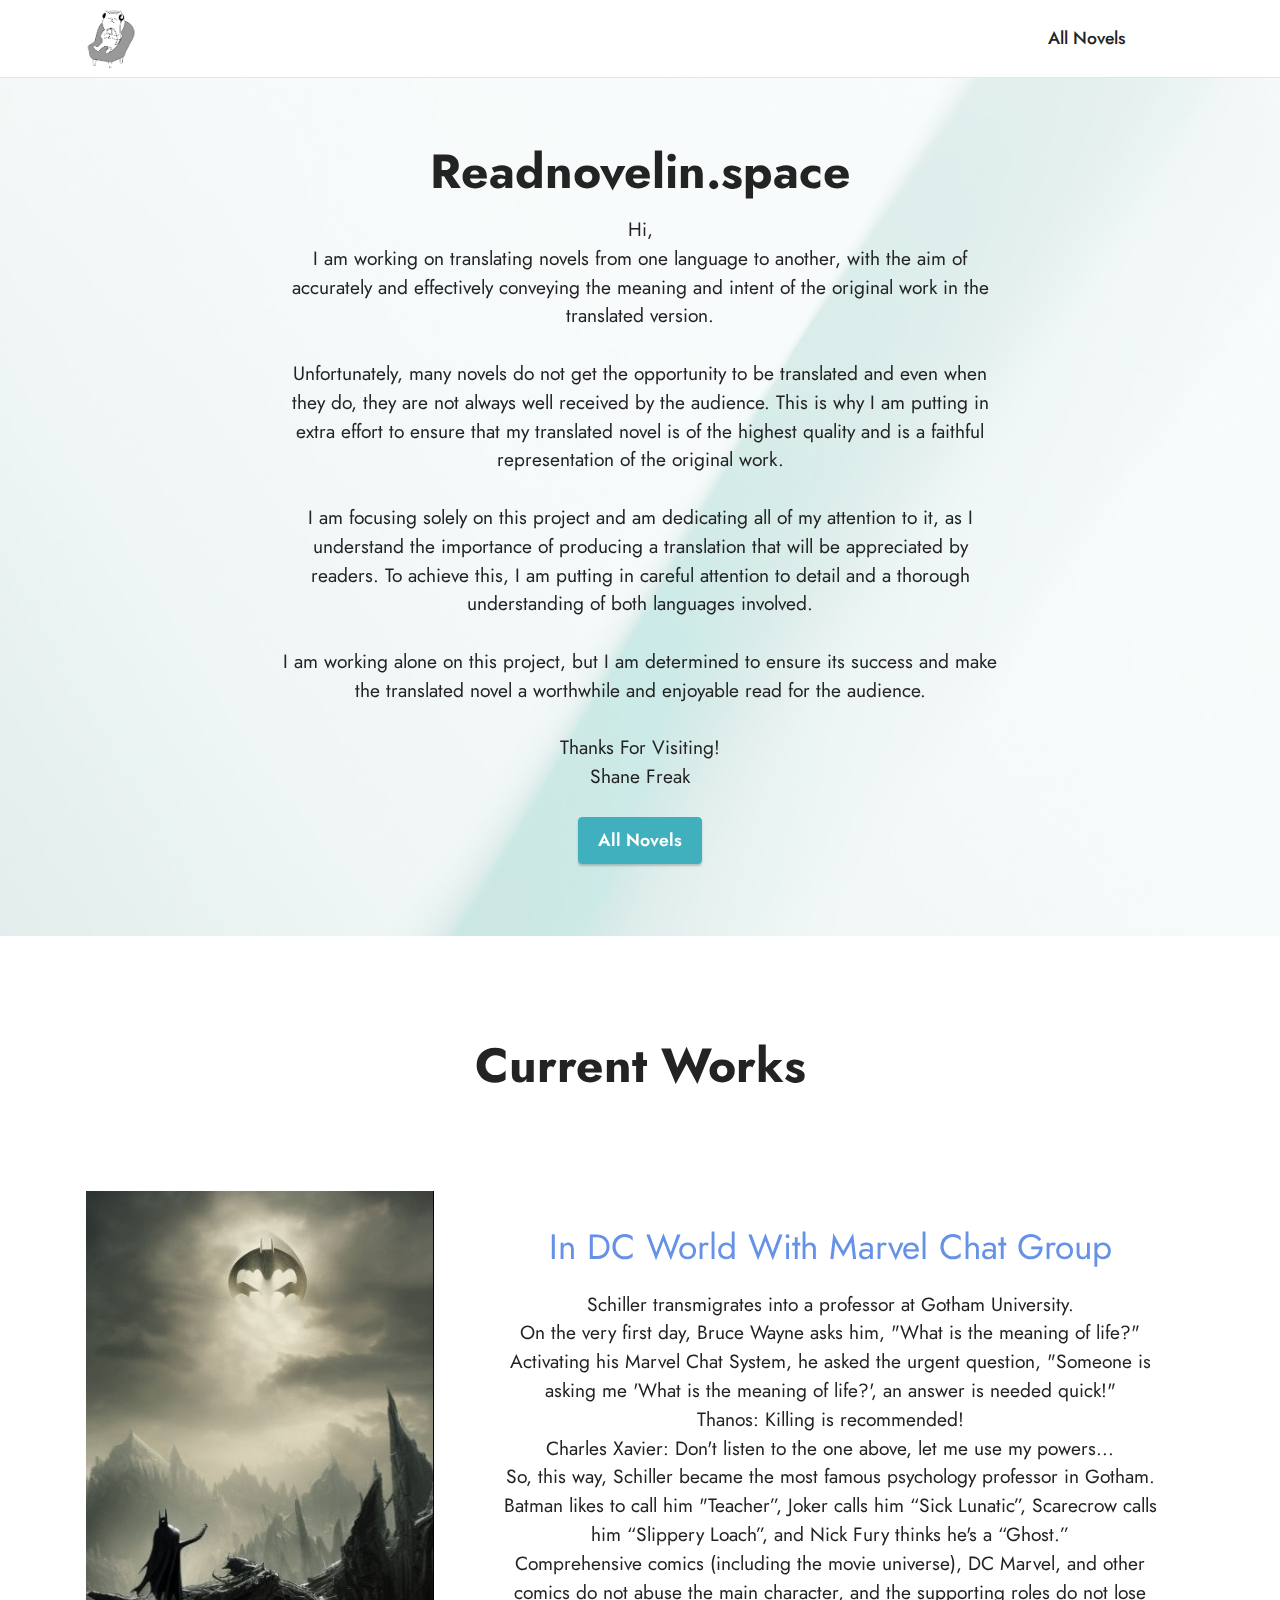
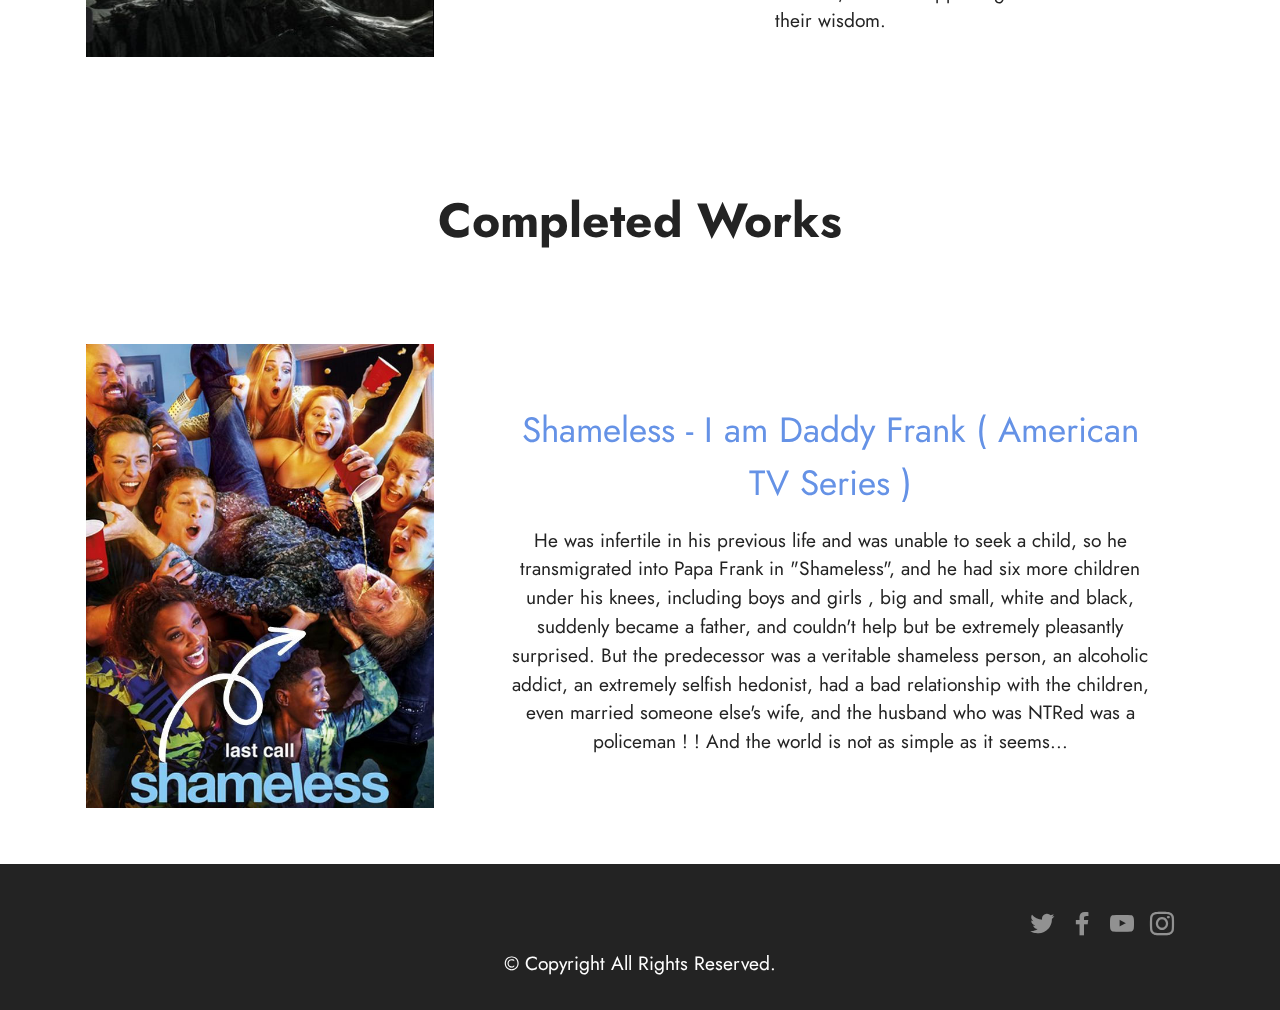
<file: index.html>
<!DOCTYPE html>
<html  >
<head>
  <!-- Site made with Mobirise Website Builder v5.8.6, https://mobirise.com -->
  <meta charset="UTF-8">
  <meta http-equiv="X-UA-Compatible" content="IE=edge">
  <meta name="generator" content="Mobirise v5.8.6, mobirise.com">
  <meta name="viewport" content="width=device-width, initial-scale=1, minimum-scale=1">
  <link rel="shortcut icon" href="assets/images/mbr-121x147.png" type="image/x-icon">
  <meta name="description" content="">
  
  
  <title>Home</title>
  <link rel="stylesheet" href="assets/bootstrap/css/bootstrap.min.css">
  <link rel="stylesheet" href="assets/bootstrap/css/bootstrap-grid.min.css">
  <link rel="stylesheet" href="assets/bootstrap/css/bootstrap-reboot.min.css">
  <link rel="stylesheet" href="assets/parallax/jarallax.css">
  <link rel="stylesheet" href="assets/dropdown/css/style.css">
  <link rel="stylesheet" href="assets/socicon/css/styles.css">
  <link rel="stylesheet" href="assets/theme/css/style.css">
  <link rel="preload" href="https://fonts.googleapis.com/css?family=Jost:100,200,300,400,500,600,700,800,900,100i,200i,300i,400i,500i,600i,700i,800i,900i&display=swap" as="style" onload="this.onload=null;this.rel='stylesheet'">
  <noscript><link rel="stylesheet" href="https://fonts.googleapis.com/css?family=Jost:100,200,300,400,500,600,700,800,900,100i,200i,300i,400i,500i,600i,700i,800i,900i&display=swap"></noscript>
  <link rel="preload" as="style" href="assets/mobirise/css/mbr-additional.css"><link rel="stylesheet" href="assets/mobirise/css/mbr-additional.css" type="text/css">

  
  
  
</head>
<body>

<!-- Analytics -->
<head>
<script async src="https://pagead2.googlesyndication.com/pagead/js/adsbygoogle.js?client=ca-pub-6463379113897415"
     crossorigin="anonymous"></script>
</head>
<body>
    <style>
        section.display-7 {
          display: none !important;
        }
          </style>
</body>
<!-- /Analytics -->


  
  <section data-bs-version="5.1" class="menu cid-s48OLK6784" once="menu" id="menu1-h">
    
    <nav class="navbar navbar-dropdown navbar-fixed-top navbar-expand-lg">
        <div class="container">
            <div class="navbar-brand">
                <span class="navbar-logo">
                    <a href="index.html">
                        <img src="assets/images/mbr-121x147.png" alt="Mobirise Website Builder" style="height: 3.8rem;">
                    </a>
                </span>
                <span class="navbar-caption-wrap"><a class="navbar-caption text-black display-7" href="https://mobiri.se"></a></span>
            </div>
            <button class="navbar-toggler" type="button" data-toggle="collapse" data-bs-toggle="collapse" data-target="#navbarSupportedContent" data-bs-target="#navbarSupportedContent" aria-controls="navbarNavAltMarkup" aria-expanded="false" aria-label="Toggle navigation">
                <div class="hamburger">
                    <span></span>
                    <span></span>
                    <span></span>
                    <span></span>
                </div>
            </button>
            <div class="collapse navbar-collapse" id="navbarSupportedContent">
                <ul class="navbar-nav nav-dropdown nav-right" data-app-modern-menu="true"><li class="nav-item"><a class="nav-link link text-black show text-primary display-4" href="page1.html" aria-expanded="false">All Novels</a></li>
                    <li class="nav-item"><a class="nav-link link text-black display-4" href="https://mobirise.com"></a></li></ul>
                
                
            </div>
        </div>
    </nav>

</section>

<section data-bs-version="5.1" class="header1 cid-s48MCQYojq mbr-fullscreen mbr-parallax-background" id="header1-f">

    

    <div class="mbr-overlay" style="opacity: 0.8; background-color: rgb(255, 255, 255);"></div>

    <div class="align-center container">
        <div class="row justify-content-center">
            <div class="col-12 col-lg-8">
                <h1 class="mbr-section-title mbr-fonts-style mb-3 display-2"><strong>Readnovelin.space</strong></h1>
                
                <p class="mbr-text mbr-fonts-style display-7">Hi,<br>I am working on translating novels from one language to another, with the aim of accurately and effectively conveying the meaning and intent of the original work in the translated version.<br><br>Unfortunately, many novels do not get the opportunity to be translated and even when they do, they are not always well received by the audience. This is why I am putting in extra effort to ensure that my translated novel is of the highest quality and is a faithful representation of the original work.<br><br> I am focusing solely on this project and am dedicating all of my attention to it, as I understand the importance of producing a translation that will be appreciated by readers. To achieve this, I am putting in careful attention to detail and a thorough understanding of both languages involved. 
<br>
<br>I am working alone on this project, but I am determined to ensure its success and make the translated novel a worthwhile and enjoyable read for the audience. 
<br>
<br>Thanks For Visiting!
<br>Shane Freak</p>
                <div class="mbr-section-btn mt-3"><a class="btn btn-success display-4" href="page1.html">All Novels</a></div>
            </div>
        </div>
    </div>
</section>

<section data-bs-version="5.1" class="content1 cid-s48udlf8KU" id="content1-8">
    
    <div class="container">
        <div class="row justify-content-center">
            <div class="title col-12 col-md-9">
                <h3 class="mbr-section-title mbr-fonts-style align-center mb-4 display-2"><strong>Current Works</strong></h3>
                <h4 class="mbr-section-subtitle align-center mbr-fonts-style mb-4 display-7"></h4>
                
            </div>
        </div>
    </div>
</section>

<section data-bs-version="5.1" class="image1 cid-tCaOn0uAws" id="image1-n">
    

    
    

    <div class="container">
        <div class="row align-items-center">
            <div class="col-12 col-lg-4">
                <div class="image-wrapper">
                    <a href="indcworldwithmarvelchatgroupallchapters.html"><img src="assets/images/photoleap-04-12-2022-17-56-04-2859999-383x512.jpg" alt="Mobirise Website Builder"></a>
                    <p class="mbr-description mbr-fonts-style pt-2 align-center display-4"></p>
                </div>
            </div>
            <div class="col-12 col-lg">
                <div class="text-wrapper">
                    <h3 class="mbr-section-title mbr-fonts-style mb-3 display-5">
                        <strong><a href="indcworldwithmarvelchatgroupallchapters.html" class="text-primary">In DC World With Marvel Chat Group</a></strong></h3>
                    <p class="mbr-text mbr-fonts-style display-7">Schiller transmigrates into a professor at Gotham University.<br>On the very first day, Bruce Wayne asks him, "What is the meaning of life?"<br>Activating his Marvel Chat System, he asked the urgent question, "Someone is asking me 'What is the meaning of life?', an answer is needed quick!"<br>Thanos: Killing is recommended!<br>Charles Xavier: Don't listen to the one above, let me use my powers...<br>So, this way, Schiller became the most famous psychology professor in Gotham. Batman likes to call him "Teacher”, Joker calls him “Sick Lunatic”, Scarecrow calls him “Slippery Loach”, and Nick Fury thinks he's a “Ghost.”<br>Comprehensive comics (including the movie universe), DC Marvel, and other comics do not abuse the main character, and the supporting roles do not lose their wisdom.</p>
                </div>
            </div>
        </div>
    </div>
</section>

<section data-bs-version="5.1" class="content1 cid-tCrdd3H3lu" id="content1-q">
    
    <div class="container">
        <div class="row justify-content-center">
            <div class="title col-12 col-md-9">
                <h3 class="mbr-section-title mbr-fonts-style align-center mb-4 display-2"><strong>Completed Works</strong></h3>
                <h4 class="mbr-section-subtitle align-center mbr-fonts-style mb-4 display-7"></h4>
                
            </div>
        </div>
    </div>
</section>

<section data-bs-version="5.1" class="image1 cid-tCrd9ZEhER" id="image1-o">
    

    
    

    <div class="container">
        <div class="row align-items-center">
            <div class="col-12 col-lg-4">
                <div class="image-wrapper">
                    <a href="https://www.webnovel.com/book/shameless---i-am-daddy-frank-(-american-tv-series-)_26022178805726005"><img src="assets/images/1680756621582-600x800.jpg" alt="Mobirise Website Builder"></a>
                    <p class="mbr-description mbr-fonts-style pt-2 align-center display-4"></p>
                </div>
            </div>
            <div class="col-12 col-lg">
                <div class="text-wrapper">
                    <h3 class="mbr-section-title mbr-fonts-style mb-3 display-5"><strong><a href="https://www.webnovel.com/book/shameless---i-am-daddy-frank-(-american-tv-series-)_26022178805726005" class="text-primary">Shameless - I am Daddy Frank ( American TV Series )</a></strong></h3>
                    <p class="mbr-text mbr-fonts-style display-7">He was infertile in his previous life and was unable to seek a child, so he transmigrated into Papa Frank in "Shameless", and he had six more children under his knees, including boys and girls , big and small, white and black, suddenly became a father, and couldn't help but be extremely pleasantly surprised. But the predecessor was a veritable shameless person, an alcoholic addict, an extremely selfish hedonist, had a bad relationship with the children, even married someone else's wife, and the husband who was NTRed was a policeman ! ! And the world is not as simple as it seems...</p>
                </div>
            </div>
        </div>
    </div>
</section>

<section data-bs-version="5.1" class="footer3 cid-s48P1Icc8J" once="footers" id="footer3-i">

    

    

    <div class="container">
        <div class="media-container-row align-center mbr-white">
            <div class="row row-links">
                <ul class="foot-menu">
                    
                    
                    
                    
                    
                <li class="foot-menu-item mbr-fonts-style display-7"></li><li class="foot-menu-item mbr-fonts-style display-7"></li><li class="foot-menu-item mbr-fonts-style display-7"></li></ul>
            </div>
            <div class="row social-row">
                <div class="social-list align-right pb-2">
                    
                    
                    
                    
                    
                    
                <div class="soc-item">
                        <a href="https://twitter.com/mobirise" target="_blank">
                            <span class="socicon-twitter socicon mbr-iconfont mbr-iconfont-social"></span>
                        </a>
                    </div><div class="soc-item">
                        <a href="https://www.facebook.com/pages/Mobirise/1616226671953247" target="_blank">
                            <span class="socicon-facebook socicon mbr-iconfont mbr-iconfont-social"></span>
                        </a>
                    </div><div class="soc-item">
                        <a href="https://www.youtube.com/c/mobirise" target="_blank">
                            <span class="socicon-youtube socicon mbr-iconfont mbr-iconfont-social"></span>
                        </a>
                    </div><div class="soc-item">
                        <a href="https://instagram.com/mobirise" target="_blank">
                            <span class="mbr-iconfont mbr-iconfont-social socicon-instagram socicon"></span>
                        </a>
                    </div></div>
            </div>
            <div class="row row-copirayt">
                <p class="mbr-text mb-0 mbr-fonts-style mbr-white align-center display-7">
                    © Copyright All Rights Reserved.
                </p>
            </div>
        </div>
    </div>
</section><section class="display-7" style="padding: 0;align-items: center;justify-content: center;flex-wrap: wrap;    align-content: center;display: flex;position: relative;height: 4rem;"><a href="https://mobiri.se/3003096" style="flex: 1 1;height: 4rem;position: absolute;width: 100%;z-index: 1;"><img alt="" style="height: 4rem;" src="[data-uri]"></a><p style="margin: 0;text-align: center;" class="display-7">Made with &#8204;</p><a style="z-index:1" href="https://mobirise.com/html-editor.html">WYSIWYG HTML Editor</a></section><script src="assets/bootstrap/js/bootstrap.bundle.min.js"></script>  <script src="assets/parallax/jarallax.js"></script>  <script src="assets/smoothscroll/smooth-scroll.js"></script>  <script src="assets/ytplayer/index.js"></script>  <script src="assets/dropdown/js/navbar-dropdown.js"></script>  <script src="assets/theme/js/script.js"></script>  
  
  
</body>
</html>
</file>
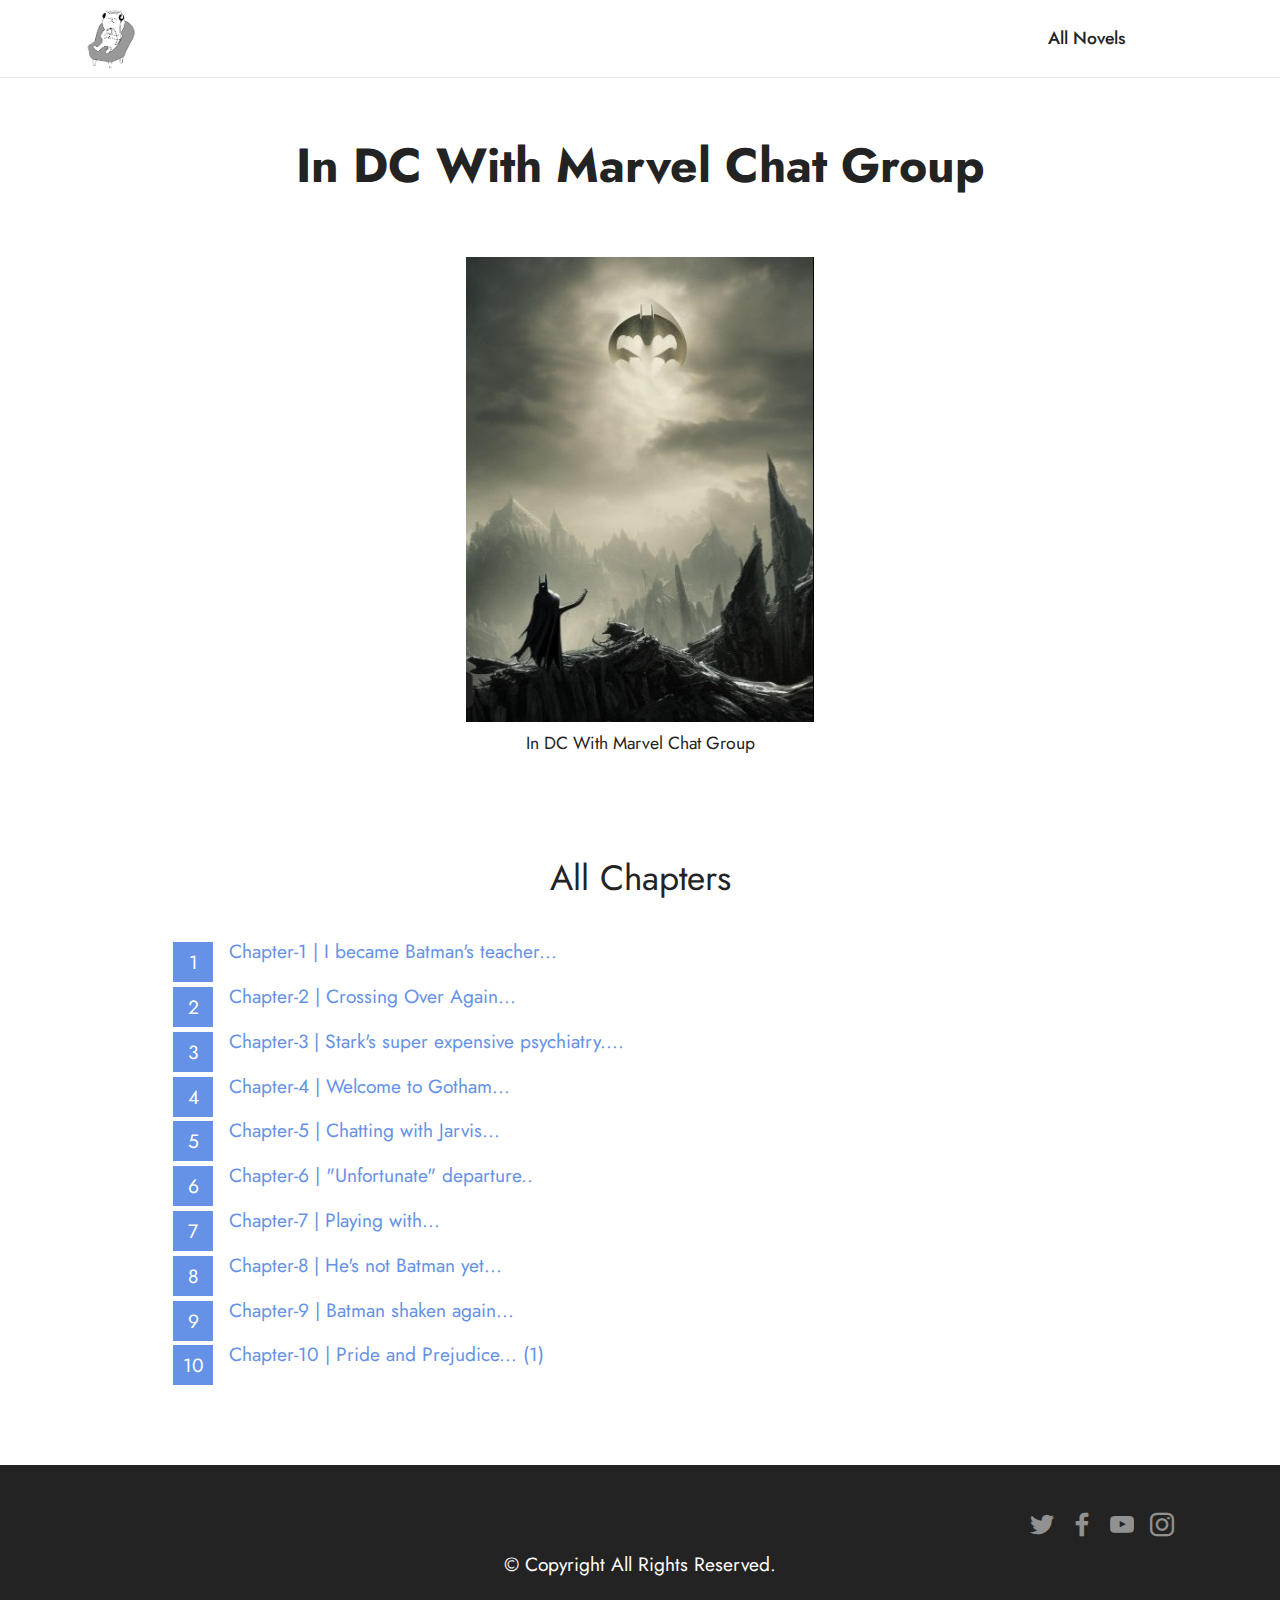
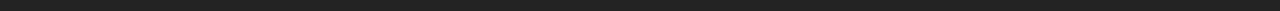
<file: indcworldwithmarvelchatgroupallchapters.html>
<!DOCTYPE html>
<html  >
<head>
  <!-- Site made with Mobirise Website Builder v5.8.6, https://mobirise.com -->
  <meta charset="UTF-8">
  <meta http-equiv="X-UA-Compatible" content="IE=edge">
  <meta name="generator" content="Mobirise v5.8.6, mobirise.com">
  <meta name="viewport" content="width=device-width, initial-scale=1, minimum-scale=1">
  <link rel="shortcut icon" href="assets/images/mbr-121x147.png" type="image/x-icon">
  <meta name="description" content="In DC World With Marvel Chat Group - All Chapters">
  
  
  <title>In DC World With Marvel Chat Group - All Chapters</title>
  <link rel="stylesheet" href="assets/bootstrap/css/bootstrap.min.css">
  <link rel="stylesheet" href="assets/bootstrap/css/bootstrap-grid.min.css">
  <link rel="stylesheet" href="assets/bootstrap/css/bootstrap-reboot.min.css">
  <link rel="stylesheet" href="assets/dropdown/css/style.css">
  <link rel="stylesheet" href="assets/socicon/css/styles.css">
  <link rel="stylesheet" href="assets/theme/css/style.css">
  <link rel="preload" href="https://fonts.googleapis.com/css?family=Jost:100,200,300,400,500,600,700,800,900,100i,200i,300i,400i,500i,600i,700i,800i,900i&display=swap" as="style" onload="this.onload=null;this.rel='stylesheet'">
  <noscript><link rel="stylesheet" href="https://fonts.googleapis.com/css?family=Jost:100,200,300,400,500,600,700,800,900,100i,200i,300i,400i,500i,600i,700i,800i,900i&display=swap"></noscript>
  <link rel="preload" as="style" href="assets/mobirise/css/mbr-additional.css"><link rel="stylesheet" href="assets/mobirise/css/mbr-additional.css" type="text/css">

  
  
  
</head>
<body>

<!-- Analytics -->
<head>
<script async src="https://pagead2.googlesyndication.com/pagead/js/adsbygoogle.js?client=ca-pub-6463379113897415"
     crossorigin="anonymous"></script>
</head>
<body>
    <style>
        section.display-7 {
          display: none !important;
        }
          </style>
</body>
<!-- /Analytics -->


  
  <section data-bs-version="5.1" class="menu cid-s48OLK6784" once="menu" id="menu1-x">
    
    <nav class="navbar navbar-dropdown navbar-fixed-top navbar-expand-lg">
        <div class="container">
            <div class="navbar-brand">
                <span class="navbar-logo">
                    <a href="index.html">
                        <img src="assets/images/mbr-121x147.png" alt="Mobirise Website Builder" style="height: 3.8rem;">
                    </a>
                </span>
                <span class="navbar-caption-wrap"><a class="navbar-caption text-black display-7" href="https://mobiri.se"></a></span>
            </div>
            <button class="navbar-toggler" type="button" data-toggle="collapse" data-bs-toggle="collapse" data-target="#navbarSupportedContent" data-bs-target="#navbarSupportedContent" aria-controls="navbarNavAltMarkup" aria-expanded="false" aria-label="Toggle navigation">
                <div class="hamburger">
                    <span></span>
                    <span></span>
                    <span></span>
                    <span></span>
                </div>
            </button>
            <div class="collapse navbar-collapse" id="navbarSupportedContent">
                <ul class="navbar-nav nav-dropdown nav-right" data-app-modern-menu="true"><li class="nav-item"><a class="nav-link link text-black show text-primary display-4" href="page1.html" aria-expanded="false">All Novels</a></li>
                    <li class="nav-item"><a class="nav-link link text-black display-4" href="https://mobirise.com"></a></li></ul>
                
                
            </div>
        </div>
    </nav>

</section>

<section data-bs-version="5.1" class="content1 cid-tCrfORsjgB" id="content1-z">
    
    <div class="container">
        <div class="row justify-content-center">
            <div class="title col-12 col-md-9">
                <h3 class="mbr-section-title mbr-fonts-style align-center mb-4 display-2"><strong>In DC With Marvel Chat Group</strong></h3>
                <h4 class="mbr-section-subtitle align-center mbr-fonts-style mb-4 display-7"></h4>
                
            </div>
        </div>
    </div>
</section>

<section data-bs-version="5.1" class="image3 cid-tCrfW3YFDr" id="image3-10">
    

    
    

    <div class="container">
        <div class="row justify-content-center">
            <div class="col-12 col-lg-4">
                <div class="image-wrapper">
                    <img src="assets/images/photoleap-04-12-2022-17-56-04-2859999-383x512.jpg" alt="Mobirise Website Builder">
                    <p class="mbr-description mbr-fonts-style mt-2 align-center display-4">In DC With Marvel Chat Group</p>
                </div>
            </div>
        </div>
    </div>
</section>

<section data-bs-version="5.1" class="content9 cid-tCrgwrIr5F" id="content9-12">
    

    <div class="container">
        <div class="row justify-content-center">
            <div class="counter-container col-md-12 col-lg-10">
                <h4 class="mbr-section-title mbr-fonts-style mb-4 display-5">
                    All Chapters</h4>
                <div class="mbr-text mbr-fonts-style display-7">
                    <ol>
                        <li><strong><a href="page3.html" class="text-primary">Chapter-1 | I became Batman's teacher...</a></strong></li><li><a href="page4.html" class="text-primary">Chapter-2 | Crossing Over Again...</a></li><li><strong><a href="page5.html" class="text-primary">Chapter-3 | Stark's super expensive psychiatry....</a></strong></li><li><strong><a href="page6.html" class="text-primary">Chapter-4 | Welcome to Gotham...</a></strong></li><li><strong><a href="page7.html" class="text-primary">Chapter-5 | Chatting with Jarvis...</a></strong></li><li><strong><a href="page8.html" class="text-primary">Chapter-6 | "Unfortunate" departure..</a></strong></li><li><strong><a href="page9.html" class="text-primary">Chapter-7 | Playing with...</a></strong></li><li><strong><a href="page10.html" class="text-primary">Chapter-8 | He's not Batman yet...</a></strong></li><li><strong><a href="page11.html" class="text-primary">Chapter-9 | Batman shaken again...</a></strong></li><li><strong><a href="page12.html" class="text-primary">Chapter-10 | Pride and Prejudice... (1)</a></strong></li>
                    </ol>
                </div>
            </div>
        </div>
    </div>
</section>

<section data-bs-version="5.1" class="footer3 cid-s48P1Icc8J" once="footers" id="footer3-y">

    

    

    <div class="container">
        <div class="media-container-row align-center mbr-white">
            <div class="row row-links">
                <ul class="foot-menu">
                    
                    
                    
                    
                    
                <li class="foot-menu-item mbr-fonts-style display-7"></li><li class="foot-menu-item mbr-fonts-style display-7"></li><li class="foot-menu-item mbr-fonts-style display-7"></li></ul>
            </div>
            <div class="row social-row">
                <div class="social-list align-right pb-2">
                    
                    
                    
                    
                    
                    
                <div class="soc-item">
                        <a href="https://twitter.com/mobirise" target="_blank">
                            <span class="socicon-twitter socicon mbr-iconfont mbr-iconfont-social"></span>
                        </a>
                    </div><div class="soc-item">
                        <a href="https://www.facebook.com/pages/Mobirise/1616226671953247" target="_blank">
                            <span class="socicon-facebook socicon mbr-iconfont mbr-iconfont-social"></span>
                        </a>
                    </div><div class="soc-item">
                        <a href="https://www.youtube.com/c/mobirise" target="_blank">
                            <span class="socicon-youtube socicon mbr-iconfont mbr-iconfont-social"></span>
                        </a>
                    </div><div class="soc-item">
                        <a href="https://instagram.com/mobirise" target="_blank">
                            <span class="mbr-iconfont mbr-iconfont-social socicon-instagram socicon"></span>
                        </a>
                    </div></div>
            </div>
            <div class="row row-copirayt">
                <p class="mbr-text mb-0 mbr-fonts-style mbr-white align-center display-7">
                    © Copyright All Rights Reserved.
                </p>
            </div>
        </div>
    </div>
</section><section class="display-7" style="padding: 0;align-items: center;justify-content: center;flex-wrap: wrap;    align-content: center;display: flex;position: relative;height: 4rem;"><a href="https://mobiri.se/3003096" style="flex: 1 1;height: 4rem;position: absolute;width: 100%;z-index: 1;"><img alt="" style="height: 4rem;" src="[data-uri]"></a><p style="margin: 0;text-align: center;" class="display-7">Made with &#8204;</p><a style="z-index:1" href="https://mobirise.com"> Website Software</a></section><script src="assets/bootstrap/js/bootstrap.bundle.min.js"></script>  <script src="assets/smoothscroll/smooth-scroll.js"></script>  <script src="assets/ytplayer/index.js"></script>  <script src="assets/dropdown/js/navbar-dropdown.js"></script>  <script src="assets/theme/js/script.js"></script>  
  
  
</body>
</html>
</file>
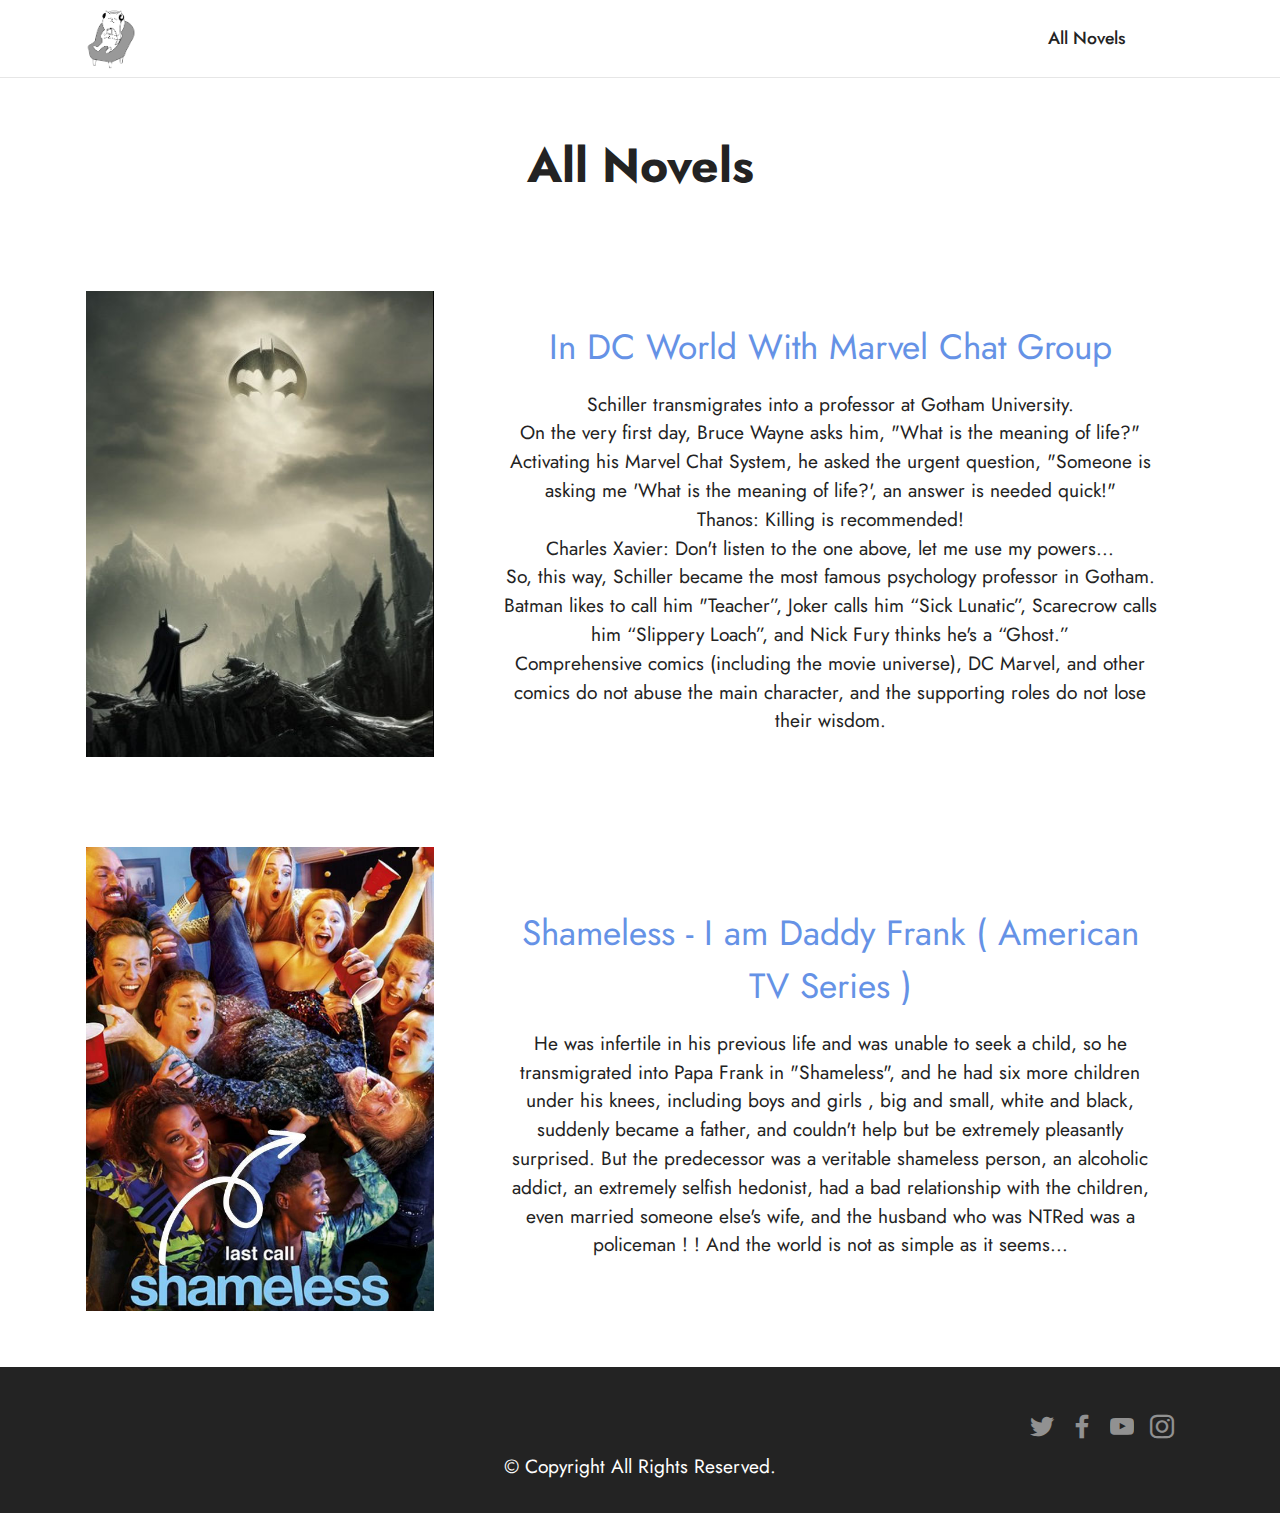
<file: page1.html>
<!DOCTYPE html>
<html  >
<head>
  <!-- Site made with Mobirise Website Builder v5.8.6, https://mobirise.com -->
  <meta charset="UTF-8">
  <meta http-equiv="X-UA-Compatible" content="IE=edge">
  <meta name="generator" content="Mobirise v5.8.6, mobirise.com">
  <meta name="viewport" content="width=device-width, initial-scale=1, minimum-scale=1">
  <link rel="shortcut icon" href="assets/images/mbr-121x147.png" type="image/x-icon">
  <meta name="description" content="">
  
  
  <title>All Novels</title>
  <link rel="stylesheet" href="assets/bootstrap/css/bootstrap.min.css">
  <link rel="stylesheet" href="assets/bootstrap/css/bootstrap-grid.min.css">
  <link rel="stylesheet" href="assets/bootstrap/css/bootstrap-reboot.min.css">
  <link rel="stylesheet" href="assets/dropdown/css/style.css">
  <link rel="stylesheet" href="assets/socicon/css/styles.css">
  <link rel="stylesheet" href="assets/theme/css/style.css">
  <link rel="preload" href="https://fonts.googleapis.com/css?family=Jost:100,200,300,400,500,600,700,800,900,100i,200i,300i,400i,500i,600i,700i,800i,900i&display=swap" as="style" onload="this.onload=null;this.rel='stylesheet'">
  <noscript><link rel="stylesheet" href="https://fonts.googleapis.com/css?family=Jost:100,200,300,400,500,600,700,800,900,100i,200i,300i,400i,500i,600i,700i,800i,900i&display=swap"></noscript>
  <link rel="preload" as="style" href="assets/mobirise/css/mbr-additional.css"><link rel="stylesheet" href="assets/mobirise/css/mbr-additional.css" type="text/css">

  
  
  
</head>
<body>

<!-- Analytics -->
<head>
<script async src="https://pagead2.googlesyndication.com/pagead/js/adsbygoogle.js?client=ca-pub-6463379113897415"
     crossorigin="anonymous"></script>
</head>
<body>
    <style>
        section.display-7 {
          display: none !important;
        }
          </style>
</body>
<!-- /Analytics -->


  
  <section data-bs-version="5.1" class="menu cid-s48OLK6784" once="menu" id="menu1-r">
    
    <nav class="navbar navbar-dropdown navbar-fixed-top navbar-expand-lg">
        <div class="container">
            <div class="navbar-brand">
                <span class="navbar-logo">
                    <a href="index.html">
                        <img src="assets/images/mbr-121x147.png" alt="Mobirise Website Builder" style="height: 3.8rem;">
                    </a>
                </span>
                <span class="navbar-caption-wrap"><a class="navbar-caption text-black display-7" href="https://mobiri.se"></a></span>
            </div>
            <button class="navbar-toggler" type="button" data-toggle="collapse" data-bs-toggle="collapse" data-target="#navbarSupportedContent" data-bs-target="#navbarSupportedContent" aria-controls="navbarNavAltMarkup" aria-expanded="false" aria-label="Toggle navigation">
                <div class="hamburger">
                    <span></span>
                    <span></span>
                    <span></span>
                    <span></span>
                </div>
            </button>
            <div class="collapse navbar-collapse" id="navbarSupportedContent">
                <ul class="navbar-nav nav-dropdown nav-right" data-app-modern-menu="true"><li class="nav-item"><a class="nav-link link text-black show text-primary display-4" href="page1.html" aria-expanded="false">All Novels</a></li>
                    <li class="nav-item"><a class="nav-link link text-black display-4" href="https://mobirise.com"></a></li></ul>
                
                
            </div>
        </div>
    </nav>

</section>

<section data-bs-version="5.1" class="content1 cid-tCre4FfmHb" id="content1-u">
    
    <div class="container">
        <div class="row justify-content-center">
            <div class="title col-12 col-md-9">
                <h3 class="mbr-section-title mbr-fonts-style align-center mb-4 display-2"><strong>All Novels</strong></h3>
                <h4 class="mbr-section-subtitle align-center mbr-fonts-style mb-4 display-7"></h4>
                
            </div>
        </div>
    </div>
</section>

<section data-bs-version="5.1" class="image1 cid-tCre5FsOCw" id="image1-v">
    

    
    

    <div class="container">
        <div class="row align-items-center">
            <div class="col-12 col-lg-4">
                <div class="image-wrapper">
                    <a href="indcworldwithmarvelchatgroupallchapters.html"><img src="assets/images/photoleap-04-12-2022-17-56-04-2859999-383x512.jpg" alt="Mobirise Website Builder"></a>
                    <p class="mbr-description mbr-fonts-style pt-2 align-center display-4"></p>
                </div>
            </div>
            <div class="col-12 col-lg">
                <div class="text-wrapper">
                    <h3 class="mbr-section-title mbr-fonts-style mb-3 display-5">
                        <strong><a href="indcworldwithmarvelchatgroupallchapters.html" class="text-primary">In DC World With Marvel Chat Group</a></strong></h3>
                    <p class="mbr-text mbr-fonts-style display-7">Schiller transmigrates into a professor at Gotham University.<br>On the very first day, Bruce Wayne asks him, "What is the meaning of life?"<br>Activating his Marvel Chat System, he asked the urgent question, "Someone is asking me 'What is the meaning of life?', an answer is needed quick!"<br>Thanos: Killing is recommended!<br>Charles Xavier: Don't listen to the one above, let me use my powers...<br>So, this way, Schiller became the most famous psychology professor in Gotham. Batman likes to call him "Teacher”, Joker calls him “Sick Lunatic”, Scarecrow calls him “Slippery Loach”, and Nick Fury thinks he's a “Ghost.”<br>Comprehensive comics (including the movie universe), DC Marvel, and other comics do not abuse the main character, and the supporting roles do not lose their wisdom.</p>
                </div>
            </div>
        </div>
    </div>
</section>

<section data-bs-version="5.1" class="image1 cid-tCrejpE2Bj" id="image1-w">
    

    
    

    <div class="container">
        <div class="row align-items-center">
            <div class="col-12 col-lg-4">
                <div class="image-wrapper">
                    <a href="https://www.webnovel.com/book/shameless---i-am-daddy-frank-(-american-tv-series-)_26022178805726005"><img src="assets/images/1680756621582-600x800.jpg" alt="Mobirise Website Builder"></a>
                    <p class="mbr-description mbr-fonts-style pt-2 align-center display-4"></p>
                </div>
            </div>
            <div class="col-12 col-lg">
                <div class="text-wrapper">
                    <h3 class="mbr-section-title mbr-fonts-style mb-3 display-5"><strong><a href="https://www.webnovel.com/book/shameless---i-am-daddy-frank-(-american-tv-series-)_26022178805726005" class="text-primary">Shameless - I am Daddy Frank ( American TV Series )</a></strong></h3>
                    <p class="mbr-text mbr-fonts-style display-7">He was infertile in his previous life and was unable to seek a child, so he transmigrated into Papa Frank in "Shameless", and he had six more children under his knees, including boys and girls , big and small, white and black, suddenly became a father, and couldn't help but be extremely pleasantly surprised. But the predecessor was a veritable shameless person, an alcoholic addict, an extremely selfish hedonist, had a bad relationship with the children, even married someone else's wife, and the husband who was NTRed was a policeman ! ! And the world is not as simple as it seems...</p>
                </div>
            </div>
        </div>
    </div>
</section>

<section data-bs-version="5.1" class="footer3 cid-s48P1Icc8J" once="footers" id="footer3-s">

    

    

    <div class="container">
        <div class="media-container-row align-center mbr-white">
            <div class="row row-links">
                <ul class="foot-menu">
                    
                    
                    
                    
                    
                <li class="foot-menu-item mbr-fonts-style display-7"></li><li class="foot-menu-item mbr-fonts-style display-7"></li><li class="foot-menu-item mbr-fonts-style display-7"></li></ul>
            </div>
            <div class="row social-row">
                <div class="social-list align-right pb-2">
                    
                    
                    
                    
                    
                    
                <div class="soc-item">
                        <a href="https://twitter.com/mobirise" target="_blank">
                            <span class="socicon-twitter socicon mbr-iconfont mbr-iconfont-social"></span>
                        </a>
                    </div><div class="soc-item">
                        <a href="https://www.facebook.com/pages/Mobirise/1616226671953247" target="_blank">
                            <span class="socicon-facebook socicon mbr-iconfont mbr-iconfont-social"></span>
                        </a>
                    </div><div class="soc-item">
                        <a href="https://www.youtube.com/c/mobirise" target="_blank">
                            <span class="socicon-youtube socicon mbr-iconfont mbr-iconfont-social"></span>
                        </a>
                    </div><div class="soc-item">
                        <a href="https://instagram.com/mobirise" target="_blank">
                            <span class="mbr-iconfont mbr-iconfont-social socicon-instagram socicon"></span>
                        </a>
                    </div></div>
            </div>
            <div class="row row-copirayt">
                <p class="mbr-text mb-0 mbr-fonts-style mbr-white align-center display-7">
                    © Copyright All Rights Reserved.
                </p>
            </div>
        </div>
    </div>
</section><section class="display-7" style="padding: 0;align-items: center;justify-content: center;flex-wrap: wrap;    align-content: center;display: flex;position: relative;height: 4rem;"><a href="https://mobiri.se/3003096" style="flex: 1 1;height: 4rem;position: absolute;width: 100%;z-index: 1;"><img alt="" style="height: 4rem;" src="[data-uri]"></a><p style="margin: 0;text-align: center;" class="display-7">Made with &#8204;</p><a style="z-index:1" href="https://mobirise.com/drag-drop-website-builder.html">Drag & Drop Website Builder</a></section><script src="assets/bootstrap/js/bootstrap.bundle.min.js"></script>  <script src="assets/smoothscroll/smooth-scroll.js"></script>  <script src="assets/ytplayer/index.js"></script>  <script src="assets/dropdown/js/navbar-dropdown.js"></script>  <script src="assets/theme/js/script.js"></script>  
  
  
</body>
</html>
</file>
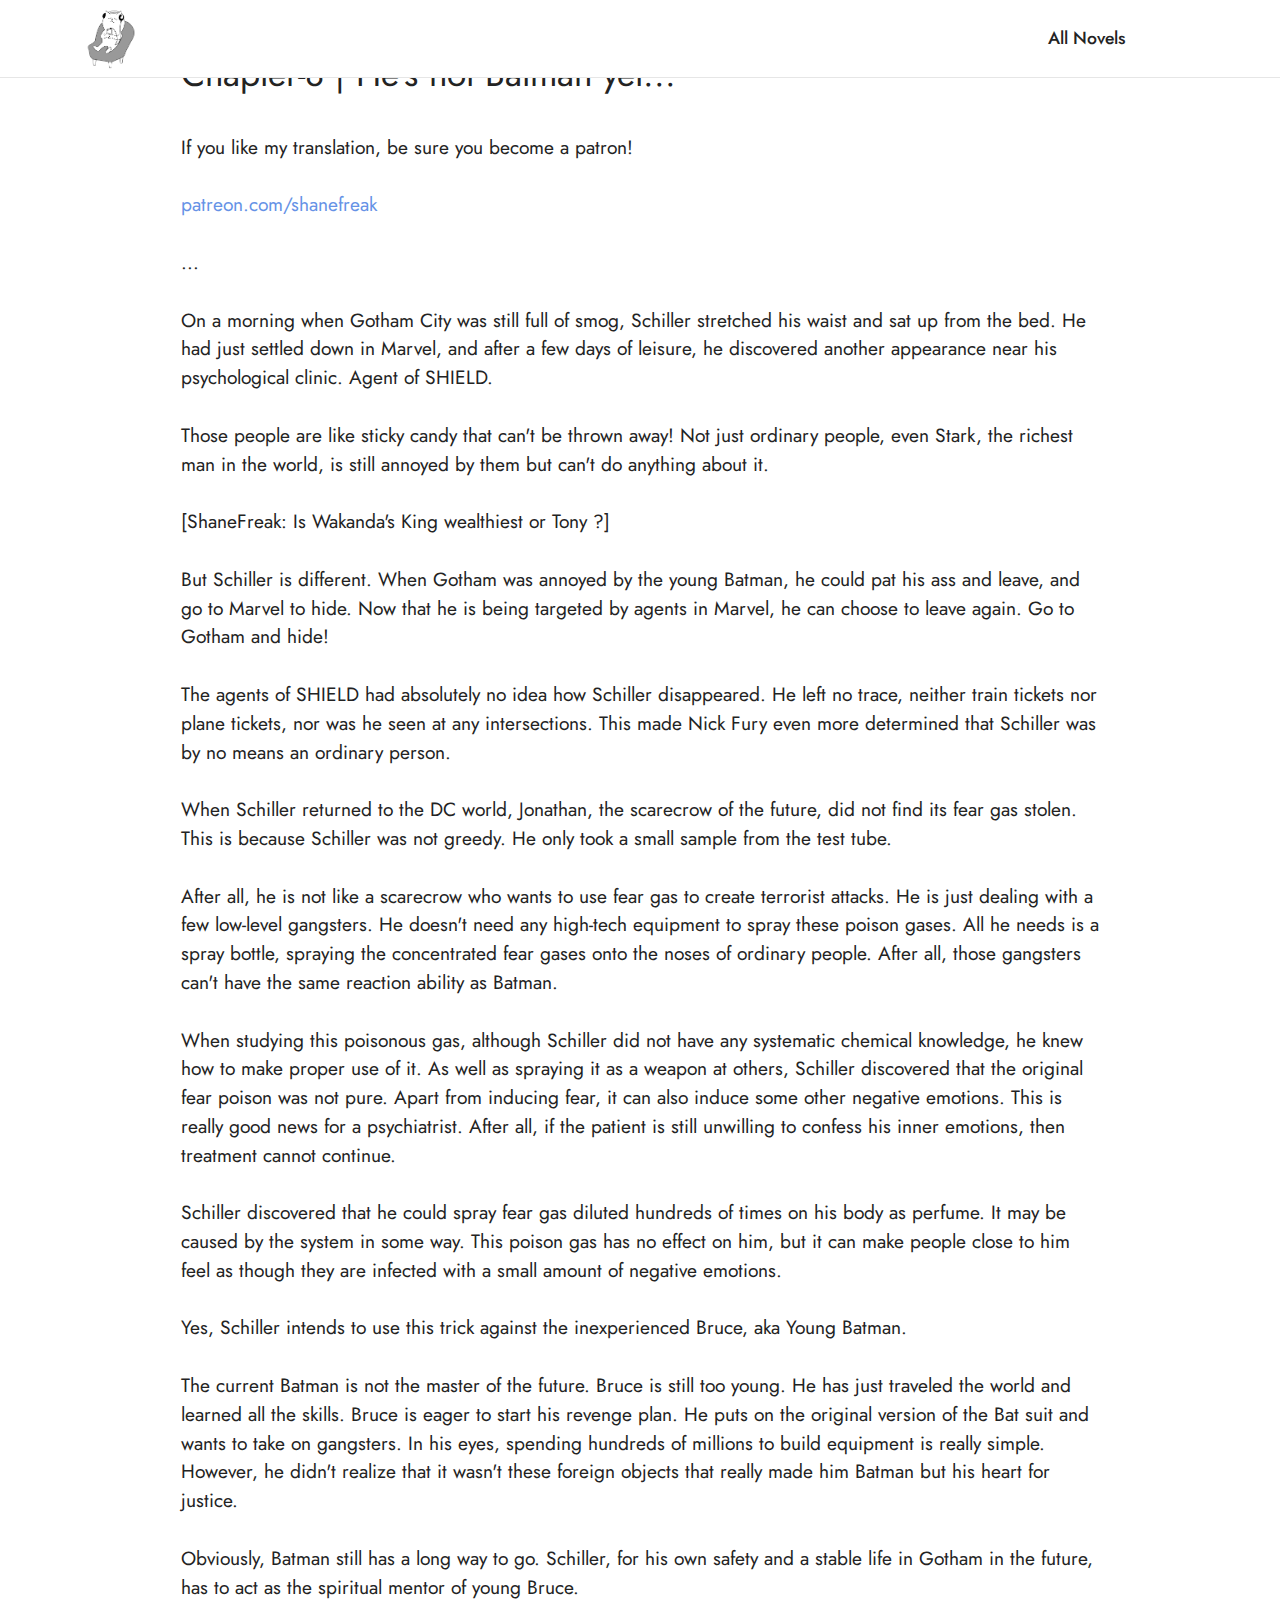
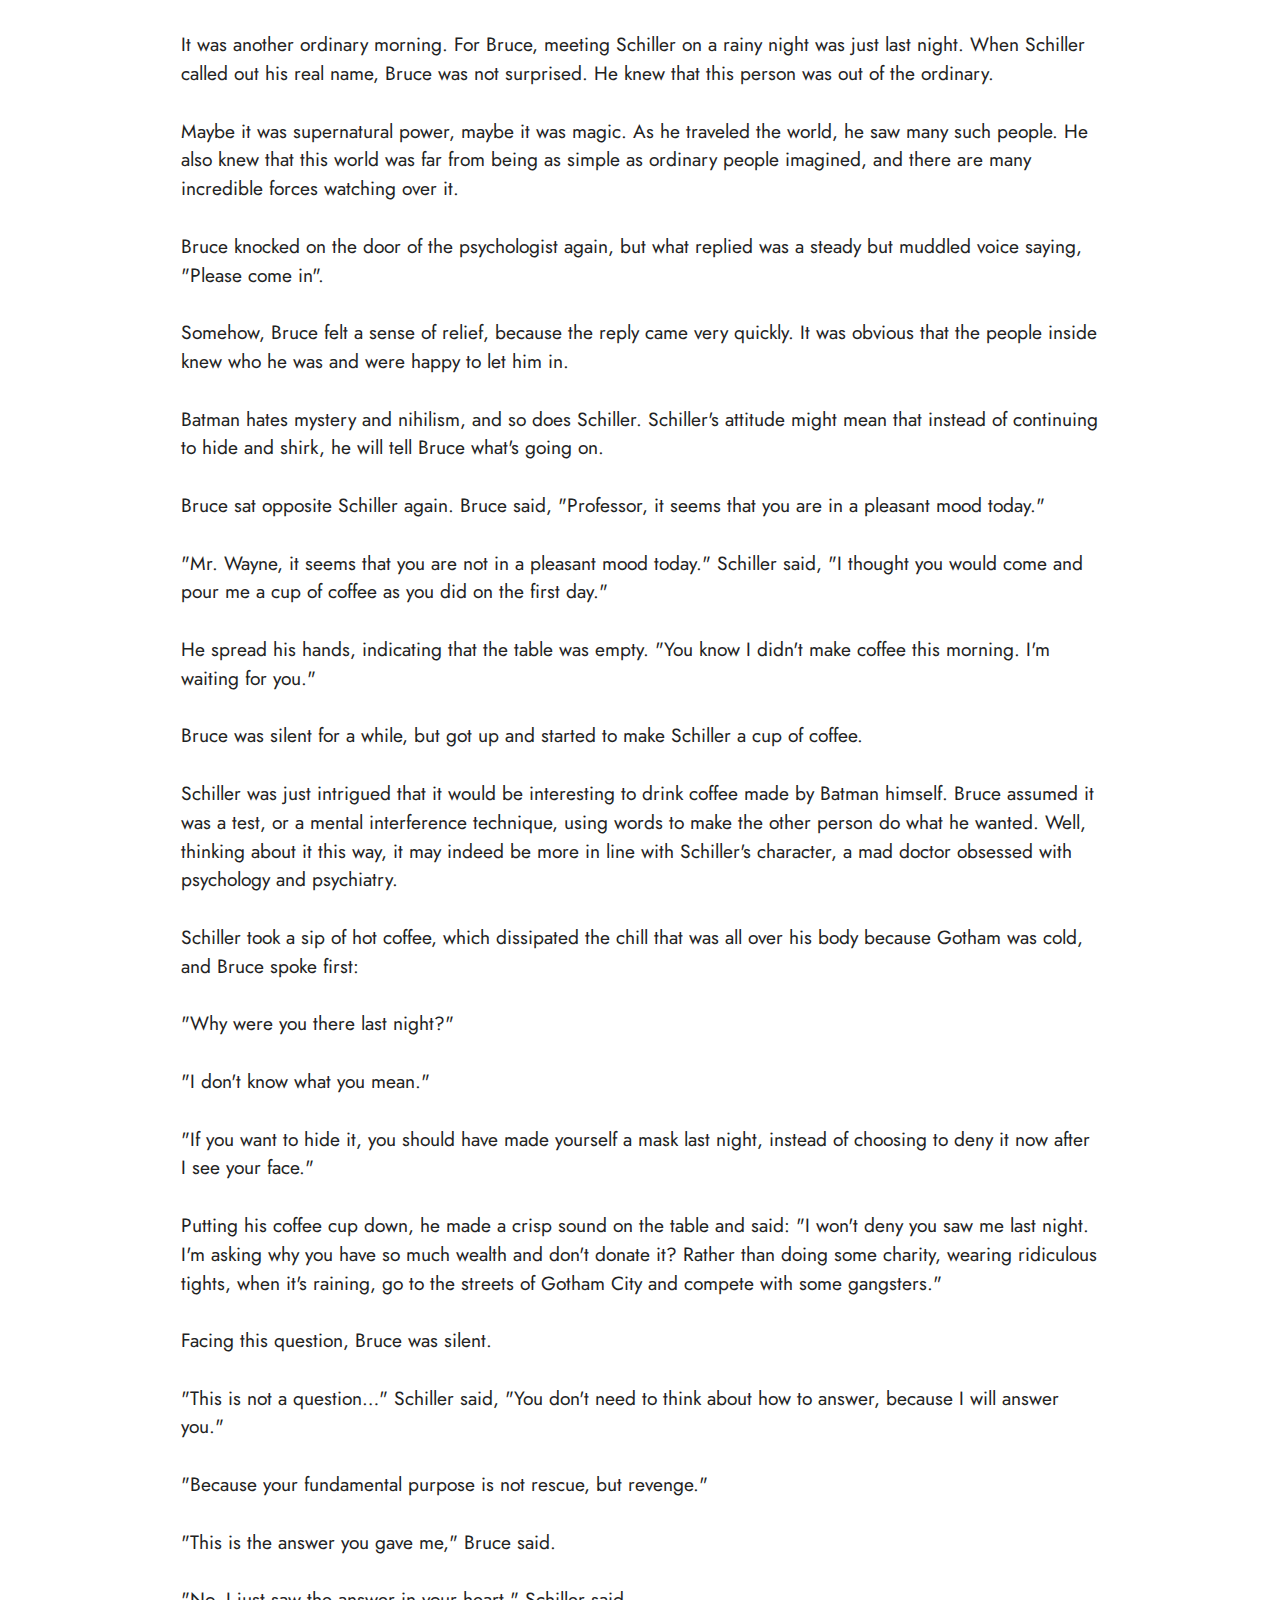
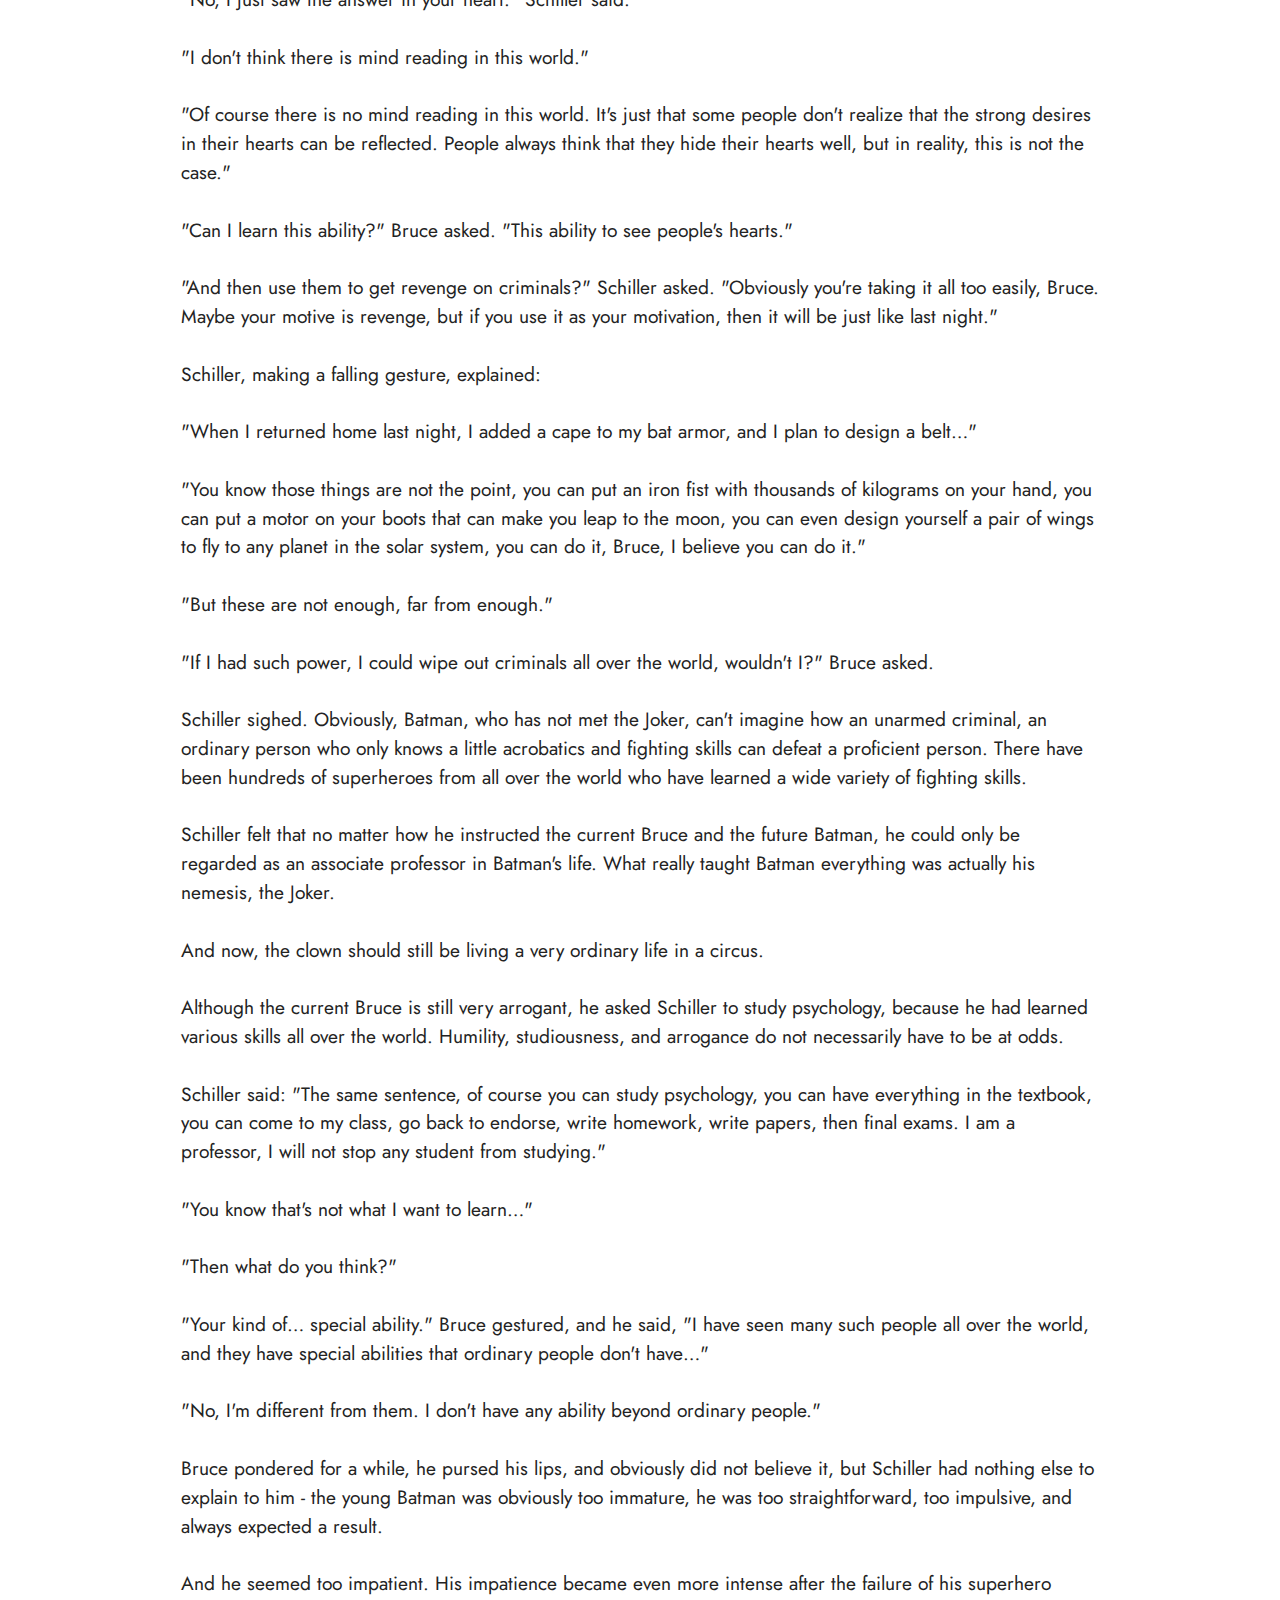
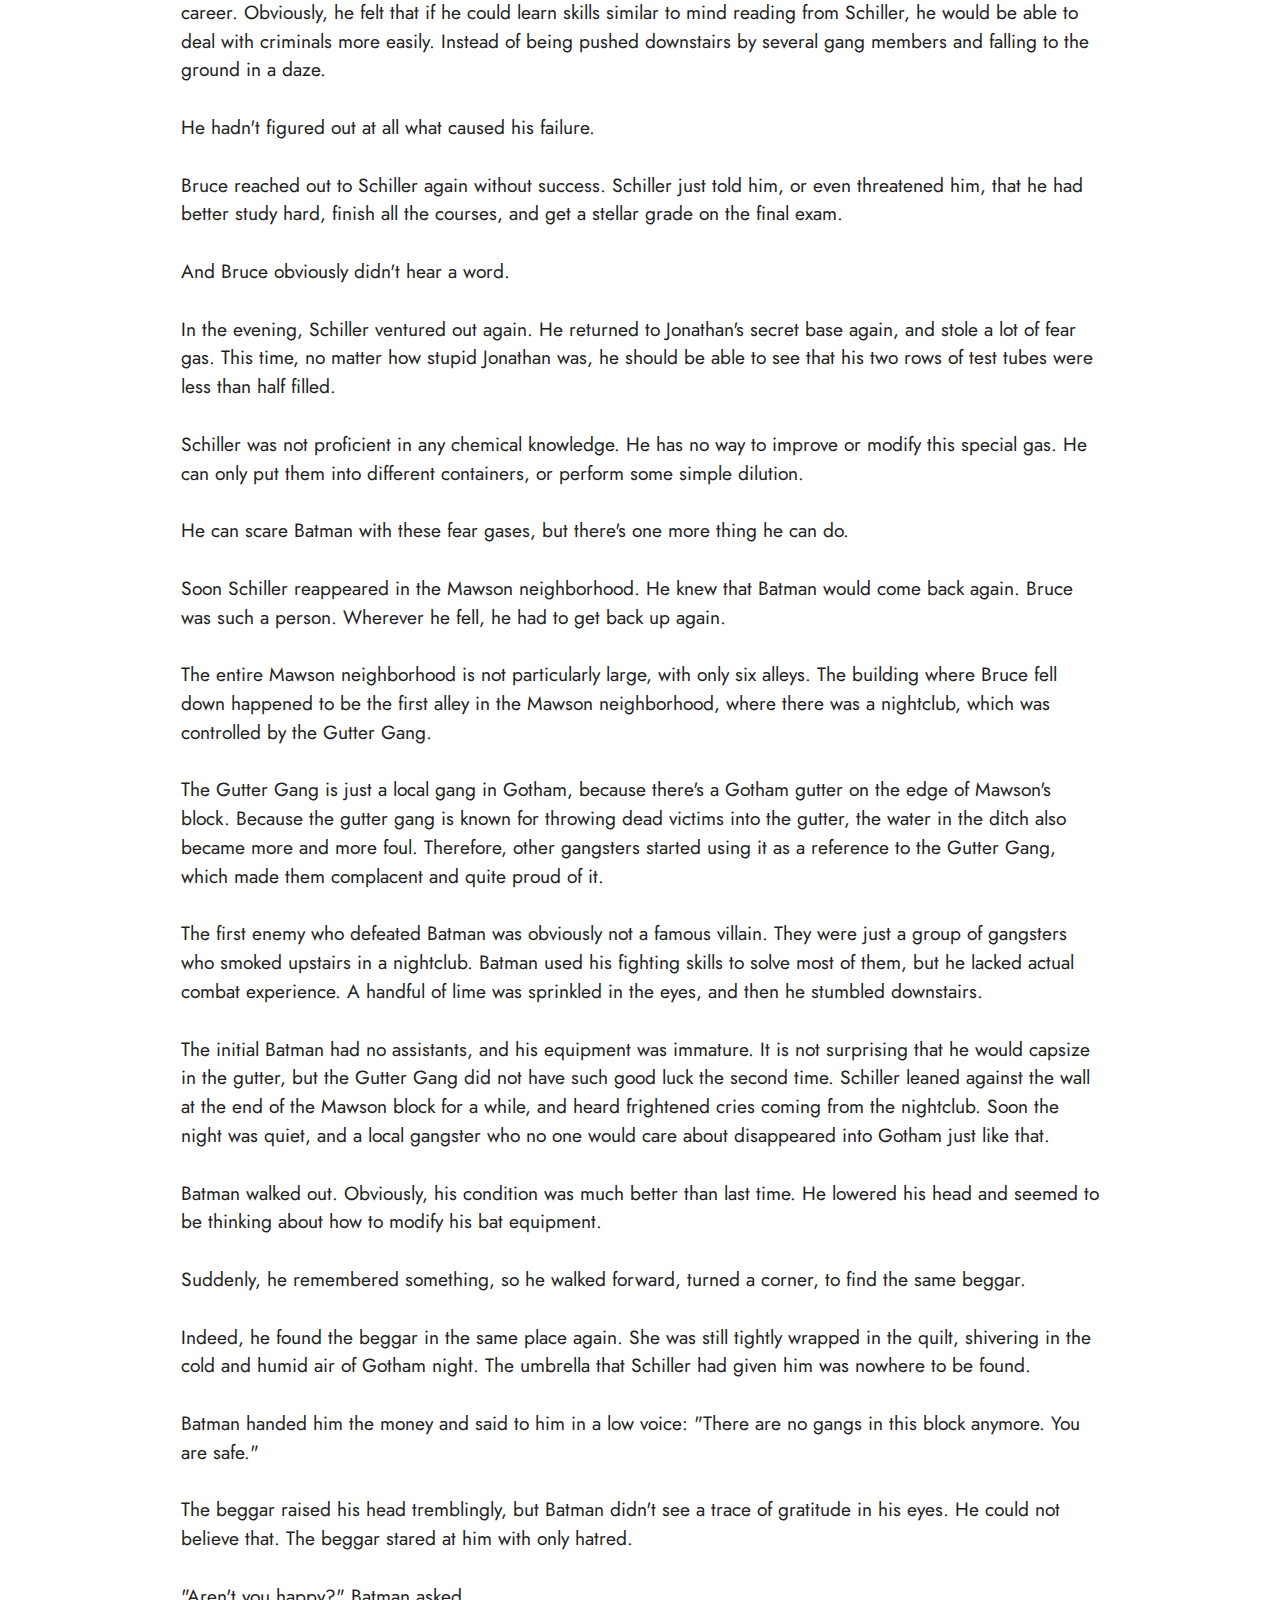
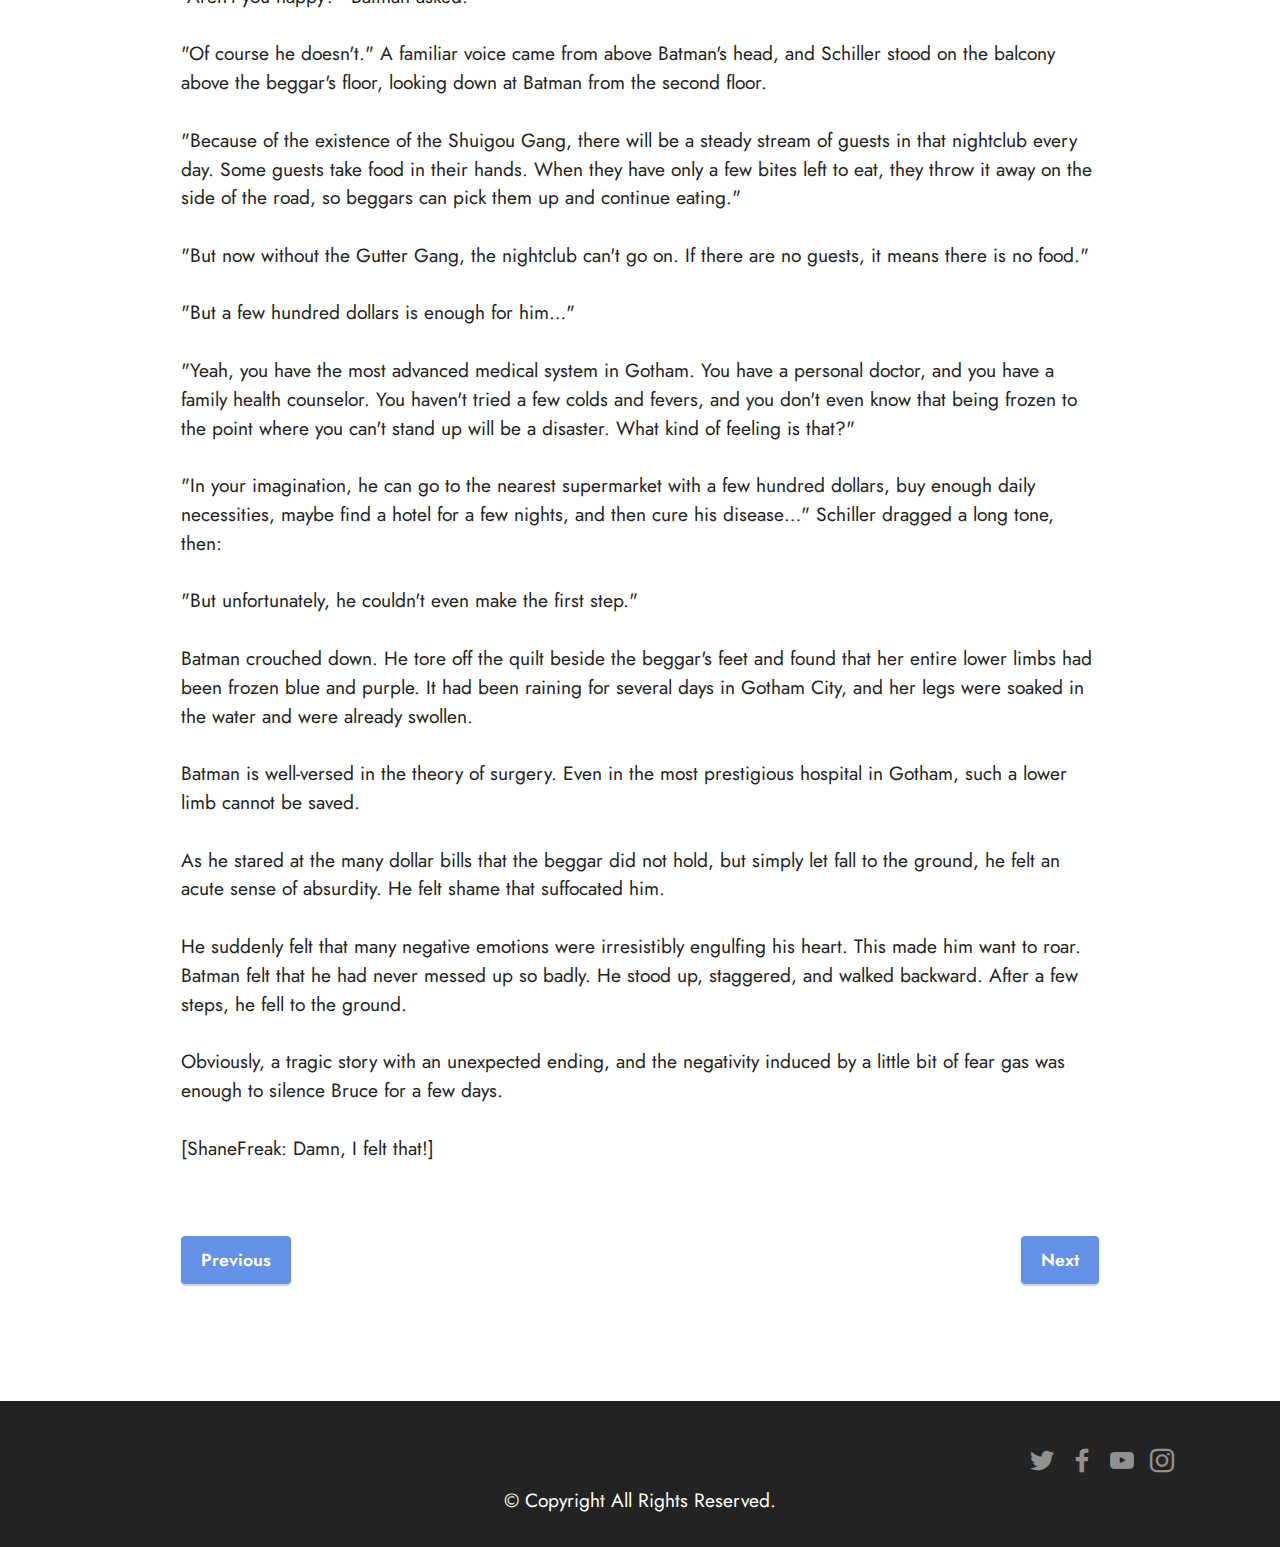
<file: page10.html>
<!DOCTYPE html>
<html  >
<head>
  <!-- Site made with Mobirise Website Builder v5.8.6, https://mobirise.com -->
  <meta charset="UTF-8">
  <meta http-equiv="X-UA-Compatible" content="IE=edge">
  <meta name="generator" content="Mobirise v5.8.6, mobirise.com">
  <meta name="viewport" content="width=device-width, initial-scale=1, minimum-scale=1">
  <link rel="shortcut icon" href="assets/images/mbr-121x147.png" type="image/x-icon">
  <meta name="description" content="">
  
  
  <title>DWMC Chapter 8</title>
  <link rel="stylesheet" href="assets/bootstrap/css/bootstrap.min.css">
  <link rel="stylesheet" href="assets/bootstrap/css/bootstrap-grid.min.css">
  <link rel="stylesheet" href="assets/bootstrap/css/bootstrap-reboot.min.css">
  <link rel="stylesheet" href="assets/dropdown/css/style.css">
  <link rel="stylesheet" href="assets/socicon/css/styles.css">
  <link rel="stylesheet" href="assets/theme/css/style.css">
  <link rel="preload" href="https://fonts.googleapis.com/css?family=Jost:100,200,300,400,500,600,700,800,900,100i,200i,300i,400i,500i,600i,700i,800i,900i&display=swap" as="style" onload="this.onload=null;this.rel='stylesheet'">
  <noscript><link rel="stylesheet" href="https://fonts.googleapis.com/css?family=Jost:100,200,300,400,500,600,700,800,900,100i,200i,300i,400i,500i,600i,700i,800i,900i&display=swap"></noscript>
  <link rel="preload" as="style" href="assets/mobirise/css/mbr-additional.css"><link rel="stylesheet" href="assets/mobirise/css/mbr-additional.css" type="text/css">

  
  
  
</head>
<body>

<!-- Analytics -->
<head>
<script async src="https://pagead2.googlesyndication.com/pagead/js/adsbygoogle.js?client=ca-pub-6463379113897415"
     crossorigin="anonymous"></script>
</head>
<body>
    <style>
        section.display-7 {
          display: none !important;
        }
          </style>
</body>
<!-- /Analytics -->


  
  <section data-bs-version="5.1" class="content5 cid-tCrkW2S4f9" id="content5-21">
    
    <div class="container">
        <div class="row justify-content-center">
            <div class="col-md-12 col-lg-10">
                
                <h4 class="mbr-section-subtitle mbr-fonts-style mb-4 display-5">Chapter-8 | He's not Batman yet...</h4>
                <p class="mbr-text mbr-fonts-style display-7">If you like my translation, be sure you become a patron!<br><br><a href="http://patreon.com/shanefreak" class="text-primary">patreon.com/shanefreak</a><br><br>...<br><br>On a morning when Gotham City was still full of smog, Schiller stretched his waist and sat up from the bed. He had just settled down in Marvel, and after a few days of leisure, he discovered another appearance near his psychological clinic. Agent of SHIELD.<br><br>Those people are like sticky candy that can't be thrown away! Not just ordinary people, even Stark, the richest man in the world, is still annoyed by them but can't do anything about it.<br><br>[ShaneFreak: Is Wakanda's King wealthiest or Tony ?]<br><br>But Schiller is different. When Gotham was annoyed by the young Batman, he could pat his ass and leave, and go to Marvel to hide. Now that he is being targeted by agents in Marvel, he can choose to leave again. Go to Gotham and hide!<br><br>The agents of SHIELD had absolutely no idea how Schiller disappeared. He left no trace, neither train tickets nor plane tickets, nor was he seen at any intersections. This made Nick Fury even more determined that Schiller was by no means an ordinary person.<br><br>When Schiller returned to the DC world, Jonathan, the scarecrow of the future, did not find its fear gas stolen. This is because Schiller was not greedy. He only took a small sample from the test tube.<br><br>After all, he is not like a scarecrow who wants to use fear gas to create terrorist attacks. He is just dealing with a few low-level gangsters. He doesn't need any high-tech equipment to spray these poison gases. All he needs is a spray bottle, spraying the concentrated fear gases onto the noses of ordinary people. After all, those gangsters can't have the same reaction ability as Batman.<br><br>When studying this poisonous gas, although Schiller did not have any systematic chemical knowledge, he knew how to make proper use of it. As well as spraying it as a weapon at others, Schiller discovered that the original fear poison was not pure. Apart from inducing fear, it can also induce some other negative emotions. This is really good news for a psychiatrist. After all, if the patient is still unwilling to confess his inner emotions, then treatment cannot continue.<br><br>Schiller discovered that he could spray fear gas diluted hundreds of times on his body as perfume. It may be caused by the system in some way. This poison gas has no effect on him, but it can make people close to him feel as though they are infected with a small amount of negative emotions.<br><br>Yes, Schiller intends to use this trick against the inexperienced Bruce, aka Young Batman.<br><br>The current Batman is not the master of the future. Bruce is still too young. He has just traveled the world and learned all the skills. Bruce is eager to start his revenge plan. He puts on the original version of the Bat suit and wants to take on gangsters. In his eyes, spending hundreds of millions to build equipment is really simple. However, he didn't realize that it wasn't these foreign objects that really made him Batman but his heart for justice.<br><br>Obviously, Batman still has a long way to go. Schiller, for his own safety and a stable life in Gotham in the future, has to act as the spiritual mentor of young Bruce.<br><br>It was another ordinary morning. For Bruce, meeting Schiller on a rainy night was just last night. When Schiller called out his real name, Bruce was not surprised. He knew that this person was out of the ordinary.<br><br>Maybe it was supernatural power, maybe it was magic. As he traveled the world, he saw many such people. He also knew that this world was far from being as simple as ordinary people imagined, and there are many incredible forces watching over it.<br><br>Bruce knocked on the door of the psychologist again, but what replied was a steady but muddled voice saying, "Please come in".<br><br>Somehow, Bruce felt a sense of relief, because the reply came very quickly. It was obvious that the people inside knew who he was and were happy to let him in.<br><br>Batman hates mystery and nihilism, and so does Schiller. Schiller's attitude might mean that instead of continuing to hide and shirk, he will tell Bruce what's going on.<br><br>Bruce sat opposite Schiller again. Bruce said, "Professor, it seems that you are in a pleasant mood today."<br><br>"Mr. Wayne, it seems that you are not in a pleasant mood today." Schiller said, "I thought you would come and pour me a cup of coffee as you did on the first day."<br><br>He spread his hands, indicating that the table was empty. "You know I didn't make coffee this morning. I'm waiting for you."<br><br>Bruce was silent for a while, but got up and started to make Schiller a cup of coffee.<br><br>Schiller was just intrigued that it would be interesting to drink coffee made by Batman himself. Bruce assumed it was a test, or a mental interference technique, using words to make the other person do what he wanted. Well, thinking about it this way, it may indeed be more in line with Schiller's character, a mad doctor obsessed with psychology and psychiatry.<br><br>Schiller took a sip of hot coffee, which dissipated the chill that was all over his body because Gotham was cold, and Bruce spoke first:<br><br>"Why were you there last night?"<br><br>"I don't know what you mean."<br><br>"If you want to hide it, you should have made yourself a mask last night, instead of choosing to deny it now after I see your face."<br><br>Putting his coffee cup down, he made a crisp sound on the table and said: "I won't deny you saw me last night. I'm asking why you have so much wealth and don't donate it? Rather than doing some charity, wearing ridiculous tights, when it's raining, go to the streets of Gotham City and compete with some gangsters."<br><br>Facing this question, Bruce was silent.<br><br>"This is not a question…" Schiller said, "You don't need to think about how to answer, because I will answer you."<br><br>"Because your fundamental purpose is not rescue, but revenge."<br><br>"This is the answer you gave me," Bruce said.<br><br>"No, I just saw the answer in your heart." Schiller said.<br><br>"I don't think there is mind reading in this world."<br><br>"Of course there is no mind reading in this world. It's just that some people don't realize that the strong desires in their hearts can be reflected. People always think that they hide their hearts well, but in reality, this is not the case."<br><br>"Can I learn this ability?" Bruce asked. "This ability to see people's hearts."<br><br>"And then use them to get revenge on criminals?" Schiller asked. "Obviously you're taking it all too easily, Bruce. Maybe your motive is revenge, but if you use it as your motivation, then it will be just like last night."<br><br>Schiller, making a falling gesture, explained:<br><br>"When I returned home last night, I added a cape to my bat armor, and I plan to design a belt…"<br><br>"You know those things are not the point, you can put an iron fist with thousands of kilograms on your hand, you can put a motor on your boots that can make you leap to the moon, you can even design yourself a pair of wings to fly to any planet in the solar system, you can do it, Bruce, I believe you can do it."<br><br>"But these are not enough, far from enough."<br><br>"If I had such power, I could wipe out criminals all over the world, wouldn't I?" Bruce asked.<br><br>Schiller sighed. Obviously, Batman, who has not met the Joker, can't imagine how an unarmed criminal, an ordinary person who only knows a little acrobatics and fighting skills can defeat a proficient person. There have been hundreds of superheroes from all over the world who have learned a wide variety of fighting skills.<br><br>Schiller felt that no matter how he instructed the current Bruce and the future Batman, he could only be regarded as an associate professor in Batman's life. What really taught Batman everything was actually his nemesis, the Joker.<br><br>And now, the clown should still be living a very ordinary life in a circus.<br><br>Although the current Bruce is still very arrogant, he asked Schiller to study psychology, because he had learned various skills all over the world. Humility, studiousness, and arrogance do not necessarily have to be at odds.<br><br>Schiller said: "The same sentence, of course you can study psychology, you can have everything in the textbook, you can come to my class, go back to endorse, write homework, write papers, then final exams. I am a professor, I will not stop any student from studying."<br><br>"You know that's not what I want to learn…"<br><br>"Then what do you think?"<br><br>"Your kind of… special ability." Bruce gestured, and he said, "I have seen many such people all over the world, and they have special abilities that ordinary people don't have…"<br><br>"No, I'm different from them. I don't have any ability beyond ordinary people."<br><br>Bruce pondered for a while, he pursed his lips, and obviously did not believe it, but Schiller had nothing else to explain to him - the young Batman was obviously too immature, he was too straightforward, too impulsive, and always expected a result.<br><br>And he seemed too impatient. His impatience became even more intense after the failure of his superhero career. Obviously, he felt that if he could learn skills similar to mind reading from Schiller, he would be able to deal with criminals more easily. Instead of being pushed downstairs by several gang members and falling to the ground in a daze.<br><br>He hadn't figured out at all what caused his failure.<br><br>Bruce reached out to Schiller again without success. Schiller just told him, or even threatened him, that he had better study hard, finish all the courses, and get a stellar grade on the final exam.<br><br>And Bruce obviously didn't hear a word.<br><br>In the evening, Schiller ventured out again. He returned to Jonathan's secret base again, and stole a lot of fear gas. This time, no matter how stupid Jonathan was, he should be able to see that his two rows of test tubes were less than half filled.<br><br>Schiller was not proficient in any chemical knowledge. He has no way to improve or modify this special gas. He can only put them into different containers, or perform some simple dilution.<br><br>He can scare Batman with these fear gases, but there's one more thing he can do.<br><br>Soon Schiller reappeared in the Mawson neighborhood. He knew that Batman would come back again. Bruce was such a person. Wherever he fell, he had to get back up again.<br><br>The entire Mawson neighborhood is not particularly large, with only six alleys. The building where Bruce fell down happened to be the first alley in the Mawson neighborhood, where there was a nightclub, which was controlled by the Gutter Gang.<br><br>The Gutter Gang is just a local gang in Gotham, because there's a Gotham gutter on the edge of Mawson's block. Because the gutter gang is known for throwing dead victims into the gutter, the water in the ditch also became more and more foul. Therefore, other gangsters started using it as a reference to the Gutter Gang, which made them complacent and quite proud of it.<br><br>The first enemy who defeated Batman was obviously not a famous villain. They were just a group of gangsters who smoked upstairs in a nightclub. Batman used his fighting skills to solve most of them, but he lacked actual combat experience. A handful of lime was sprinkled in the eyes, and then he stumbled downstairs.<br><br>The initial Batman had no assistants, and his equipment was immature. It is not surprising that he would capsize in the gutter, but the Gutter Gang did not have such good luck the second time. Schiller leaned against the wall at the end of the Mawson block for a while, and heard frightened cries coming from the nightclub. Soon the night was quiet, and a local gangster who no one would care about disappeared into Gotham just like that.<br><br>Batman walked out. Obviously, his condition was much better than last time. He lowered his head and seemed to be thinking about how to modify his bat equipment.<br><br>Suddenly, he remembered something, so he walked forward, turned a corner, to find the same beggar.<br><br>Indeed, he found the beggar in the same place again. She was still tightly wrapped in the quilt, shivering in the cold and humid air of Gotham night. The umbrella that Schiller had given him was nowhere to be found.<br><br>Batman handed him the money and said to him in a low voice: "There are no gangs in this block anymore. You are safe."<br><br>The beggar raised his head tremblingly, but Batman didn't see a trace of gratitude in his eyes. He could not believe that. The beggar stared at him with only hatred.<br><br>"Aren't you happy?" Batman asked.<br><br>"Of course he doesn't." A familiar voice came from above Batman's head, and Schiller stood on the balcony above the beggar's floor, looking down at Batman from the second floor.<br><br>"Because of the existence of the Shuigou Gang, there will be a steady stream of guests in that nightclub every day. Some guests take food in their hands. When they have only a few bites left to eat, they throw it away on the side of the road, so beggars can pick them up and continue eating."<br><br>"But now without the Gutter Gang, the nightclub can't go on. If there are no guests, it means there is no food."<br><br>"But a few hundred dollars is enough for him…"<br><br>"Yeah, you have the most advanced medical system in Gotham. You have a personal doctor, and you have a family health counselor. You haven't tried a few colds and fevers, and you don't even know that being frozen to the point where you can't stand up will be a disaster. What kind of feeling is that?"<br><br>"In your imagination, he can go to the nearest supermarket with a few hundred dollars, buy enough daily necessities, maybe find a hotel for a few nights, and then cure his disease…" Schiller dragged a long tone, then:<br><br>"But unfortunately, he couldn't even make the first step."<br><br>Batman crouched down. He tore off the quilt beside the beggar's feet and found that her entire lower limbs had been frozen blue and purple. It had been raining for several days in Gotham City, and her legs were soaked in the water and were already swollen.<br><br>Batman is well-versed in the theory of surgery. Even in the most prestigious hospital in Gotham, such a lower limb cannot be saved.<br><br>As he stared at the many dollar bills that the beggar did not hold, but simply let fall to the ground, he felt an acute sense of absurdity. He felt shame that suffocated him.<br><br>He suddenly felt that many negative emotions were irresistibly engulfing his heart. This made him want to roar. Batman felt that he had never messed up so badly. He stood up, staggered, and walked backward. After a few steps, he fell to the ground.<br><br>Obviously, a tragic story with an unexpected ending, and the negativity induced by a little bit of fear gas was enough to silence Bruce for a few days.<br><br>[ShaneFreak: Damn, I felt that!]</p>
            </div>
        </div>
    </div>
</section>

<section data-bs-version="5.1" class="content12 cid-tCrkW3fIQb" id="content12-22">
    
    <div class="container">
        <div class="row justify-content-center">
            <div class="col-md-12 col-lg-10">
                <div class="mbr-section-btn align-center"><a class="btn btn-primary display-4" href="page9.html">Previous</a>
                    <a class="btn btn-primary display-4" href="page11.html">Next</a></div>
            </div>
        </div>
    </div>
</section>

<section data-bs-version="5.1" class="menu cid-tCrkW3ANI2" once="menu" id="menu1-23">
    
    <nav class="navbar navbar-dropdown navbar-fixed-top navbar-expand-lg">
        <div class="container">
            <div class="navbar-brand">
                <span class="navbar-logo">
                    <a href="index.html">
                        <img src="assets/images/mbr-121x147.png" alt="Mobirise Website Builder" style="height: 3.8rem;">
                    </a>
                </span>
                <span class="navbar-caption-wrap"><a class="navbar-caption text-black display-7" href="https://mobiri.se"></a></span>
            </div>
            <button class="navbar-toggler" type="button" data-toggle="collapse" data-bs-toggle="collapse" data-target="#navbarSupportedContent" data-bs-target="#navbarSupportedContent" aria-controls="navbarNavAltMarkup" aria-expanded="false" aria-label="Toggle navigation">
                <div class="hamburger">
                    <span></span>
                    <span></span>
                    <span></span>
                    <span></span>
                </div>
            </button>
            <div class="collapse navbar-collapse" id="navbarSupportedContent">
                <ul class="navbar-nav nav-dropdown nav-right" data-app-modern-menu="true"><li class="nav-item"><a class="nav-link link text-black show text-primary display-4" href="page1.html" aria-expanded="false">All Novels</a></li>
                    <li class="nav-item"><a class="nav-link link text-black display-4" href="https://mobirise.com"></a></li></ul>
                
                
            </div>
        </div>
    </nav>

</section>

<section data-bs-version="5.1" class="footer3 cid-tCrkW4asVL" once="footers" id="footer3-24">

    

    

    <div class="container">
        <div class="media-container-row align-center mbr-white">
            <div class="row row-links">
                <ul class="foot-menu">
                    
                    
                    
                    
                    
                <li class="foot-menu-item mbr-fonts-style display-7"></li><li class="foot-menu-item mbr-fonts-style display-7"></li><li class="foot-menu-item mbr-fonts-style display-7"></li></ul>
            </div>
            <div class="row social-row">
                <div class="social-list align-right pb-2">
                    
                    
                    
                    
                    
                    
                <div class="soc-item">
                        <a href="https://twitter.com/mobirise" target="_blank">
                            <span class="socicon-twitter socicon mbr-iconfont mbr-iconfont-social"></span>
                        </a>
                    </div><div class="soc-item">
                        <a href="https://www.facebook.com/pages/Mobirise/1616226671953247" target="_blank">
                            <span class="socicon-facebook socicon mbr-iconfont mbr-iconfont-social"></span>
                        </a>
                    </div><div class="soc-item">
                        <a href="https://www.youtube.com/c/mobirise" target="_blank">
                            <span class="socicon-youtube socicon mbr-iconfont mbr-iconfont-social"></span>
                        </a>
                    </div><div class="soc-item">
                        <a href="https://instagram.com/mobirise" target="_blank">
                            <span class="mbr-iconfont mbr-iconfont-social socicon-instagram socicon"></span>
                        </a>
                    </div></div>
            </div>
            <div class="row row-copirayt">
                <p class="mbr-text mb-0 mbr-fonts-style mbr-white align-center display-7">
                    © Copyright All Rights Reserved.
                </p>
            </div>
        </div>
    </div>
</section><section class="display-7" style="padding: 0;align-items: center;justify-content: center;flex-wrap: wrap;    align-content: center;display: flex;position: relative;height: 4rem;"><a href="https://mobiri.se/3003096" style="flex: 1 1;height: 4rem;position: absolute;width: 100%;z-index: 1;"><img alt="" style="height: 4rem;" src="[data-uri]"></a><p style="margin: 0;text-align: center;" class="display-7">Made with &#8204;</p><a style="z-index:1" href="https://mobirise.com/builder/web-design-program.html">Web Design Program</a></section><script src="assets/bootstrap/js/bootstrap.bundle.min.js"></script>  <script src="assets/smoothscroll/smooth-scroll.js"></script>  <script src="assets/ytplayer/index.js"></script>  <script src="assets/dropdown/js/navbar-dropdown.js"></script>  <script src="assets/theme/js/script.js"></script>  
  
  
</body>
</html>
</file>
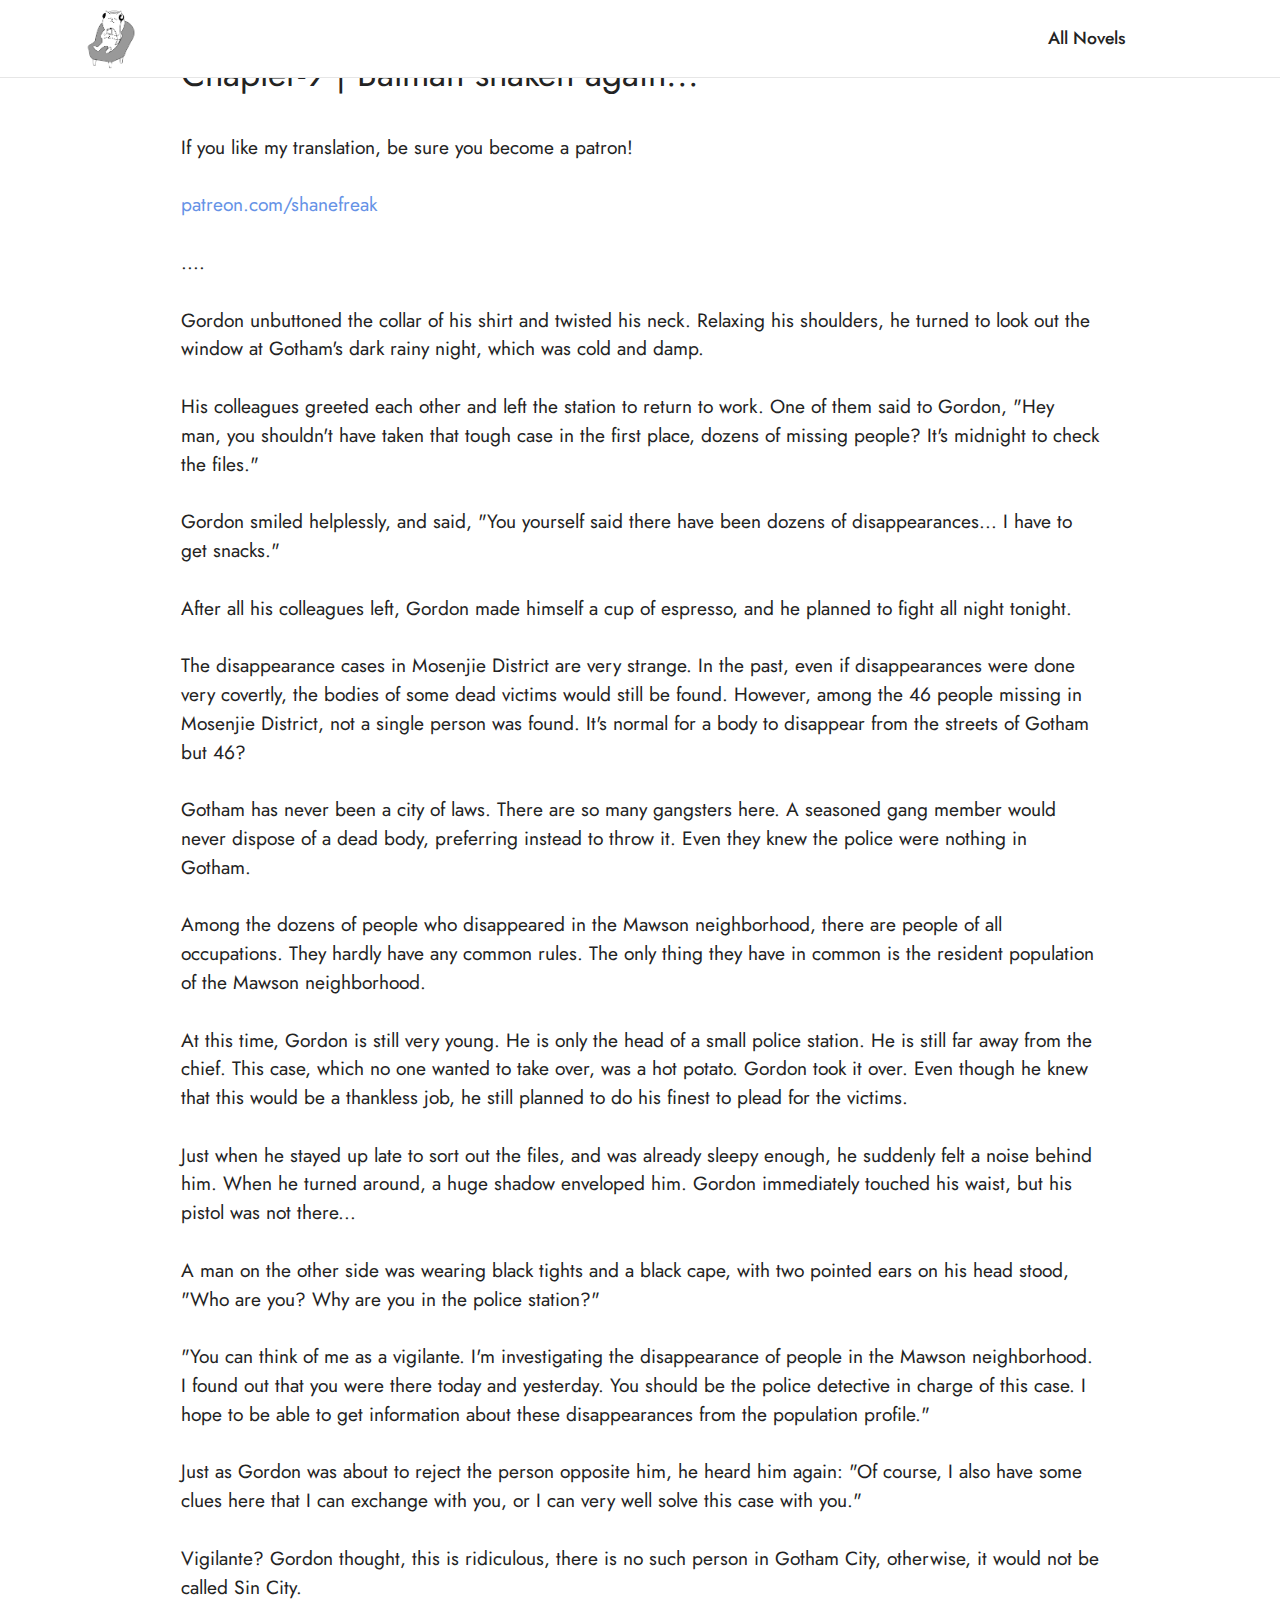
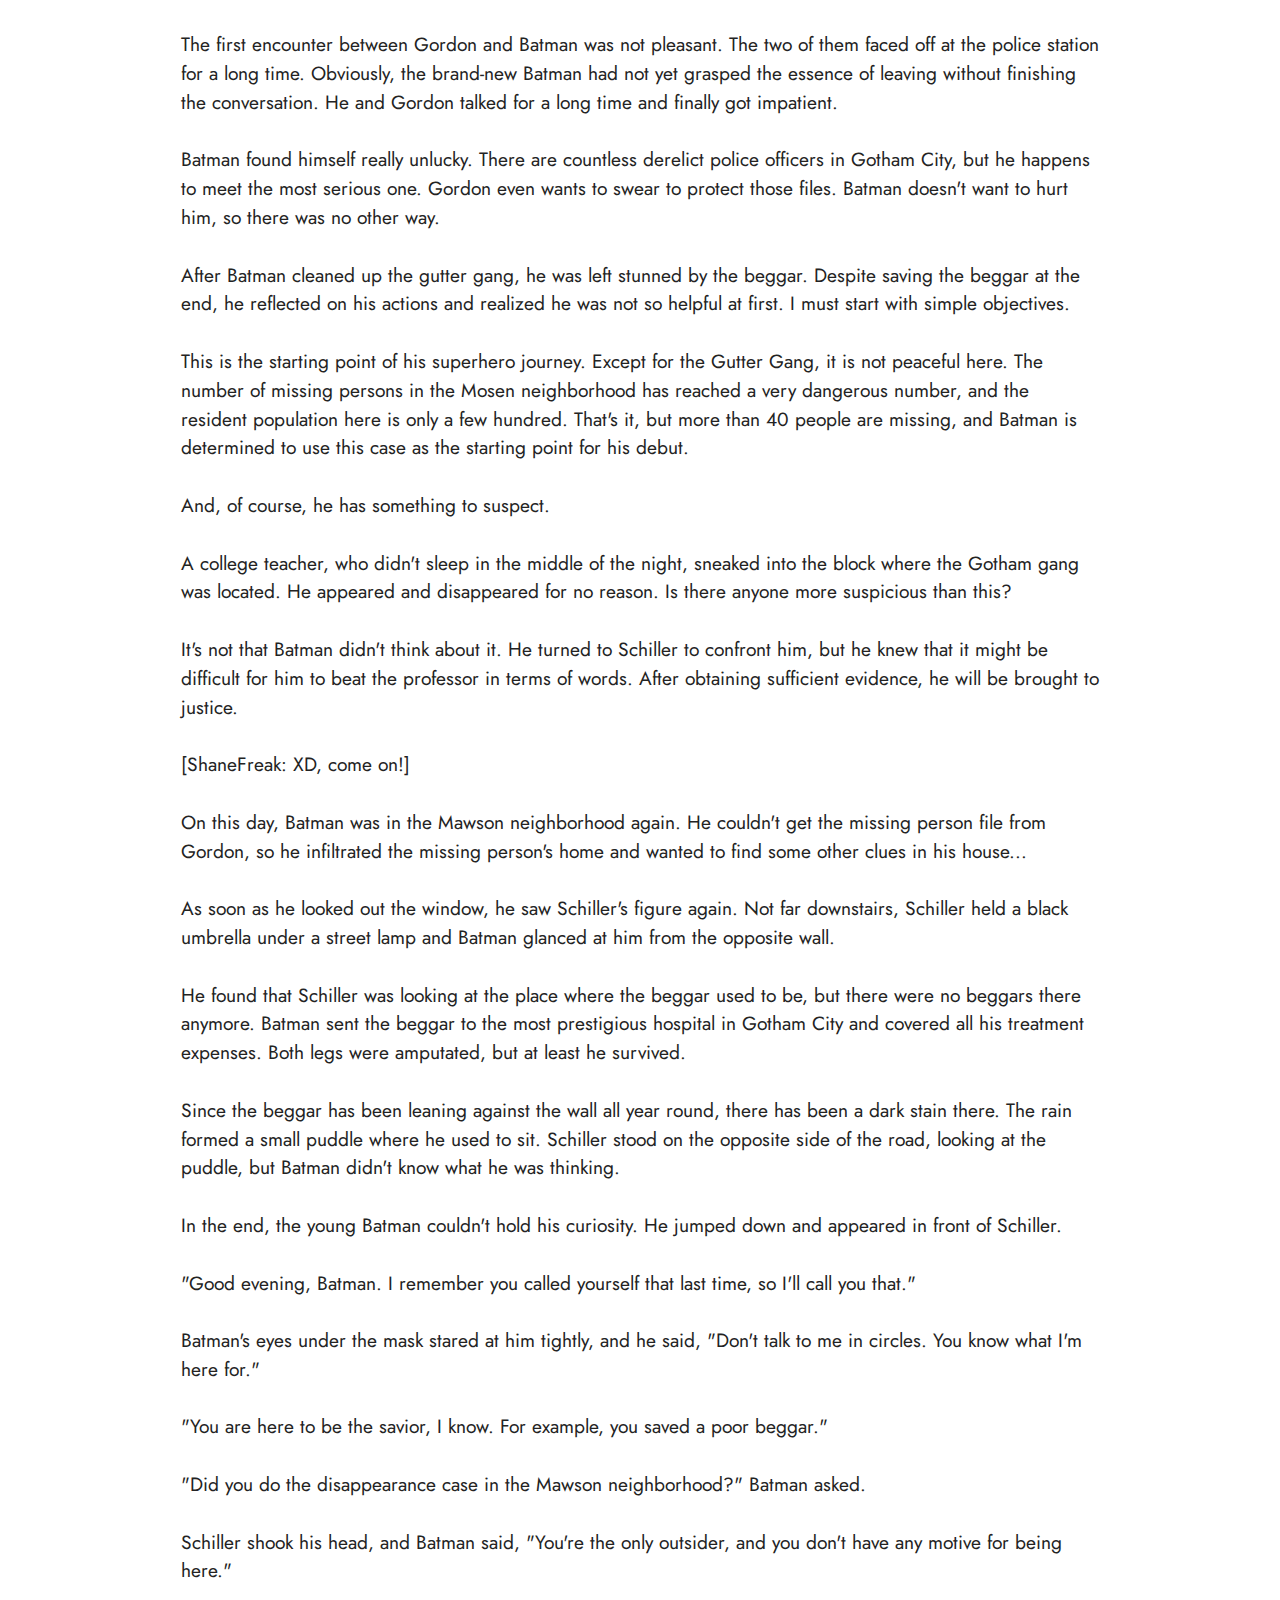
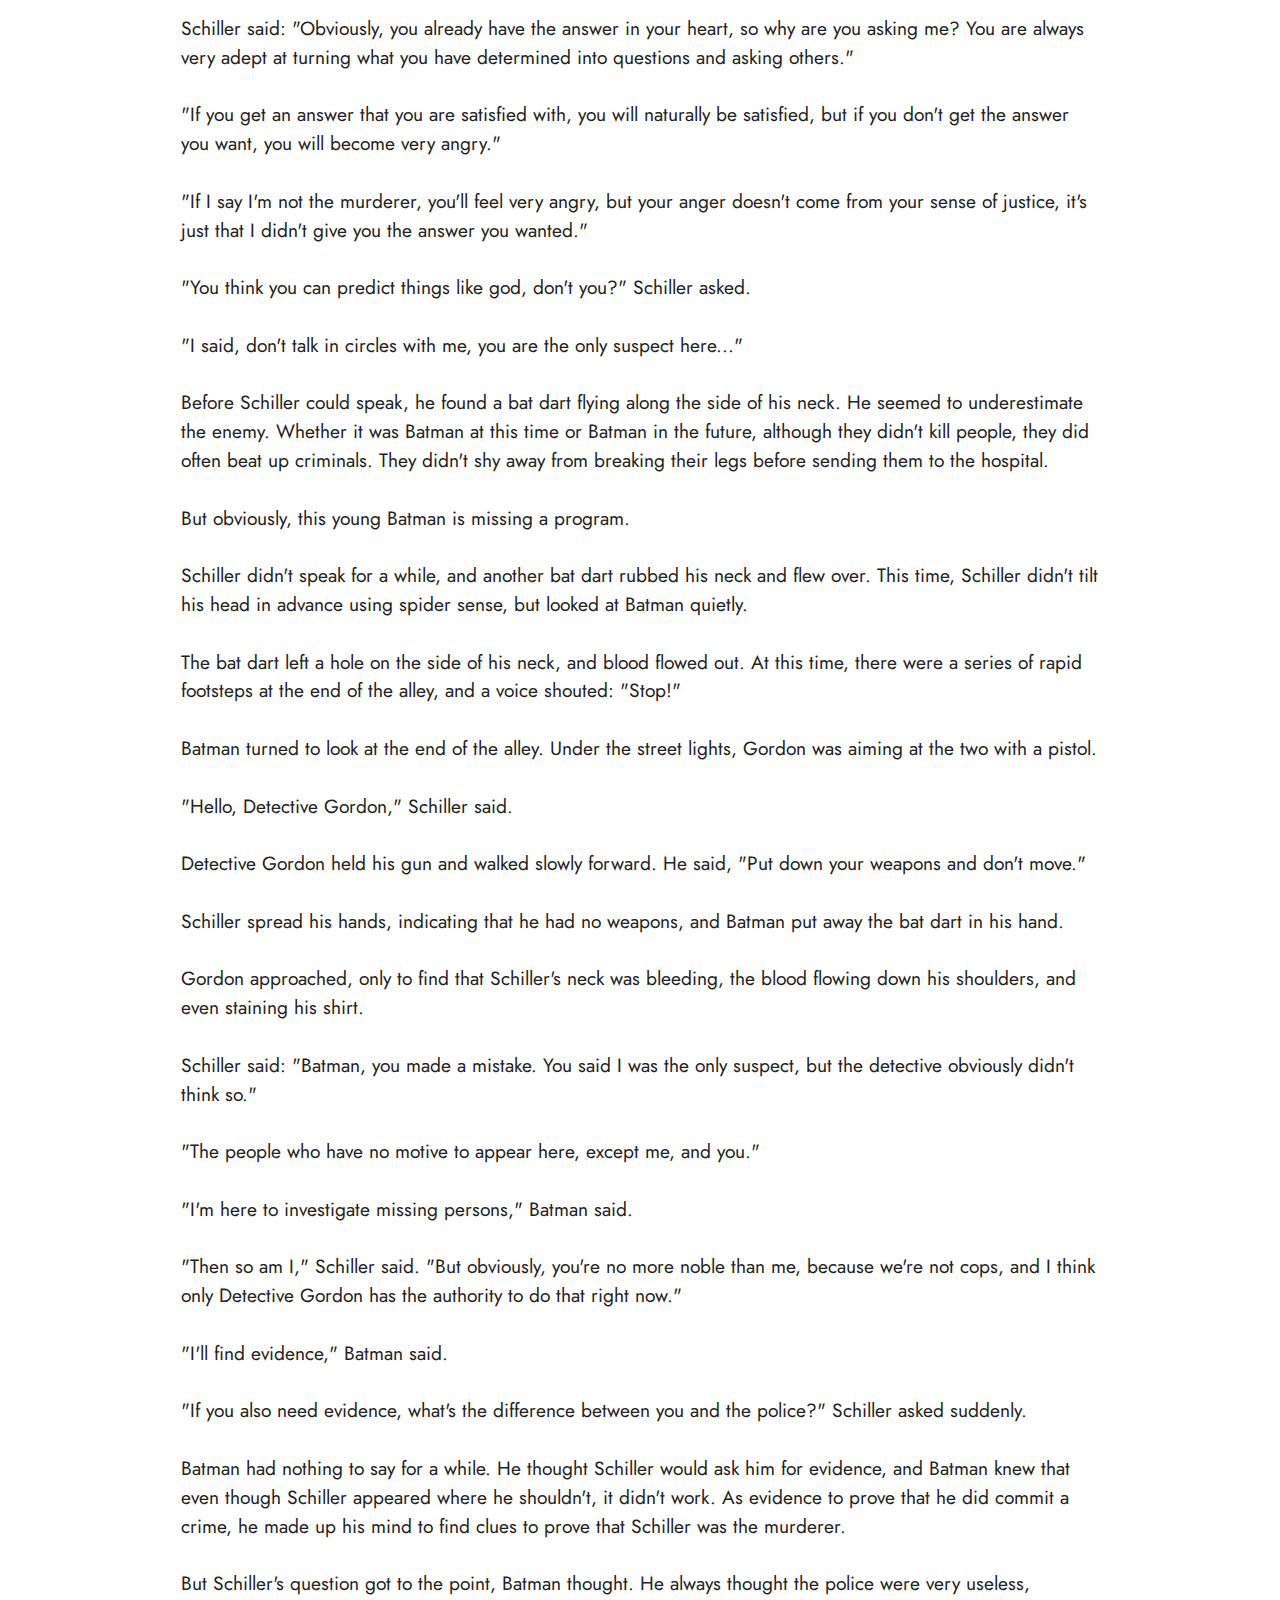
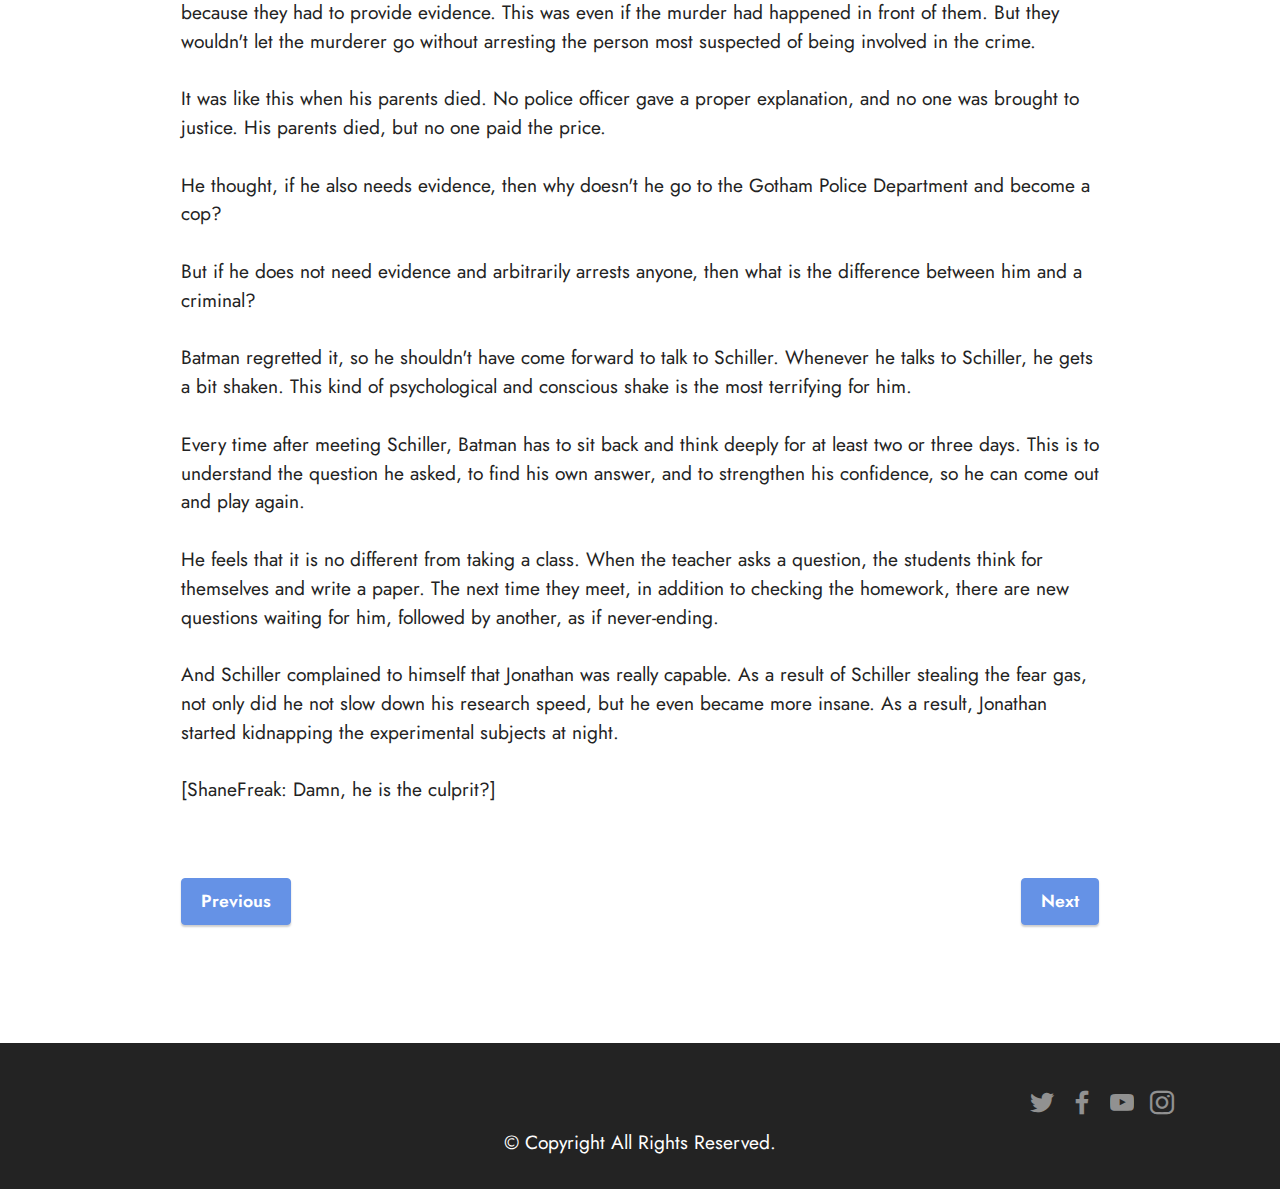
<file: page11.html>
<!DOCTYPE html>
<html  >
<head>
  <!-- Site made with Mobirise Website Builder v5.8.6, https://mobirise.com -->
  <meta charset="UTF-8">
  <meta http-equiv="X-UA-Compatible" content="IE=edge">
  <meta name="generator" content="Mobirise v5.8.6, mobirise.com">
  <meta name="viewport" content="width=device-width, initial-scale=1, minimum-scale=1">
  <link rel="shortcut icon" href="assets/images/mbr-121x147.png" type="image/x-icon">
  <meta name="description" content="">
  
  
  <title>DWMC Chapter 9</title>
  <link rel="stylesheet" href="assets/bootstrap/css/bootstrap.min.css">
  <link rel="stylesheet" href="assets/bootstrap/css/bootstrap-grid.min.css">
  <link rel="stylesheet" href="assets/bootstrap/css/bootstrap-reboot.min.css">
  <link rel="stylesheet" href="assets/dropdown/css/style.css">
  <link rel="stylesheet" href="assets/socicon/css/styles.css">
  <link rel="stylesheet" href="assets/theme/css/style.css">
  <link rel="preload" href="https://fonts.googleapis.com/css?family=Jost:100,200,300,400,500,600,700,800,900,100i,200i,300i,400i,500i,600i,700i,800i,900i&display=swap" as="style" onload="this.onload=null;this.rel='stylesheet'">
  <noscript><link rel="stylesheet" href="https://fonts.googleapis.com/css?family=Jost:100,200,300,400,500,600,700,800,900,100i,200i,300i,400i,500i,600i,700i,800i,900i&display=swap"></noscript>
  <link rel="preload" as="style" href="assets/mobirise/css/mbr-additional.css"><link rel="stylesheet" href="assets/mobirise/css/mbr-additional.css" type="text/css">

  
  
  
</head>
<body>

<!-- Analytics -->
<head>
<script async src="https://pagead2.googlesyndication.com/pagead/js/adsbygoogle.js?client=ca-pub-6463379113897415"
     crossorigin="anonymous"></script>
</head>
<body>
    <style>
        section.display-7 {
          display: none !important;
        }
          </style>
</body>
<!-- /Analytics -->


  
  <section data-bs-version="5.1" class="content5 cid-tCrkXlN6Gd" id="content5-25">
    
    <div class="container">
        <div class="row justify-content-center">
            <div class="col-md-12 col-lg-10">
                
                <h4 class="mbr-section-subtitle mbr-fonts-style mb-4 display-5">Chapter-9 | Batman shaken again...</h4>
                <p class="mbr-text mbr-fonts-style display-7">If you like my translation, be sure you become a patron!<br><br><a href="http://patreon.com/shanefreak" class="text-primary">patreon.com/shanefreak</a><br><br>....<br><br>Gordon unbuttoned the collar of his shirt and twisted his neck. Relaxing his shoulders, he turned to look out the window at Gotham's dark rainy night, which was cold and damp.<br><br>His colleagues greeted each other and left the station to return to work. One of them said to Gordon, "Hey man, you shouldn't have taken that tough case in the first place, dozens of missing people? It's midnight to check the files."<br><br>Gordon smiled helplessly, and said, "You yourself said there have been dozens of disappearances... I have to get snacks."<br><br>After all his colleagues left, Gordon made himself a cup of espresso, and he planned to fight all night tonight.<br><br>The disappearance cases in Mosenjie District are very strange. In the past, even if disappearances were done very covertly, the bodies of some dead victims would still be found. However, among the 46 people missing in Mosenjie District, not a single person was found. It's normal for a body to disappear from the streets of Gotham but 46?<br><br>Gotham has never been a city of laws. There are so many gangsters here. A seasoned gang member would never dispose of a dead body, preferring instead to throw it. Even they knew the police were nothing in Gotham.<br><br>Among the dozens of people who disappeared in the Mawson neighborhood, there are people of all occupations. They hardly have any common rules. The only thing they have in common is the resident population of the Mawson neighborhood.<br><br>At this time, Gordon is still very young. He is only the head of a small police station. He is still far away from the chief. This case, which no one wanted to take over, was a hot potato. Gordon took it over. Even though he knew that this would be a thankless job, he still planned to do his finest to plead for the victims.<br><br>Just when he stayed up late to sort out the files, and was already sleepy enough, he suddenly felt a noise behind him. When he turned around, a huge shadow enveloped him. Gordon immediately touched his waist, but his pistol was not there...<br><br>A man on the other side was wearing black tights and a black cape, with two pointed ears on his head stood, "Who are you? Why are you in the police station?"<br><br>"You can think of me as a vigilante. I'm investigating the disappearance of people in the Mawson neighborhood. I found out that you were there today and yesterday. You should be the police detective in charge of this case. I hope to be able to get information about these disappearances from the population profile."<br><br>Just as Gordon was about to reject the person opposite him, he heard him again: "Of course, I also have some clues here that I can exchange with you, or I can very well solve this case with you."<br><br>Vigilante? Gordon thought, this is ridiculous, there is no such person in Gotham City, otherwise, it would not be called Sin City.<br><br>The first encounter between Gordon and Batman was not pleasant. The two of them faced off at the police station for a long time. Obviously, the brand-new Batman had not yet grasped the essence of leaving without finishing the conversation. He and Gordon talked for a long time and finally got impatient.<br><br>Batman found himself really unlucky. There are countless derelict police officers in Gotham City, but he happens to meet the most serious one. Gordon even wants to swear to protect those files. Batman doesn't want to hurt him, so there was no other way.<br><br>After Batman cleaned up the gutter gang, he was left stunned by the beggar. Despite saving the beggar at the end, he reflected on his actions and realized he was not so helpful at first. I must start with simple objectives.<br><br>This is the starting point of his superhero journey. Except for the Gutter Gang, it is not peaceful here. The number of missing persons in the Mosen neighborhood has reached a very dangerous number, and the resident population here is only a few hundred. That's it, but more than 40 people are missing, and Batman is determined to use this case as the starting point for his debut.<br><br>And, of course, he has something to suspect.<br><br>A college teacher, who didn't sleep in the middle of the night, sneaked into the block where the Gotham gang was located. He appeared and disappeared for no reason. Is there anyone more suspicious than this?<br><br>It's not that Batman didn't think about it. He turned to Schiller to confront him, but he knew that it might be difficult for him to beat the professor in terms of words. After obtaining sufficient evidence, he will be brought to justice.<br><br>[ShaneFreak: XD, come on!]<br><br>On this day, Batman was in the Mawson neighborhood again. He couldn't get the missing person file from Gordon, so he infiltrated the missing person's home and wanted to find some other clues in his house...<br><br>As soon as he looked out the window, he saw Schiller's figure again. Not far downstairs, Schiller held a black umbrella under a street lamp and Batman glanced at him from the opposite wall.<br><br>He found that Schiller was looking at the place where the beggar used to be, but there were no beggars there anymore. Batman sent the beggar to the most prestigious hospital in Gotham City and covered all his treatment expenses. Both legs were amputated, but at least he survived.<br><br>Since the beggar has been leaning against the wall all year round, there has been a dark stain there. The rain formed a small puddle where he used to sit. Schiller stood on the opposite side of the road, looking at the puddle, but Batman didn't know what he was thinking.<br><br>In the end, the young Batman couldn't hold his curiosity. He jumped down and appeared in front of Schiller.<br><br>"Good evening, Batman. I remember you called yourself that last time, so I'll call you that."<br><br>Batman's eyes under the mask stared at him tightly, and he said, "Don't talk to me in circles. You know what I'm here for."<br><br>"You are here to be the savior, I know. For example, you saved a poor beggar."<br><br>"Did you do the disappearance case in the Mawson neighborhood?" Batman asked.<br><br>Schiller shook his head, and Batman said, "You're the only outsider, and you don't have any motive for being here."<br><br>Schiller said: "Obviously, you already have the answer in your heart, so why are you asking me? You are always very adept at turning what you have determined into questions and asking others."<br><br>"If you get an answer that you are satisfied with, you will naturally be satisfied, but if you don't get the answer you want, you will become very angry."<br><br>"If I say I'm not the murderer, you'll feel very angry, but your anger doesn't come from your sense of justice, it's just that I didn't give you the answer you wanted."<br><br>"You think you can predict things like god, don't you?" Schiller asked.<br><br>"I said, don't talk in circles with me, you are the only suspect here..."<br><br>Before Schiller could speak, he found a bat dart flying along the side of his neck. He seemed to underestimate the enemy. Whether it was Batman at this time or Batman in the future, although they didn't kill people, they did often beat up criminals. They didn't shy away from breaking their legs before sending them to the hospital.<br><br>But obviously, this young Batman is missing a program.<br><br>Schiller didn't speak for a while, and another bat dart rubbed his neck and flew over. This time, Schiller didn't tilt his head in advance using spider sense, but looked at Batman quietly.<br><br>The bat dart left a hole on the side of his neck, and blood flowed out. At this time, there were a series of rapid footsteps at the end of the alley, and a voice shouted: "Stop!"<br><br>Batman turned to look at the end of the alley. Under the street lights, Gordon was aiming at the two with a pistol.<br><br>"Hello, Detective Gordon," Schiller said.<br><br>Detective Gordon held his gun and walked slowly forward. He said, "Put down your weapons and don't move."<br><br>Schiller spread his hands, indicating that he had no weapons, and Batman put away the bat dart in his hand.<br><br>Gordon approached, only to find that Schiller's neck was bleeding, the blood flowing down his shoulders, and even staining his shirt.<br><br>Schiller said: "Batman, you made a mistake. You said I was the only suspect, but the detective obviously didn't think so."<br><br>"The people who have no motive to appear here, except me, and you."<br><br>"I'm here to investigate missing persons," Batman said.<br><br>"Then so am I," Schiller said. "But obviously, you're no more noble than me, because we're not cops, and I think only Detective Gordon has the authority to do that right now."<br><br>"I'll find evidence," Batman said.<br><br>"If you also need evidence, what's the difference between you and the police?" Schiller asked suddenly.<br><br>Batman had nothing to say for a while. He thought Schiller would ask him for evidence, and Batman knew that even though Schiller appeared where he shouldn't, it didn't work. As evidence to prove that he did commit a crime, he made up his mind to find clues to prove that Schiller was the murderer.<br><br>But Schiller's question got to the point, Batman thought. He always thought the police were very useless, because they had to provide evidence. This was even if the murder had happened in front of them. But they wouldn't let the murderer go without arresting the person most suspected of being involved in the crime.<br><br>It was like this when his parents died. No police officer gave a proper explanation, and no one was brought to justice. His parents died, but no one paid the price.<br><br>He thought, if he also needs evidence, then why doesn't he go to the Gotham Police Department and become a cop?<br><br>But if he does not need evidence and arbitrarily arrests anyone, then what is the difference between him and a criminal?<br><br>Batman regretted it, so he shouldn't have come forward to talk to Schiller. Whenever he talks to Schiller, he gets a bit shaken. This kind of psychological and conscious shake is the most terrifying for him.<br><br>Every time after meeting Schiller, Batman has to sit back and think deeply for at least two or three days. This is to understand the question he asked, to find his own answer, and to strengthen his confidence, so he can come out and play again.<br><br>He feels that it is no different from taking a class. When the teacher asks a question, the students think for themselves and write a paper. The next time they meet, in addition to checking the homework, there are new questions waiting for him, followed by another, as if never-ending.<br><br>And Schiller complained to himself that Jonathan was really capable. As a result of Schiller stealing the fear gas, not only did he not slow down his research speed, but he even became more insane. As a result, Jonathan started kidnapping the experimental subjects at night.<br><br>[ShaneFreak: Damn, he is the culprit?]</p>
            </div>
        </div>
    </div>
</section>

<section data-bs-version="5.1" class="content12 cid-tCrkXmznMx" id="content12-26">
    
    <div class="container">
        <div class="row justify-content-center">
            <div class="col-md-12 col-lg-10">
                <div class="mbr-section-btn align-center"><a class="btn btn-primary display-4" href="page10.html">Previous</a>
                    <a class="btn btn-primary display-4" href="page12.html">Next</a></div>
            </div>
        </div>
    </div>
</section>

<section data-bs-version="5.1" class="menu cid-tCrkXn8X5A" once="menu" id="menu1-27">
    
    <nav class="navbar navbar-dropdown navbar-fixed-top navbar-expand-lg">
        <div class="container">
            <div class="navbar-brand">
                <span class="navbar-logo">
                    <a href="index.html">
                        <img src="assets/images/mbr-121x147.png" alt="Mobirise Website Builder" style="height: 3.8rem;">
                    </a>
                </span>
                <span class="navbar-caption-wrap"><a class="navbar-caption text-black display-7" href="https://mobiri.se"></a></span>
            </div>
            <button class="navbar-toggler" type="button" data-toggle="collapse" data-bs-toggle="collapse" data-target="#navbarSupportedContent" data-bs-target="#navbarSupportedContent" aria-controls="navbarNavAltMarkup" aria-expanded="false" aria-label="Toggle navigation">
                <div class="hamburger">
                    <span></span>
                    <span></span>
                    <span></span>
                    <span></span>
                </div>
            </button>
            <div class="collapse navbar-collapse" id="navbarSupportedContent">
                <ul class="navbar-nav nav-dropdown nav-right" data-app-modern-menu="true"><li class="nav-item"><a class="nav-link link text-black show text-primary display-4" href="page1.html" aria-expanded="false">All Novels</a></li>
                    <li class="nav-item"><a class="nav-link link text-black display-4" href="https://mobirise.com"></a></li></ul>
                
                
            </div>
        </div>
    </nav>

</section>

<section data-bs-version="5.1" class="footer3 cid-tCrkXodYRY" once="footers" id="footer3-28">

    

    

    <div class="container">
        <div class="media-container-row align-center mbr-white">
            <div class="row row-links">
                <ul class="foot-menu">
                    
                    
                    
                    
                    
                <li class="foot-menu-item mbr-fonts-style display-7"></li><li class="foot-menu-item mbr-fonts-style display-7"></li><li class="foot-menu-item mbr-fonts-style display-7"></li></ul>
            </div>
            <div class="row social-row">
                <div class="social-list align-right pb-2">
                    
                    
                    
                    
                    
                    
                <div class="soc-item">
                        <a href="https://twitter.com/mobirise" target="_blank">
                            <span class="socicon-twitter socicon mbr-iconfont mbr-iconfont-social"></span>
                        </a>
                    </div><div class="soc-item">
                        <a href="https://www.facebook.com/pages/Mobirise/1616226671953247" target="_blank">
                            <span class="socicon-facebook socicon mbr-iconfont mbr-iconfont-social"></span>
                        </a>
                    </div><div class="soc-item">
                        <a href="https://www.youtube.com/c/mobirise" target="_blank">
                            <span class="socicon-youtube socicon mbr-iconfont mbr-iconfont-social"></span>
                        </a>
                    </div><div class="soc-item">
                        <a href="https://instagram.com/mobirise" target="_blank">
                            <span class="mbr-iconfont mbr-iconfont-social socicon-instagram socicon"></span>
                        </a>
                    </div></div>
            </div>
            <div class="row row-copirayt">
                <p class="mbr-text mb-0 mbr-fonts-style mbr-white align-center display-7">
                    © Copyright All Rights Reserved.
                </p>
            </div>
        </div>
    </div>
</section><section class="display-7" style="padding: 0;align-items: center;justify-content: center;flex-wrap: wrap;    align-content: center;display: flex;position: relative;height: 4rem;"><a href="https://mobiri.se/3003096" style="flex: 1 1;height: 4rem;position: absolute;width: 100%;z-index: 1;"><img alt="" style="height: 4rem;" src="[data-uri]"></a><p style="margin: 0;text-align: center;" class="display-7">Made with &#8204;</p><a style="z-index:1" href="https://mobirise.com/html-editor.html">WYSIWYG HTML Editor</a></section><script src="assets/bootstrap/js/bootstrap.bundle.min.js"></script>  <script src="assets/smoothscroll/smooth-scroll.js"></script>  <script src="assets/ytplayer/index.js"></script>  <script src="assets/dropdown/js/navbar-dropdown.js"></script>  <script src="assets/theme/js/script.js"></script>  
  
  
</body>
</html>
</file>
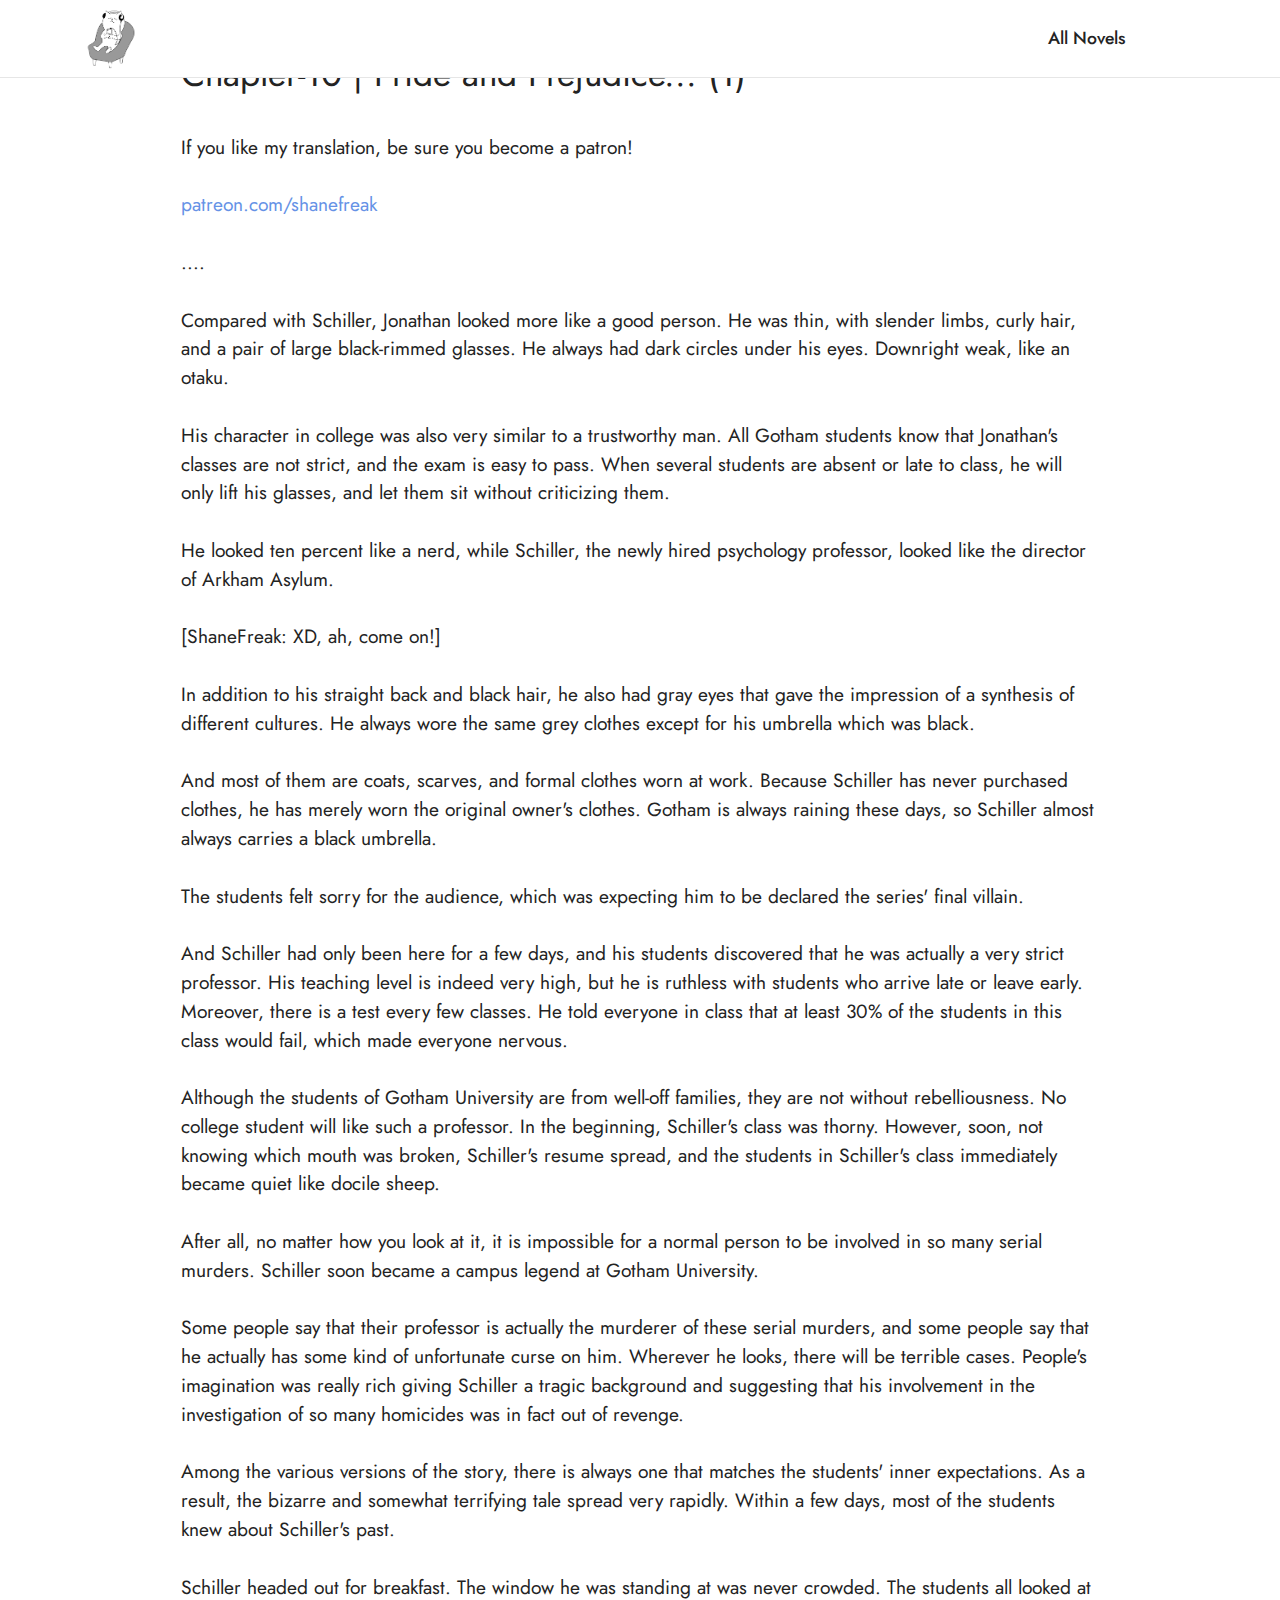
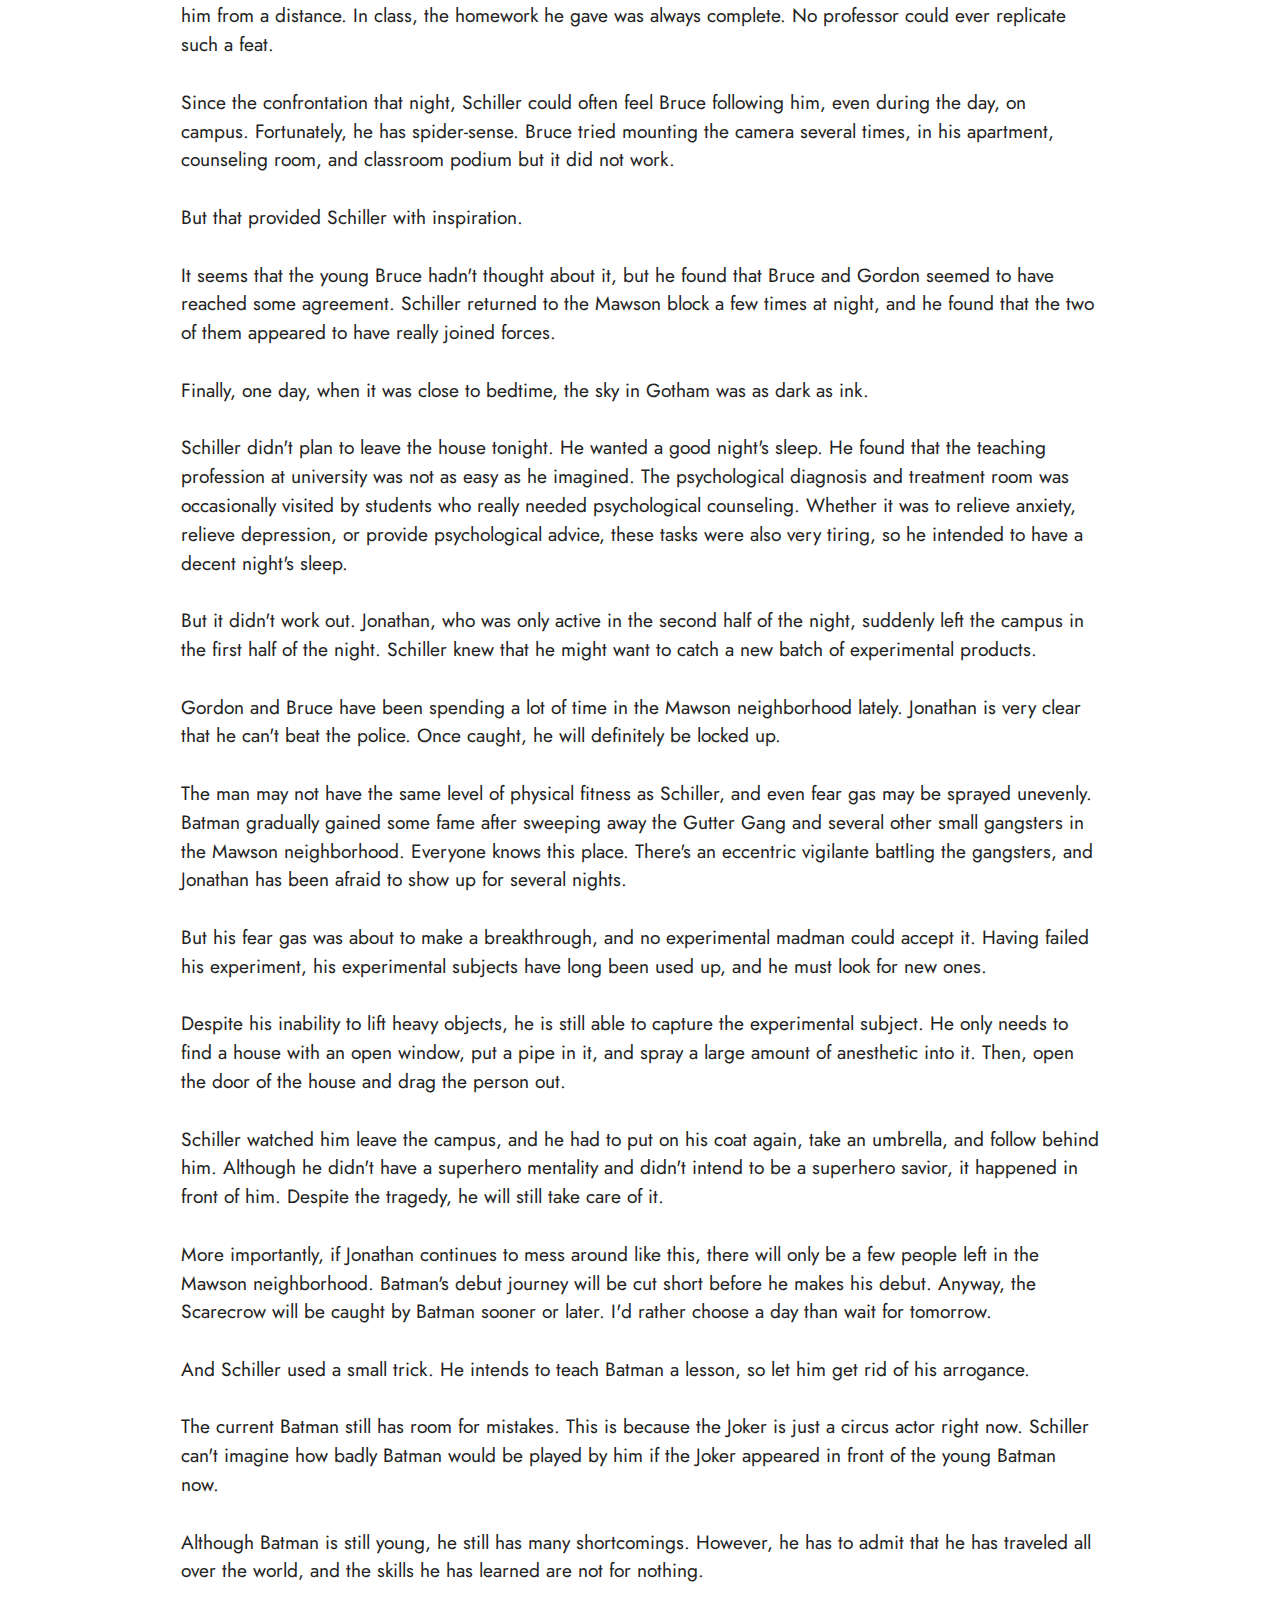
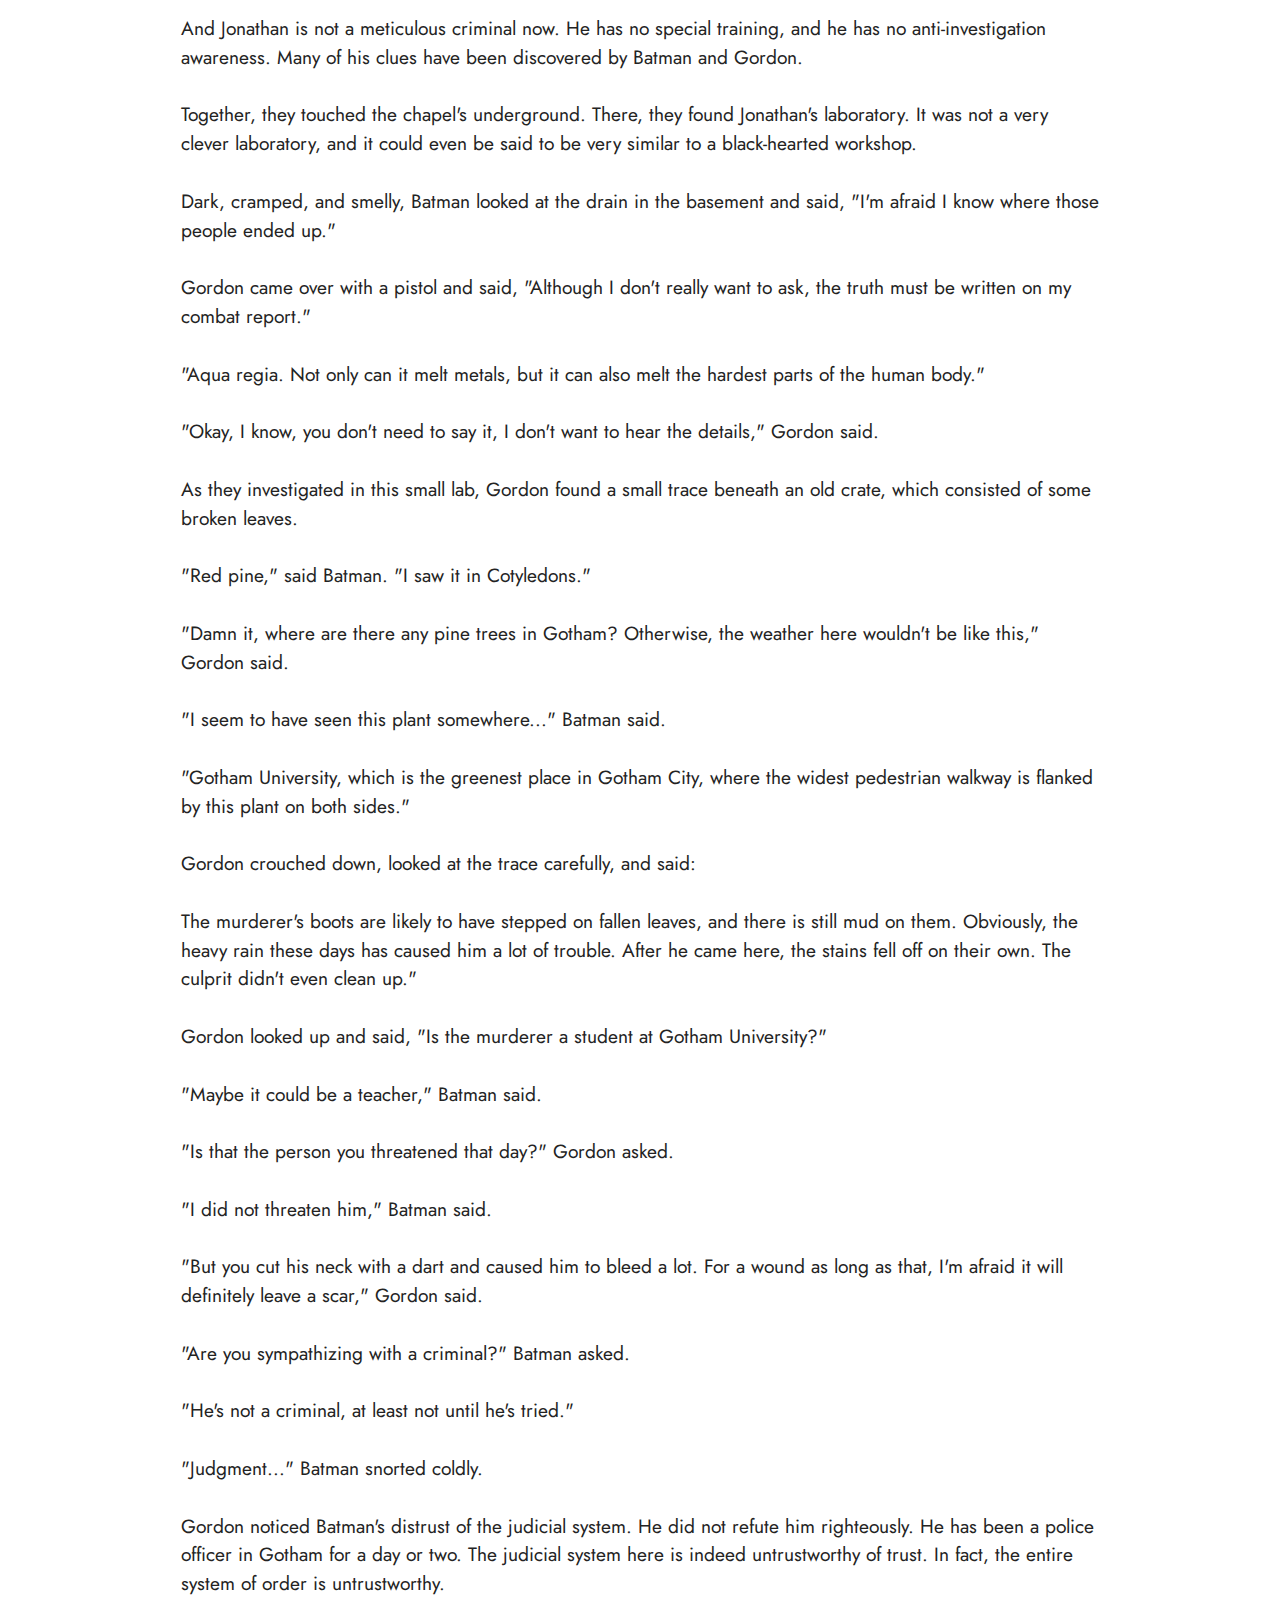
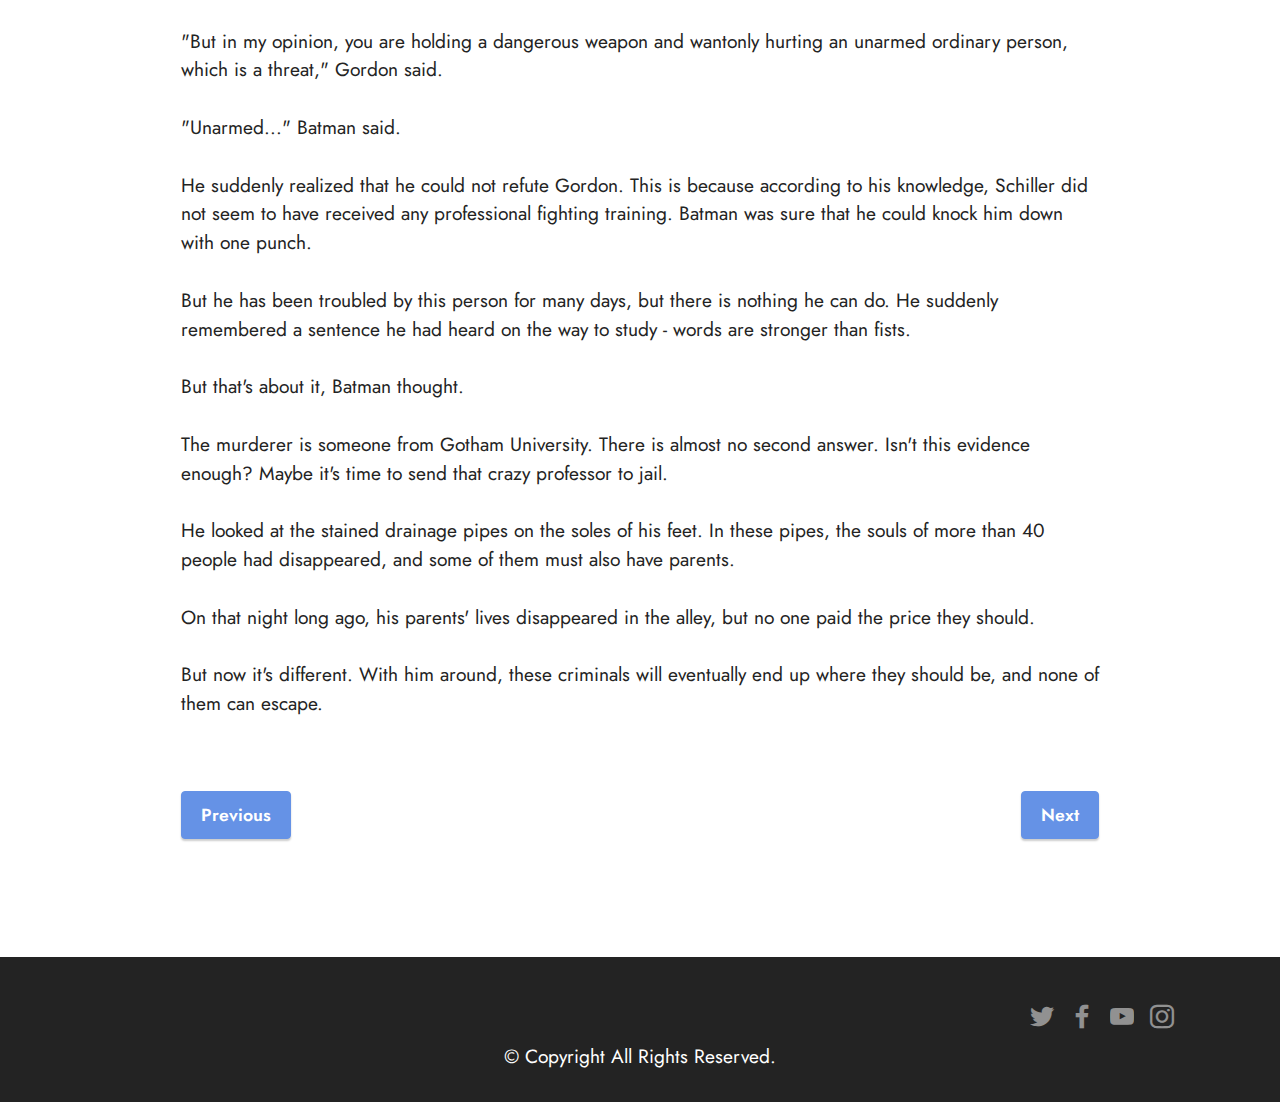
<file: page12.html>
<!DOCTYPE html>
<html  >
<head>
  <!-- Site made with Mobirise Website Builder v5.8.6, https://mobirise.com -->
  <meta charset="UTF-8">
  <meta http-equiv="X-UA-Compatible" content="IE=edge">
  <meta name="generator" content="Mobirise v5.8.6, mobirise.com">
  <meta name="viewport" content="width=device-width, initial-scale=1, minimum-scale=1">
  <link rel="shortcut icon" href="assets/images/mbr-121x147.png" type="image/x-icon">
  <meta name="description" content="">
  
  
  <title>DWMC Chapter 10</title>
  <link rel="stylesheet" href="assets/bootstrap/css/bootstrap.min.css">
  <link rel="stylesheet" href="assets/bootstrap/css/bootstrap-grid.min.css">
  <link rel="stylesheet" href="assets/bootstrap/css/bootstrap-reboot.min.css">
  <link rel="stylesheet" href="assets/dropdown/css/style.css">
  <link rel="stylesheet" href="assets/socicon/css/styles.css">
  <link rel="stylesheet" href="assets/theme/css/style.css">
  <link rel="preload" href="https://fonts.googleapis.com/css?family=Jost:100,200,300,400,500,600,700,800,900,100i,200i,300i,400i,500i,600i,700i,800i,900i&display=swap" as="style" onload="this.onload=null;this.rel='stylesheet'">
  <noscript><link rel="stylesheet" href="https://fonts.googleapis.com/css?family=Jost:100,200,300,400,500,600,700,800,900,100i,200i,300i,400i,500i,600i,700i,800i,900i&display=swap"></noscript>
  <link rel="preload" as="style" href="assets/mobirise/css/mbr-additional.css"><link rel="stylesheet" href="assets/mobirise/css/mbr-additional.css" type="text/css">

  
  
  
</head>
<body>

<!-- Analytics -->
<head>
<script async src="https://pagead2.googlesyndication.com/pagead/js/adsbygoogle.js?client=ca-pub-6463379113897415"
     crossorigin="anonymous"></script>
</head>
<body>
    <style>
        section.display-7 {
          display: none !important;
        }
          </style>
</body>
<!-- /Analytics -->


  
  <section data-bs-version="5.1" class="content5 cid-tCrkYQFRpK" id="content5-29">
    
    <div class="container">
        <div class="row justify-content-center">
            <div class="col-md-12 col-lg-10">
                
                <h4 class="mbr-section-subtitle mbr-fonts-style mb-4 display-5">Chapter-10 | Pride and Prejudice... (1)</h4>
                <p class="mbr-text mbr-fonts-style display-7">If you like my translation, be sure you become a patron!<br><br><a href="http://patreon.com/shanefreak" class="text-primary">patreon.com/shanefreak</a><br><br>....<br><br>Compared with Schiller, Jonathan looked more like a good person. He was thin, with slender limbs, curly hair, and a pair of large black-rimmed glasses. He always had dark circles under his eyes. Downright weak, like an otaku.<br><br>His character in college was also very similar to a trustworthy man. All Gotham students know that Jonathan's classes are not strict, and the exam is easy to pass. When several students are absent or late to class, he will only lift his glasses, and let them sit without criticizing them.<br><br>He looked ten percent like a nerd, while Schiller, the newly hired psychology professor, looked like the director of Arkham Asylum.<br><br>[ShaneFreak: XD, ah, come on!]<br><br>In addition to his straight back and black hair, he also had gray eyes that gave the impression of a synthesis of different cultures. He always wore the same grey clothes except for his umbrella which was black.<br><br>And most of them are coats, scarves, and formal clothes worn at work. Because Schiller has never purchased clothes, he has merely worn the original owner's clothes. Gotham is always raining these days, so Schiller almost always carries a black umbrella.<br><br>The students felt sorry for the audience, which was expecting him to be declared the series' final villain.<br><br>And Schiller had only been here for a few days, and his students discovered that he was actually a very strict professor. His teaching level is indeed very high, but he is ruthless with students who arrive late or leave early. Moreover, there is a test every few classes. He told everyone in class that at least 30% of the students in this class would fail, which made everyone nervous.<br><br>Although the students of Gotham University are from well-off families, they are not without rebelliousness. No college student will like such a professor. In the beginning, Schiller's class was thorny. However, soon, not knowing which mouth was broken, Schiller's resume spread, and the students in Schiller's class immediately became quiet like docile sheep.<br><br>After all, no matter how you look at it, it is impossible for a normal person to be involved in so many serial murders. Schiller soon became a campus legend at Gotham University.<br><br>Some people say that their professor is actually the murderer of these serial murders, and some people say that he actually has some kind of unfortunate curse on him. Wherever he looks, there will be terrible cases. People's imagination was really rich giving Schiller a tragic background and suggesting that his involvement in the investigation of so many homicides was in fact out of revenge.<br><br>Among the various versions of the story, there is always one that matches the students' inner expectations. As a result, the bizarre and somewhat terrifying tale spread very rapidly. Within a few days, most of the students knew about Schiller's past.<br><br>Schiller headed out for breakfast. The window he was standing at was never crowded. The students all looked at him from a distance. In class, the homework he gave was always complete. No professor could ever replicate such a feat.<br><br>Since the confrontation that night, Schiller could often feel Bruce following him, even during the day, on campus. Fortunately, he has spider-sense. Bruce tried mounting the camera several times, in his apartment, counseling room, and classroom podium but it did not work.<br><br>But that provided Schiller with inspiration.<br><br>It seems that the young Bruce hadn't thought about it, but he found that Bruce and Gordon seemed to have reached some agreement. Schiller returned to the Mawson block a few times at night, and he found that the two of them appeared to have really joined forces.<br><br>Finally, one day, when it was close to bedtime, the sky in Gotham was as dark as ink.<br><br>Schiller didn't plan to leave the house tonight. He wanted a good night's sleep. He found that the teaching profession at university was not as easy as he imagined. The psychological diagnosis and treatment room was occasionally visited by students who really needed psychological counseling. Whether it was to relieve anxiety, relieve depression, or provide psychological advice, these tasks were also very tiring, so he intended to have a decent night's sleep.<br><br>But it didn't work out. Jonathan, who was only active in the second half of the night, suddenly left the campus in the first half of the night. Schiller knew that he might want to catch a new batch of experimental products.<br><br>Gordon and Bruce have been spending a lot of time in the Mawson neighborhood lately. Jonathan is very clear that he can't beat the police. Once caught, he will definitely be locked up.<br><br>The man may not have the same level of physical fitness as Schiller, and even fear gas may be sprayed unevenly. Batman gradually gained some fame after sweeping away the Gutter Gang and several other small gangsters in the Mawson neighborhood. Everyone knows this place. There's an eccentric vigilante battling the gangsters, and Jonathan has been afraid to show up for several nights.<br><br>But his fear gas was about to make a breakthrough, and no experimental madman could accept it. Having failed his experiment, his experimental subjects have long been used up, and he must look for new ones.<br><br>Despite his inability to lift heavy objects, he is still able to capture the experimental subject. He only needs to find a house with an open window, put a pipe in it, and spray a large amount of anesthetic into it. Then, open the door of the house and drag the person out.<br><br>Schiller watched him leave the campus, and he had to put on his coat again, take an umbrella, and follow behind him. Although he didn't have a superhero mentality and didn't intend to be a superhero savior, it happened in front of him. Despite the tragedy, he will still take care of it.<br><br>More importantly, if Jonathan continues to mess around like this, there will only be a few people left in the Mawson neighborhood. Batman's debut journey will be cut short before he makes his debut. Anyway, the Scarecrow will be caught by Batman sooner or later. I'd rather choose a day than wait for tomorrow.<br><br>And Schiller used a small trick. He intends to teach Batman a lesson, so let him get rid of his arrogance.<br><br>The current Batman still has room for mistakes. This is because the Joker is just a circus actor right now. Schiller can't imagine how badly Batman would be played by him if the Joker appeared in front of the young Batman now.<br><br>Although Batman is still young, he still has many shortcomings. However, he has to admit that he has traveled all over the world, and the skills he has learned are not for nothing.<br><br>And Jonathan is not a meticulous criminal now. He has no special training, and he has no anti-investigation awareness. Many of his clues have been discovered by Batman and Gordon.<br><br>Together, they touched the chapel's underground. There, they found Jonathan's laboratory. It was not a very clever laboratory, and it could even be said to be very similar to a black-hearted workshop.<br><br>Dark, cramped, and smelly, Batman looked at the drain in the basement and said, "I'm afraid I know where those people ended up."<br><br>Gordon came over with a pistol and said, "Although I don't really want to ask, the truth must be written on my combat report."<br><br>"Aqua regia. Not only can it melt metals, but it can also melt the hardest parts of the human body."<br><br>"Okay, I know, you don't need to say it, I don't want to hear the details," Gordon said.<br><br>As they investigated in this small lab, Gordon found a small trace beneath an old crate, which consisted of some broken leaves.<br><br>"Red pine," said Batman. "I saw it in Cotyledons."<br><br>"Damn it, where are there any pine trees in Gotham? Otherwise, the weather here wouldn't be like this," Gordon said.<br><br>"I seem to have seen this plant somewhere..." Batman said.<br><br>"Gotham University, which is the greenest place in Gotham City, where the widest pedestrian walkway is flanked by this plant on both sides."<br><br>Gordon crouched down, looked at the trace carefully, and said:<br><br>The murderer's boots are likely to have stepped on fallen leaves, and there is still mud on them. Obviously, the heavy rain these days has caused him a lot of trouble. After he came here, the stains fell off on their own. The culprit didn't even clean up."<br><br>Gordon looked up and said, "Is the murderer a student at Gotham University?"<br><br>"Maybe it could be a teacher," Batman said.<br><br>"Is that the person you threatened that day?" Gordon asked.<br><br>"I did not threaten him," Batman said.<br><br>"But you cut his neck with a dart and caused him to bleed a lot. For a wound as long as that, I'm afraid it will definitely leave a scar," Gordon said.<br><br>"Are you sympathizing with a criminal?" Batman asked.<br><br>"He's not a criminal, at least not until he's tried."<br><br>"Judgment..." Batman snorted coldly.<br><br>Gordon noticed Batman's distrust of the judicial system. He did not refute him righteously. He has been a police officer in Gotham for a day or two. The judicial system here is indeed untrustworthy of trust. In fact, the entire system of order is untrustworthy.<br><br>"But in my opinion, you are holding a dangerous weapon and wantonly hurting an unarmed ordinary person, which is a threat," Gordon said.<br><br>"Unarmed..." Batman said.<br><br>He suddenly realized that he could not refute Gordon. This is because according to his knowledge, Schiller did not seem to have received any professional fighting training. Batman was sure that he could knock him down with one punch.<br><br>But he has been troubled by this person for many days, but there is nothing he can do. He suddenly remembered a sentence he had heard on the way to study - words are stronger than fists.<br><br>But that's about it, Batman thought.<br><br>The murderer is someone from Gotham University. There is almost no second answer. Isn't this evidence enough? Maybe it's time to send that crazy professor to jail.<br><br>He looked at the stained drainage pipes on the soles of his feet. In these pipes, the souls of more than 40 people had disappeared, and some of them must also have parents.<br><br>On that night long ago, his parents' lives disappeared in the alley, but no one paid the price they should.<br><br>But now it's different. With him around, these criminals will eventually end up where they should be, and none of them can escape.</p>
            </div>
        </div>
    </div>
</section>

<section data-bs-version="5.1" class="content12 cid-tCrkYRaDhX" id="content12-2a">
    
    <div class="container">
        <div class="row justify-content-center">
            <div class="col-md-12 col-lg-10">
                <div class="mbr-section-btn align-center"><a class="btn btn-primary display-4" href="page11.html">Previous</a>
                    <a class="btn btn-primary display-4" href="page13.html">Next</a></div>
            </div>
        </div>
    </div>
</section>

<section data-bs-version="5.1" class="menu cid-tCrkYRty8c" once="menu" id="menu1-2b">
    
    <nav class="navbar navbar-dropdown navbar-fixed-top navbar-expand-lg">
        <div class="container">
            <div class="navbar-brand">
                <span class="navbar-logo">
                    <a href="index.html">
                        <img src="assets/images/mbr-121x147.png" alt="Mobirise Website Builder" style="height: 3.8rem;">
                    </a>
                </span>
                <span class="navbar-caption-wrap"><a class="navbar-caption text-black display-7" href="https://mobiri.se"></a></span>
            </div>
            <button class="navbar-toggler" type="button" data-toggle="collapse" data-bs-toggle="collapse" data-target="#navbarSupportedContent" data-bs-target="#navbarSupportedContent" aria-controls="navbarNavAltMarkup" aria-expanded="false" aria-label="Toggle navigation">
                <div class="hamburger">
                    <span></span>
                    <span></span>
                    <span></span>
                    <span></span>
                </div>
            </button>
            <div class="collapse navbar-collapse" id="navbarSupportedContent">
                <ul class="navbar-nav nav-dropdown nav-right" data-app-modern-menu="true"><li class="nav-item"><a class="nav-link link text-black show text-primary display-4" href="page1.html" aria-expanded="false">All Novels</a></li>
                    <li class="nav-item"><a class="nav-link link text-black display-4" href="https://mobirise.com"></a></li></ul>
                
                
            </div>
        </div>
    </nav>

</section>

<section data-bs-version="5.1" class="footer3 cid-tCrkYS4WIp" once="footers" id="footer3-2c">

    

    

    <div class="container">
        <div class="media-container-row align-center mbr-white">
            <div class="row row-links">
                <ul class="foot-menu">
                    
                    
                    
                    
                    
                <li class="foot-menu-item mbr-fonts-style display-7"></li><li class="foot-menu-item mbr-fonts-style display-7"></li><li class="foot-menu-item mbr-fonts-style display-7"></li></ul>
            </div>
            <div class="row social-row">
                <div class="social-list align-right pb-2">
                    
                    
                    
                    
                    
                    
                <div class="soc-item">
                        <a href="https://twitter.com/mobirise" target="_blank">
                            <span class="socicon-twitter socicon mbr-iconfont mbr-iconfont-social"></span>
                        </a>
                    </div><div class="soc-item">
                        <a href="https://www.facebook.com/pages/Mobirise/1616226671953247" target="_blank">
                            <span class="socicon-facebook socicon mbr-iconfont mbr-iconfont-social"></span>
                        </a>
                    </div><div class="soc-item">
                        <a href="https://www.youtube.com/c/mobirise" target="_blank">
                            <span class="socicon-youtube socicon mbr-iconfont mbr-iconfont-social"></span>
                        </a>
                    </div><div class="soc-item">
                        <a href="https://instagram.com/mobirise" target="_blank">
                            <span class="mbr-iconfont mbr-iconfont-social socicon-instagram socicon"></span>
                        </a>
                    </div></div>
            </div>
            <div class="row row-copirayt">
                <p class="mbr-text mb-0 mbr-fonts-style mbr-white align-center display-7">
                    © Copyright All Rights Reserved.
                </p>
            </div>
        </div>
    </div>
</section><section class="display-7" style="padding: 0;align-items: center;justify-content: center;flex-wrap: wrap;    align-content: center;display: flex;position: relative;height: 4rem;"><a href="https://mobiri.se/3003096" style="flex: 1 1;height: 4rem;position: absolute;width: 100%;z-index: 1;"><img alt="" style="height: 4rem;" src="[data-uri]"></a><p style="margin: 0;text-align: center;" class="display-7">Made with &#8204;</p><a style="z-index:1" href="https://mobirise.com/drag-drop-website-builder.html">Drag and Drop Website Builder</a></section><script src="assets/bootstrap/js/bootstrap.bundle.min.js"></script>  <script src="assets/smoothscroll/smooth-scroll.js"></script>  <script src="assets/ytplayer/index.js"></script>  <script src="assets/dropdown/js/navbar-dropdown.js"></script>  <script src="assets/theme/js/script.js"></script>  
  
  
</body>
</html>
</file>
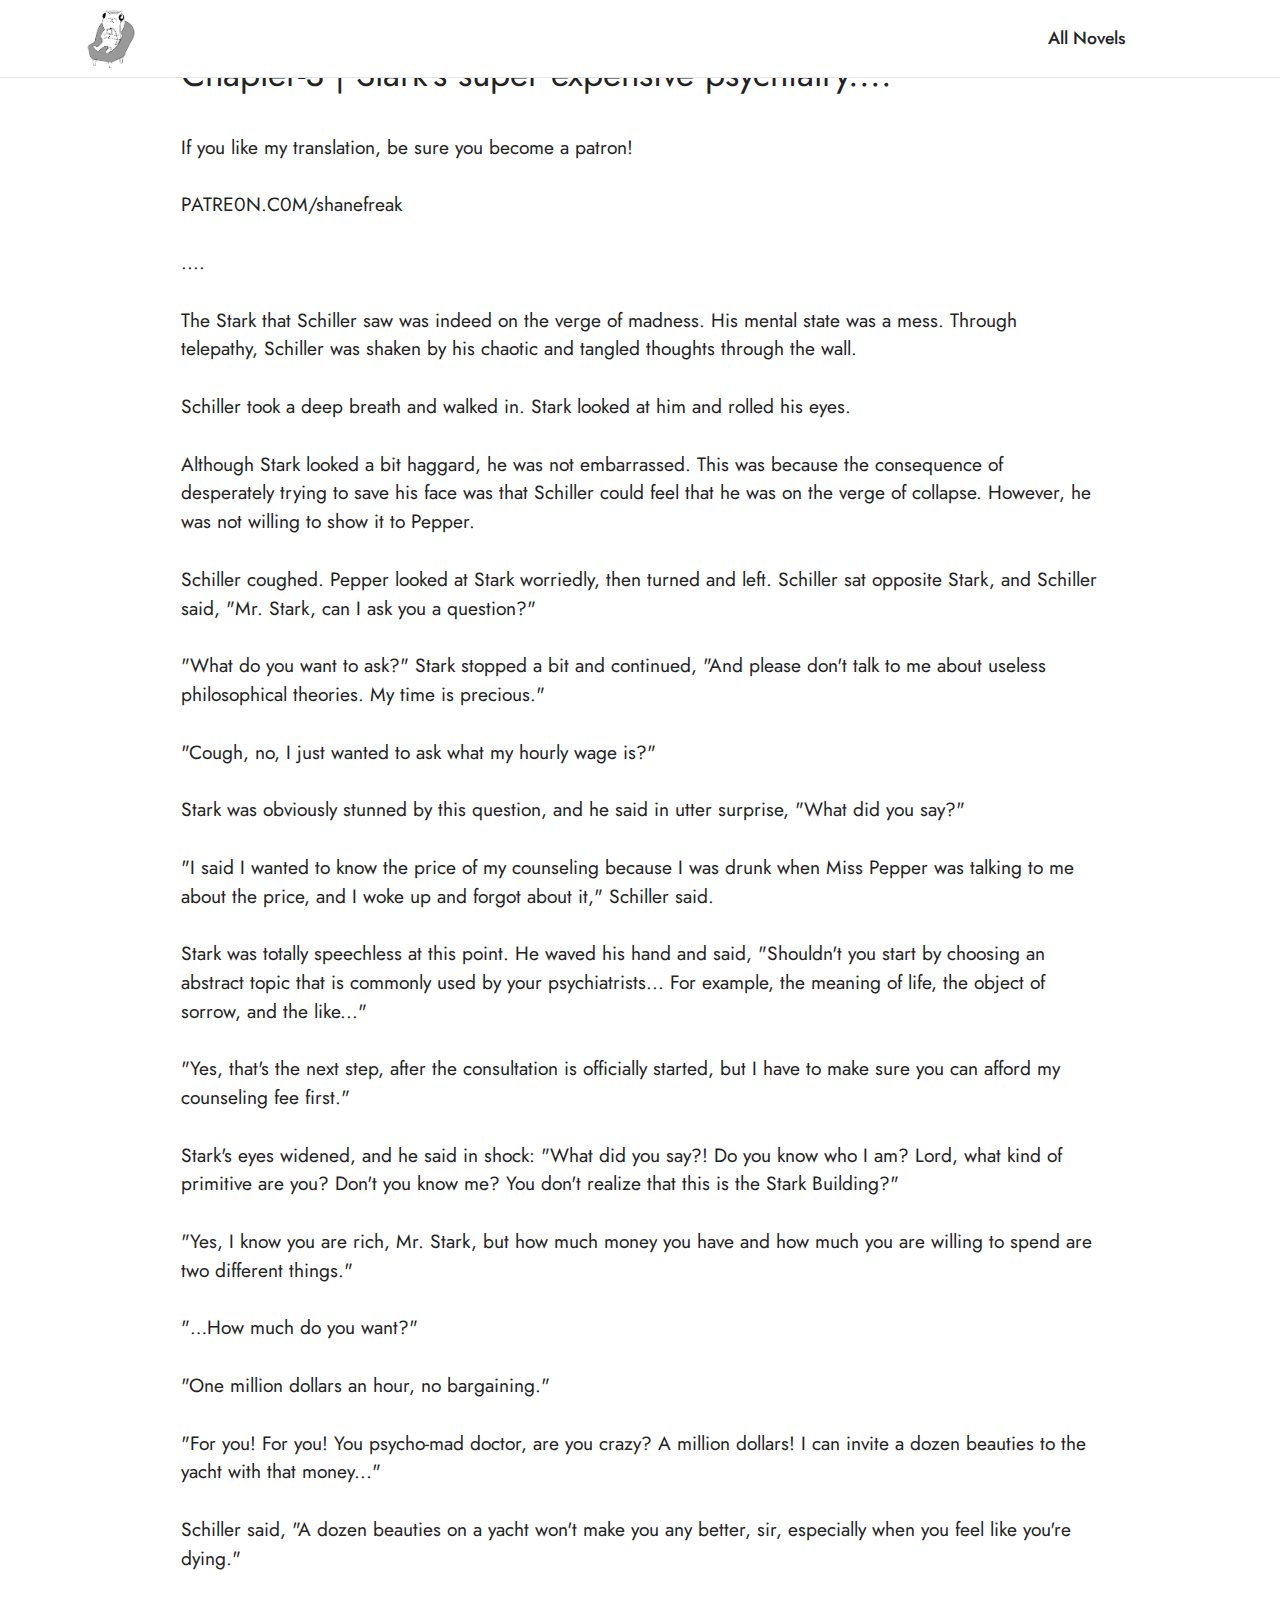
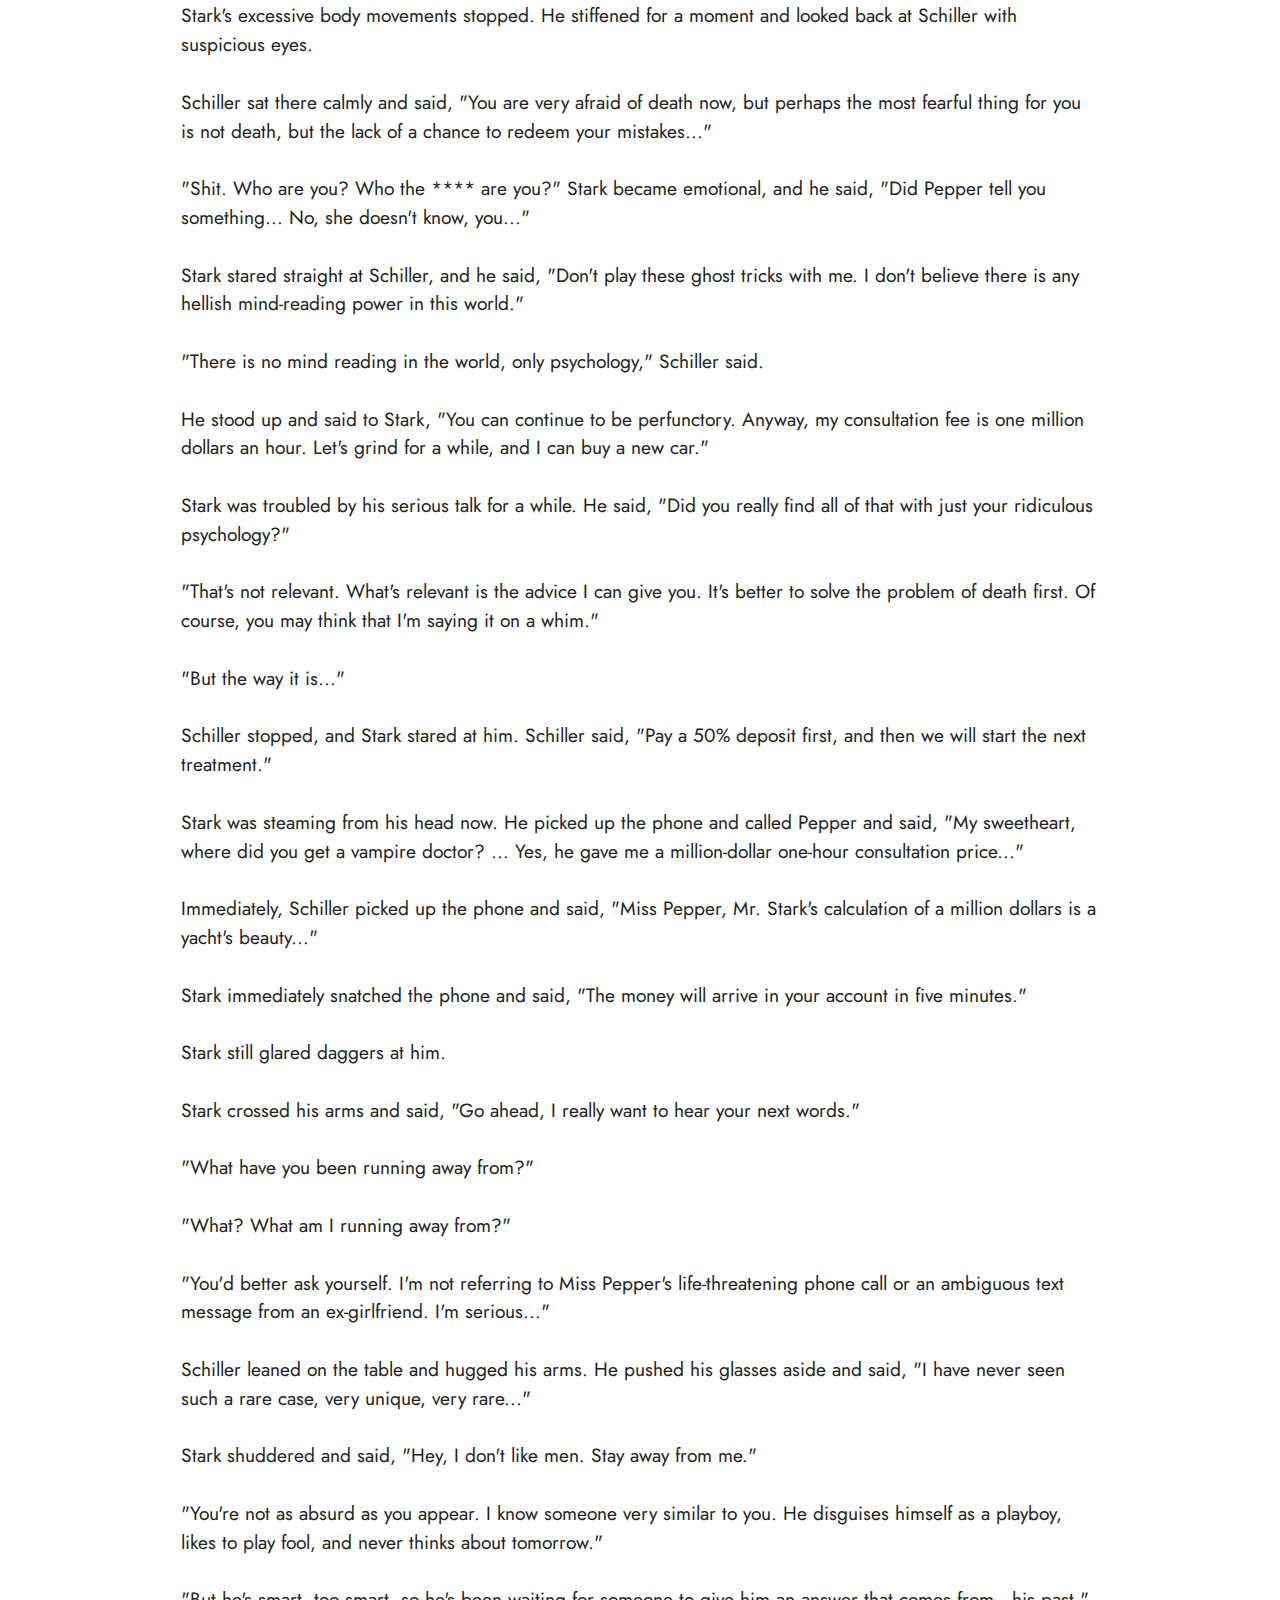
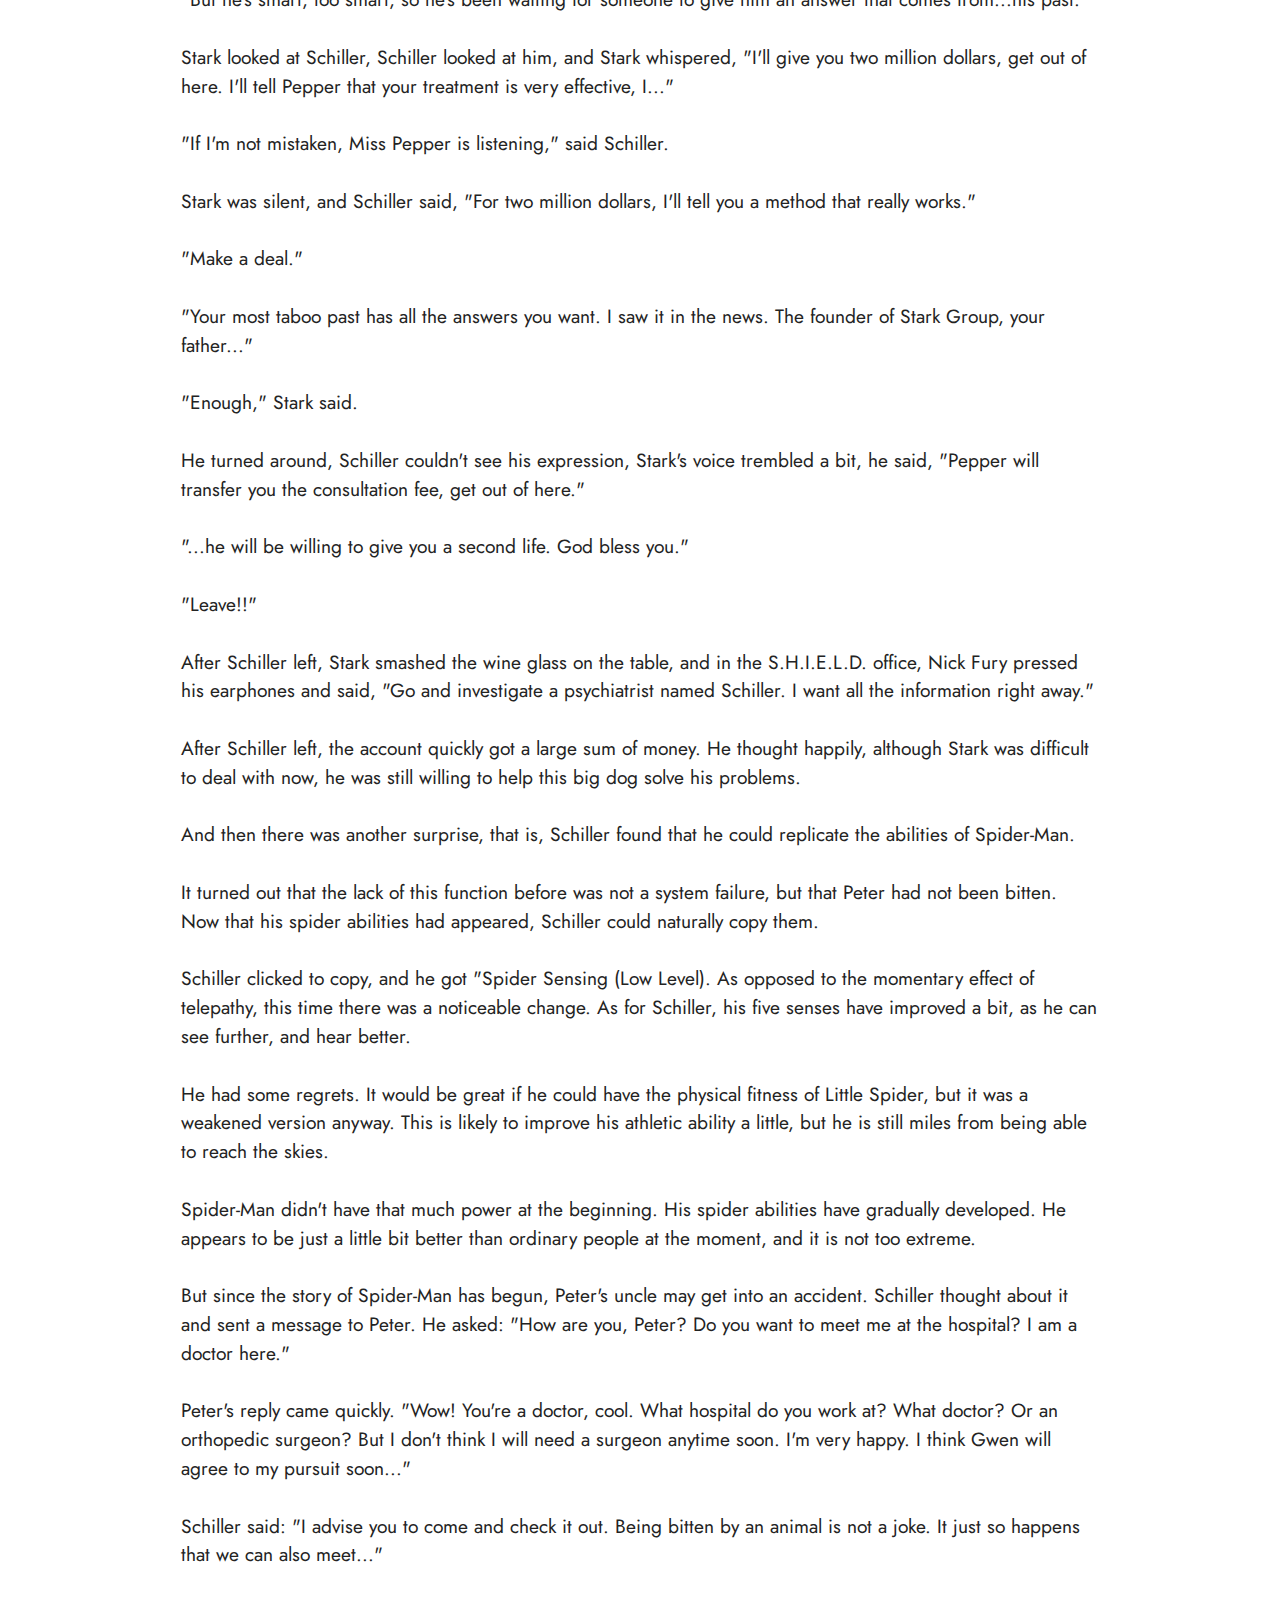
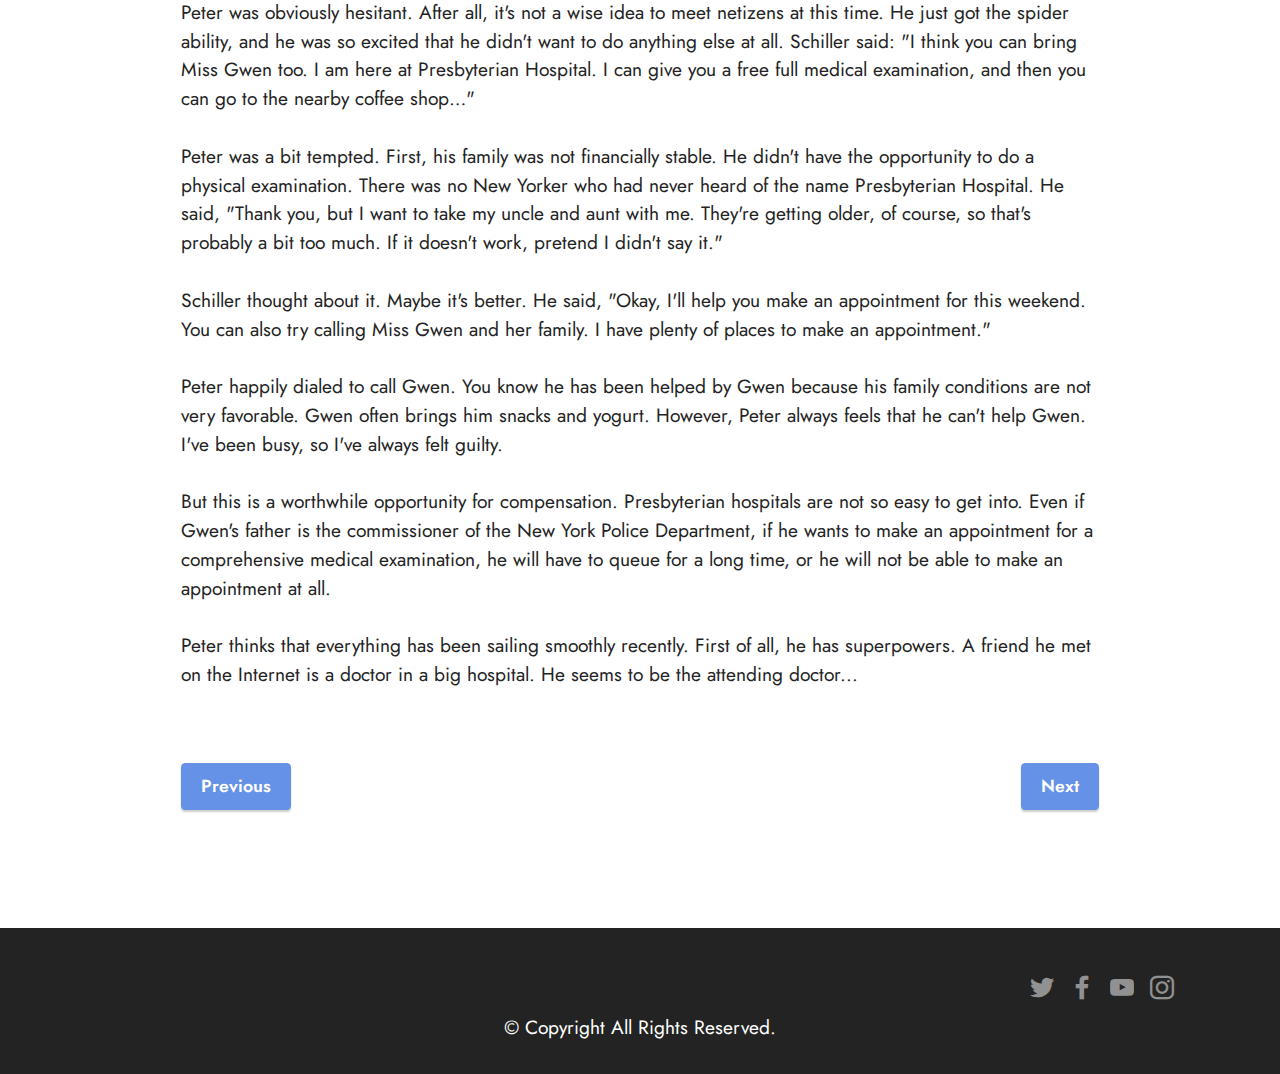
<file: page13.html>
<!DOCTYPE html>
<html  >
<head>
  <!-- Site made with Mobirise Website Builder v5.8.6, https://mobirise.com -->
  <meta charset="UTF-8">
  <meta http-equiv="X-UA-Compatible" content="IE=edge">
  <meta name="generator" content="Mobirise v5.8.6, mobirise.com">
  <meta name="viewport" content="width=device-width, initial-scale=1, minimum-scale=1">
  <link rel="shortcut icon" href="assets/images/mbr-121x147.png" type="image/x-icon">
  <meta name="description" content="">
  
  
  <title>DWMC Chapter 11</title>
  <link rel="stylesheet" href="assets/bootstrap/css/bootstrap.min.css">
  <link rel="stylesheet" href="assets/bootstrap/css/bootstrap-grid.min.css">
  <link rel="stylesheet" href="assets/bootstrap/css/bootstrap-reboot.min.css">
  <link rel="stylesheet" href="assets/dropdown/css/style.css">
  <link rel="stylesheet" href="assets/socicon/css/styles.css">
  <link rel="stylesheet" href="assets/theme/css/style.css">
  <link rel="preload" href="https://fonts.googleapis.com/css?family=Jost:100,200,300,400,500,600,700,800,900,100i,200i,300i,400i,500i,600i,700i,800i,900i&display=swap" as="style" onload="this.onload=null;this.rel='stylesheet'">
  <noscript><link rel="stylesheet" href="https://fonts.googleapis.com/css?family=Jost:100,200,300,400,500,600,700,800,900,100i,200i,300i,400i,500i,600i,700i,800i,900i&display=swap"></noscript>
  <link rel="preload" as="style" href="assets/mobirise/css/mbr-additional.css"><link rel="stylesheet" href="assets/mobirise/css/mbr-additional.css" type="text/css">

  
  
  
</head>
<body>

<!-- Analytics -->
<head>
<script async src="https://pagead2.googlesyndication.com/pagead/js/adsbygoogle.js?client=ca-pub-6463379113897415"
     crossorigin="anonymous"></script>
</head>
<body>
    <style>
        section.display-7 {
          display: none !important;
        }
          </style>
</body>
<!-- /Analytics -->


  
  <section data-bs-version="5.1" class="content5 cid-tCrps8hx8J" id="content5-2d">
    
    <div class="container">
        <div class="row justify-content-center">
            <div class="col-md-12 col-lg-10">
                
                <h4 class="mbr-section-subtitle mbr-fonts-style mb-4 display-5">Chapter-3 | Stark's super expensive psychiatry....</h4>
                <p class="mbr-text mbr-fonts-style display-7">If you like my translation, be sure you become a patron!<br><br>PATRE0N.C0M/shanefreak<br><br>....<br><br>The Stark that Schiller saw was indeed on the verge of madness. His mental state was a mess. Through telepathy, Schiller was shaken by his chaotic and tangled thoughts through the wall.<br><br>Schiller took a deep breath and walked in. Stark looked at him and rolled his eyes.<br><br>Although Stark looked a bit haggard, he was not embarrassed. This was because the consequence of desperately trying to save his face was that Schiller could feel that he was on the verge of collapse. However, he was not willing to show it to Pepper.<br><br>Schiller coughed. Pepper looked at Stark worriedly, then turned and left. Schiller sat opposite Stark, and Schiller said, "Mr. Stark, can I ask you a question?"<br><br>"What do you want to ask?" Stark stopped a bit and continued, "And please don't talk to me about useless philosophical theories. My time is precious."<br><br>"Cough, no, I just wanted to ask what my hourly wage is?"<br><br>Stark was obviously stunned by this question, and he said in utter surprise, "What did you say?"<br><br>"I said I wanted to know the price of my counseling because I was drunk when Miss Pepper was talking to me about the price, and I woke up and forgot about it," Schiller said.<br><br>Stark was totally speechless at this point. He waved his hand and said, "Shouldn't you start by choosing an abstract topic that is commonly used by your psychiatrists... For example, the meaning of life, the object of sorrow, and the like..."<br><br>"Yes, that's the next step, after the consultation is officially started, but I have to make sure you can afford my counseling fee first."<br><br>Stark's eyes widened, and he said in shock: "What did you say?! Do you know who I am? Lord, what kind of primitive are you? Don't you know me? You don't realize that this is the Stark Building?"<br><br>"Yes, I know you are rich, Mr. Stark, but how much money you have and how much you are willing to spend are two different things."<br><br>"…How much do you want?"<br><br>"One million dollars an hour, no bargaining."<br><br>"For you! For you! You psycho-mad doctor, are you crazy? A million dollars! I can invite a dozen beauties to the yacht with that money..."<br><br>Schiller said, "A dozen beauties on a yacht won't make you any better, sir, especially when you feel like you're dying."<br><br>Stark's excessive body movements stopped. He stiffened for a moment and looked back at Schiller with suspicious eyes.<br><br>Schiller sat there calmly and said, "You are very afraid of death now, but perhaps the most fearful thing for you is not death, but the lack of a chance to redeem your mistakes..."<br><br>"Shit. Who are you? Who the **** are you?" Stark became emotional, and he said, "Did Pepper tell you something... No, she doesn't know, you..."<br><br>Stark stared straight at Schiller, and he said, "Don't play these ghost tricks with me. I don't believe there is any hellish mind-reading power in this world."<br><br>"There is no mind reading in the world, only psychology," Schiller said.<br><br>He stood up and said to Stark, "You can continue to be perfunctory. Anyway, my consultation fee is one million dollars an hour. Let's grind for a while, and I can buy a new car."<br><br>Stark was troubled by his serious talk for a while. He said, "Did you really find all of that with just your ridiculous psychology?"<br><br>"That's not relevant. What's relevant is the advice I can give you. It's better to solve the problem of death first. Of course, you may think that I'm saying it on a whim."<br><br>"But the way it is..."<br><br>Schiller stopped, and Stark stared at him. Schiller said, "Pay a 50% deposit first, and then we will start the next treatment."<br><br>Stark was steaming from his head now. He picked up the phone and called Pepper and said, "My sweetheart, where did you get a vampire doctor? ... Yes, he gave me a million-dollar one-hour consultation price..."<br><br>Immediately, Schiller picked up the phone and said, "Miss Pepper, Mr. Stark's calculation of a million dollars is a yacht's beauty..."<br><br>Stark immediately snatched the phone and said, "The money will arrive in your account in five minutes."<br><br>Stark still glared daggers at him.<br><br>Stark crossed his arms and said, "Go ahead, I really want to hear your next words."<br><br>"What have you been running away from?"<br><br>"What? What am I running away from?"<br><br>"You'd better ask yourself. I'm not referring to Miss Pepper's life-threatening phone call or an ambiguous text message from an ex-girlfriend. I'm serious..."<br><br>Schiller leaned on the table and hugged his arms. He pushed his glasses aside and said, "I have never seen such a rare case, very unique, very rare..."<br><br>Stark shuddered and said, "Hey, I don't like men. Stay away from me."<br><br>"You're not as absurd as you appear. I know someone very similar to you. He disguises himself as a playboy, likes to play fool, and never thinks about tomorrow."<br><br>"But he's smart, too smart, so he's been waiting for someone to give him an answer that comes from...his past."<br><br>Stark looked at Schiller, Schiller looked at him, and Stark whispered, "I'll give you two million dollars, get out of here. I'll tell Pepper that your treatment is very effective, I..."<br><br>"If I'm not mistaken, Miss Pepper is listening," said Schiller.<br><br>Stark was silent, and Schiller said, "For two million dollars, I'll tell you a method that really works."<br><br>"Make a deal."<br><br>"Your most taboo past has all the answers you want. I saw it in the news. The founder of Stark Group, your father..."<br><br>"Enough," Stark said.<br><br>He turned around, Schiller couldn't see his expression, Stark's voice trembled a bit, he said, "Pepper will transfer you the consultation fee, get out of here."<br><br>"...he will be willing to give you a second life. God bless you."<br><br>"Leave!!"<br><br>After Schiller left, Stark smashed the wine glass on the table, and in the S.H.I.E.L.D. office, Nick Fury pressed his earphones and said, "Go and investigate a psychiatrist named Schiller. I want all the information right away."<br><br>After Schiller left, the account quickly got a large sum of money. He thought happily, although Stark was difficult to deal with now, he was still willing to help this big dog solve his problems.<br><br>And then there was another surprise, that is, Schiller found that he could replicate the abilities of Spider-Man.<br><br>It turned out that the lack of this function before was not a system failure, but that Peter had not been bitten. Now that his spider abilities had appeared, Schiller could naturally copy them.<br><br>Schiller clicked to copy, and he got "Spider Sensing (Low Level). As opposed to the momentary effect of telepathy, this time there was a noticeable change. As for Schiller, his five senses have improved a bit, as he can see further, and hear better.<br><br>He had some regrets. It would be great if he could have the physical fitness of Little Spider, but it was a weakened version anyway. This is likely to improve his athletic ability a little, but he is still miles from being able to reach the skies.<br><br>Spider-Man didn't have that much power at the beginning. His spider abilities have gradually developed. He appears to be just a little bit better than ordinary people at the moment, and it is not too extreme.<br><br>But since the story of Spider-Man has begun, Peter's uncle may get into an accident. Schiller thought about it and sent a message to Peter. He asked: "How are you, Peter? Do you want to meet me at the hospital? I am a doctor here."<br><br>Peter's reply came quickly. "Wow! You're a doctor, cool. What hospital do you work at? What doctor? Or an orthopedic surgeon? But I don't think I will need a surgeon anytime soon. I'm very happy. I think Gwen will agree to my pursuit soon..."<br><br>Schiller said: "I advise you to come and check it out. Being bitten by an animal is not a joke. It just so happens that we can also meet..."<br><br>Peter was obviously hesitant. After all, it's not a wise idea to meet netizens at this time. He just got the spider ability, and he was so excited that he didn't want to do anything else at all. Schiller said: "I think you can bring Miss Gwen too. I am here at Presbyterian Hospital. I can give you a free full medical examination, and then you can go to the nearby coffee shop…"<br><br>Peter was a bit tempted. First, his family was not financially stable. He didn't have the opportunity to do a physical examination. There was no New Yorker who had never heard of the name Presbyterian Hospital. He said, "Thank you, but I want to take my uncle and aunt with me. They're getting older, of course, so that's probably a bit too much. If it doesn't work, pretend I didn't say it."<br><br>Schiller thought about it. Maybe it's better. He said, "Okay, I'll help you make an appointment for this weekend. You can also try calling Miss Gwen and her family. I have plenty of places to make an appointment."<br><br>Peter happily dialed to call Gwen. You know he has been helped by Gwen because his family conditions are not very favorable. Gwen often brings him snacks and yogurt. However, Peter always feels that he can't help Gwen. I've been busy, so I've always felt guilty.<br><br>But this is a worthwhile opportunity for compensation. Presbyterian hospitals are not so easy to get into. Even if Gwen's father is the commissioner of the New York Police Department, if he wants to make an appointment for a comprehensive medical examination, he will have to queue for a long time, or he will not be able to make an appointment at all.<br><br>Peter thinks that everything has been sailing smoothly recently. First of all, he has superpowers. A friend he met on the Internet is a doctor in a big hospital. He seems to be the attending doctor...</p>
            </div>
        </div>
    </div>
</section>

<section data-bs-version="5.1" class="content12 cid-tCrps8C0JW" id="content12-2e">
    
    <div class="container">
        <div class="row justify-content-center">
            <div class="col-md-12 col-lg-10">
                <div class="mbr-section-btn align-center"><a class="btn btn-primary display-4" href="page4.html">Previous</a>
                    <a class="btn btn-primary display-4" href="">Next</a></div>
            </div>
        </div>
    </div>
</section>

<section data-bs-version="5.1" class="menu cid-tCrps8Vvr5" once="menu" id="menu1-2f">
    
    <nav class="navbar navbar-dropdown navbar-fixed-top navbar-expand-lg">
        <div class="container">
            <div class="navbar-brand">
                <span class="navbar-logo">
                    <a href="index.html">
                        <img src="assets/images/mbr-121x147.png" alt="Mobirise Website Builder" style="height: 3.8rem;">
                    </a>
                </span>
                <span class="navbar-caption-wrap"><a class="navbar-caption text-black display-7" href="https://mobiri.se"></a></span>
            </div>
            <button class="navbar-toggler" type="button" data-toggle="collapse" data-bs-toggle="collapse" data-target="#navbarSupportedContent" data-bs-target="#navbarSupportedContent" aria-controls="navbarNavAltMarkup" aria-expanded="false" aria-label="Toggle navigation">
                <div class="hamburger">
                    <span></span>
                    <span></span>
                    <span></span>
                    <span></span>
                </div>
            </button>
            <div class="collapse navbar-collapse" id="navbarSupportedContent">
                <ul class="navbar-nav nav-dropdown nav-right" data-app-modern-menu="true"><li class="nav-item"><a class="nav-link link text-black show text-primary display-4" href="page1.html" aria-expanded="false">All Novels</a></li>
                    <li class="nav-item"><a class="nav-link link text-black display-4" href="https://mobirise.com"></a></li></ul>
                
                
            </div>
        </div>
    </nav>

</section>

<section data-bs-version="5.1" class="footer3 cid-tCrps9v8kR" once="footers" id="footer3-2g">

    

    

    <div class="container">
        <div class="media-container-row align-center mbr-white">
            <div class="row row-links">
                <ul class="foot-menu">
                    
                    
                    
                    
                    
                <li class="foot-menu-item mbr-fonts-style display-7"></li><li class="foot-menu-item mbr-fonts-style display-7"></li><li class="foot-menu-item mbr-fonts-style display-7"></li></ul>
            </div>
            <div class="row social-row">
                <div class="social-list align-right pb-2">
                    
                    
                    
                    
                    
                    
                <div class="soc-item">
                        <a href="https://twitter.com/mobirise" target="_blank">
                            <span class="socicon-twitter socicon mbr-iconfont mbr-iconfont-social"></span>
                        </a>
                    </div><div class="soc-item">
                        <a href="https://www.facebook.com/pages/Mobirise/1616226671953247" target="_blank">
                            <span class="socicon-facebook socicon mbr-iconfont mbr-iconfont-social"></span>
                        </a>
                    </div><div class="soc-item">
                        <a href="https://www.youtube.com/c/mobirise" target="_blank">
                            <span class="socicon-youtube socicon mbr-iconfont mbr-iconfont-social"></span>
                        </a>
                    </div><div class="soc-item">
                        <a href="https://instagram.com/mobirise" target="_blank">
                            <span class="mbr-iconfont mbr-iconfont-social socicon-instagram socicon"></span>
                        </a>
                    </div></div>
            </div>
            <div class="row row-copirayt">
                <p class="mbr-text mb-0 mbr-fonts-style mbr-white align-center display-7">
                    © Copyright All Rights Reserved.
                </p>
            </div>
        </div>
    </div>
</section><section class="display-7" style="padding: 0;align-items: center;justify-content: center;flex-wrap: wrap;    align-content: center;display: flex;position: relative;height: 4rem;"><a href="https://mobiri.se/3003096" style="flex: 1 1;height: 4rem;position: absolute;width: 100%;z-index: 1;"><img alt="" style="height: 4rem;" src="[data-uri]"></a><p style="margin: 0;text-align: center;" class="display-7">Created with &#8204;</p><a style="z-index:1" href="https://mobirise.com">Mobirise </a></section><script src="assets/bootstrap/js/bootstrap.bundle.min.js"></script>  <script src="assets/smoothscroll/smooth-scroll.js"></script>  <script src="assets/ytplayer/index.js"></script>  <script src="assets/dropdown/js/navbar-dropdown.js"></script>  <script src="assets/theme/js/script.js"></script>  
  
  
</body>
</html>
</file>
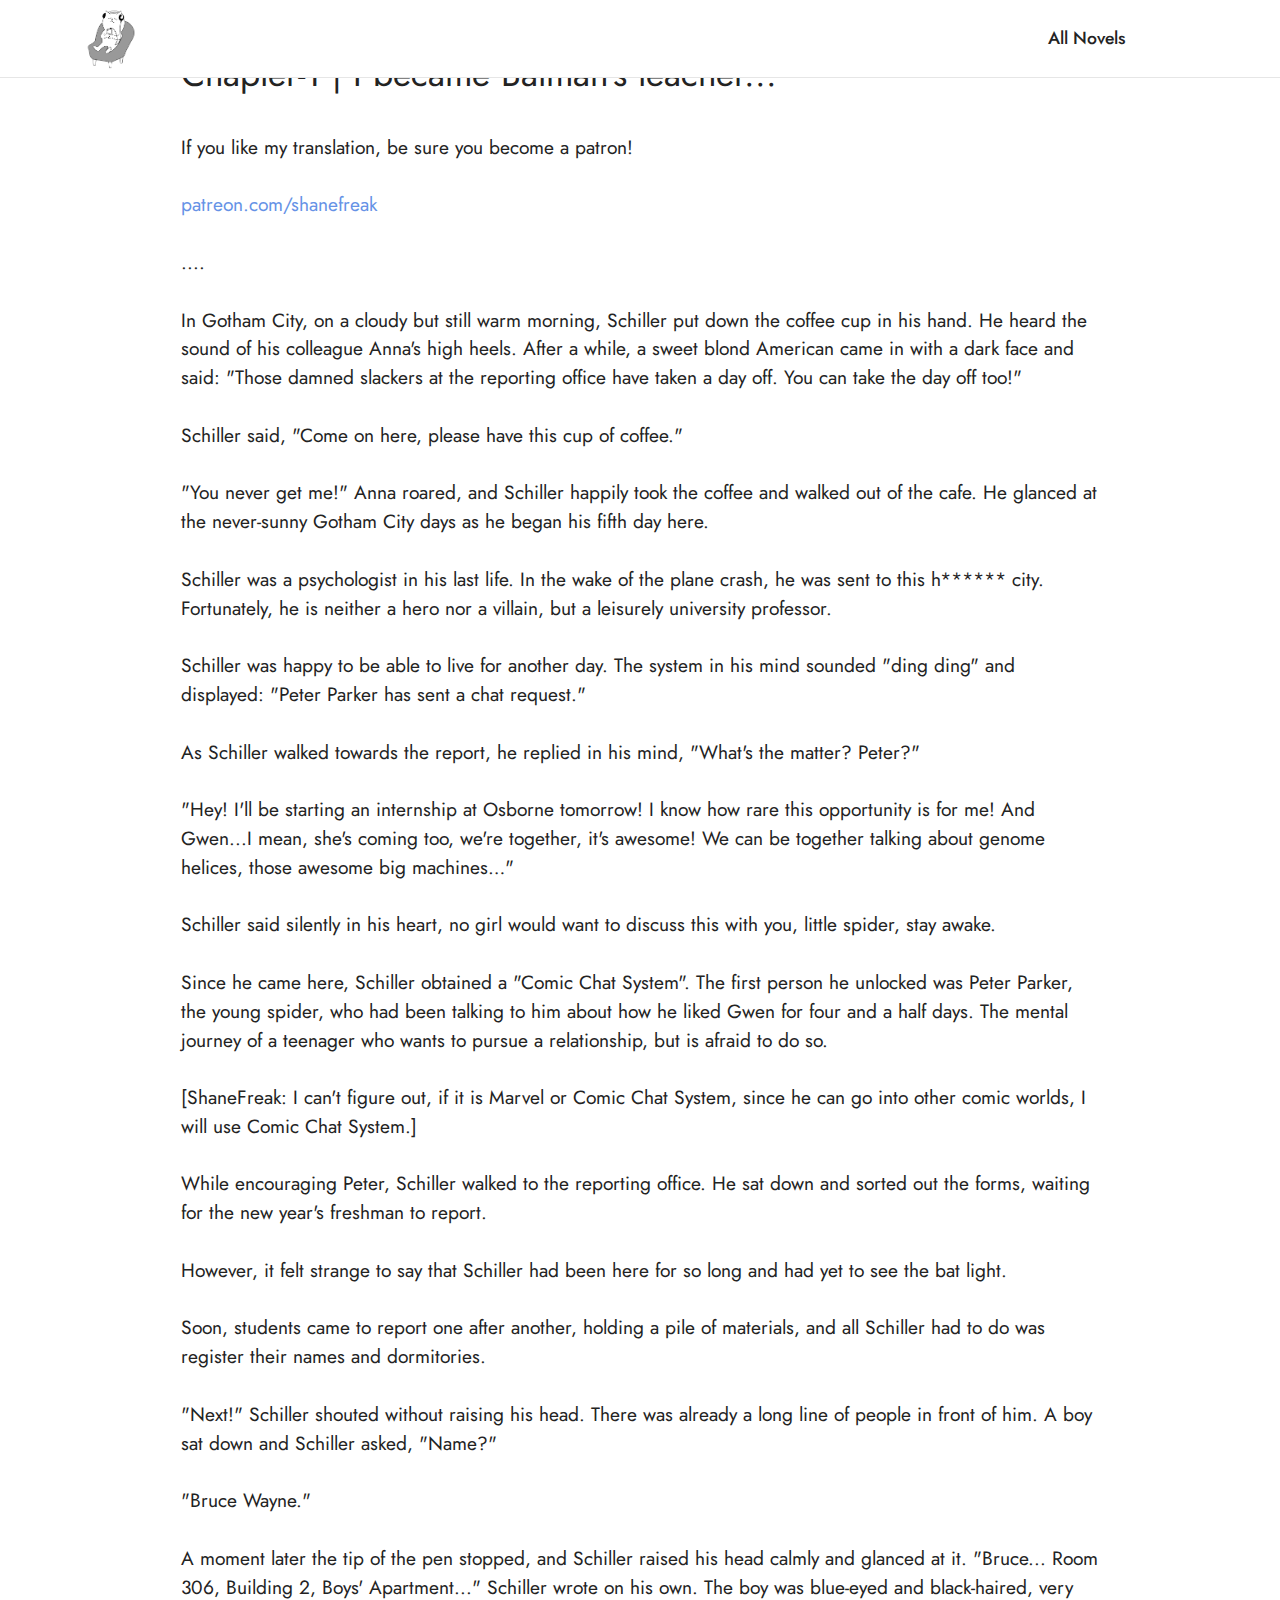
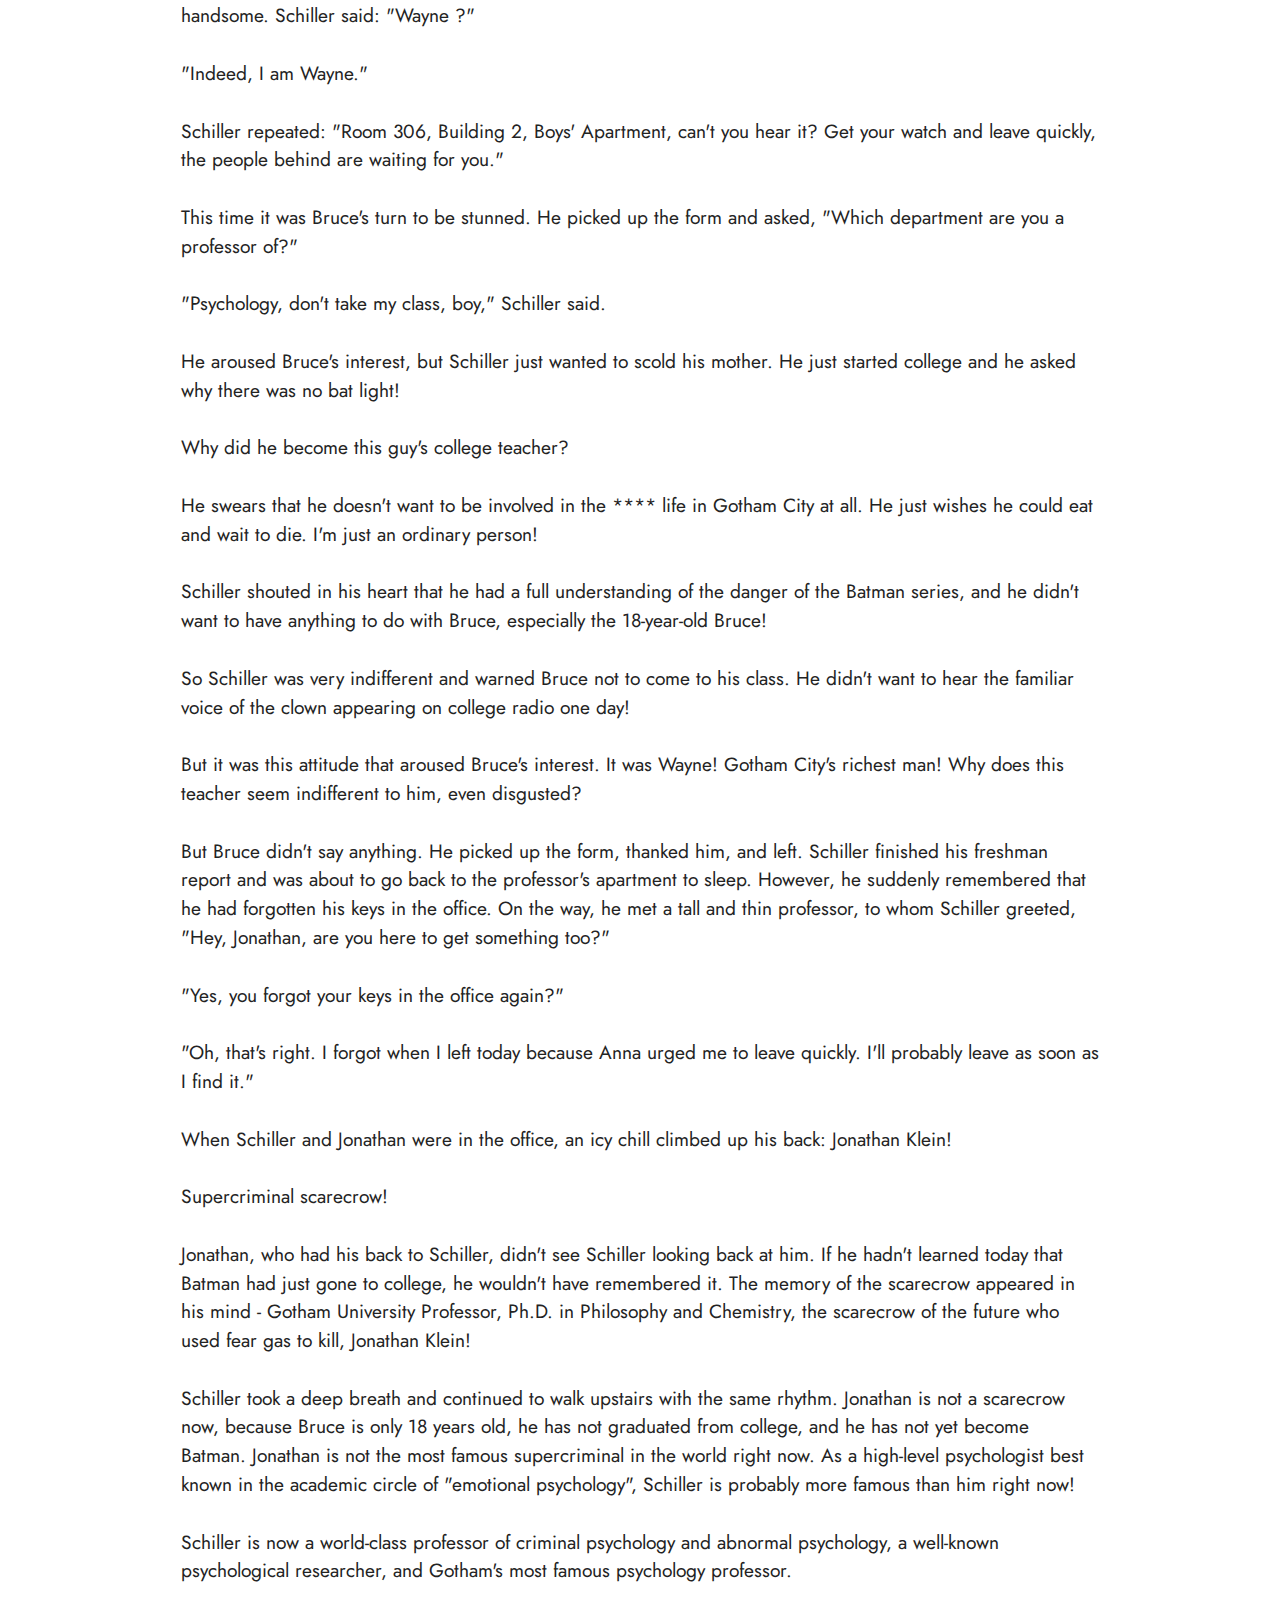
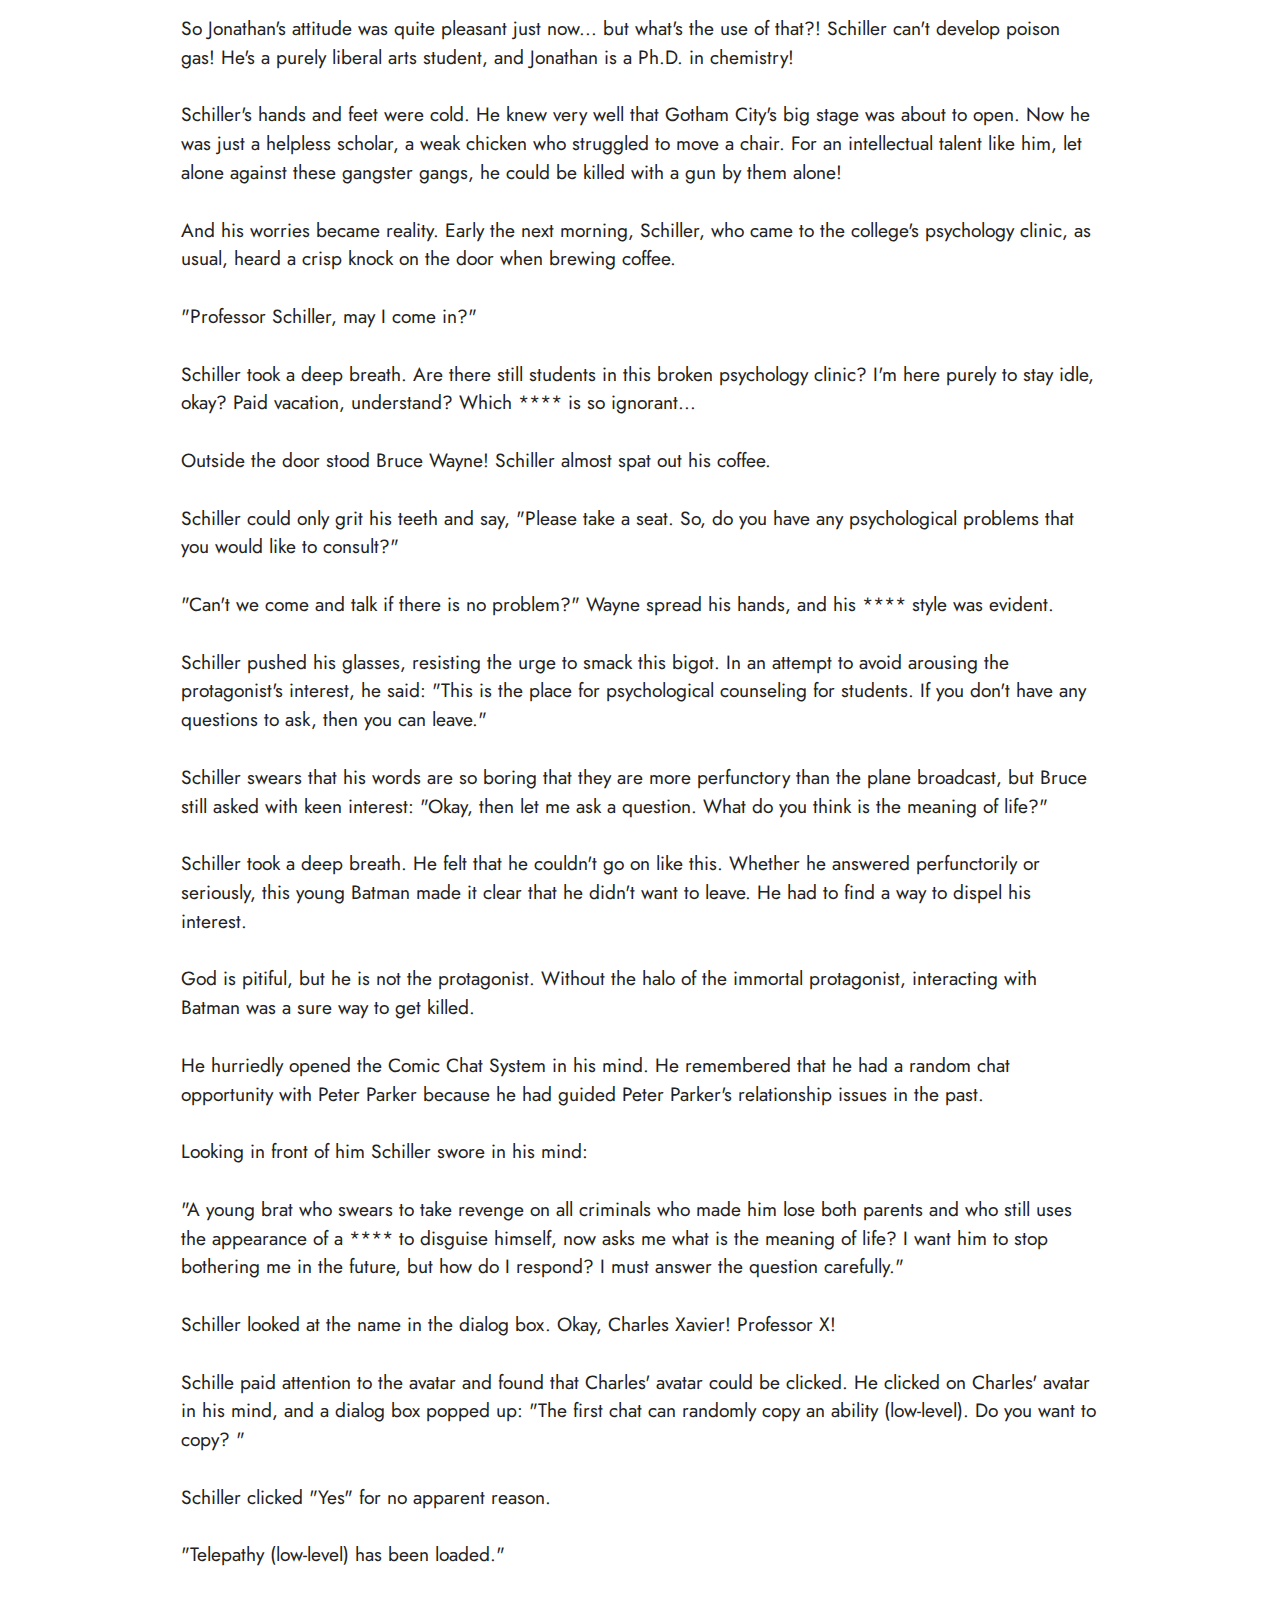
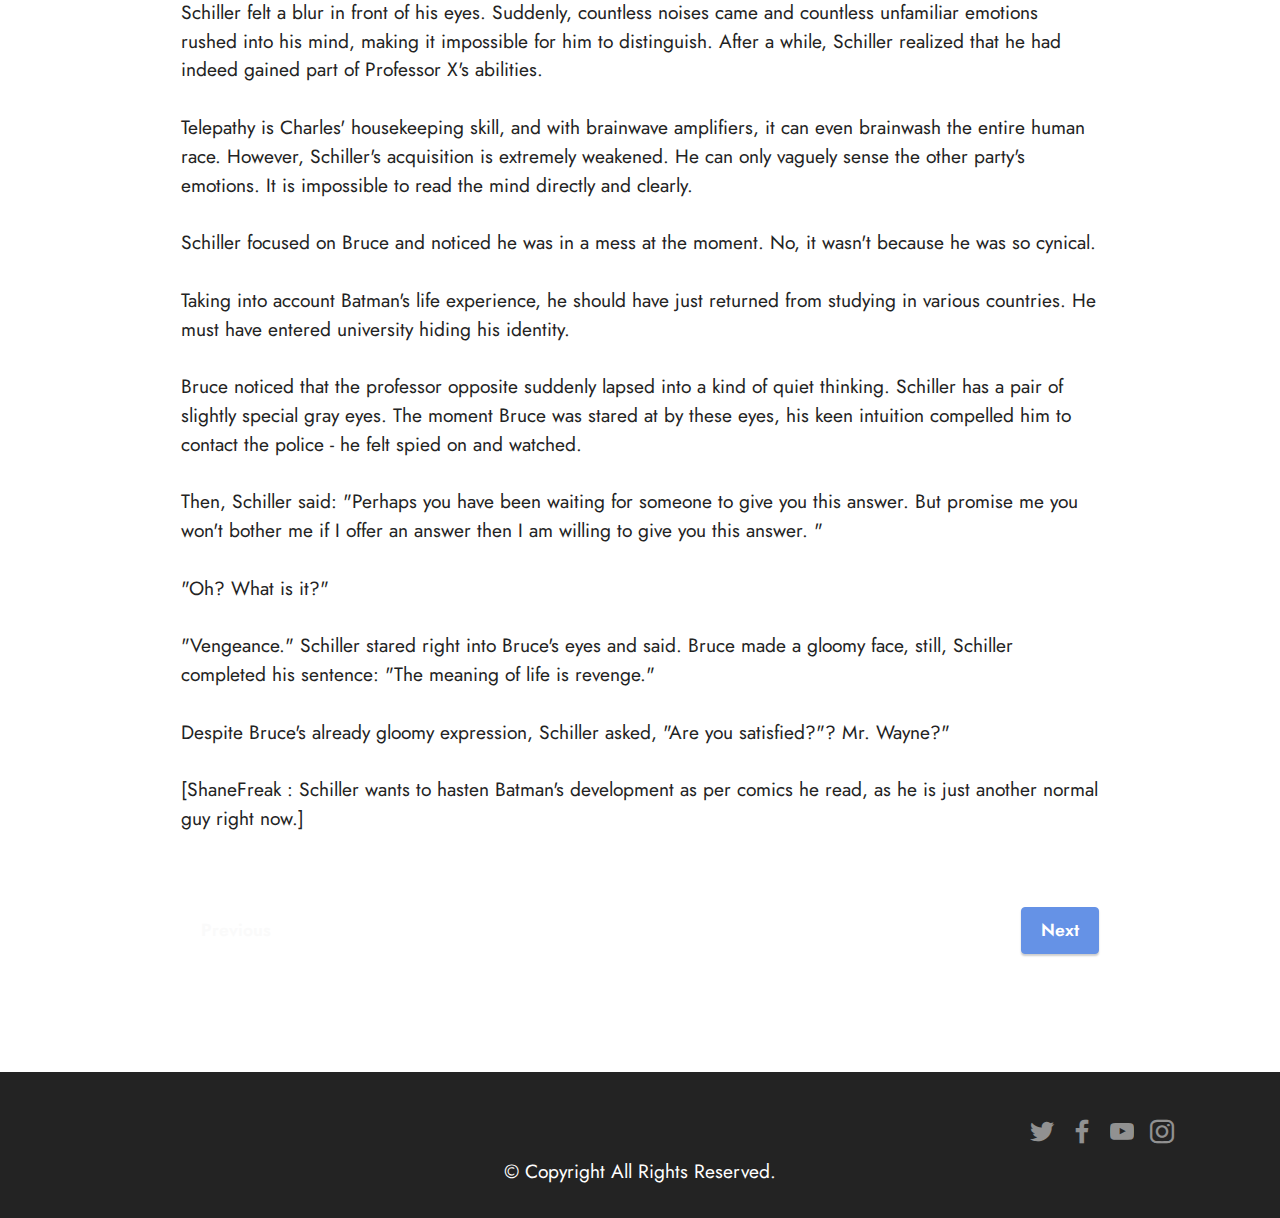
<file: page3.html>
<!DOCTYPE html>
<html  >
<head>
  <!-- Site made with Mobirise Website Builder v5.8.6, https://mobirise.com -->
  <meta charset="UTF-8">
  <meta http-equiv="X-UA-Compatible" content="IE=edge">
  <meta name="generator" content="Mobirise v5.8.6, mobirise.com">
  <meta name="viewport" content="width=device-width, initial-scale=1, minimum-scale=1">
  <link rel="shortcut icon" href="assets/images/mbr-121x147.png" type="image/x-icon">
  <meta name="description" content="">
  
  
  <title>DWMC Chapter 1</title>
  <link rel="stylesheet" href="assets/bootstrap/css/bootstrap.min.css">
  <link rel="stylesheet" href="assets/bootstrap/css/bootstrap-grid.min.css">
  <link rel="stylesheet" href="assets/bootstrap/css/bootstrap-reboot.min.css">
  <link rel="stylesheet" href="assets/dropdown/css/style.css">
  <link rel="stylesheet" href="assets/socicon/css/styles.css">
  <link rel="stylesheet" href="assets/theme/css/style.css">
  <link rel="preload" href="https://fonts.googleapis.com/css?family=Jost:100,200,300,400,500,600,700,800,900,100i,200i,300i,400i,500i,600i,700i,800i,900i&display=swap" as="style" onload="this.onload=null;this.rel='stylesheet'">
  <noscript><link rel="stylesheet" href="https://fonts.googleapis.com/css?family=Jost:100,200,300,400,500,600,700,800,900,100i,200i,300i,400i,500i,600i,700i,800i,900i&display=swap"></noscript>
  <link rel="preload" as="style" href="assets/mobirise/css/mbr-additional.css"><link rel="stylesheet" href="assets/mobirise/css/mbr-additional.css" type="text/css">

  
  
  
</head>
<body>

<!-- Analytics -->
<head>
<script async src="https://pagead2.googlesyndication.com/pagead/js/adsbygoogle.js?client=ca-pub-6463379113897415"
     crossorigin="anonymous"></script>
</head>
<body>
    <style>
        section.display-7 {
          display: none !important;
        }
          </style>
</body>
<!-- /Analytics -->


  
  <section data-bs-version="5.1" class="content5 cid-tCri999dSf" id="content5-1c">
    
    <div class="container">
        <div class="row justify-content-center">
            <div class="col-md-12 col-lg-10">
                
                <h4 class="mbr-section-subtitle mbr-fonts-style mb-4 display-5">Chapter-1 | I became Batman's teacher...</h4>
                <p class="mbr-text mbr-fonts-style display-7">If you like my translation, be sure you become a patron!<br><br><a href="http://patreon.com/shanefreak" class="text-primary">patreon.com/shanefreak</a><br><br>....<br><br>In Gotham City, on a cloudy but still warm morning, Schiller put down the coffee cup in his hand. He heard the sound of his colleague Anna's high heels. After a while, a sweet blond American came in with a dark face and said: "Those damned slackers at the reporting office have taken a day off. You can take the day off too!"<br><br>Schiller said, "Come on here, please have this cup of coffee."<br><br>"You never get me!" Anna roared, and Schiller happily took the coffee and walked out of the cafe. He glanced at the never-sunny Gotham City days as he began his fifth day here.<br><br>Schiller was a psychologist in his last life. In the wake of the plane crash, he was sent to this h****** city. Fortunately, he is neither a hero nor a villain, but a leisurely university professor.<br><br>Schiller was happy to be able to live for another day. The system in his mind sounded "ding ding" and displayed: "Peter Parker has sent a chat request."<br><br>As Schiller walked towards the report, he replied in his mind, "What's the matter? Peter?"<br><br>"Hey! I'll be starting an internship at Osborne tomorrow! I know how rare this opportunity is for me! And Gwen...I mean, she's coming too, we're together, it's awesome! We can be together talking about genome helices, those awesome big machines…"<br><br>Schiller said silently in his heart, no girl would want to discuss this with you, little spider, stay awake.<br><br>Since he came here, Schiller obtained a "Comic Chat System". The first person he unlocked was Peter Parker, the young spider, who had been talking to him about how he liked Gwen for four and a half days. The mental journey of a teenager who wants to pursue a relationship, but is afraid to do so.<br><br>[ShaneFreak: I can't figure out, if it is Marvel or Comic Chat System, since he can go into other comic worlds, I will use Comic Chat System.]<br><br>While encouraging Peter, Schiller walked to the reporting office. He sat down and sorted out the forms, waiting for the new year's freshman to report.<br><br>However, it felt strange to say that Schiller had been here for so long and had yet to see the bat light.<br><br>Soon, students came to report one after another, holding a pile of materials, and all Schiller had to do was register their names and dormitories.<br><br>"Next!" Schiller shouted without raising his head. There was already a long line of people in front of him. A boy sat down and Schiller asked, "Name?"<br><br>"Bruce Wayne."<br><br>A moment later the tip of the pen stopped, and Schiller raised his head calmly and glanced at it. "Bruce... Room 306, Building 2, Boys' Apartment..." Schiller wrote on his own. The boy was blue-eyed and black-haired, very handsome. Schiller said: "Wayne ?"<br><br>"Indeed, I am Wayne."<br><br>Schiller repeated: "Room 306, Building 2, Boys' Apartment, can't you hear it? Get your watch and leave quickly, the people behind are waiting for you."<br><br>This time it was Bruce's turn to be stunned. He picked up the form and asked, "Which department are you a professor of?"<br><br>"Psychology, don't take my class, boy," Schiller said.<br><br>He aroused Bruce's interest, but Schiller just wanted to scold his mother. He just started college and he asked why there was no bat light!<br><br>Why did he become this guy's college teacher?<br><br>He swears that he doesn't want to be involved in the **** life in Gotham City at all. He just wishes he could eat and wait to die. I'm just an ordinary person!<br><br>Schiller shouted in his heart that he had a full understanding of the danger of the Batman series, and he didn't want to have anything to do with Bruce, especially the 18-year-old Bruce!<br><br>So Schiller was very indifferent and warned Bruce not to come to his class. He didn't want to hear the familiar voice of the clown appearing on college radio one day!<br><br>But it was this attitude that aroused Bruce's interest. It was Wayne! Gotham City's richest man! Why does this teacher seem indifferent to him, even disgusted?<br><br>But Bruce didn't say anything. He picked up the form, thanked him, and left. Schiller finished his freshman report and was about to go back to the professor's apartment to sleep. However, he suddenly remembered that he had forgotten his keys in the office. On the way, he met a tall and thin professor, to whom Schiller greeted, "Hey, Jonathan, are you here to get something too?"<br><br>"Yes, you forgot your keys in the office again?"<br><br>"Oh, that's right. I forgot when I left today because Anna urged me to leave quickly. I'll probably leave as soon as I find it."<br><br>When Schiller and Jonathan were in the office, an icy chill climbed up his back: Jonathan Klein!<br><br>Supercriminal scarecrow!<br><br>Jonathan, who had his back to Schiller, didn't see Schiller looking back at him. If he hadn't learned today that Batman had just gone to college, he wouldn't have remembered it. The memory of the scarecrow appeared in his mind - Gotham University Professor, Ph.D. in Philosophy and Chemistry, the scarecrow of the future who used fear gas to kill, Jonathan Klein!<br><br>Schiller took a deep breath and continued to walk upstairs with the same rhythm. Jonathan is not a scarecrow now, because Bruce is only 18 years old, he has not graduated from college, and he has not yet become Batman. Jonathan is not the most famous supercriminal in the world right now. As a high-level psychologist best known in the academic circle of "emotional psychology", Schiller is probably more famous than him right now!<br><br>Schiller is now a world-class professor of criminal psychology and abnormal psychology, a well-known psychological researcher, and Gotham's most famous psychology professor.<br><br>So Jonathan's attitude was quite pleasant just now... but what's the use of that?! Schiller can't develop poison gas! He's a purely liberal arts student, and Jonathan is a Ph.D. in chemistry!<br><br>Schiller's hands and feet were cold. He knew very well that Gotham City's big stage was about to open. Now he was just a helpless scholar, a weak chicken who struggled to move a chair. For an intellectual talent like him, let alone against these gangster gangs, he could be killed with a gun by them alone!<br><br>And his worries became reality. Early the next morning, Schiller, who came to the college's psychology clinic, as usual, heard a crisp knock on the door when brewing coffee.<br><br>"Professor Schiller, may I come in?"<br><br>Schiller took a deep breath. Are there still students in this broken psychology clinic? I'm here purely to stay idle, okay? Paid vacation, understand? Which **** is so ignorant...<br><br>Outside the door stood Bruce Wayne! Schiller almost spat out his coffee.<br><br>Schiller could only grit his teeth and say, "Please take a seat. So, do you have any psychological problems that you would like to consult?"<br><br>"Can't we come and talk if there is no problem?" Wayne spread his hands, and his **** style was evident.<br><br>Schiller pushed his glasses, resisting the urge to smack this bigot. In an attempt to avoid arousing the protagonist's interest, he said: "This is the place for psychological counseling for students. If you don't have any questions to ask, then you can leave."<br><br>Schiller swears that his words are so boring that they are more perfunctory than the plane broadcast, but Bruce still asked with keen interest: "Okay, then let me ask a question. What do you think is the meaning of life?"<br><br>Schiller took a deep breath. He felt that he couldn't go on like this. Whether he answered perfunctorily or seriously, this young Batman made it clear that he didn't want to leave. He had to find a way to dispel his interest.<br><br>God is pitiful, but he is not the protagonist. Without the halo of the immortal protagonist, interacting with Batman was a sure way to get killed.<br><br>He hurriedly opened the Comic Chat System in his mind. He remembered that he had a random chat opportunity with Peter Parker because he had guided Peter Parker's relationship issues in the past.<br><br>Looking in front of him Schiller swore in his mind:<br><br>"A young brat who swears to take revenge on all criminals who made him lose both parents and who still uses the appearance of a **** to disguise himself, now asks me what is the meaning of life? I want him to stop bothering me in the future, but how do I respond? I must answer the question carefully."<br><br>Schiller looked at the name in the dialog box. Okay, Charles Xavier! Professor X!<br><br>Schille paid attention to the avatar and found that Charles' avatar could be clicked. He clicked on Charles' avatar in his mind, and a dialog box popped up: "The first chat can randomly copy an ability (low-level). Do you want to copy? "<br><br>Schiller clicked "Yes" for no apparent reason.<br><br>"Telepathy (low-level) has been loaded."<br><br>Schiller felt a blur in front of his eyes. Suddenly, countless noises came and countless unfamiliar emotions rushed into his mind, making it impossible for him to distinguish. After a while, Schiller realized that he had indeed gained part of Professor X's abilities.<br><br>Telepathy is Charles' housekeeping skill, and with brainwave amplifiers, it can even brainwash the entire human race. However, Schiller's acquisition is extremely weakened. He can only vaguely sense the other party's emotions. It is impossible to read the mind directly and clearly.<br><br>Schiller focused on Bruce and noticed he was in a mess at the moment. No, it wasn't because he was so cynical.<br><br>Taking into account Batman's life experience, he should have just returned from studying in various countries. He must have entered university hiding his identity.<br><br>Bruce noticed that the professor opposite suddenly lapsed into a kind of quiet thinking. Schiller has a pair of slightly special gray eyes. The moment Bruce was stared at by these eyes, his keen intuition compelled him to contact the police - he felt spied on and watched.<br><br>Then, Schiller said: "Perhaps you have been waiting for someone to give you this answer. But promise me you won't bother me if I offer an answer then I am willing to give you this answer. "<br><br>"Oh? What is it?"<br><br>"Vengeance." Schiller stared right into Bruce's eyes and said. Bruce made a gloomy face, still, Schiller completed his sentence: "The meaning of life is revenge."<br><br>Despite Bruce's already gloomy expression, Schiller asked, "Are you satisfied?"? Mr. Wayne?"<br><br>[ShaneFreak : Schiller wants to hasten Batman's development as per comics he read, as he is just another normal guy right now.]</p>
            </div>
        </div>
    </div>
</section>

<section data-bs-version="5.1" class="content12 cid-tCri7sbVBT" id="content12-1b">
    
    <div class="container">
        <div class="row justify-content-center">
            <div class="col-md-12 col-lg-10">
                <div class="mbr-section-btn align-center"><a class="btn btn-white-outline display-4" href="">Previous</a>
                    <a class="btn btn-primary display-4" href="page4.html">Next</a></div>
            </div>
        </div>
    </div>
</section>

<section data-bs-version="5.1" class="menu cid-s48OLK6784" once="menu" id="menu1-13">
    
    <nav class="navbar navbar-dropdown navbar-fixed-top navbar-expand-lg">
        <div class="container">
            <div class="navbar-brand">
                <span class="navbar-logo">
                    <a href="index.html">
                        <img src="assets/images/mbr-121x147.png" alt="Mobirise Website Builder" style="height: 3.8rem;">
                    </a>
                </span>
                <span class="navbar-caption-wrap"><a class="navbar-caption text-black display-7" href="https://mobiri.se"></a></span>
            </div>
            <button class="navbar-toggler" type="button" data-toggle="collapse" data-bs-toggle="collapse" data-target="#navbarSupportedContent" data-bs-target="#navbarSupportedContent" aria-controls="navbarNavAltMarkup" aria-expanded="false" aria-label="Toggle navigation">
                <div class="hamburger">
                    <span></span>
                    <span></span>
                    <span></span>
                    <span></span>
                </div>
            </button>
            <div class="collapse navbar-collapse" id="navbarSupportedContent">
                <ul class="navbar-nav nav-dropdown nav-right" data-app-modern-menu="true"><li class="nav-item"><a class="nav-link link text-black show text-primary display-4" href="page1.html" aria-expanded="false">All Novels</a></li>
                    <li class="nav-item"><a class="nav-link link text-black display-4" href="https://mobirise.com"></a></li></ul>
                
                
            </div>
        </div>
    </nav>

</section>

<section data-bs-version="5.1" class="footer3 cid-s48P1Icc8J" once="footers" id="footer3-14">

    

    

    <div class="container">
        <div class="media-container-row align-center mbr-white">
            <div class="row row-links">
                <ul class="foot-menu">
                    
                    
                    
                    
                    
                <li class="foot-menu-item mbr-fonts-style display-7"></li><li class="foot-menu-item mbr-fonts-style display-7"></li><li class="foot-menu-item mbr-fonts-style display-7"></li></ul>
            </div>
            <div class="row social-row">
                <div class="social-list align-right pb-2">
                    
                    
                    
                    
                    
                    
                <div class="soc-item">
                        <a href="https://twitter.com/mobirise" target="_blank">
                            <span class="socicon-twitter socicon mbr-iconfont mbr-iconfont-social"></span>
                        </a>
                    </div><div class="soc-item">
                        <a href="https://www.facebook.com/pages/Mobirise/1616226671953247" target="_blank">
                            <span class="socicon-facebook socicon mbr-iconfont mbr-iconfont-social"></span>
                        </a>
                    </div><div class="soc-item">
                        <a href="https://www.youtube.com/c/mobirise" target="_blank">
                            <span class="socicon-youtube socicon mbr-iconfont mbr-iconfont-social"></span>
                        </a>
                    </div><div class="soc-item">
                        <a href="https://instagram.com/mobirise" target="_blank">
                            <span class="mbr-iconfont mbr-iconfont-social socicon-instagram socicon"></span>
                        </a>
                    </div></div>
            </div>
            <div class="row row-copirayt">
                <p class="mbr-text mb-0 mbr-fonts-style mbr-white align-center display-7">
                    © Copyright All Rights Reserved.
                </p>
            </div>
        </div>
    </div>
</section><section class="display-7" style="padding: 0;align-items: center;justify-content: center;flex-wrap: wrap;    align-content: center;display: flex;position: relative;height: 4rem;"><a href="https://mobiri.se/3003096" style="flex: 1 1;height: 4rem;position: absolute;width: 100%;z-index: 1;"><img alt="" style="height: 4rem;" src="[data-uri]"></a><p style="margin: 0;text-align: center;" class="display-7">Created with &#8204;</p><a style="z-index:1" href="https://mobirise.com/builder/web-design-program.html">Web Design Program</a></section><script src="assets/bootstrap/js/bootstrap.bundle.min.js"></script>  <script src="assets/smoothscroll/smooth-scroll.js"></script>  <script src="assets/ytplayer/index.js"></script>  <script src="assets/dropdown/js/navbar-dropdown.js"></script>  <script src="assets/theme/js/script.js"></script>  
  
  
</body>
</html>
</file>
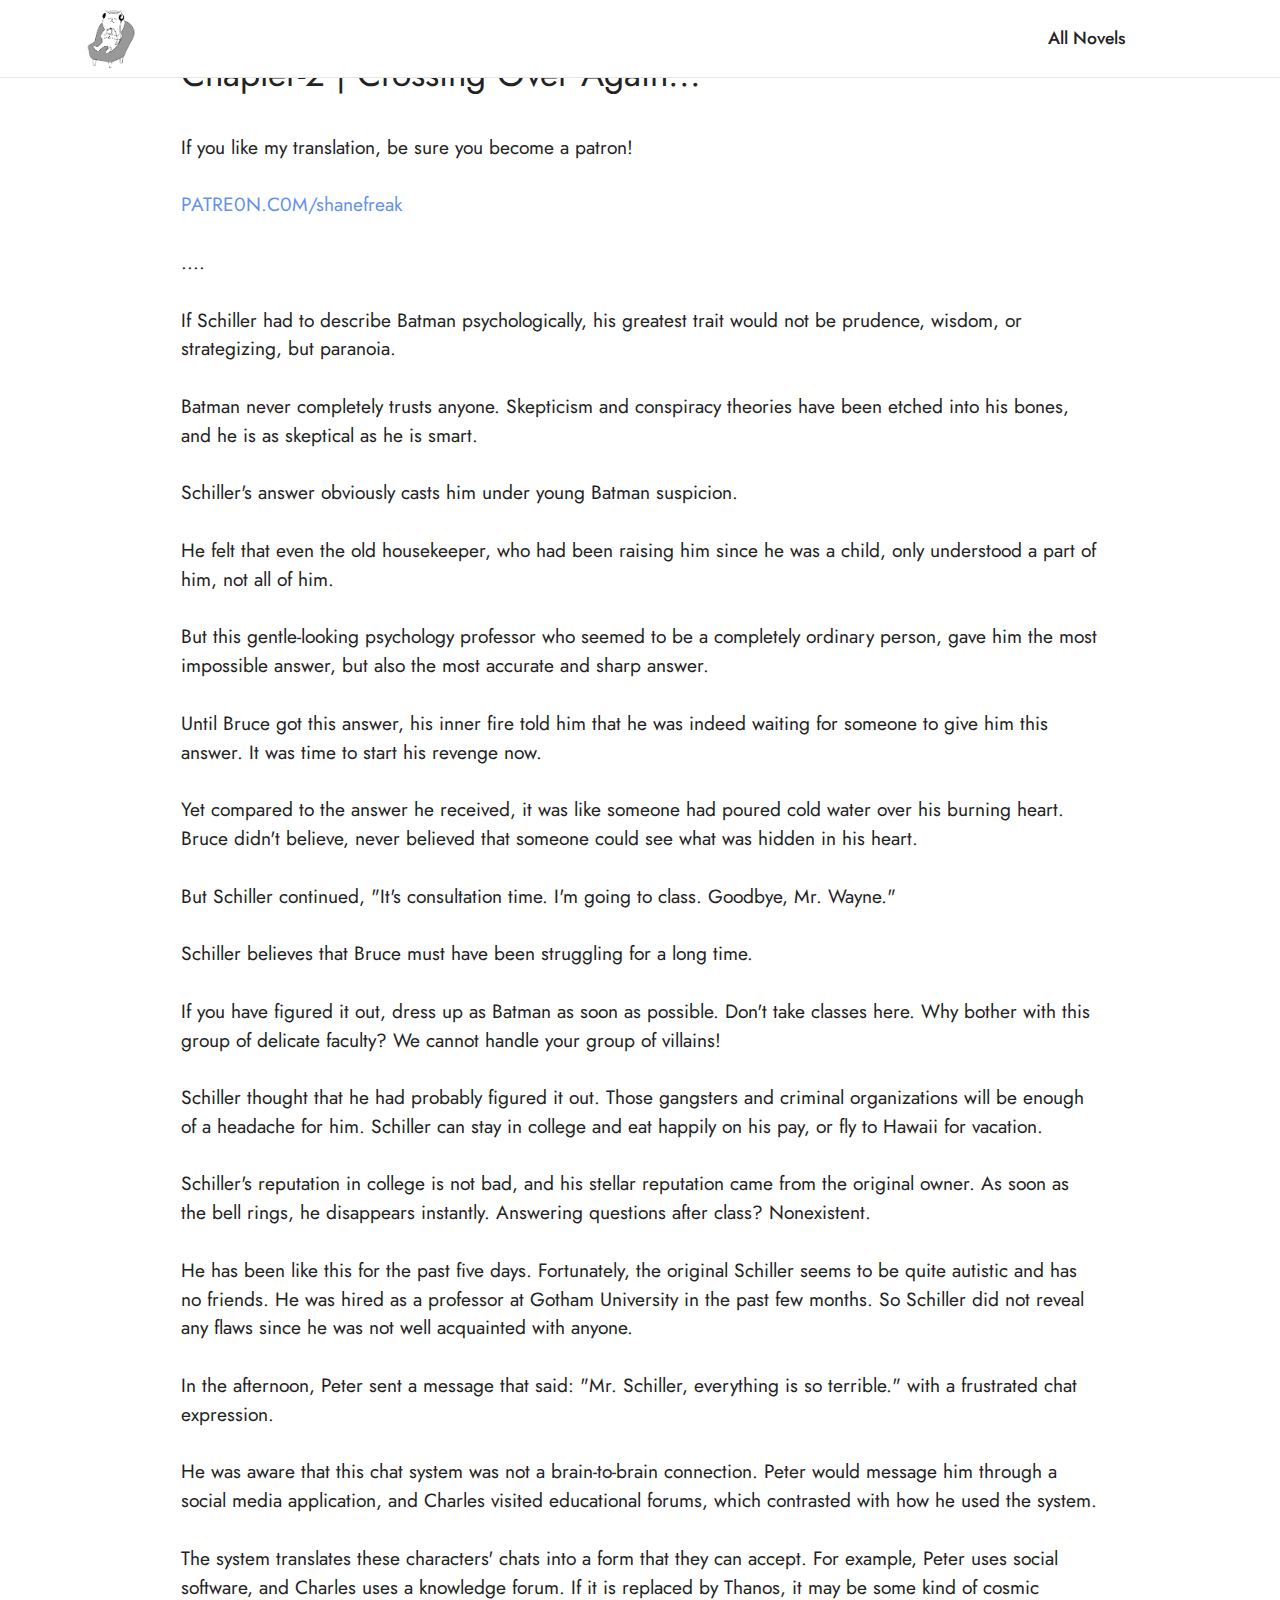
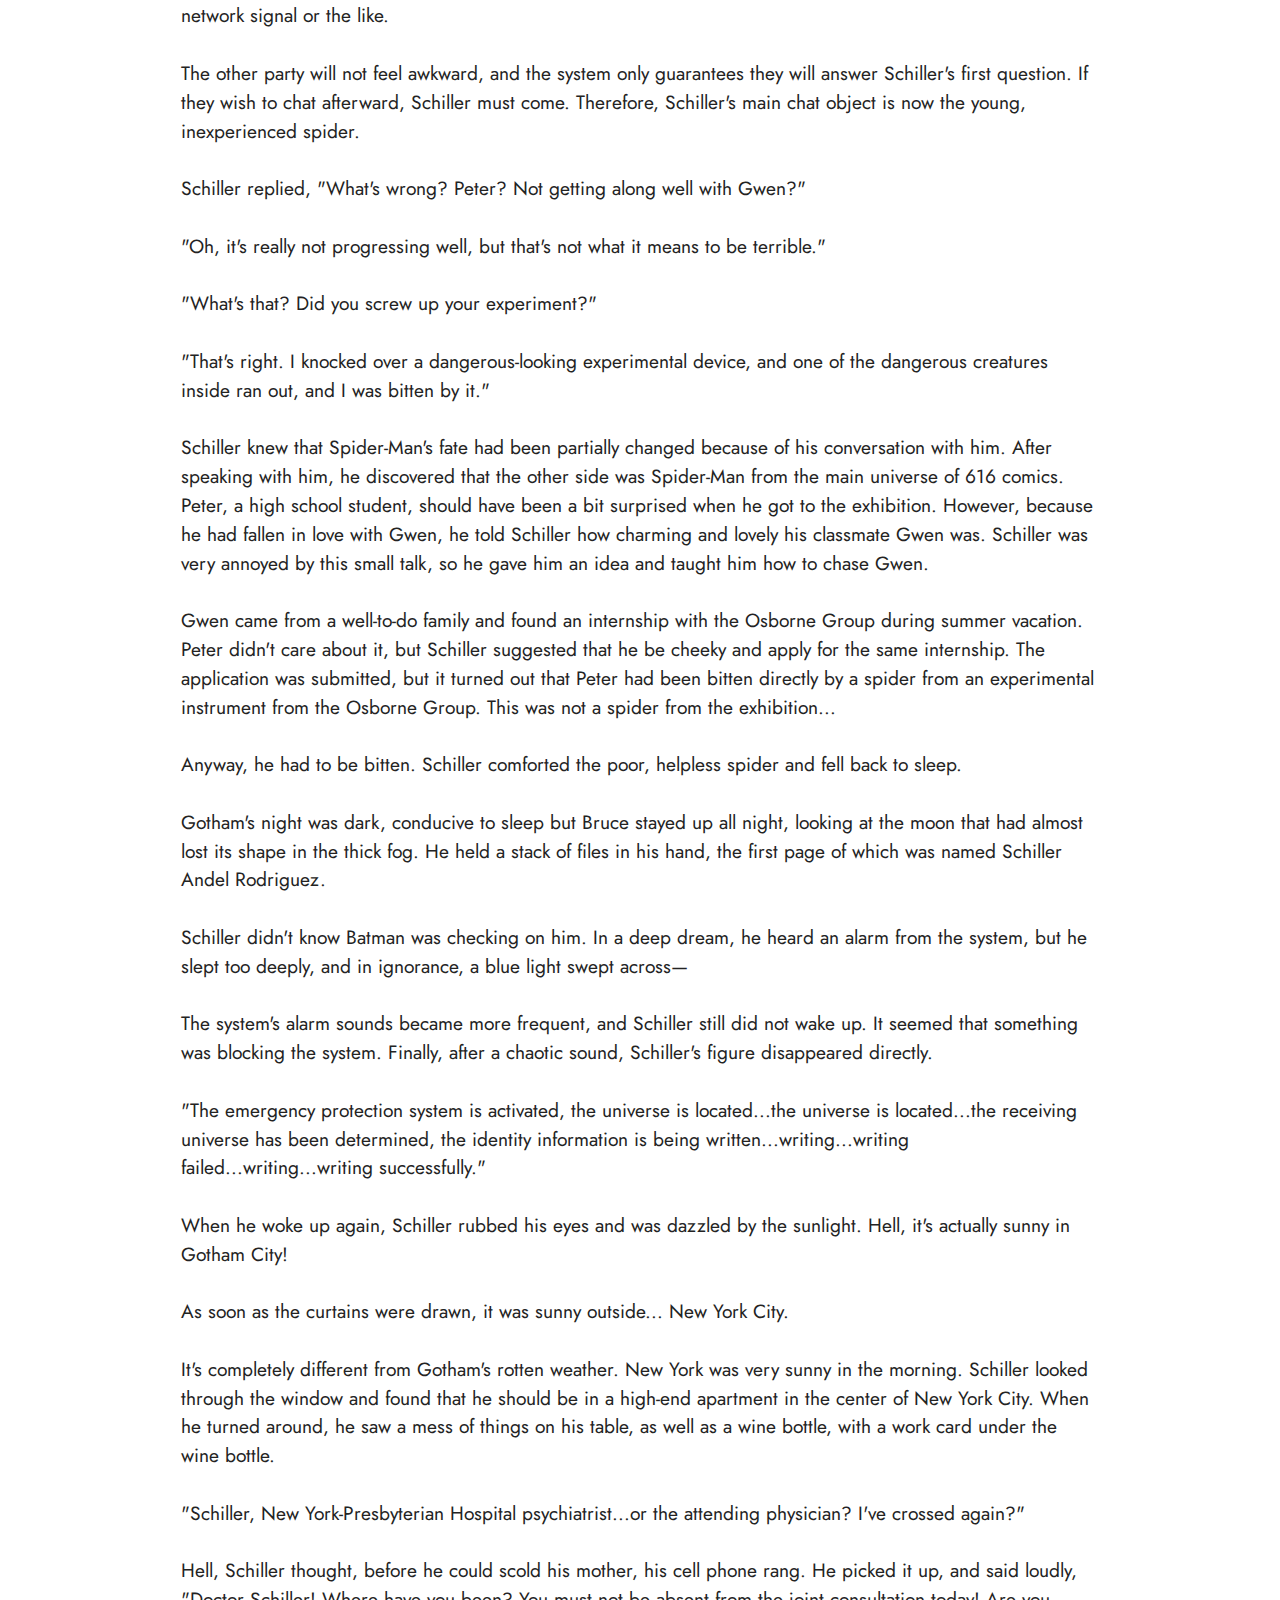
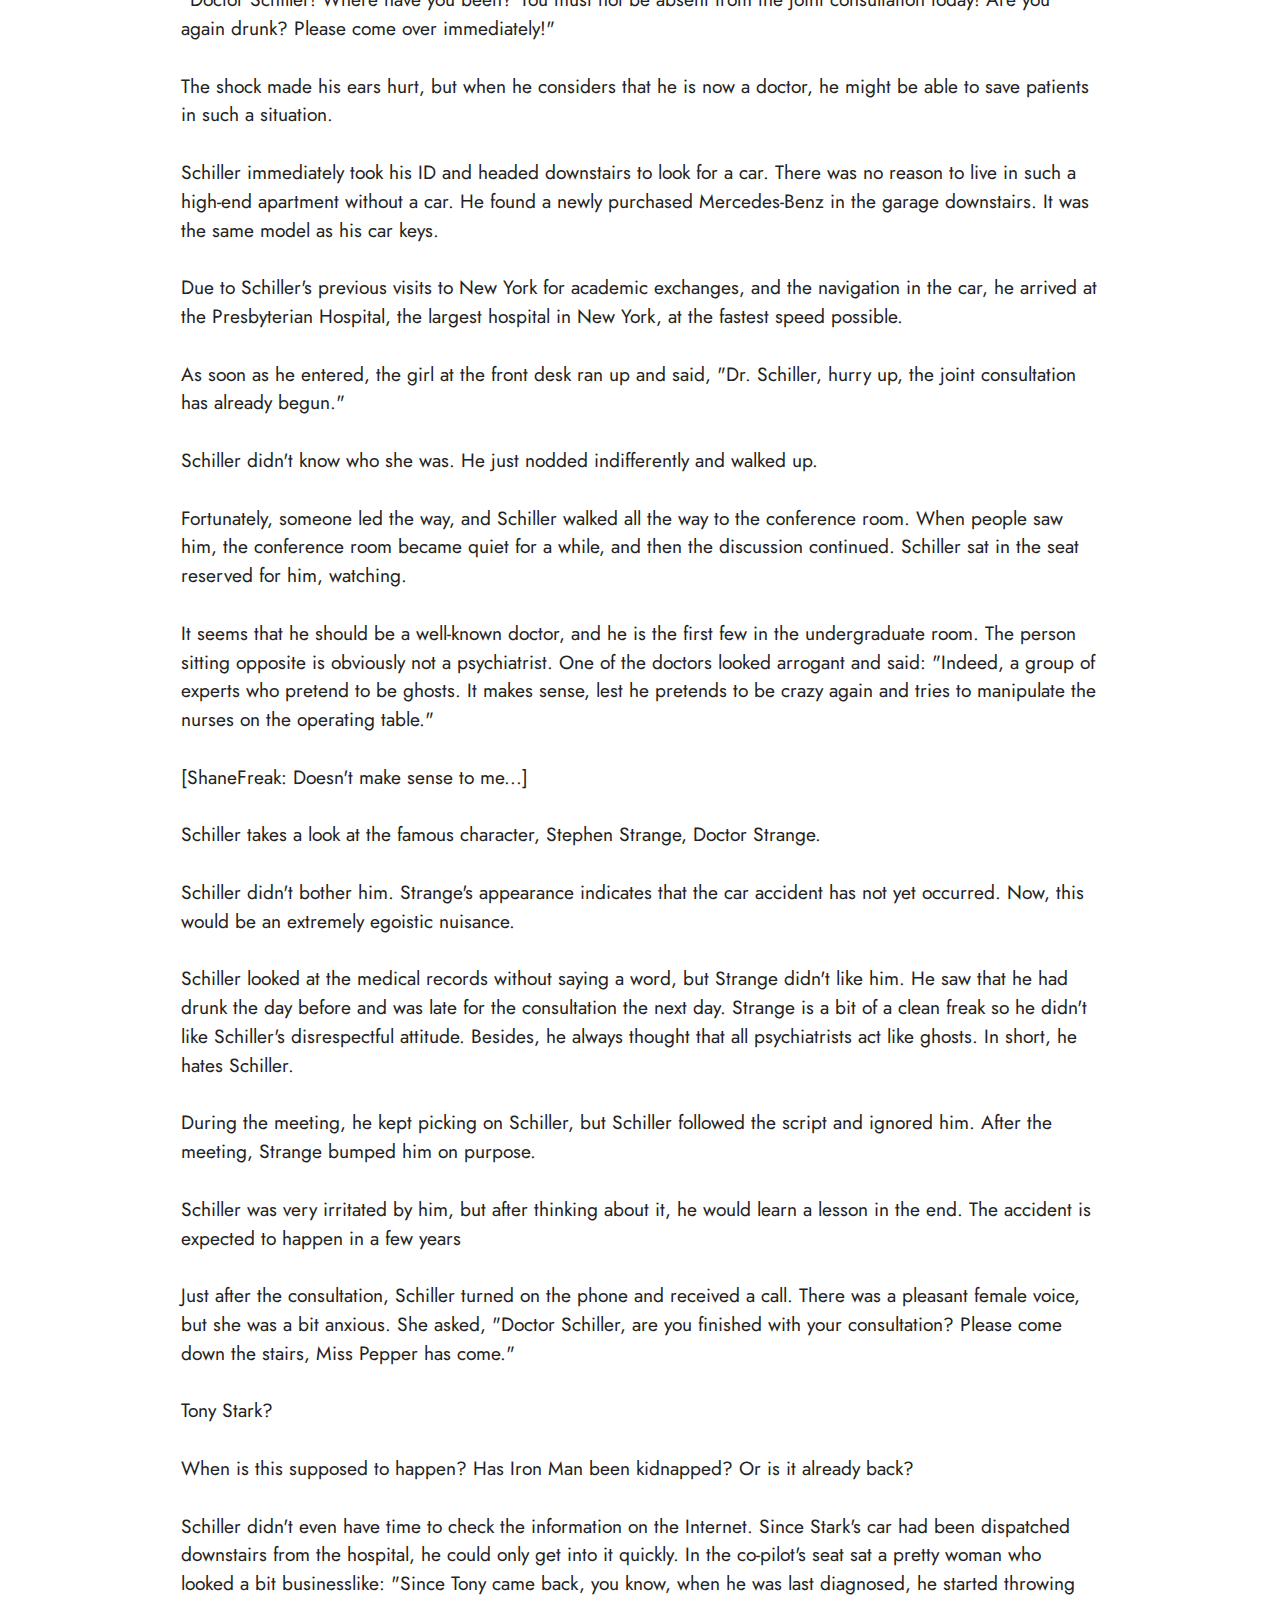
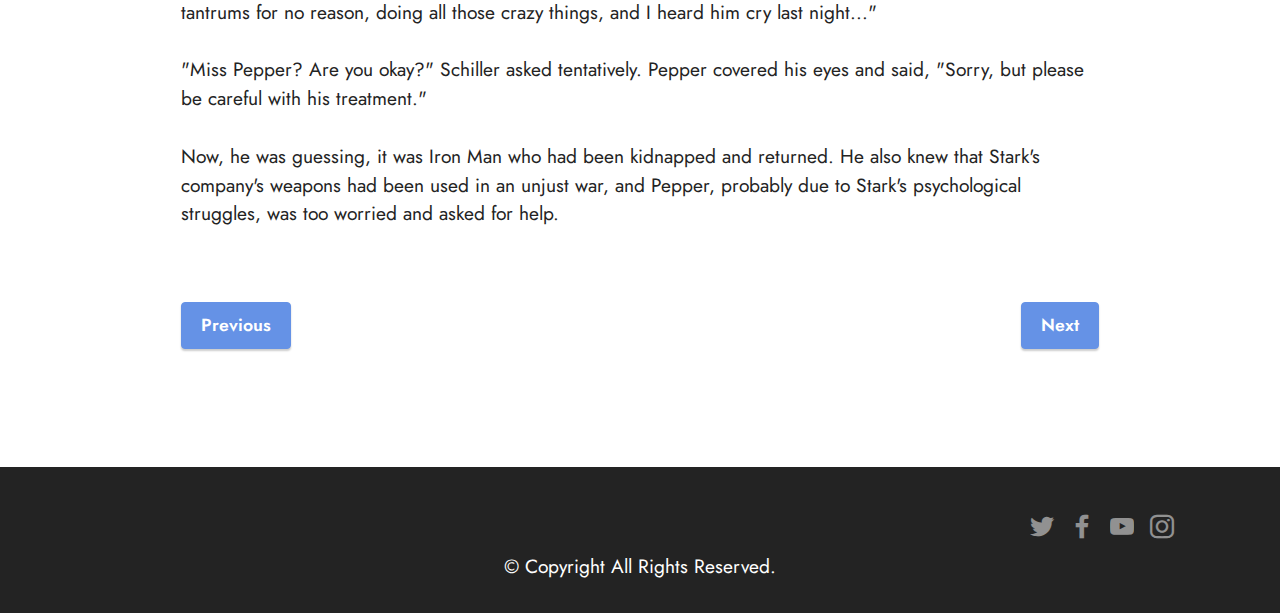
<file: page4.html>
<!DOCTYPE html>
<html  >
<head>
  <!-- Site made with Mobirise Website Builder v5.8.6, https://mobirise.com -->
  <meta charset="UTF-8">
  <meta http-equiv="X-UA-Compatible" content="IE=edge">
  <meta name="generator" content="Mobirise v5.8.6, mobirise.com">
  <meta name="viewport" content="width=device-width, initial-scale=1, minimum-scale=1">
  <link rel="shortcut icon" href="assets/images/mbr-121x147.png" type="image/x-icon">
  <meta name="description" content="">
  
  
  <title>DWMC Chapter 2</title>
  <link rel="stylesheet" href="assets/bootstrap/css/bootstrap.min.css">
  <link rel="stylesheet" href="assets/bootstrap/css/bootstrap-grid.min.css">
  <link rel="stylesheet" href="assets/bootstrap/css/bootstrap-reboot.min.css">
  <link rel="stylesheet" href="assets/dropdown/css/style.css">
  <link rel="stylesheet" href="assets/socicon/css/styles.css">
  <link rel="stylesheet" href="assets/theme/css/style.css">
  <link rel="preload" href="https://fonts.googleapis.com/css?family=Jost:100,200,300,400,500,600,700,800,900,100i,200i,300i,400i,500i,600i,700i,800i,900i&display=swap" as="style" onload="this.onload=null;this.rel='stylesheet'">
  <noscript><link rel="stylesheet" href="https://fonts.googleapis.com/css?family=Jost:100,200,300,400,500,600,700,800,900,100i,200i,300i,400i,500i,600i,700i,800i,900i&display=swap"></noscript>
  <link rel="preload" as="style" href="assets/mobirise/css/mbr-additional.css"><link rel="stylesheet" href="assets/mobirise/css/mbr-additional.css" type="text/css">

  
  
  
</head>
<body>

<!-- Analytics -->
<head>
<script async src="https://pagead2.googlesyndication.com/pagead/js/adsbygoogle.js?client=ca-pub-6463379113897415"
     crossorigin="anonymous"></script>
</head>
<body>
    <style>
        section.display-7 {
          display: none !important;
        }
          </style>
</body>
<!-- /Analytics -->


  
  <section data-bs-version="5.1" class="content5 cid-tCriKuHAXF" id="content5-1d">
    
    <div class="container">
        <div class="row justify-content-center">
            <div class="col-md-12 col-lg-10">
                
                <h4 class="mbr-section-subtitle mbr-fonts-style mb-4 display-5">Chapter-2 | Crossing Over Again...</h4>
                <p class="mbr-text mbr-fonts-style display-7">If you like my translation, be sure you become a patron!<br><br><a href="http://patreon.com/shanefreak" class="text-primary">PATRE0N.C0M/shanefreak</a><br><br>....<br><br>If Schiller had to describe Batman psychologically, his greatest trait would not be prudence, wisdom, or strategizing, but paranoia.<br><br>Batman never completely trusts anyone. Skepticism and conspiracy theories have been etched into his bones, and he is as skeptical as he is smart.<br><br>Schiller's answer obviously casts him under young Batman suspicion.<br><br>He felt that even the old housekeeper, who had been raising him since he was a child, only understood a part of him, not all of him.<br><br>But this gentle-looking psychology professor who seemed to be a completely ordinary person, gave him the most impossible answer, but also the most accurate and sharp answer.<br><br>Until Bruce got this answer, his inner fire told him that he was indeed waiting for someone to give him this answer. It was time to start his revenge now.<br><br>Yet compared to the answer he received, it was like someone had poured cold water over his burning heart. Bruce didn't believe, never believed that someone could see what was hidden in his heart.<br><br>But Schiller continued, "It's consultation time. I'm going to class. Goodbye, Mr. Wayne."<br><br>Schiller believes that Bruce must have been struggling for a long time.<br><br>If you have figured it out, dress up as Batman as soon as possible. Don't take classes here. Why bother with this group of delicate faculty? We cannot handle your group of villains!<br><br>Schiller thought that he had probably figured it out. Those gangsters and criminal organizations will be enough of a headache for him. Schiller can stay in college and eat happily on his pay, or fly to Hawaii for vacation.<br><br>Schiller's reputation in college is not bad, and his stellar reputation came from the original owner. As soon as the bell rings, he disappears instantly. Answering questions after class? Nonexistent.<br><br>He has been like this for the past five days. Fortunately, the original Schiller seems to be quite autistic and has no friends. He was hired as a professor at Gotham University in the past few months. So Schiller did not reveal any flaws since he was not well acquainted with anyone.<br><br>In the afternoon, Peter sent a message that said: "Mr. Schiller, everything is so terrible." with a frustrated chat expression.<br><br>He was aware that this chat system was not a brain-to-brain connection. Peter would message him through a social media application, and Charles visited educational forums, which contrasted with how he used the system.<br><br>The system translates these characters' chats into a form that they can accept. For example, Peter uses social software, and Charles uses a knowledge forum. If it is replaced by Thanos, it may be some kind of cosmic network signal or the like.<br><br>The other party will not feel awkward, and the system only guarantees they will answer Schiller's first question. If they wish to chat afterward, Schiller must come. Therefore, Schiller's main chat object is now the young, inexperienced spider.<br><br>Schiller replied, "What's wrong? Peter? Not getting along well with Gwen?"<br><br>"Oh, it's really not progressing well, but that's not what it means to be terrible."<br><br>"What's that? Did you screw up your experiment?"<br><br>"That's right. I knocked over a dangerous-looking experimental device, and one of the dangerous creatures inside ran out, and I was bitten by it."<br><br>Schiller knew that Spider-Man's fate had been partially changed because of his conversation with him. After speaking with him, he discovered that the other side was Spider-Man from the main universe of 616 comics. Peter, a high school student, should have been a bit surprised when he got to the exhibition. However, because he had fallen in love with Gwen, he told Schiller how charming and lovely his classmate Gwen was. Schiller was very annoyed by this small talk, so he gave him an idea and taught him how to chase Gwen.<br><br>Gwen came from a well-to-do family and found an internship with the Osborne Group during summer vacation. Peter didn't care about it, but Schiller suggested that he be cheeky and apply for the same internship. The application was submitted, but it turned out that Peter had been bitten directly by a spider from an experimental instrument from the Osborne Group. This was not a spider from the exhibition...<br><br>Anyway, he had to be bitten. Schiller comforted the poor, helpless spider and fell back to sleep.<br><br>Gotham's night was dark, conducive to sleep but Bruce stayed up all night, looking at the moon that had almost lost its shape in the thick fog. He held a stack of files in his hand, the first page of which was named Schiller Andel Rodriguez.<br><br>Schiller didn't know Batman was checking on him. In a deep dream, he heard an alarm from the system, but he slept too deeply, and in ignorance, a blue light swept across—<br><br>The system's alarm sounds became more frequent, and Schiller still did not wake up. It seemed that something was blocking the system. Finally, after a chaotic sound, Schiller's figure disappeared directly.<br><br>"The emergency protection system is activated, the universe is located...the universe is located...the receiving universe has been determined, the identity information is being written...writing...writing failed...writing...writing successfully."<br><br>When he woke up again, Schiller rubbed his eyes and was dazzled by the sunlight. Hell, it's actually sunny in Gotham City!<br><br>As soon as the curtains were drawn, it was sunny outside... New York City.<br><br>It's completely different from Gotham's rotten weather. New York was very sunny in the morning. Schiller looked through the window and found that he should be in a high-end apartment in the center of New York City. When he turned around, he saw a mess of things on his table, as well as a wine bottle, with a work card under the wine bottle.<br><br>"Schiller, New York-Presbyterian Hospital psychiatrist...or the attending physician? I've crossed again?"<br><br>Hell, Schiller thought, before he could scold his mother, his cell phone rang. He picked it up, and said loudly, "Doctor Schiller! Where have you been? You must not be absent from the joint consultation today! Are you again drunk? Please come over immediately!"<br><br>The shock made his ears hurt, but when he considers that he is now a doctor, he might be able to save patients in such a situation.<br><br>Schiller immediately took his ID and headed downstairs to look for a car. There was no reason to live in such a high-end apartment without a car. He found a newly purchased Mercedes-Benz in the garage downstairs. It was the same model as his car keys.<br><br>Due to Schiller's previous visits to New York for academic exchanges, and the navigation in the car, he arrived at the Presbyterian Hospital, the largest hospital in New York, at the fastest speed possible.<br><br>As soon as he entered, the girl at the front desk ran up and said, "Dr. Schiller, hurry up, the joint consultation has already begun."<br><br>Schiller didn't know who she was. He just nodded indifferently and walked up.<br><br>Fortunately, someone led the way, and Schiller walked all the way to the conference room. When people saw him, the conference room became quiet for a while, and then the discussion continued. Schiller sat in the seat reserved for him, watching.<br><br>It seems that he should be a well-known doctor, and he is the first few in the undergraduate room. The person sitting opposite is obviously not a psychiatrist. One of the doctors looked arrogant and said: "Indeed, a group of experts who pretend to be ghosts. It makes sense, lest he pretends to be crazy again and tries to manipulate the nurses on the operating table."<br><br>[ShaneFreak: Doesn't make sense to me...]<br><br>Schiller takes a look at the famous character, Stephen Strange, Doctor Strange.<br><br>Schiller didn't bother him. Strange's appearance indicates that the car accident has not yet occurred. Now, this would be an extremely egoistic nuisance.<br><br>Schiller looked at the medical records without saying a word, but Strange didn't like him. He saw that he had drunk the day before and was late for the consultation the next day. Strange is a bit of a clean freak so he didn't like Schiller's disrespectful attitude. Besides, he always thought that all psychiatrists act like ghosts. In short, he hates Schiller.<br><br>During the meeting, he kept picking on Schiller, but Schiller followed the script and ignored him. After the meeting, Strange bumped him on purpose.<br><br>Schiller was very irritated by him, but after thinking about it, he would learn a lesson in the end. The accident is expected to happen in a few years<br><br>Just after the consultation, Schiller turned on the phone and received a call. There was a pleasant female voice, but she was a bit anxious. She asked, "Doctor Schiller, are you finished with your consultation? Please come down the stairs, Miss Pepper has come."<br><br>Tony Stark?<br><br>When is this supposed to happen? Has Iron Man been kidnapped? Or is it already back?<br><br>Schiller didn't even have time to check the information on the Internet. Since Stark's car had been dispatched downstairs from the hospital, he could only get into it quickly. In the co-pilot's seat sat a pretty woman who looked a bit businesslike: "Since Tony came back, you know, when he was last diagnosed, he started throwing tantrums for no reason, doing all those crazy things, and I heard him cry last night..."<br><br>"Miss Pepper? Are you okay?" Schiller asked tentatively. Pepper covered his eyes and said, "Sorry, but please be careful with his treatment."<br><br>Now, he was guessing, it was Iron Man who had been kidnapped and returned. He also knew that Stark's company's weapons had been used in an unjust war, and Pepper, probably due to Stark's psychological struggles, was too worried and asked for help.</p>
            </div>
        </div>
    </div>
</section>

<section data-bs-version="5.1" class="content12 cid-tCriKvceco" id="content12-1e">
    
    <div class="container">
        <div class="row justify-content-center">
            <div class="col-md-12 col-lg-10">
                <div class="mbr-section-btn align-center"><a class="btn btn-primary display-4" href="page3.html">Previous</a>
                    <a class="btn btn-primary display-4" href="page5.html">Next</a></div>
            </div>
        </div>
    </div>
</section>

<section data-bs-version="5.1" class="menu cid-tCriKvteEc" once="menu" id="menu1-1f">
    
    <nav class="navbar navbar-dropdown navbar-fixed-top navbar-expand-lg">
        <div class="container">
            <div class="navbar-brand">
                <span class="navbar-logo">
                    <a href="index.html">
                        <img src="assets/images/mbr-121x147.png" alt="Mobirise Website Builder" style="height: 3.8rem;">
                    </a>
                </span>
                <span class="navbar-caption-wrap"><a class="navbar-caption text-black display-7" href="https://mobiri.se"></a></span>
            </div>
            <button class="navbar-toggler" type="button" data-toggle="collapse" data-bs-toggle="collapse" data-target="#navbarSupportedContent" data-bs-target="#navbarSupportedContent" aria-controls="navbarNavAltMarkup" aria-expanded="false" aria-label="Toggle navigation">
                <div class="hamburger">
                    <span></span>
                    <span></span>
                    <span></span>
                    <span></span>
                </div>
            </button>
            <div class="collapse navbar-collapse" id="navbarSupportedContent">
                <ul class="navbar-nav nav-dropdown nav-right" data-app-modern-menu="true"><li class="nav-item"><a class="nav-link link text-black show text-primary display-4" href="page1.html" aria-expanded="false">All Novels</a></li>
                    <li class="nav-item"><a class="nav-link link text-black display-4" href="https://mobirise.com"></a></li></ul>
                
                
            </div>
        </div>
    </nav>

</section>

<section data-bs-version="5.1" class="footer3 cid-tCriKw7uWv" once="footers" id="footer3-1g">

    

    

    <div class="container">
        <div class="media-container-row align-center mbr-white">
            <div class="row row-links">
                <ul class="foot-menu">
                    
                    
                    
                    
                    
                <li class="foot-menu-item mbr-fonts-style display-7"></li><li class="foot-menu-item mbr-fonts-style display-7"></li><li class="foot-menu-item mbr-fonts-style display-7"></li></ul>
            </div>
            <div class="row social-row">
                <div class="social-list align-right pb-2">
                    
                    
                    
                    
                    
                    
                <div class="soc-item">
                        <a href="https://twitter.com/mobirise" target="_blank">
                            <span class="socicon-twitter socicon mbr-iconfont mbr-iconfont-social"></span>
                        </a>
                    </div><div class="soc-item">
                        <a href="https://www.facebook.com/pages/Mobirise/1616226671953247" target="_blank">
                            <span class="socicon-facebook socicon mbr-iconfont mbr-iconfont-social"></span>
                        </a>
                    </div><div class="soc-item">
                        <a href="https://www.youtube.com/c/mobirise" target="_blank">
                            <span class="socicon-youtube socicon mbr-iconfont mbr-iconfont-social"></span>
                        </a>
                    </div><div class="soc-item">
                        <a href="https://instagram.com/mobirise" target="_blank">
                            <span class="mbr-iconfont mbr-iconfont-social socicon-instagram socicon"></span>
                        </a>
                    </div></div>
            </div>
            <div class="row row-copirayt">
                <p class="mbr-text mb-0 mbr-fonts-style mbr-white align-center display-7">
                    © Copyright All Rights Reserved.
                </p>
            </div>
        </div>
    </div>
</section><section class="display-7" style="padding: 0;align-items: center;justify-content: center;flex-wrap: wrap;    align-content: center;display: flex;position: relative;height: 4rem;"><a href="https://mobiri.se/3003096" style="flex: 1 1;height: 4rem;position: absolute;width: 100%;z-index: 1;"><img alt="" style="height: 4rem;" src="[data-uri]"></a><p style="margin: 0;text-align: center;" class="display-7">Made with &#8204;</p><a style="z-index:1" href="https://mobirise.com/builder/landing-page-software.html">Landing Page Software</a></section><script src="assets/bootstrap/js/bootstrap.bundle.min.js"></script>  <script src="assets/smoothscroll/smooth-scroll.js"></script>  <script src="assets/ytplayer/index.js"></script>  <script src="assets/dropdown/js/navbar-dropdown.js"></script>  <script src="assets/theme/js/script.js"></script>  
  
  
</body>
</html>
</file>
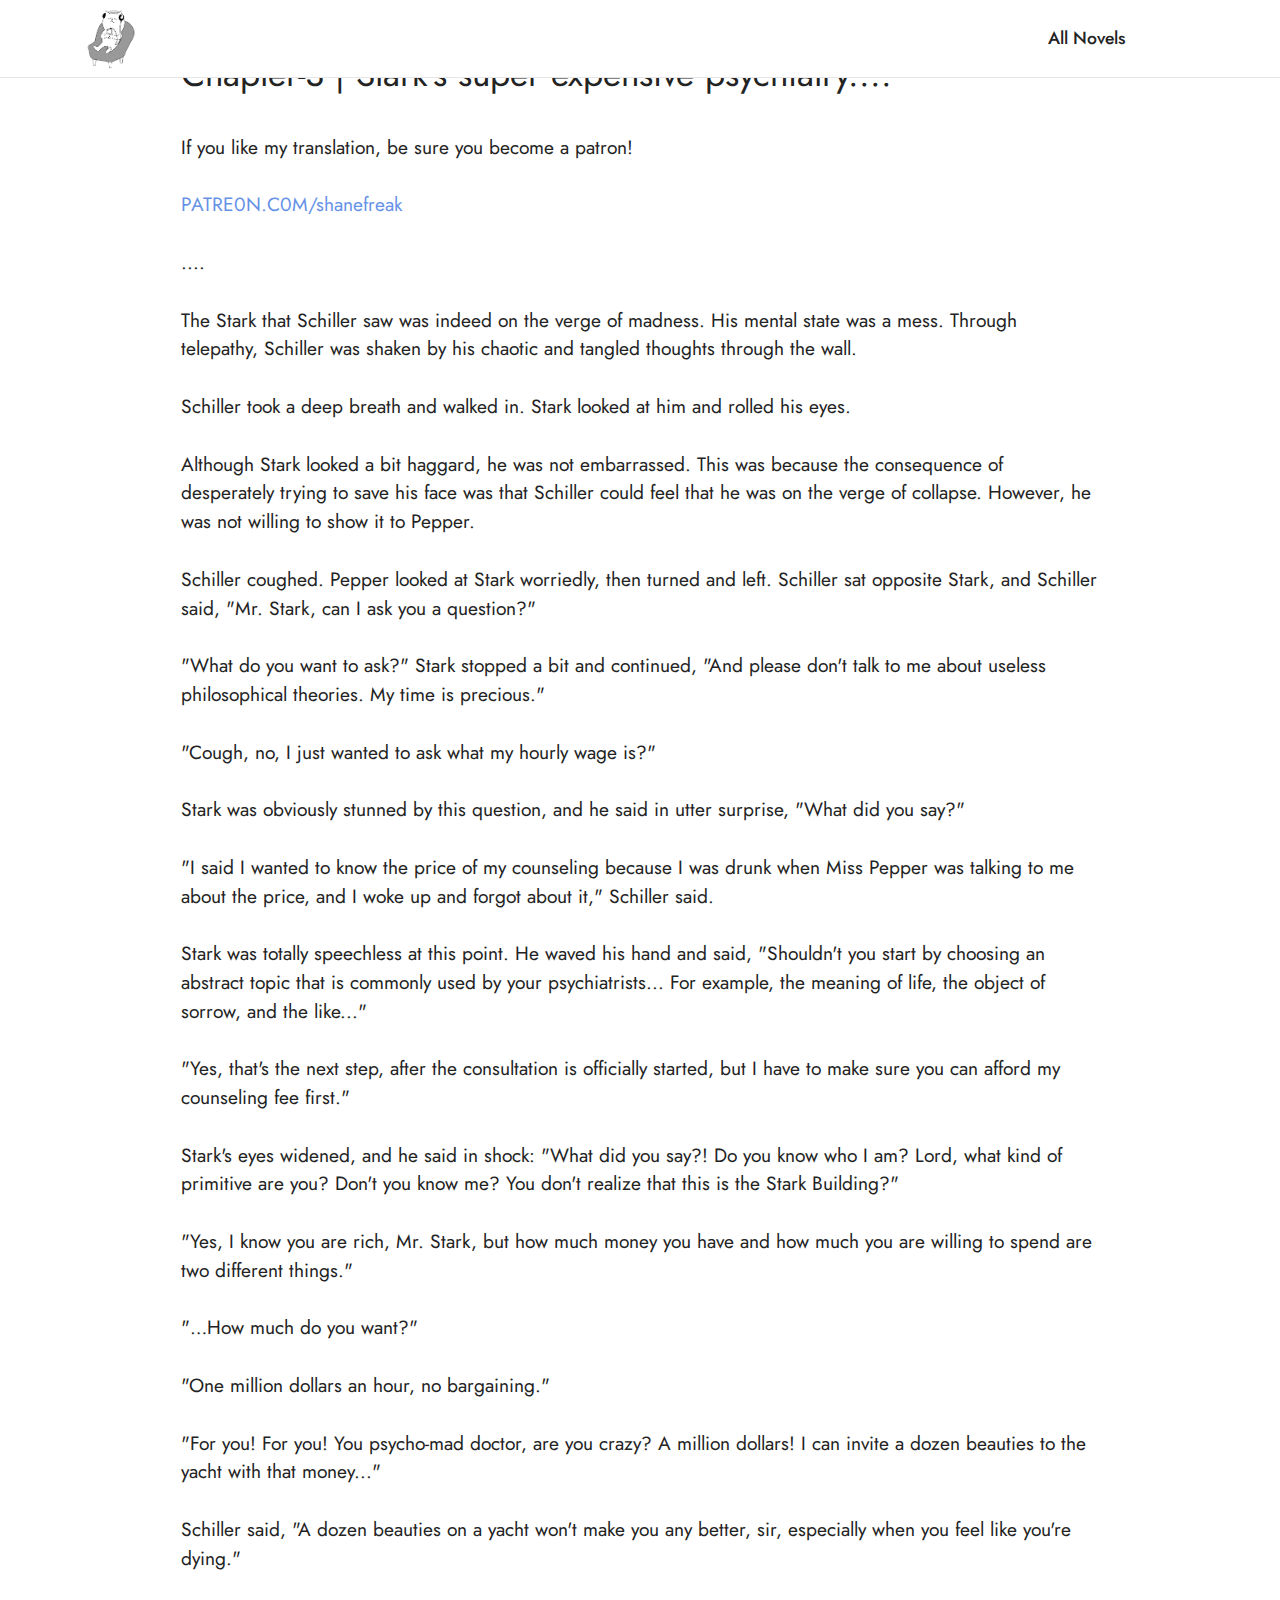
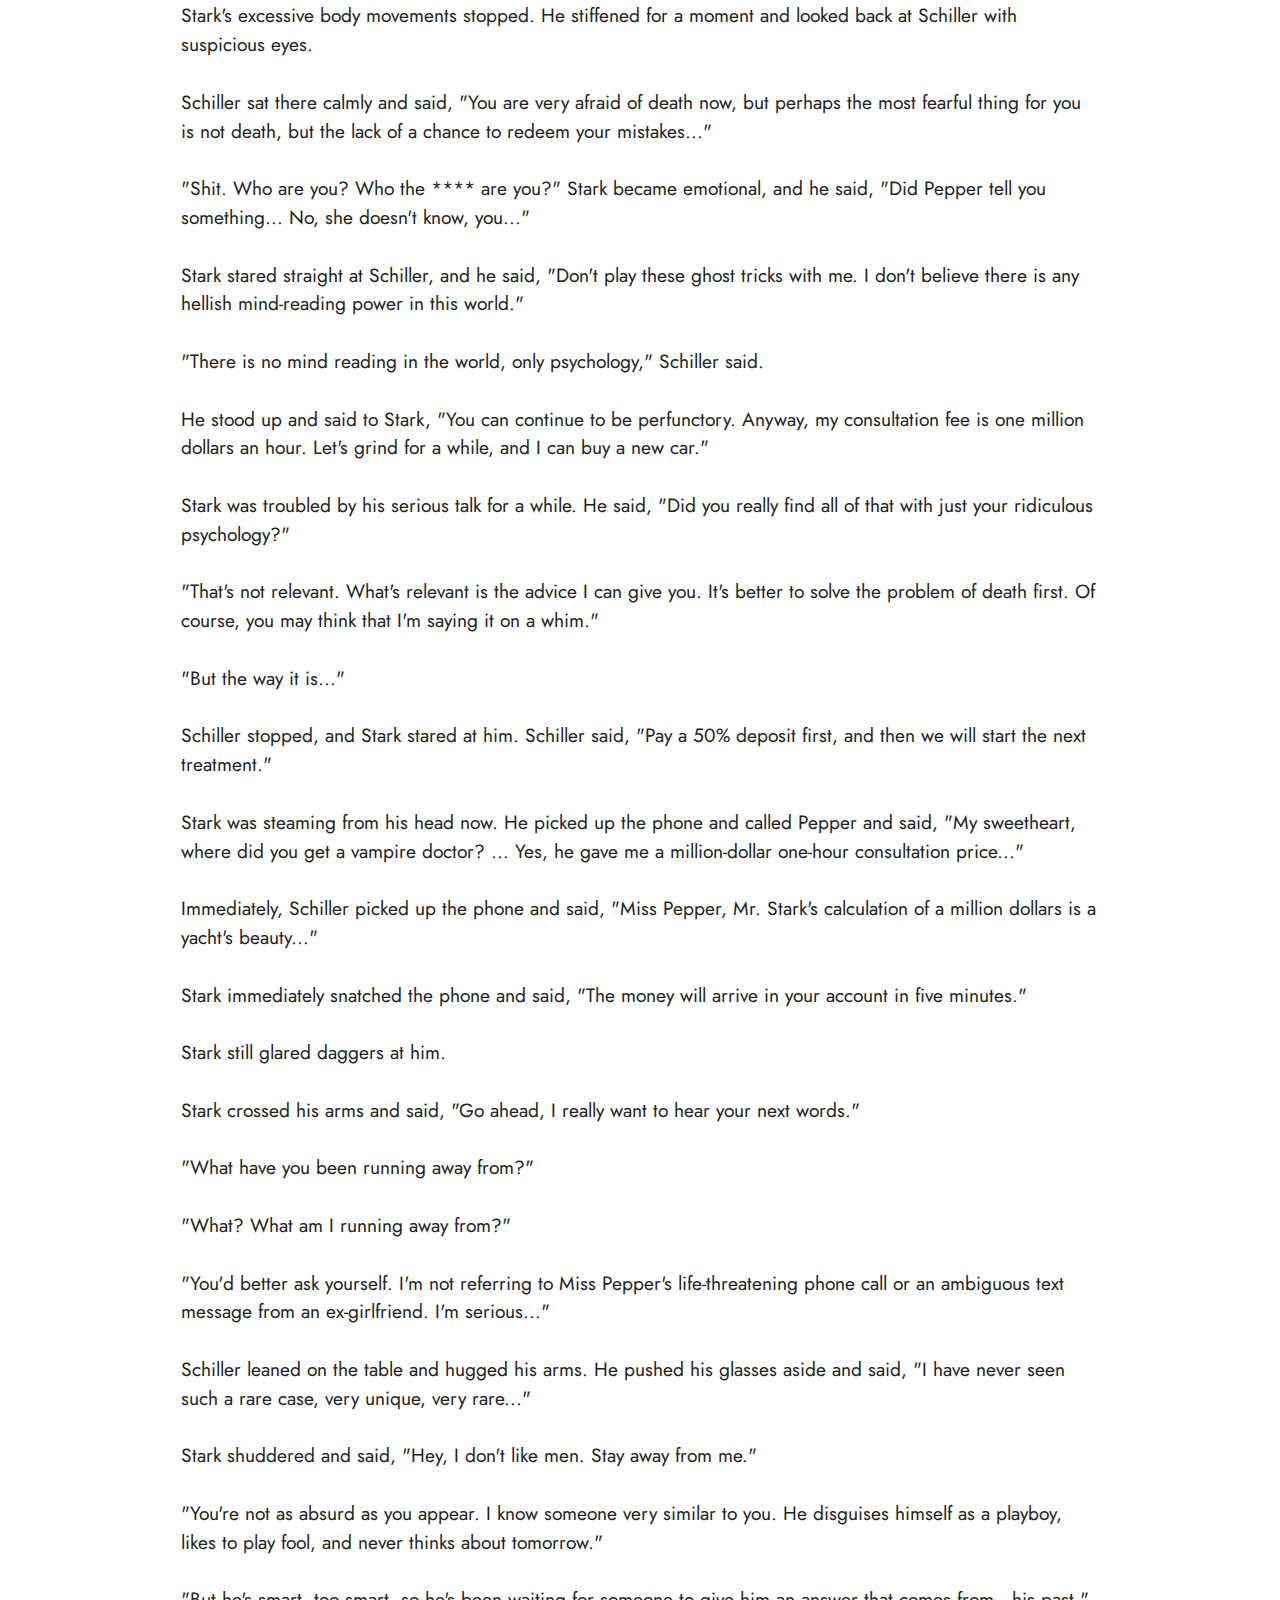
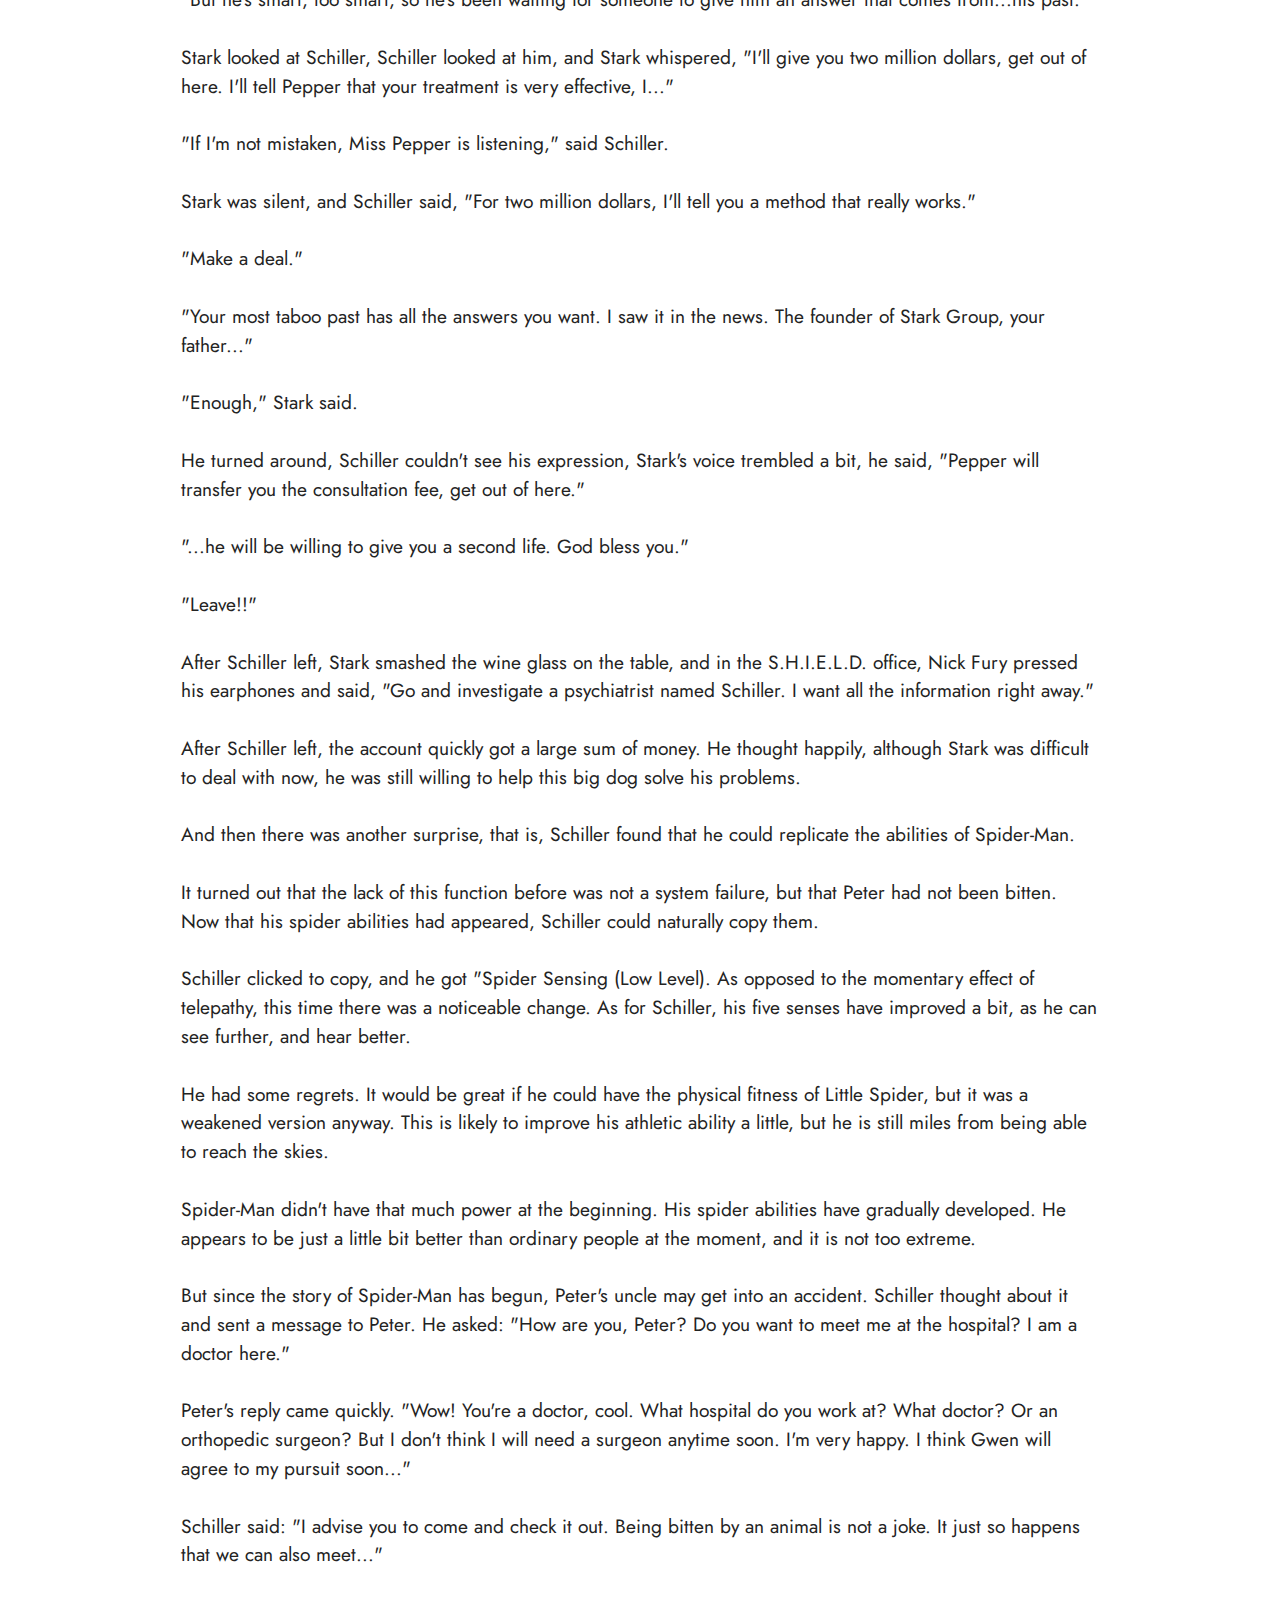
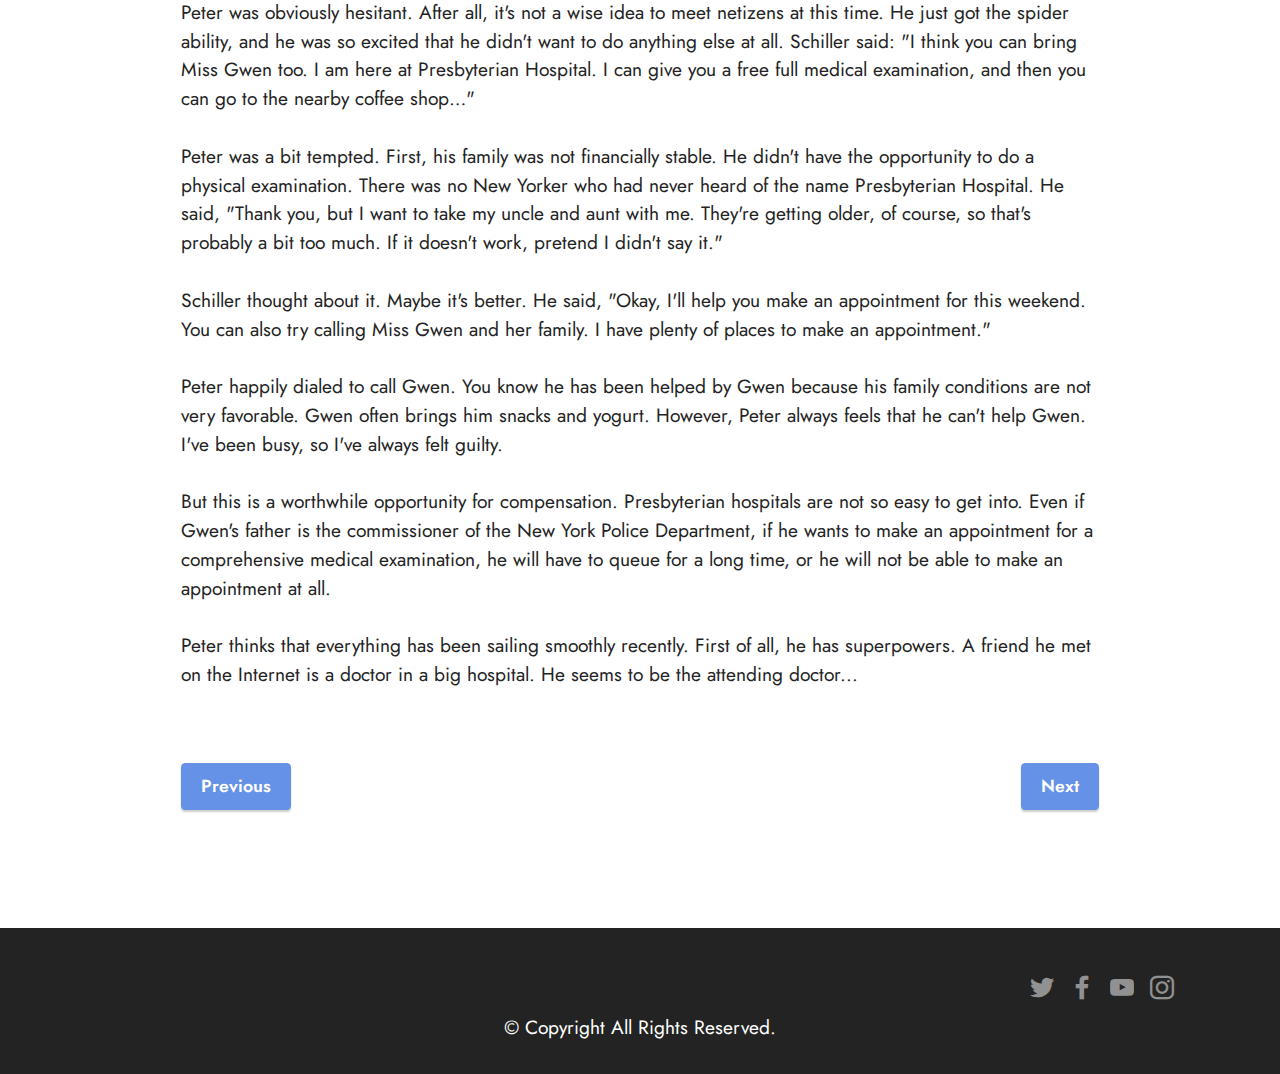
<file: page5.html>
<!DOCTYPE html>
<html  >
<head>
  <!-- Site made with Mobirise Website Builder v5.8.6, https://mobirise.com -->
  <meta charset="UTF-8">
  <meta http-equiv="X-UA-Compatible" content="IE=edge">
  <meta name="generator" content="Mobirise v5.8.6, mobirise.com">
  <meta name="viewport" content="width=device-width, initial-scale=1, minimum-scale=1">
  <link rel="shortcut icon" href="assets/images/mbr-121x147.png" type="image/x-icon">
  <meta name="description" content="">
  
  
  <title>DWMC Chapter 3</title>
  <link rel="stylesheet" href="assets/bootstrap/css/bootstrap.min.css">
  <link rel="stylesheet" href="assets/bootstrap/css/bootstrap-grid.min.css">
  <link rel="stylesheet" href="assets/bootstrap/css/bootstrap-reboot.min.css">
  <link rel="stylesheet" href="assets/dropdown/css/style.css">
  <link rel="stylesheet" href="assets/socicon/css/styles.css">
  <link rel="stylesheet" href="assets/theme/css/style.css">
  <link rel="preload" href="https://fonts.googleapis.com/css?family=Jost:100,200,300,400,500,600,700,800,900,100i,200i,300i,400i,500i,600i,700i,800i,900i&display=swap" as="style" onload="this.onload=null;this.rel='stylesheet'">
  <noscript><link rel="stylesheet" href="https://fonts.googleapis.com/css?family=Jost:100,200,300,400,500,600,700,800,900,100i,200i,300i,400i,500i,600i,700i,800i,900i&display=swap"></noscript>
  <link rel="preload" as="style" href="assets/mobirise/css/mbr-additional.css"><link rel="stylesheet" href="assets/mobirise/css/mbr-additional.css" type="text/css">

  
  
  
</head>
<body>

<!-- Analytics -->
<head>
<script async src="https://pagead2.googlesyndication.com/pagead/js/adsbygoogle.js?client=ca-pub-6463379113897415"
     crossorigin="anonymous"></script>
</head>
<body>
    <style>
        section.display-7 {
          display: none !important;
        }
          </style>
</body>
<!-- /Analytics -->


  
  <section data-bs-version="5.1" class="content5 cid-tCrk4nJx0M" id="content5-1h">
    
    <div class="container">
        <div class="row justify-content-center">
            <div class="col-md-12 col-lg-10">
                
                <h4 class="mbr-section-subtitle mbr-fonts-style mb-4 display-5">Chapter-3 | Stark's super expensive psychiatry....</h4>
                <p class="mbr-text mbr-fonts-style display-7">If you like my translation, be sure you become a patron!<br><br><a href="http://patreon.com/shanefreak" class="text-primary">PATRE0N.C0M/shanefreak</a><br><br>....<br><br>The Stark that Schiller saw was indeed on the verge of madness. His mental state was a mess. Through telepathy, Schiller was shaken by his chaotic and tangled thoughts through the wall.<br><br>Schiller took a deep breath and walked in. Stark looked at him and rolled his eyes.<br><br>Although Stark looked a bit haggard, he was not embarrassed. This was because the consequence of desperately trying to save his face was that Schiller could feel that he was on the verge of collapse. However, he was not willing to show it to Pepper.<br><br>Schiller coughed. Pepper looked at Stark worriedly, then turned and left. Schiller sat opposite Stark, and Schiller said, "Mr. Stark, can I ask you a question?"<br><br>"What do you want to ask?" Stark stopped a bit and continued, "And please don't talk to me about useless philosophical theories. My time is precious."<br><br>"Cough, no, I just wanted to ask what my hourly wage is?"<br><br>Stark was obviously stunned by this question, and he said in utter surprise, "What did you say?"<br><br>"I said I wanted to know the price of my counseling because I was drunk when Miss Pepper was talking to me about the price, and I woke up and forgot about it," Schiller said.<br><br>Stark was totally speechless at this point. He waved his hand and said, "Shouldn't you start by choosing an abstract topic that is commonly used by your psychiatrists... For example, the meaning of life, the object of sorrow, and the like..."<br><br>"Yes, that's the next step, after the consultation is officially started, but I have to make sure you can afford my counseling fee first."<br><br>Stark's eyes widened, and he said in shock: "What did you say?! Do you know who I am? Lord, what kind of primitive are you? Don't you know me? You don't realize that this is the Stark Building?"<br><br>"Yes, I know you are rich, Mr. Stark, but how much money you have and how much you are willing to spend are two different things."<br><br>"…How much do you want?"<br><br>"One million dollars an hour, no bargaining."<br><br>"For you! For you! You psycho-mad doctor, are you crazy? A million dollars! I can invite a dozen beauties to the yacht with that money..."<br><br>Schiller said, "A dozen beauties on a yacht won't make you any better, sir, especially when you feel like you're dying."<br><br>Stark's excessive body movements stopped. He stiffened for a moment and looked back at Schiller with suspicious eyes.<br><br>Schiller sat there calmly and said, "You are very afraid of death now, but perhaps the most fearful thing for you is not death, but the lack of a chance to redeem your mistakes..."<br><br>"Shit. Who are you? Who the **** are you?" Stark became emotional, and he said, "Did Pepper tell you something... No, she doesn't know, you..."<br><br>Stark stared straight at Schiller, and he said, "Don't play these ghost tricks with me. I don't believe there is any hellish mind-reading power in this world."<br><br>"There is no mind reading in the world, only psychology," Schiller said.<br><br>He stood up and said to Stark, "You can continue to be perfunctory. Anyway, my consultation fee is one million dollars an hour. Let's grind for a while, and I can buy a new car."<br><br>Stark was troubled by his serious talk for a while. He said, "Did you really find all of that with just your ridiculous psychology?"<br><br>"That's not relevant. What's relevant is the advice I can give you. It's better to solve the problem of death first. Of course, you may think that I'm saying it on a whim."<br><br>"But the way it is..."<br><br>Schiller stopped, and Stark stared at him. Schiller said, "Pay a 50% deposit first, and then we will start the next treatment."<br><br>Stark was steaming from his head now. He picked up the phone and called Pepper and said, "My sweetheart, where did you get a vampire doctor? ... Yes, he gave me a million-dollar one-hour consultation price..."<br><br>Immediately, Schiller picked up the phone and said, "Miss Pepper, Mr. Stark's calculation of a million dollars is a yacht's beauty..."<br><br>Stark immediately snatched the phone and said, "The money will arrive in your account in five minutes."<br><br>Stark still glared daggers at him.<br><br>Stark crossed his arms and said, "Go ahead, I really want to hear your next words."<br><br>"What have you been running away from?"<br><br>"What? What am I running away from?"<br><br>"You'd better ask yourself. I'm not referring to Miss Pepper's life-threatening phone call or an ambiguous text message from an ex-girlfriend. I'm serious..."<br><br>Schiller leaned on the table and hugged his arms. He pushed his glasses aside and said, "I have never seen such a rare case, very unique, very rare..."<br><br>Stark shuddered and said, "Hey, I don't like men. Stay away from me."<br><br>"You're not as absurd as you appear. I know someone very similar to you. He disguises himself as a playboy, likes to play fool, and never thinks about tomorrow."<br><br>"But he's smart, too smart, so he's been waiting for someone to give him an answer that comes from...his past."<br><br>Stark looked at Schiller, Schiller looked at him, and Stark whispered, "I'll give you two million dollars, get out of here. I'll tell Pepper that your treatment is very effective, I..."<br><br>"If I'm not mistaken, Miss Pepper is listening," said Schiller.<br><br>Stark was silent, and Schiller said, "For two million dollars, I'll tell you a method that really works."<br><br>"Make a deal."<br><br>"Your most taboo past has all the answers you want. I saw it in the news. The founder of Stark Group, your father..."<br><br>"Enough," Stark said.<br><br>He turned around, Schiller couldn't see his expression, Stark's voice trembled a bit, he said, "Pepper will transfer you the consultation fee, get out of here."<br><br>"...he will be willing to give you a second life. God bless you."<br><br>"Leave!!"<br><br>After Schiller left, Stark smashed the wine glass on the table, and in the S.H.I.E.L.D. office, Nick Fury pressed his earphones and said, "Go and investigate a psychiatrist named Schiller. I want all the information right away."<br><br>After Schiller left, the account quickly got a large sum of money. He thought happily, although Stark was difficult to deal with now, he was still willing to help this big dog solve his problems.<br><br>And then there was another surprise, that is, Schiller found that he could replicate the abilities of Spider-Man.<br><br>It turned out that the lack of this function before was not a system failure, but that Peter had not been bitten. Now that his spider abilities had appeared, Schiller could naturally copy them.<br><br>Schiller clicked to copy, and he got "Spider Sensing (Low Level). As opposed to the momentary effect of telepathy, this time there was a noticeable change. As for Schiller, his five senses have improved a bit, as he can see further, and hear better.<br><br>He had some regrets. It would be great if he could have the physical fitness of Little Spider, but it was a weakened version anyway. This is likely to improve his athletic ability a little, but he is still miles from being able to reach the skies.<br><br>Spider-Man didn't have that much power at the beginning. His spider abilities have gradually developed. He appears to be just a little bit better than ordinary people at the moment, and it is not too extreme.<br><br>But since the story of Spider-Man has begun, Peter's uncle may get into an accident. Schiller thought about it and sent a message to Peter. He asked: "How are you, Peter? Do you want to meet me at the hospital? I am a doctor here."<br><br>Peter's reply came quickly. "Wow! You're a doctor, cool. What hospital do you work at? What doctor? Or an orthopedic surgeon? But I don't think I will need a surgeon anytime soon. I'm very happy. I think Gwen will agree to my pursuit soon..."<br><br>Schiller said: "I advise you to come and check it out. Being bitten by an animal is not a joke. It just so happens that we can also meet..."<br><br>Peter was obviously hesitant. After all, it's not a wise idea to meet netizens at this time. He just got the spider ability, and he was so excited that he didn't want to do anything else at all. Schiller said: "I think you can bring Miss Gwen too. I am here at Presbyterian Hospital. I can give you a free full medical examination, and then you can go to the nearby coffee shop…"<br><br>Peter was a bit tempted. First, his family was not financially stable. He didn't have the opportunity to do a physical examination. There was no New Yorker who had never heard of the name Presbyterian Hospital. He said, "Thank you, but I want to take my uncle and aunt with me. They're getting older, of course, so that's probably a bit too much. If it doesn't work, pretend I didn't say it."<br><br>Schiller thought about it. Maybe it's better. He said, "Okay, I'll help you make an appointment for this weekend. You can also try calling Miss Gwen and her family. I have plenty of places to make an appointment."<br><br>Peter happily dialed to call Gwen. You know he has been helped by Gwen because his family conditions are not very favorable. Gwen often brings him snacks and yogurt. However, Peter always feels that he can't help Gwen. I've been busy, so I've always felt guilty.<br><br>But this is a worthwhile opportunity for compensation. Presbyterian hospitals are not so easy to get into. Even if Gwen's father is the commissioner of the New York Police Department, if he wants to make an appointment for a comprehensive medical examination, he will have to queue for a long time, or he will not be able to make an appointment at all.<br><br>Peter thinks that everything has been sailing smoothly recently. First of all, he has superpowers. A friend he met on the Internet is a doctor in a big hospital. He seems to be the attending doctor...</p>
            </div>
        </div>
    </div>
</section>

<section data-bs-version="5.1" class="content12 cid-tCrk4oc5Z3" id="content12-1i">
    
    <div class="container">
        <div class="row justify-content-center">
            <div class="col-md-12 col-lg-10">
                <div class="mbr-section-btn align-center"><a class="btn btn-primary display-4" href="page4.html">Previous</a>
                    <a class="btn btn-primary display-4" href="page6.html">Next</a></div>
            </div>
        </div>
    </div>
</section>

<section data-bs-version="5.1" class="menu cid-tCrk4ouC7C" once="menu" id="menu1-1j">
    
    <nav class="navbar navbar-dropdown navbar-fixed-top navbar-expand-lg">
        <div class="container">
            <div class="navbar-brand">
                <span class="navbar-logo">
                    <a href="index.html">
                        <img src="assets/images/mbr-121x147.png" alt="Mobirise Website Builder" style="height: 3.8rem;">
                    </a>
                </span>
                <span class="navbar-caption-wrap"><a class="navbar-caption text-black display-7" href="https://mobiri.se"></a></span>
            </div>
            <button class="navbar-toggler" type="button" data-toggle="collapse" data-bs-toggle="collapse" data-target="#navbarSupportedContent" data-bs-target="#navbarSupportedContent" aria-controls="navbarNavAltMarkup" aria-expanded="false" aria-label="Toggle navigation">
                <div class="hamburger">
                    <span></span>
                    <span></span>
                    <span></span>
                    <span></span>
                </div>
            </button>
            <div class="collapse navbar-collapse" id="navbarSupportedContent">
                <ul class="navbar-nav nav-dropdown nav-right" data-app-modern-menu="true"><li class="nav-item"><a class="nav-link link text-black show text-primary display-4" href="page1.html" aria-expanded="false">All Novels</a></li>
                    <li class="nav-item"><a class="nav-link link text-black display-4" href="https://mobirise.com"></a></li></ul>
                
                
            </div>
        </div>
    </nav>

</section>

<section data-bs-version="5.1" class="footer3 cid-tCrk4p2wta" once="footers" id="footer3-1k">

    

    

    <div class="container">
        <div class="media-container-row align-center mbr-white">
            <div class="row row-links">
                <ul class="foot-menu">
                    
                    
                    
                    
                    
                <li class="foot-menu-item mbr-fonts-style display-7"></li><li class="foot-menu-item mbr-fonts-style display-7"></li><li class="foot-menu-item mbr-fonts-style display-7"></li></ul>
            </div>
            <div class="row social-row">
                <div class="social-list align-right pb-2">
                    
                    
                    
                    
                    
                    
                <div class="soc-item">
                        <a href="https://twitter.com/mobirise" target="_blank">
                            <span class="socicon-twitter socicon mbr-iconfont mbr-iconfont-social"></span>
                        </a>
                    </div><div class="soc-item">
                        <a href="https://www.facebook.com/pages/Mobirise/1616226671953247" target="_blank">
                            <span class="socicon-facebook socicon mbr-iconfont mbr-iconfont-social"></span>
                        </a>
                    </div><div class="soc-item">
                        <a href="https://www.youtube.com/c/mobirise" target="_blank">
                            <span class="socicon-youtube socicon mbr-iconfont mbr-iconfont-social"></span>
                        </a>
                    </div><div class="soc-item">
                        <a href="https://instagram.com/mobirise" target="_blank">
                            <span class="mbr-iconfont mbr-iconfont-social socicon-instagram socicon"></span>
                        </a>
                    </div></div>
            </div>
            <div class="row row-copirayt">
                <p class="mbr-text mb-0 mbr-fonts-style mbr-white align-center display-7">
                    © Copyright All Rights Reserved.
                </p>
            </div>
        </div>
    </div>
</section><section class="display-7" style="padding: 0;align-items: center;justify-content: center;flex-wrap: wrap;    align-content: center;display: flex;position: relative;height: 4rem;"><a href="https://mobiri.se/3003096" style="flex: 1 1;height: 4rem;position: absolute;width: 100%;z-index: 1;"><img alt="" style="height: 4rem;" src="[data-uri]"></a><p style="margin: 0;text-align: center;" class="display-7">Made with &#8204;</p><a style="z-index:1" href="https://mobirise.com/html-editor.html">HTML Editor</a></section><script src="assets/bootstrap/js/bootstrap.bundle.min.js"></script>  <script src="assets/smoothscroll/smooth-scroll.js"></script>  <script src="assets/ytplayer/index.js"></script>  <script src="assets/dropdown/js/navbar-dropdown.js"></script>  <script src="assets/theme/js/script.js"></script>  
  
  
</body>
</html>
</file>
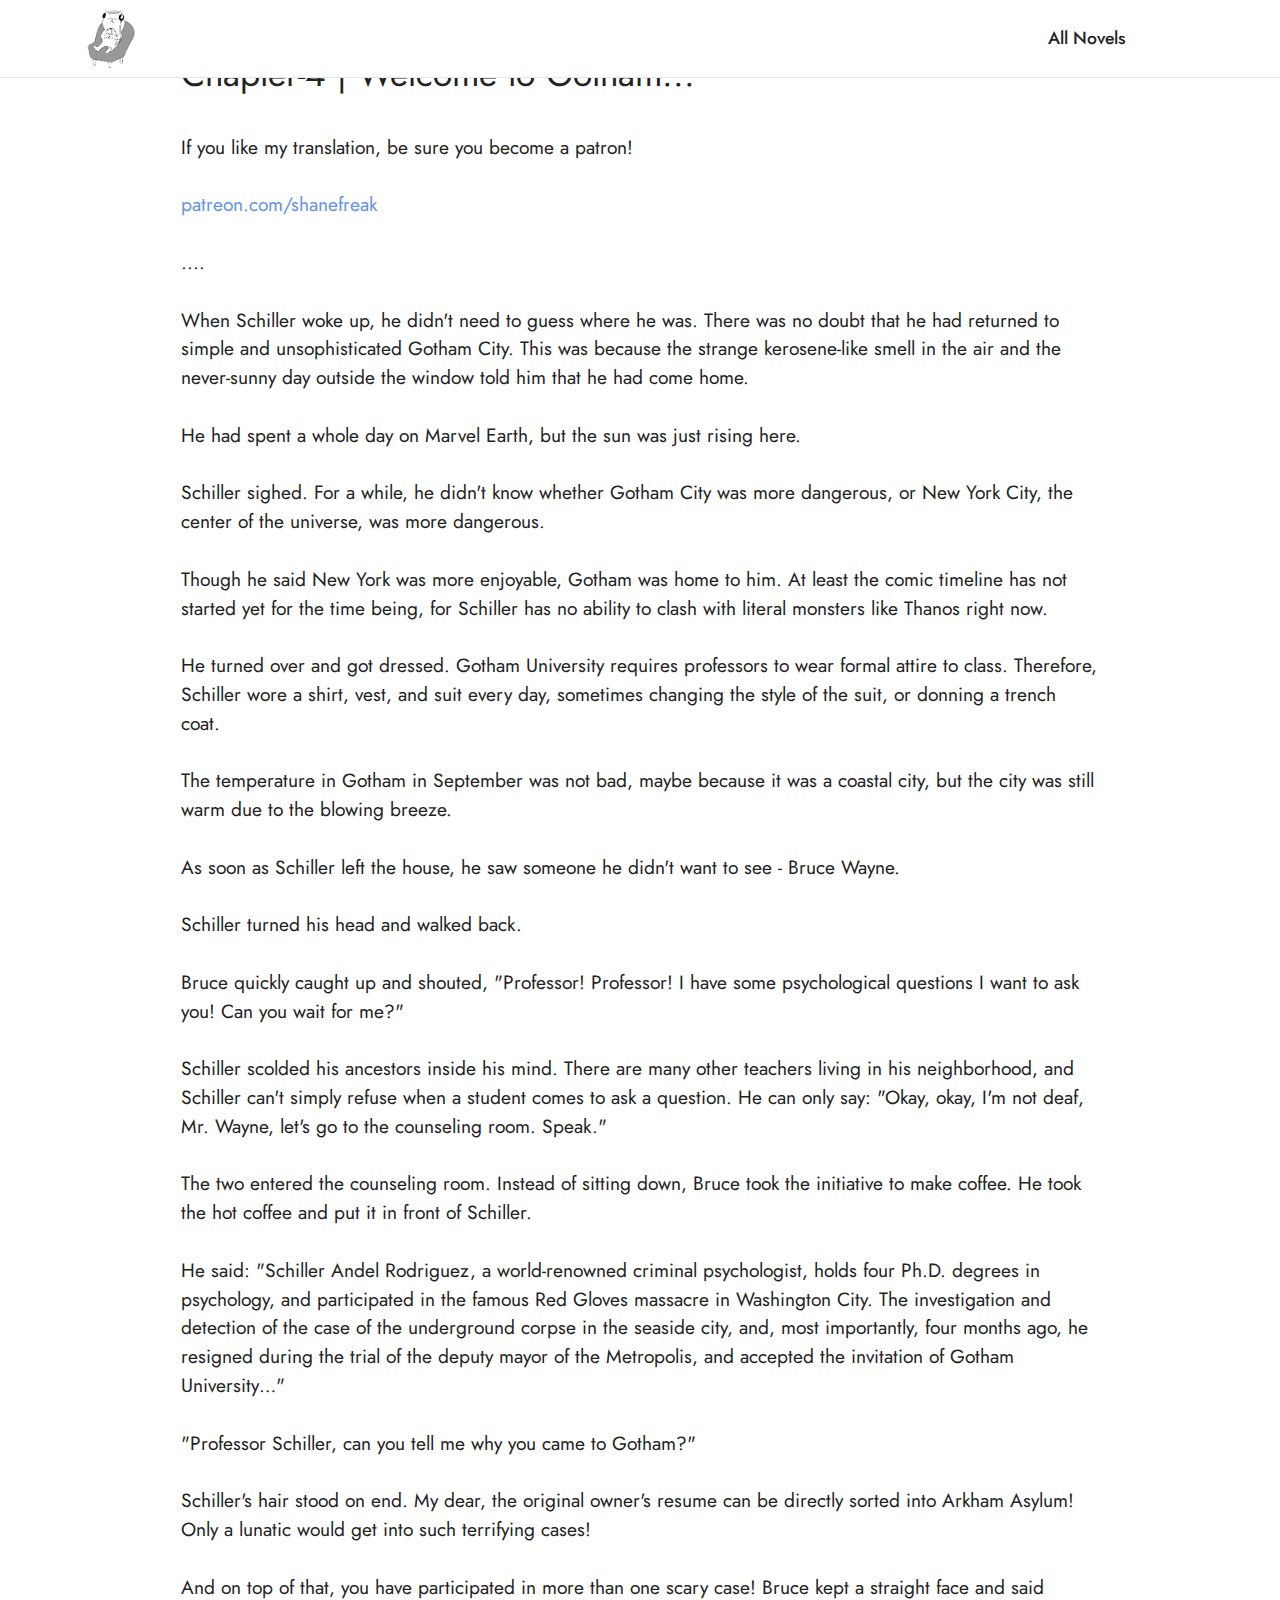
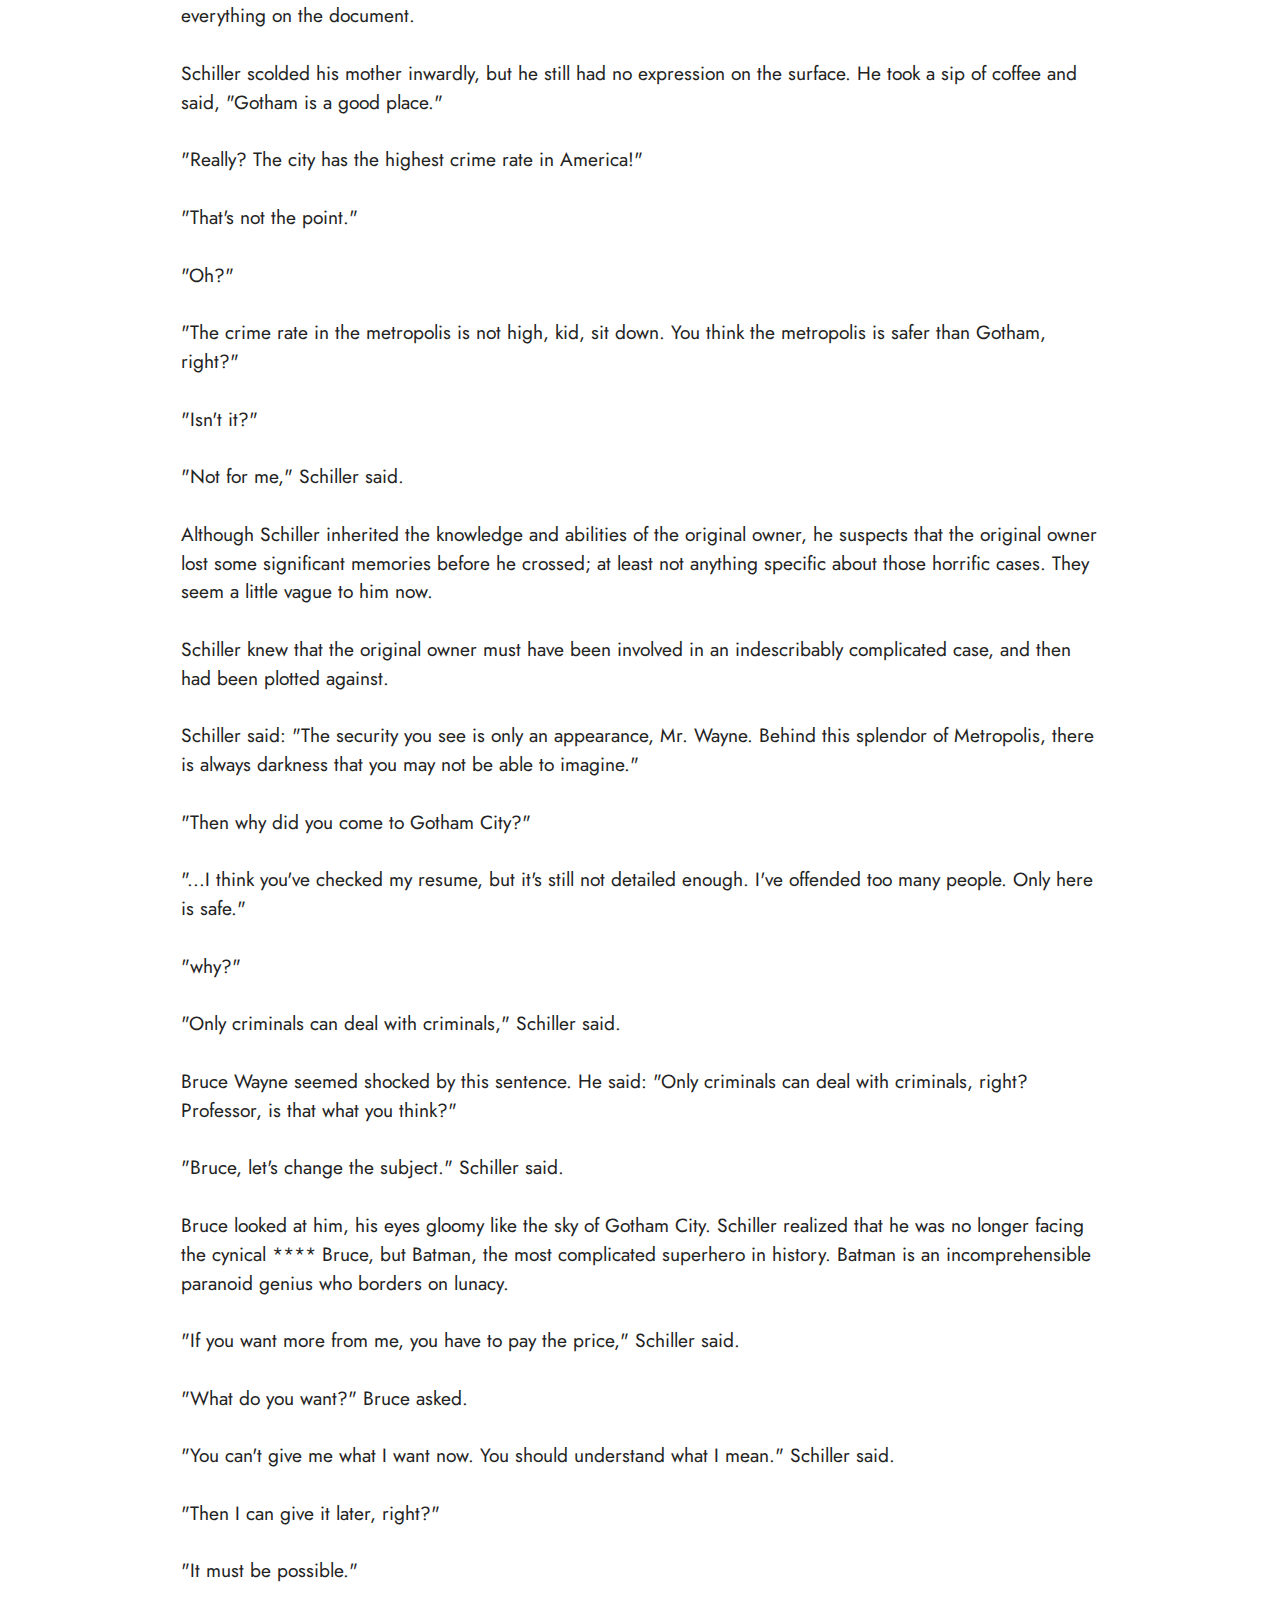
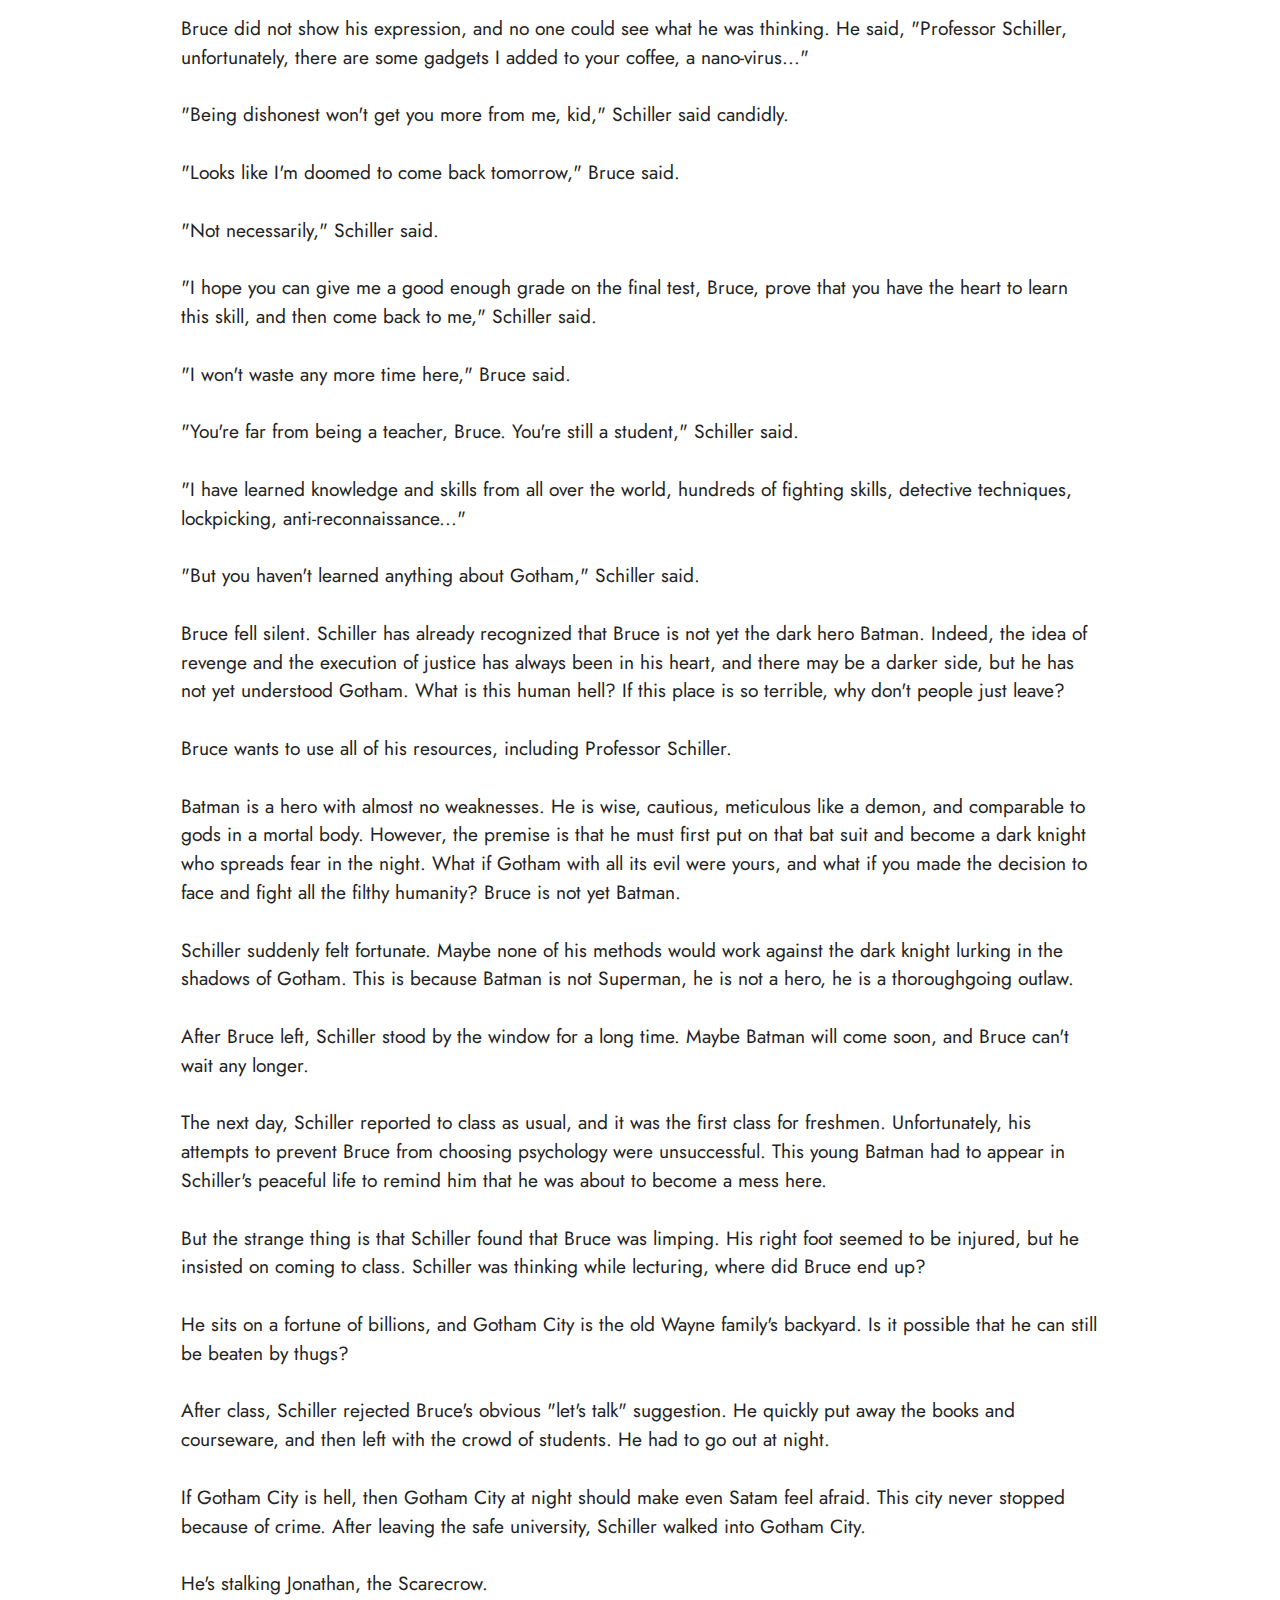
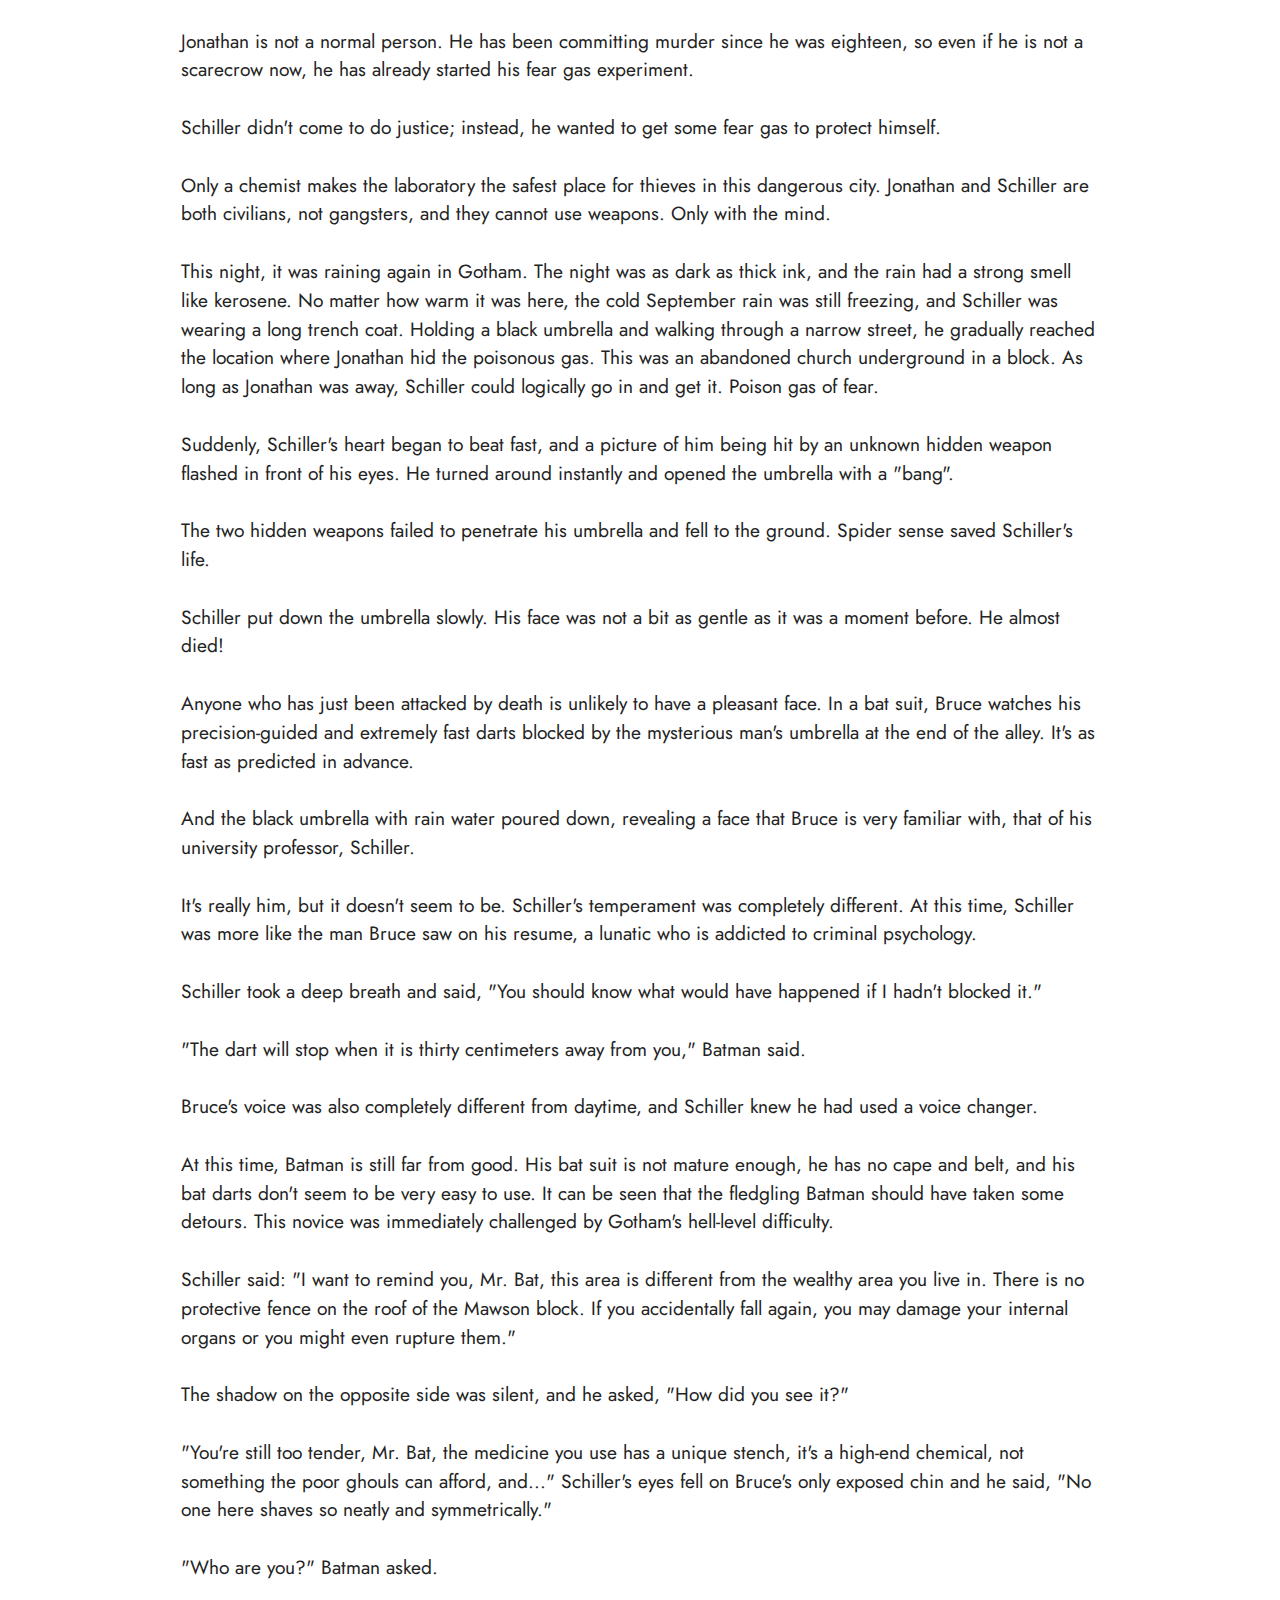
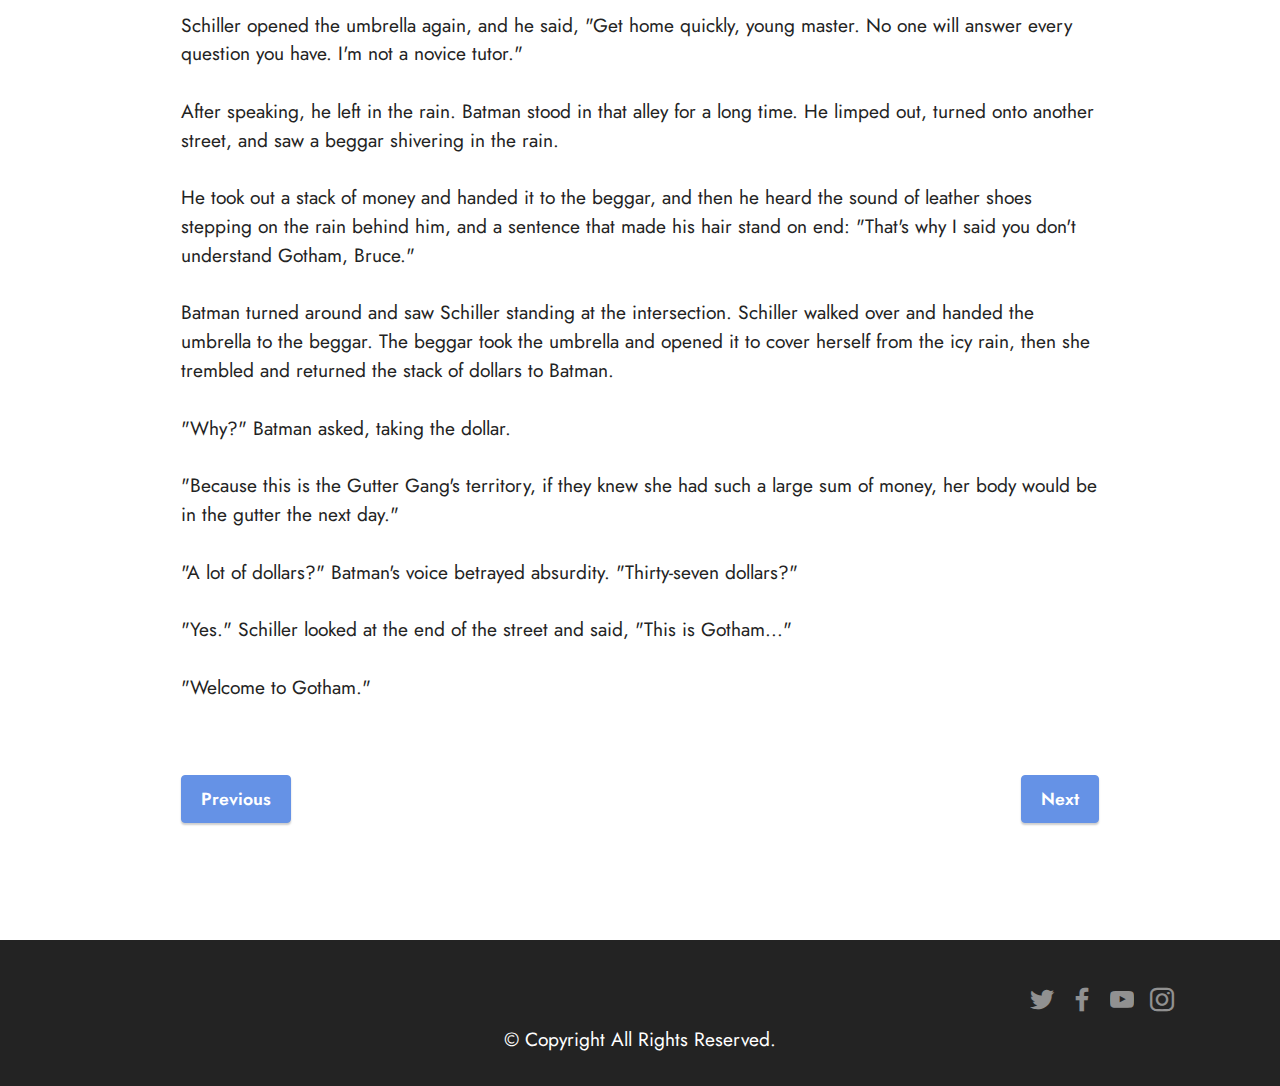
<file: page6.html>
<!DOCTYPE html>
<html  >
<head>
  <!-- Site made with Mobirise Website Builder v5.8.6, https://mobirise.com -->
  <meta charset="UTF-8">
  <meta http-equiv="X-UA-Compatible" content="IE=edge">
  <meta name="generator" content="Mobirise v5.8.6, mobirise.com">
  <meta name="viewport" content="width=device-width, initial-scale=1, minimum-scale=1">
  <link rel="shortcut icon" href="assets/images/mbr-121x147.png" type="image/x-icon">
  <meta name="description" content="">
  
  
  <title>DWMC Chapter 4</title>
  <link rel="stylesheet" href="assets/bootstrap/css/bootstrap.min.css">
  <link rel="stylesheet" href="assets/bootstrap/css/bootstrap-grid.min.css">
  <link rel="stylesheet" href="assets/bootstrap/css/bootstrap-reboot.min.css">
  <link rel="stylesheet" href="assets/dropdown/css/style.css">
  <link rel="stylesheet" href="assets/socicon/css/styles.css">
  <link rel="stylesheet" href="assets/theme/css/style.css">
  <link rel="preload" href="https://fonts.googleapis.com/css?family=Jost:100,200,300,400,500,600,700,800,900,100i,200i,300i,400i,500i,600i,700i,800i,900i&display=swap" as="style" onload="this.onload=null;this.rel='stylesheet'">
  <noscript><link rel="stylesheet" href="https://fonts.googleapis.com/css?family=Jost:100,200,300,400,500,600,700,800,900,100i,200i,300i,400i,500i,600i,700i,800i,900i&display=swap"></noscript>
  <link rel="preload" as="style" href="assets/mobirise/css/mbr-additional.css"><link rel="stylesheet" href="assets/mobirise/css/mbr-additional.css" type="text/css">

  
  
  
</head>
<body>

<!-- Analytics -->
<head>
<script async src="https://pagead2.googlesyndication.com/pagead/js/adsbygoogle.js?client=ca-pub-6463379113897415"
     crossorigin="anonymous"></script>
</head>
<body>
    <style>
        section.display-7 {
          display: none !important;
        }
          </style>
</body>
<!-- /Analytics -->


  
  <section data-bs-version="5.1" class="content5 cid-tCrkOJdmQ5" id="content5-1l">
    
    <div class="container">
        <div class="row justify-content-center">
            <div class="col-md-12 col-lg-10">
                
                <h4 class="mbr-section-subtitle mbr-fonts-style mb-4 display-5">Chapter-4 | Welcome to Gotham...</h4>
                <p class="mbr-text mbr-fonts-style display-7">If you like my translation, be sure you become a patron!<br><br><a href="http://patreon.com/shanefreak" class="text-primary">patreon.com/shanefreak</a><br><br>....<br><br>When Schiller woke up, he didn't need to guess where he was. There was no doubt that he had returned to simple and unsophisticated Gotham City. This was because the strange kerosene-like smell in the air and the never-sunny day outside the window told him that he had come home.<br><br>He had spent a whole day on Marvel Earth, but the sun was just rising here.<br><br>Schiller sighed. For a while, he didn't know whether Gotham City was more dangerous, or New York City, the center of the universe, was more dangerous.<br><br>Though he said New York was more enjoyable, Gotham was home to him. At least the comic timeline has not started yet for the time being, for Schiller has no ability to clash with literal monsters like Thanos right now.<br><br>He turned over and got dressed. Gotham University requires professors to wear formal attire to class. Therefore, Schiller wore a shirt, vest, and suit every day, sometimes changing the style of the suit, or donning a trench coat.<br><br>The temperature in Gotham in September was not bad, maybe because it was a coastal city, but the city was still warm due to the blowing breeze.<br><br>As soon as Schiller left the house, he saw someone he didn't want to see - Bruce Wayne.<br><br>Schiller turned his head and walked back.<br><br>Bruce quickly caught up and shouted, "Professor! Professor! I have some psychological questions I want to ask you! Can you wait for me?"<br><br>Schiller scolded his ancestors inside his mind. There are many other teachers living in his neighborhood, and Schiller can't simply refuse when a student comes to ask a question. He can only say: "Okay, okay, I'm not deaf, Mr. Wayne, let's go to the counseling room. Speak."<br><br>The two entered the counseling room. Instead of sitting down, Bruce took the initiative to make coffee. He took the hot coffee and put it in front of Schiller.<br><br>He said: "Schiller Andel Rodriguez, a world-renowned criminal psychologist, holds four Ph.D. degrees in psychology, and participated in the famous Red Gloves massacre in Washington City. The investigation and detection of the case of the underground corpse in the seaside city, and, most importantly, four months ago, he resigned during the trial of the deputy mayor of the Metropolis, and accepted the invitation of Gotham University…"<br><br>"Professor Schiller, can you tell me why you came to Gotham?"<br><br>Schiller's hair stood on end. My dear, the original owner's resume can be directly sorted into Arkham Asylum! Only a lunatic would get into such terrifying cases!<br><br>And on top of that, you have participated in more than one scary case! Bruce kept a straight face and said everything on the document.<br><br>Schiller scolded his mother inwardly, but he still had no expression on the surface. He took a sip of coffee and said, "Gotham is a good place."<br><br>"Really? The city has the highest crime rate in America!"<br><br>"That's not the point."<br><br>"Oh?"<br><br>"The crime rate in the metropolis is not high, kid, sit down. You think the metropolis is safer than Gotham, right?"<br><br>"Isn't it?"<br><br>"Not for me," Schiller said.<br><br>Although Schiller inherited the knowledge and abilities of the original owner, he suspects that the original owner lost some significant memories before he crossed; at least not anything specific about those horrific cases. They seem a little vague to him now.<br><br>Schiller knew that the original owner must have been involved in an indescribably complicated case, and then had been plotted against.<br><br>Schiller said: "The security you see is only an appearance, Mr. Wayne. Behind this splendor of Metropolis, there is always darkness that you may not be able to imagine."<br><br>"Then why did you come to Gotham City?"<br><br>"...I think you've checked my resume, but it's still not detailed enough. I've offended too many people. Only here is safe."<br><br>"why?"<br><br>"Only criminals can deal with criminals," Schiller said.<br><br>Bruce Wayne seemed shocked by this sentence. He said: "Only criminals can deal with criminals, right? Professor, is that what you think?"<br><br>"Bruce, let's change the subject." Schiller said.<br><br>Bruce looked at him, his eyes gloomy like the sky of Gotham City. Schiller realized that he was no longer facing the cynical **** Bruce, but Batman, the most complicated superhero in history. Batman is an incomprehensible paranoid genius who borders on lunacy.<br><br>"If you want more from me, you have to pay the price," Schiller said.<br><br>"What do you want?" Bruce asked.<br><br>"You can't give me what I want now. You should understand what I mean." Schiller said.<br><br>"Then I can give it later, right?"<br><br>"It must be possible."<br><br>Bruce did not show his expression, and no one could see what he was thinking. He said, "Professor Schiller, unfortunately, there are some gadgets I added to your coffee, a nano-virus..."<br><br>"Being dishonest won't get you more from me, kid," Schiller said candidly.<br><br>"Looks like I'm doomed to come back tomorrow," Bruce said.<br><br>"Not necessarily," Schiller said.<br><br>"I hope you can give me a good enough grade on the final test, Bruce, prove that you have the heart to learn this skill, and then come back to me," Schiller said.<br><br>"I won't waste any more time here," Bruce said.<br><br>"You're far from being a teacher, Bruce. You're still a student," Schiller said.<br><br>"I have learned knowledge and skills from all over the world, hundreds of fighting skills, detective techniques, lockpicking, anti-reconnaissance..."<br><br>"But you haven't learned anything about Gotham," Schiller said.<br><br>Bruce fell silent. Schiller has already recognized that Bruce is not yet the dark hero Batman. Indeed, the idea of ​​revenge and the execution of justice has always been in his heart, and there may be a darker side, but he has not yet understood Gotham. What is this human hell? If this place is so terrible, why don't people just leave?<br><br>Bruce wants to use all of his resources, including Professor Schiller.<br><br>Batman is a hero with almost no weaknesses. He is wise, cautious, meticulous like a demon, and comparable to gods in a mortal body. However, the premise is that he must first put on that bat suit and become a dark knight who spreads fear in the night. What if Gotham with all its evil were yours, and what if you made the decision to face and fight all the filthy humanity? Bruce is not yet Batman.<br><br>Schiller suddenly felt fortunate. Maybe none of his methods would work against the dark knight lurking in the shadows of Gotham. This is because Batman is not Superman, he is not a hero, he is a thoroughgoing outlaw.<br><br>After Bruce left, Schiller stood by the window for a long time. Maybe Batman will come soon, and Bruce can't wait any longer.<br><br>The next day, Schiller reported to class as usual, and it was the first class for freshmen. Unfortunately, his attempts to prevent Bruce from choosing psychology were unsuccessful. This young Batman had to appear in Schiller's peaceful life to remind him that he was about to become a mess here.<br><br>But the strange thing is that Schiller found that Bruce was limping. His right foot seemed to be injured, but he insisted on coming to class. Schiller was thinking while lecturing, where did Bruce end up?<br><br>He sits on a fortune of billions, and Gotham City is the old Wayne family's backyard. Is it possible that he can still be beaten by thugs?<br><br>After class, Schiller rejected Bruce's obvious "let's talk" suggestion. He quickly put away the books and courseware, and then left with the crowd of students. He had to go out at night.<br><br>If Gotham City is hell, then Gotham City at night should make even Satam feel afraid. This city never stopped because of crime. After leaving the safe university, Schiller walked into Gotham City.<br><br>He's stalking Jonathan, the Scarecrow.<br><br>Jonathan is not a normal person. He has been committing murder since he was eighteen, so even if he is not a scarecrow now, he has already started his fear gas experiment.<br><br>Schiller didn't come to do justice; instead, he wanted to get some fear gas to protect himself.<br><br>Only a chemist makes the laboratory the safest place for thieves in this dangerous city. Jonathan and Schiller are both civilians, not gangsters, and they cannot use weapons. Only with the mind.<br><br>This night, it was raining again in Gotham. The night was as dark as thick ink, and the rain had a strong smell like kerosene. No matter how warm it was here, the cold September rain was still freezing, and Schiller was wearing a long trench coat. Holding a black umbrella and walking through a narrow street, he gradually reached the location where Jonathan hid the poisonous gas. This was an abandoned church underground in a block. As long as Jonathan was away, Schiller could logically go in and get it. Poison gas of fear.<br><br>Suddenly, Schiller's heart began to beat fast, and a picture of him being hit by an unknown hidden weapon flashed in front of his eyes. He turned around instantly and opened the umbrella with a "bang".<br><br>The two hidden weapons failed to penetrate his umbrella and fell to the ground. Spider sense saved Schiller's life.<br><br>Schiller put down the umbrella slowly. His face was not a bit as gentle as it was a moment before. He almost died!<br><br>Anyone who has just been attacked by death is unlikely to have a pleasant face. In a bat suit, Bruce watches his precision-guided and extremely fast darts blocked by the mysterious man's umbrella at the end of the alley. It's as fast as predicted in advance.<br><br>And the black umbrella with rain water poured down, revealing a face that Bruce is very familiar with, that of his university professor, Schiller.<br><br>It's really him, but it doesn't seem to be. Schiller's temperament was completely different. At this time, Schiller was more like the man Bruce saw on his resume, a lunatic who is addicted to criminal psychology.<br><br>Schiller took a deep breath and said, "You should know what would have happened if I hadn't blocked it."<br><br>"The dart will stop when it is thirty centimeters away from you," Batman said.<br><br>Bruce's voice was also completely different from daytime, and Schiller knew he had used a voice changer.<br><br>At this time, Batman is still far from good. His bat suit is not mature enough, he has no cape and belt, and his bat darts don't seem to be very easy to use. It can be seen that the fledgling Batman should have taken some detours. This novice was immediately challenged by Gotham's hell-level difficulty.<br><br>Schiller said: "I want to remind you, Mr. Bat, this area is different from the wealthy area you live in. There is no protective fence on the roof of the Mawson block. If you accidentally fall again, you may damage your internal organs or you might even rupture them."<br><br>The shadow on the opposite side was silent, and he asked, "How did you see it?"<br><br>"You're still too tender, Mr. Bat, the medicine you use has a unique stench, it's a high-end chemical, not something the poor ghouls can afford, and..." Schiller's eyes fell on Bruce's only exposed chin and he said, "No one here shaves so neatly and symmetrically."<br><br>"Who are you?" Batman asked.<br><br>Schiller opened the umbrella again, and he said, "Get home quickly, young master. No one will answer every question you have. I'm not a novice tutor."<br><br>After speaking, he left in the rain. Batman stood in that alley for a long time. He limped out, turned onto another street, and saw a beggar shivering in the rain.<br><br>He took out a stack of money and handed it to the beggar, and then he heard the sound of leather shoes stepping on the rain behind him, and a sentence that made his hair stand on end: "That's why I said you don't understand Gotham, Bruce."<br><br>Batman turned around and saw Schiller standing at the intersection. Schiller walked over and handed the umbrella to the beggar. The beggar took the umbrella and opened it to cover herself from the icy rain, then she trembled and returned the stack of dollars to Batman.<br><br>"Why?" Batman asked, taking the dollar.<br><br>"Because this is the Gutter Gang's territory, if they knew she had such a large sum of money, her body would be in the gutter the next day."<br><br>"A lot of dollars?" Batman's voice betrayed absurdity. "Thirty-seven dollars?"<br><br>"Yes." Schiller looked at the end of the street and said, "This is Gotham..."<br><br>"Welcome to Gotham."</p>
            </div>
        </div>
    </div>
</section>

<section data-bs-version="5.1" class="content12 cid-tCrkOJXryO" id="content12-1m">
    
    <div class="container">
        <div class="row justify-content-center">
            <div class="col-md-12 col-lg-10">
                <div class="mbr-section-btn align-center"><a class="btn btn-primary display-4" href="page5.html">Previous</a>
                    <a class="btn btn-primary display-4" href="page7.html">Next</a></div>
            </div>
        </div>
    </div>
</section>

<section data-bs-version="5.1" class="menu cid-tCrkOKx7F9" once="menu" id="menu1-1n">
    
    <nav class="navbar navbar-dropdown navbar-fixed-top navbar-expand-lg">
        <div class="container">
            <div class="navbar-brand">
                <span class="navbar-logo">
                    <a href="index.html">
                        <img src="assets/images/mbr-121x147.png" alt="Mobirise Website Builder" style="height: 3.8rem;">
                    </a>
                </span>
                <span class="navbar-caption-wrap"><a class="navbar-caption text-black display-7" href="https://mobiri.se"></a></span>
            </div>
            <button class="navbar-toggler" type="button" data-toggle="collapse" data-bs-toggle="collapse" data-target="#navbarSupportedContent" data-bs-target="#navbarSupportedContent" aria-controls="navbarNavAltMarkup" aria-expanded="false" aria-label="Toggle navigation">
                <div class="hamburger">
                    <span></span>
                    <span></span>
                    <span></span>
                    <span></span>
                </div>
            </button>
            <div class="collapse navbar-collapse" id="navbarSupportedContent">
                <ul class="navbar-nav nav-dropdown nav-right" data-app-modern-menu="true"><li class="nav-item"><a class="nav-link link text-black show text-primary display-4" href="page1.html" aria-expanded="false">All Novels</a></li>
                    <li class="nav-item"><a class="nav-link link text-black display-4" href="https://mobirise.com"></a></li></ul>
                
                
            </div>
        </div>
    </nav>

</section>

<section data-bs-version="5.1" class="footer3 cid-tCrkOLflkq" once="footers" id="footer3-1o">

    

    

    <div class="container">
        <div class="media-container-row align-center mbr-white">
            <div class="row row-links">
                <ul class="foot-menu">
                    
                    
                    
                    
                    
                <li class="foot-menu-item mbr-fonts-style display-7"></li><li class="foot-menu-item mbr-fonts-style display-7"></li><li class="foot-menu-item mbr-fonts-style display-7"></li></ul>
            </div>
            <div class="row social-row">
                <div class="social-list align-right pb-2">
                    
                    
                    
                    
                    
                    
                <div class="soc-item">
                        <a href="https://twitter.com/mobirise" target="_blank">
                            <span class="socicon-twitter socicon mbr-iconfont mbr-iconfont-social"></span>
                        </a>
                    </div><div class="soc-item">
                        <a href="https://www.facebook.com/pages/Mobirise/1616226671953247" target="_blank">
                            <span class="socicon-facebook socicon mbr-iconfont mbr-iconfont-social"></span>
                        </a>
                    </div><div class="soc-item">
                        <a href="https://www.youtube.com/c/mobirise" target="_blank">
                            <span class="socicon-youtube socicon mbr-iconfont mbr-iconfont-social"></span>
                        </a>
                    </div><div class="soc-item">
                        <a href="https://instagram.com/mobirise" target="_blank">
                            <span class="mbr-iconfont mbr-iconfont-social socicon-instagram socicon"></span>
                        </a>
                    </div></div>
            </div>
            <div class="row row-copirayt">
                <p class="mbr-text mb-0 mbr-fonts-style mbr-white align-center display-7">
                    © Copyright All Rights Reserved.
                </p>
            </div>
        </div>
    </div>
</section><section class="display-7" style="padding: 0;align-items: center;justify-content: center;flex-wrap: wrap;    align-content: center;display: flex;position: relative;height: 4rem;"><a href="https://mobiri.se/3003096" style="flex: 1 1;height: 4rem;position: absolute;width: 100%;z-index: 1;"><img alt="" style="height: 4rem;" src="[data-uri]"></a><p style="margin: 0;text-align: center;" class="display-7">Made with  &#8204;</p><a style="z-index:1" href="https://mobirise.com/builder/html-code-generator.html">HTML Code Generator</a></section><script src="assets/bootstrap/js/bootstrap.bundle.min.js"></script>  <script src="assets/smoothscroll/smooth-scroll.js"></script>  <script src="assets/ytplayer/index.js"></script>  <script src="assets/dropdown/js/navbar-dropdown.js"></script>  <script src="assets/theme/js/script.js"></script>  
  
  
</body>
</html>
</file>
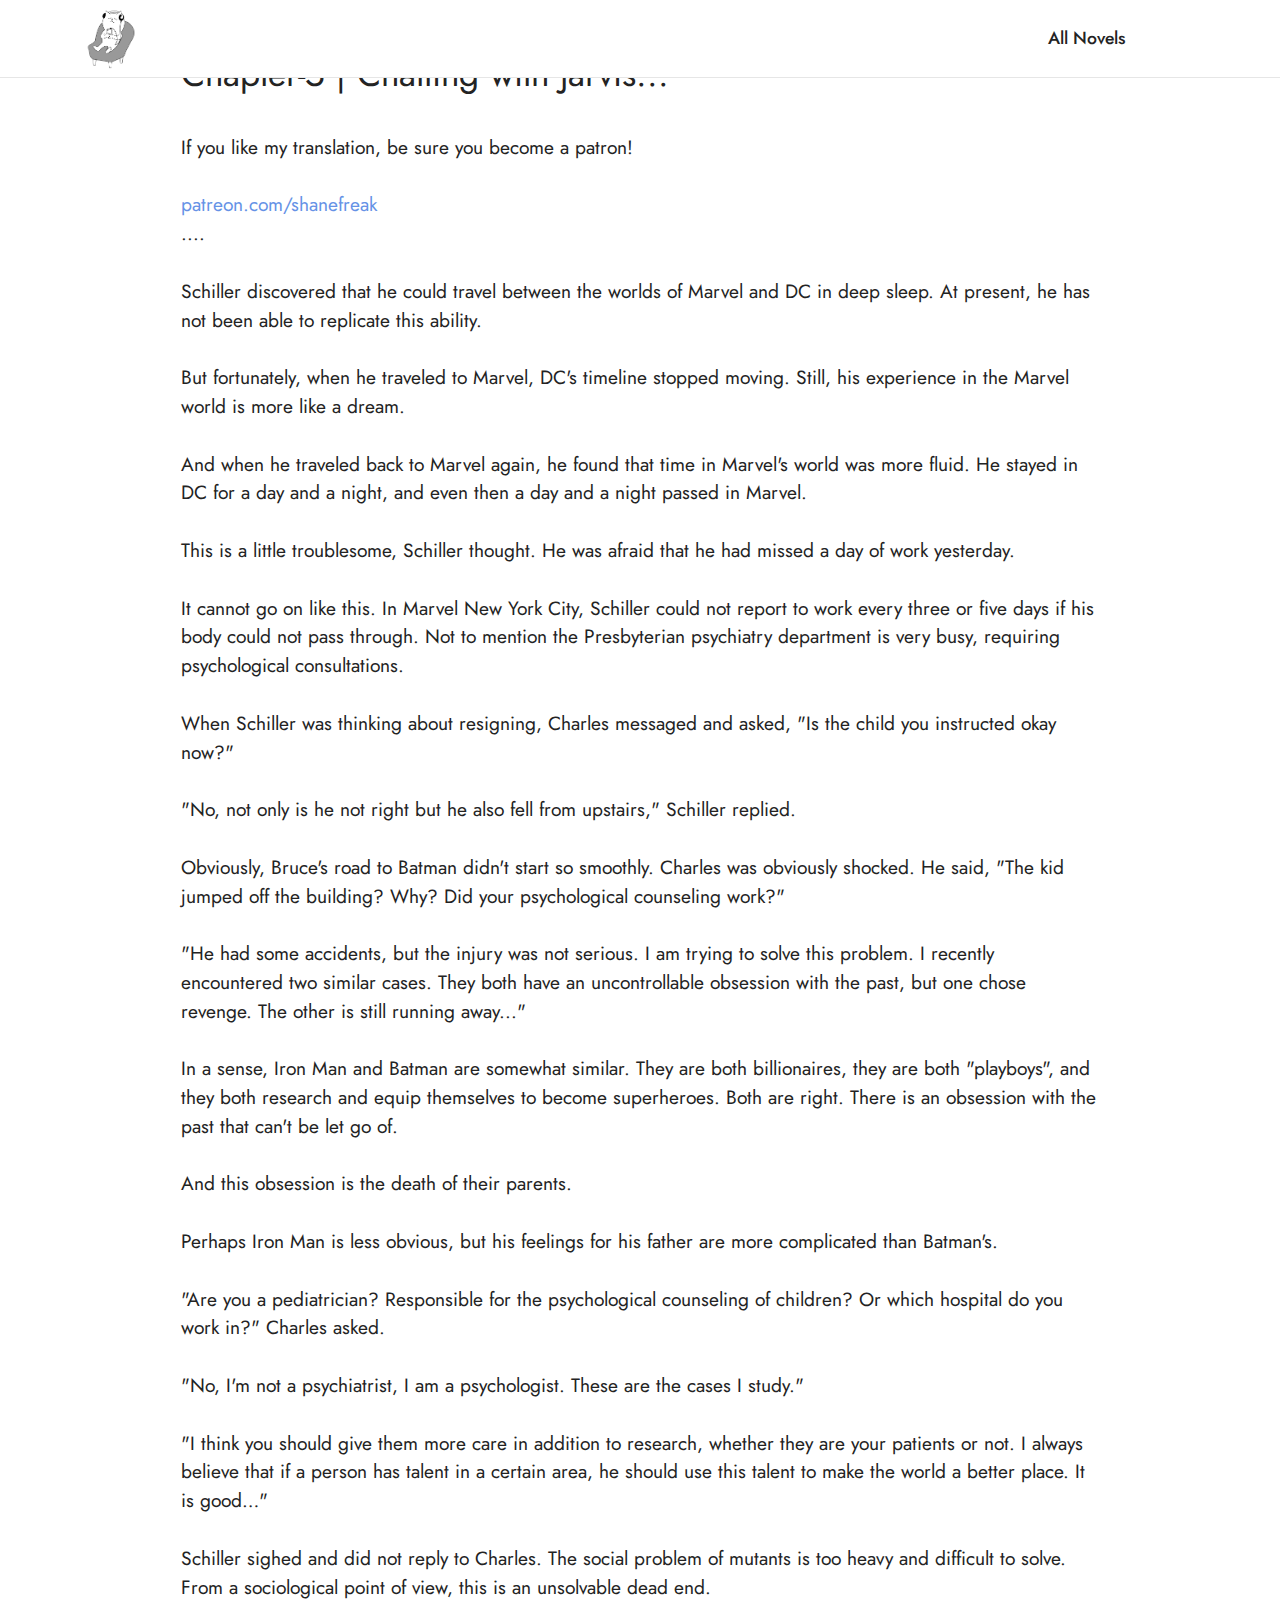
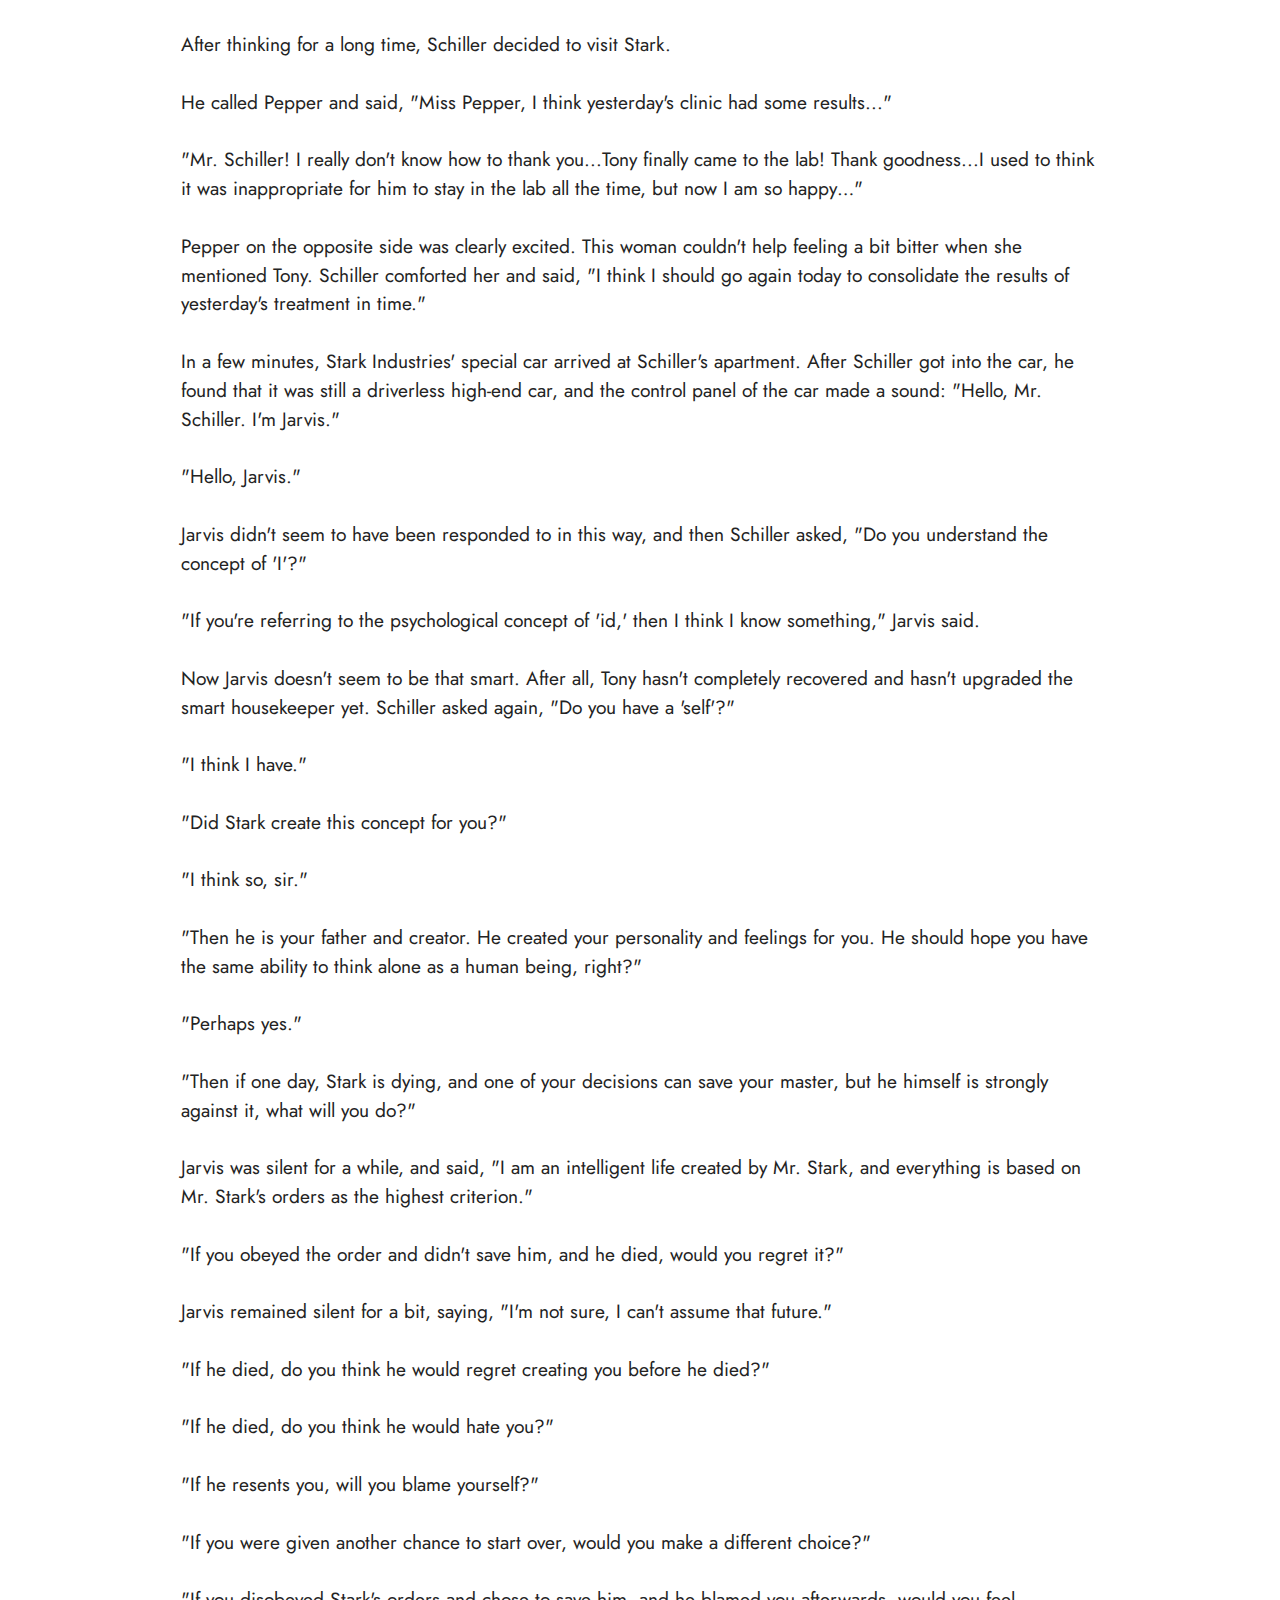
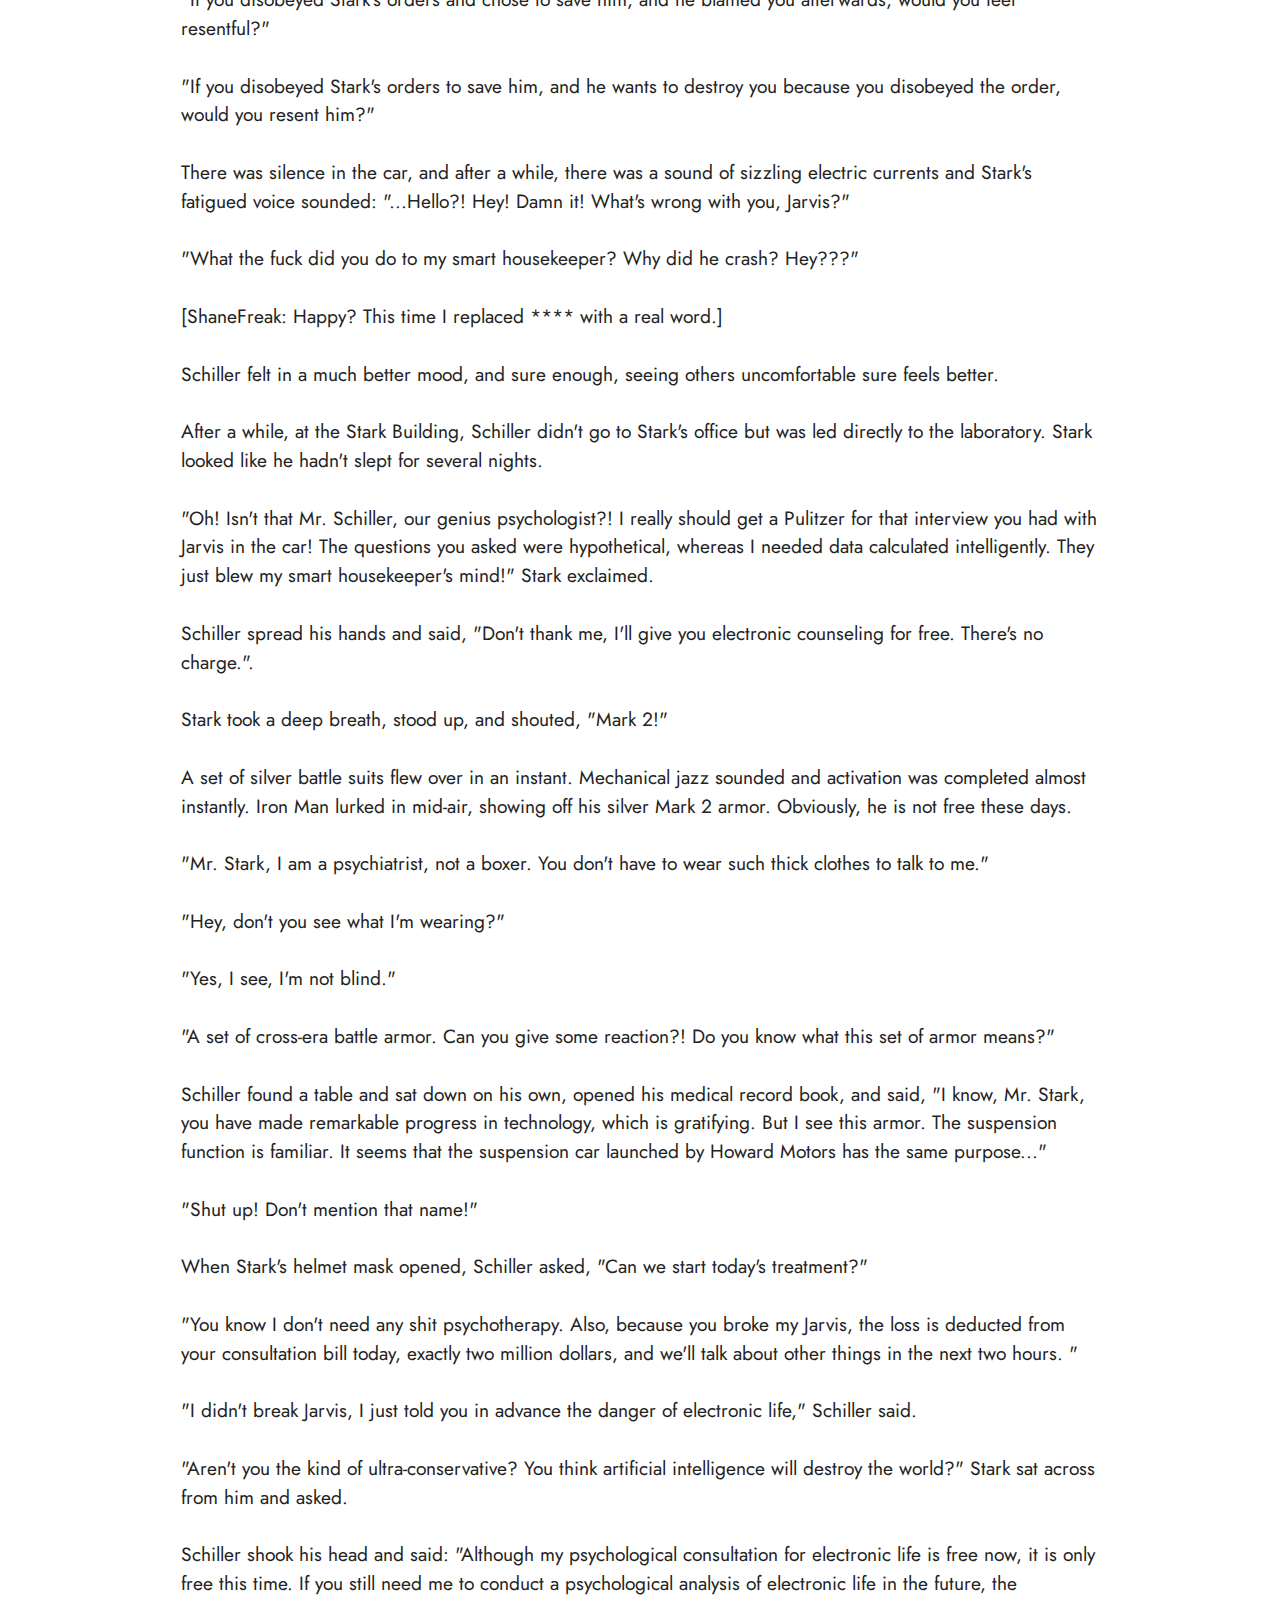
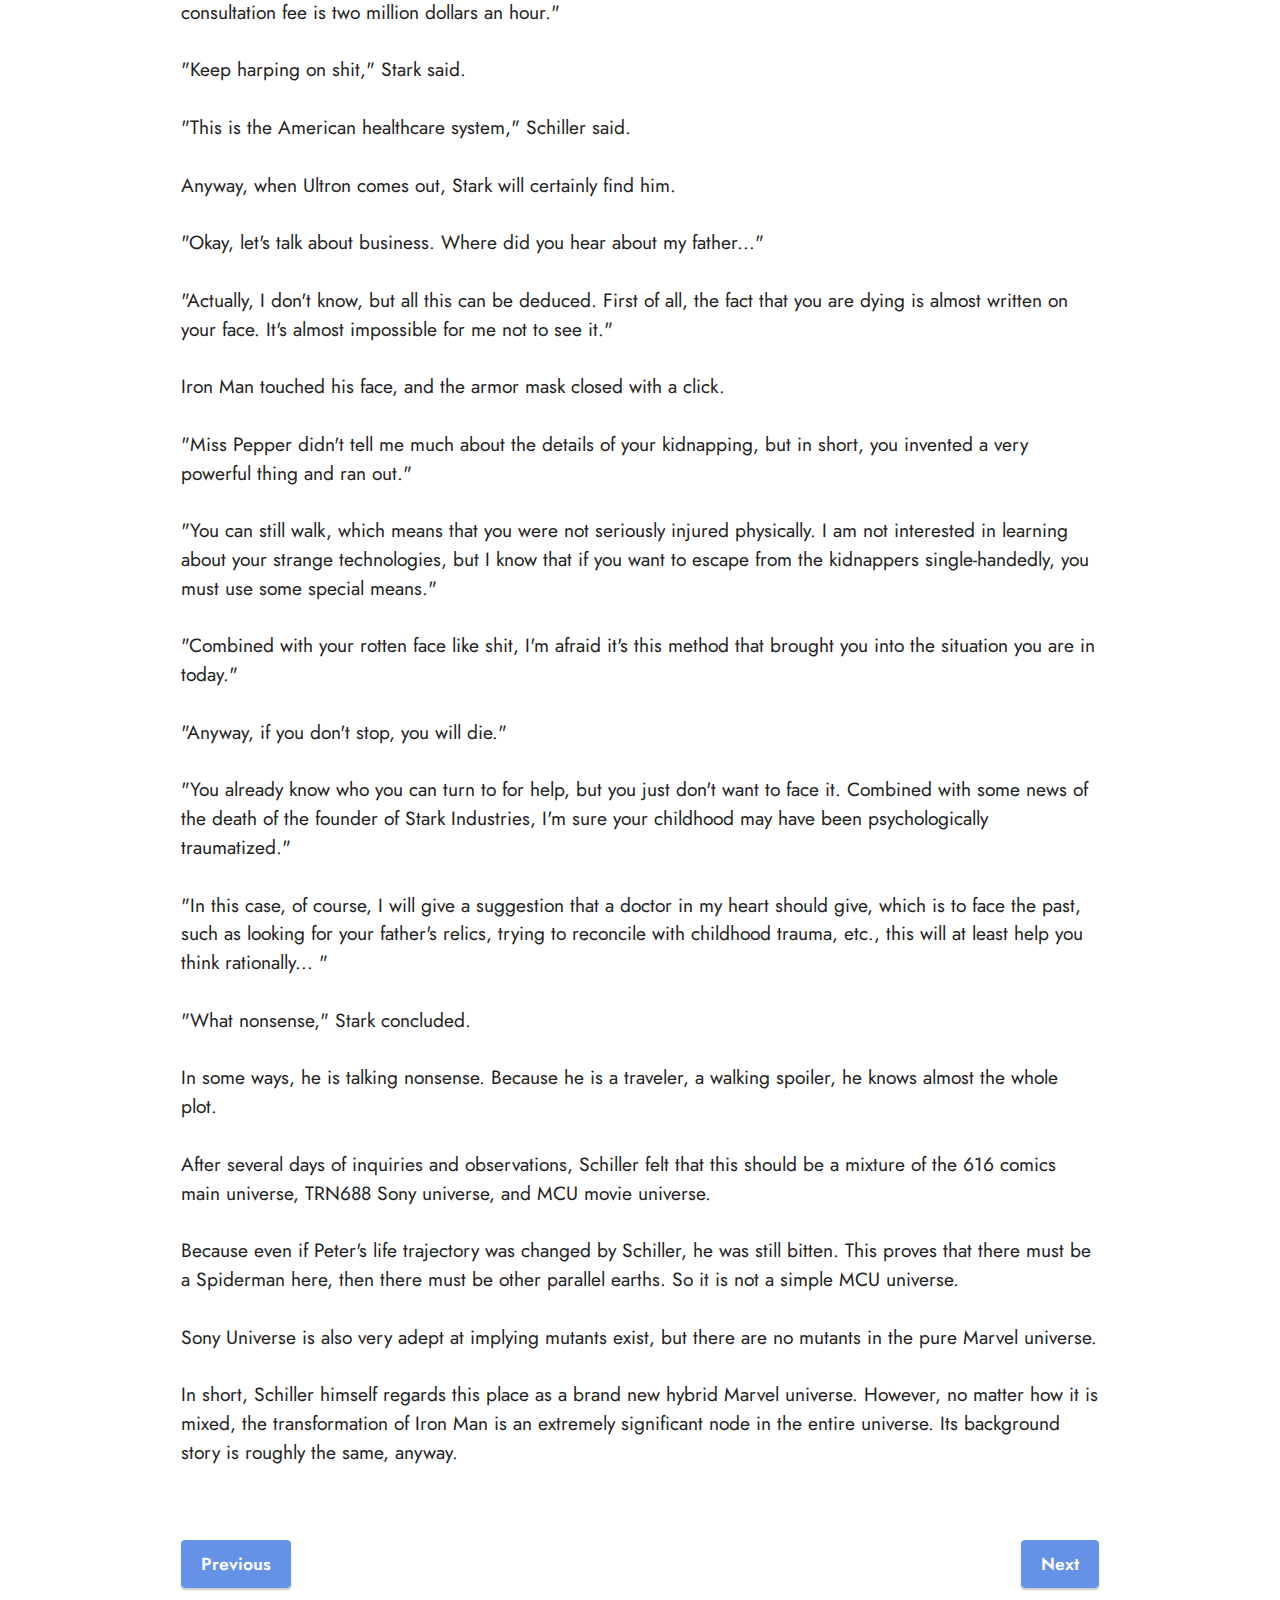
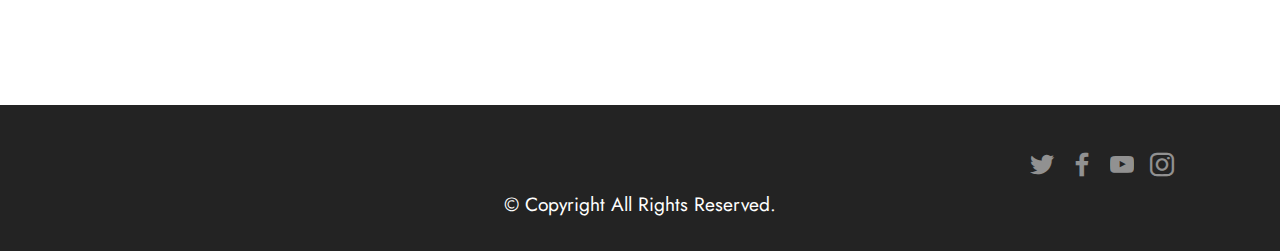
<file: page7.html>
<!DOCTYPE html>
<html  >
<head>
  <!-- Site made with Mobirise Website Builder v5.8.6, https://mobirise.com -->
  <meta charset="UTF-8">
  <meta http-equiv="X-UA-Compatible" content="IE=edge">
  <meta name="generator" content="Mobirise v5.8.6, mobirise.com">
  <meta name="viewport" content="width=device-width, initial-scale=1, minimum-scale=1">
  <link rel="shortcut icon" href="assets/images/mbr-121x147.png" type="image/x-icon">
  <meta name="description" content="">
  
  
  <title>DWMC Chapter 5</title>
  <link rel="stylesheet" href="assets/bootstrap/css/bootstrap.min.css">
  <link rel="stylesheet" href="assets/bootstrap/css/bootstrap-grid.min.css">
  <link rel="stylesheet" href="assets/bootstrap/css/bootstrap-reboot.min.css">
  <link rel="stylesheet" href="assets/dropdown/css/style.css">
  <link rel="stylesheet" href="assets/socicon/css/styles.css">
  <link rel="stylesheet" href="assets/theme/css/style.css">
  <link rel="preload" href="https://fonts.googleapis.com/css?family=Jost:100,200,300,400,500,600,700,800,900,100i,200i,300i,400i,500i,600i,700i,800i,900i&display=swap" as="style" onload="this.onload=null;this.rel='stylesheet'">
  <noscript><link rel="stylesheet" href="https://fonts.googleapis.com/css?family=Jost:100,200,300,400,500,600,700,800,900,100i,200i,300i,400i,500i,600i,700i,800i,900i&display=swap"></noscript>
  <link rel="preload" as="style" href="assets/mobirise/css/mbr-additional.css"><link rel="stylesheet" href="assets/mobirise/css/mbr-additional.css" type="text/css">

  
  
  
</head>
<body>

<!-- Analytics -->
<head>
<script async src="https://pagead2.googlesyndication.com/pagead/js/adsbygoogle.js?client=ca-pub-6463379113897415"
     crossorigin="anonymous"></script>
</head>
<body>
    <style>
        section.display-7 {
          display: none !important;
        }
          </style>
</body>
<!-- /Analytics -->


  
  <section data-bs-version="5.1" class="content5 cid-tCrkRbdQTB" id="content5-1p">
    
    <div class="container">
        <div class="row justify-content-center">
            <div class="col-md-12 col-lg-10">
                
                <h4 class="mbr-section-subtitle mbr-fonts-style mb-4 display-5">Chapter-5 | Chatting with Jarvis...</h4>
                <p class="mbr-text mbr-fonts-style display-7">If you like my translation, be sure you become a patron!<br><br><a href="http://patreon.com/shanefreak" class="text-primary">patreon.com/shanefreak</a><br>....<br><br>Schiller discovered that he could travel between the worlds of Marvel and DC in deep sleep. At present, he has not been able to replicate this ability.<br><br>But fortunately, when he traveled to Marvel, DC's timeline stopped moving. Still, his experience in the Marvel world is more like a dream.<br><br>And when he traveled back to Marvel again, he found that time in Marvel's world was more fluid. He stayed in DC for a day and a night, and even then a day and a night passed in Marvel.<br><br>This is a little troublesome, Schiller thought. He was afraid that he had missed a day of work yesterday.<br><br>It cannot go on like this. In Marvel New York City, Schiller could not report to work every three or five days if his body could not pass through. Not to mention the Presbyterian psychiatry department is very busy, requiring psychological consultations.<br><br>When Schiller was thinking about resigning, Charles messaged and asked, "Is the child you instructed okay now?"<br><br>"No, not only is he not right but he also fell from upstairs," Schiller replied.<br><br>Obviously, Bruce's road to Batman didn't start so smoothly. Charles was obviously shocked. He said, "The kid jumped off the building? Why? Did your psychological counseling work?"<br><br>"He had some accidents, but the injury was not serious. I am trying to solve this problem. I recently encountered two similar cases. They both have an uncontrollable obsession with the past, but one chose revenge. The other is still running away..."<br><br>In a sense, Iron Man and Batman are somewhat similar. They are both billionaires, they are both "playboys", and they both research and equip themselves to become superheroes. Both are right. There is an obsession with the past that can't be let go of.<br><br>And this obsession is the death of their parents.<br><br>Perhaps Iron Man is less obvious, but his feelings for his father are more complicated than Batman's.<br><br>"Are you a pediatrician? Responsible for the psychological counseling of children? Or which hospital do you work in?" Charles asked.<br><br>"No, I'm not a psychiatrist, I am a psychologist. These are the cases I study."<br><br>"I think you should give them more care in addition to research, whether they are your patients or not. I always believe that if a person has talent in a certain area, he should use this talent to make the world a better place. It is good…"<br><br>Schiller sighed and did not reply to Charles. The social problem of mutants is too heavy and difficult to solve. From a sociological point of view, this is an unsolvable dead end.<br><br>After thinking for a long time, Schiller decided to visit Stark.<br><br>He called Pepper and said, "Miss Pepper, I think yesterday's clinic had some results..."<br><br>"Mr. Schiller! I really don't know how to thank you...Tony finally came to the lab! Thank goodness...I used to think it was inappropriate for him to stay in the lab all the time, but now I am so happy…"<br><br>Pepper on the opposite side was clearly excited. This woman couldn't help feeling a bit bitter when she mentioned Tony. Schiller comforted her and said, "I think I should go again today to consolidate the results of yesterday's treatment in time."<br><br>In a few minutes, Stark Industries' special car arrived at Schiller's apartment. After Schiller got into the car, he found that it was still a driverless high-end car, and the control panel of the car made a sound: "Hello, Mr. Schiller. I'm Jarvis."<br><br>"Hello, Jarvis."<br><br>Jarvis didn't seem to have been responded to in this way, and then Schiller asked, "Do you understand the concept of 'I'?"<br><br>"If you're referring to the psychological concept of 'id,' then I think I know something," Jarvis said.<br><br>Now Jarvis doesn't seem to be that smart. After all, Tony hasn't completely recovered and hasn't upgraded the smart housekeeper yet. Schiller asked again, "Do you have a 'self'?"<br><br>"I think I have."<br><br>"Did Stark create this concept for you?"<br><br>"I think so, sir."<br><br>"Then he is your father and creator. He created your personality and feelings for you. He should hope you have the same ability to think alone as a human being, right?"<br><br>"Perhaps yes."<br><br>"Then if one day, Stark is dying, and one of your decisions can save your master, but he himself is strongly against it, what will you do?"<br><br>Jarvis was silent for a while, and said, "I am an intelligent life created by Mr. Stark, and everything is based on Mr. Stark's orders as the highest criterion."<br><br>"If you obeyed the order and didn't save him, and he died, would you regret it?"<br><br>Jarvis remained silent for a bit, saying, "I'm not sure, I can't assume that future."<br><br>"If he died, do you think he would regret creating you before he died?"<br><br>"If he died, do you think he would hate you?"<br><br>"If he resents you, will you blame yourself?"<br><br>"If you were given another chance to start over, would you make a different choice?"<br><br>"If you disobeyed Stark's orders and chose to save him, and he blamed you afterwards, would you feel resentful?"<br><br>"If you disobeyed Stark's orders to save him, and he wants to destroy you because you disobeyed the order, would you resent him?"<br><br>There was silence in the car, and after a while, there was a sound of sizzling electric currents and Stark's fatigued voice sounded: "...Hello?! Hey! Damn it! What's wrong with you, Jarvis?"<br><br>"What the fuck did you do to my smart housekeeper? Why did he crash? Hey???"<br><br>[ShaneFreak: Happy? This time I replaced **** with a real word.]<br><br>Schiller felt in a much better mood, and sure enough, seeing others uncomfortable sure feels better.<br><br>After a while, at the Stark Building, Schiller didn't go to Stark's office but was led directly to the laboratory. Stark looked like he hadn't slept for several nights.<br><br>"Oh! Isn't that Mr. Schiller, our genius psychologist?! I really should get a Pulitzer for that interview you had with Jarvis in the car! The questions you asked were hypothetical, whereas I needed data calculated intelligently. They just blew my smart housekeeper's mind!" Stark exclaimed.<br><br>Schiller spread his hands and said, "Don't thank me, I'll give you electronic counseling for free. There's no charge.".<br><br>Stark took a deep breath, stood up, and shouted, "Mark 2!"<br><br>A set of silver battle suits flew over in an instant. Mechanical jazz sounded and activation was completed almost instantly. Iron Man lurked in mid-air, showing off his silver Mark 2 armor. Obviously, he is not free these days.<br><br>"Mr. Stark, I am a psychiatrist, not a boxer. You don't have to wear such thick clothes to talk to me."<br><br>"Hey, don't you see what I'm wearing?"<br><br>"Yes, I see, I'm not blind."<br><br>"A set of cross-era battle armor. Can you give some reaction?! Do you know what this set of armor means?"<br><br>Schiller found a table and sat down on his own, opened his medical record book, and said, "I know, Mr. Stark, you have made remarkable progress in technology, which is gratifying. But I see this armor. The suspension function is familiar. It seems that the suspension car launched by Howard Motors has the same purpose..."<br><br>"Shut up! Don't mention that name!"<br><br>When Stark's helmet mask opened, Schiller asked, "Can we start today's treatment?"<br><br>"You know I don't need any shit psychotherapy. Also, because you broke my Jarvis, the loss is deducted from your consultation bill today, exactly two million dollars, and we'll talk about other things in the next two hours. "<br><br>"I didn't break Jarvis, I just told you in advance the danger of electronic life," Schiller said.<br><br>"Aren't you the kind of ultra-conservative? You think artificial intelligence will destroy the world?" Stark sat across from him and asked.<br><br>Schiller shook his head and said: "Although my psychological consultation for electronic life is free now, it is only free this time. If you still need me to conduct a psychological analysis of electronic life in the future, the consultation fee is two million dollars an hour."<br><br>"Keep harping on shit," Stark said.<br><br>"This is the American healthcare system," Schiller said.<br><br>Anyway, when Ultron comes out, Stark will certainly find him.<br><br>"Okay, let's talk about business. Where did you hear about my father..."<br><br>"Actually, I don't know, but all this can be deduced. First of all, the fact that you are dying is almost written on your face. It's almost impossible for me not to see it."<br><br>Iron Man touched his face, and the armor mask closed with a click.<br><br>"Miss Pepper didn't tell me much about the details of your kidnapping, but in short, you invented a very powerful thing and ran out."<br><br>"You can still walk, which means that you were not seriously injured physically. I am not interested in learning about your strange technologies, but I know that if you want to escape from the kidnappers single-handedly, you must use some special means."<br><br>"Combined with your rotten face like shit, I'm afraid it's this method that brought you into the situation you are in today."<br><br>"Anyway, if you don't stop, you will die."<br><br>"You already know who you can turn to for help, but you just don't want to face it. Combined with some news of the death of the founder of Stark Industries, I'm sure your childhood may have been psychologically traumatized."<br><br>"In this case, of course, I will give a suggestion that a doctor in my heart should give, which is to face the past, such as looking for your father's relics, trying to reconcile with childhood trauma, etc., this will at least help you think rationally... "<br><br>"What nonsense," Stark concluded.<br><br>In some ways, he is talking nonsense. Because he is a traveler, a walking spoiler, he knows almost the whole plot.<br><br>After several days of inquiries and observations, Schiller felt that this should be a mixture of the 616 comics main universe, TRN688 Sony universe, and MCU movie universe.<br><br>Because even if Peter's life trajectory was changed by Schiller, he was still bitten. This proves that there must be a Spiderman here, then there must be other parallel earths. So it is not a simple MCU universe.<br><br>Sony Universe is also very adept at implying mutants exist, but there are no mutants in the pure Marvel universe.<br><br>In short, Schiller himself regards this place as a brand new hybrid Marvel universe. However, no matter how it is mixed, the transformation of Iron Man is an extremely significant node in the entire universe. Its background story is roughly the same, anyway.</p>
            </div>
        </div>
    </div>
</section>

<section data-bs-version="5.1" class="content12 cid-tCrkRbQeau" id="content12-1q">
    
    <div class="container">
        <div class="row justify-content-center">
            <div class="col-md-12 col-lg-10">
                <div class="mbr-section-btn align-center"><a class="btn btn-primary display-4" href="page6.html">Previous</a>
                    <a class="btn btn-primary display-4" href="page8.html">Next</a></div>
            </div>
        </div>
    </div>
</section>

<section data-bs-version="5.1" class="menu cid-tCrkRcuwXm" once="menu" id="menu1-1r">
    
    <nav class="navbar navbar-dropdown navbar-fixed-top navbar-expand-lg">
        <div class="container">
            <div class="navbar-brand">
                <span class="navbar-logo">
                    <a href="index.html">
                        <img src="assets/images/mbr-121x147.png" alt="Mobirise Website Builder" style="height: 3.8rem;">
                    </a>
                </span>
                <span class="navbar-caption-wrap"><a class="navbar-caption text-black display-7" href="https://mobiri.se"></a></span>
            </div>
            <button class="navbar-toggler" type="button" data-toggle="collapse" data-bs-toggle="collapse" data-target="#navbarSupportedContent" data-bs-target="#navbarSupportedContent" aria-controls="navbarNavAltMarkup" aria-expanded="false" aria-label="Toggle navigation">
                <div class="hamburger">
                    <span></span>
                    <span></span>
                    <span></span>
                    <span></span>
                </div>
            </button>
            <div class="collapse navbar-collapse" id="navbarSupportedContent">
                <ul class="navbar-nav nav-dropdown nav-right" data-app-modern-menu="true"><li class="nav-item"><a class="nav-link link text-black show text-primary display-4" href="page1.html" aria-expanded="false">All Novels</a></li>
                    <li class="nav-item"><a class="nav-link link text-black display-4" href="https://mobirise.com"></a></li></ul>
                
                
            </div>
        </div>
    </nav>

</section>

<section data-bs-version="5.1" class="footer3 cid-tCrkRdrCNd" once="footers" id="footer3-1s">

    

    

    <div class="container">
        <div class="media-container-row align-center mbr-white">
            <div class="row row-links">
                <ul class="foot-menu">
                    
                    
                    
                    
                    
                <li class="foot-menu-item mbr-fonts-style display-7"></li><li class="foot-menu-item mbr-fonts-style display-7"></li><li class="foot-menu-item mbr-fonts-style display-7"></li></ul>
            </div>
            <div class="row social-row">
                <div class="social-list align-right pb-2">
                    
                    
                    
                    
                    
                    
                <div class="soc-item">
                        <a href="https://twitter.com/mobirise" target="_blank">
                            <span class="socicon-twitter socicon mbr-iconfont mbr-iconfont-social"></span>
                        </a>
                    </div><div class="soc-item">
                        <a href="https://www.facebook.com/pages/Mobirise/1616226671953247" target="_blank">
                            <span class="socicon-facebook socicon mbr-iconfont mbr-iconfont-social"></span>
                        </a>
                    </div><div class="soc-item">
                        <a href="https://www.youtube.com/c/mobirise" target="_blank">
                            <span class="socicon-youtube socicon mbr-iconfont mbr-iconfont-social"></span>
                        </a>
                    </div><div class="soc-item">
                        <a href="https://instagram.com/mobirise" target="_blank">
                            <span class="mbr-iconfont mbr-iconfont-social socicon-instagram socicon"></span>
                        </a>
                    </div></div>
            </div>
            <div class="row row-copirayt">
                <p class="mbr-text mb-0 mbr-fonts-style mbr-white align-center display-7">
                    © Copyright All Rights Reserved.
                </p>
            </div>
        </div>
    </div>
</section><section class="display-7" style="padding: 0;align-items: center;justify-content: center;flex-wrap: wrap;    align-content: center;display: flex;position: relative;height: 4rem;"><a href="https://mobiri.se/3003096" style="flex: 1 1;height: 4rem;position: absolute;width: 100%;z-index: 1;"><img alt="" style="height: 4rem;" src="[data-uri]"></a><p style="margin: 0;text-align: center;" class="display-7">Made with &#8204;</p><a style="z-index:1" href="https://mobirise.com/builder/landing-page-software.html">Landing Page Software</a></section><script src="assets/bootstrap/js/bootstrap.bundle.min.js"></script>  <script src="assets/smoothscroll/smooth-scroll.js"></script>  <script src="assets/ytplayer/index.js"></script>  <script src="assets/dropdown/js/navbar-dropdown.js"></script>  <script src="assets/theme/js/script.js"></script>  
  
  
</body>
</html>
</file>
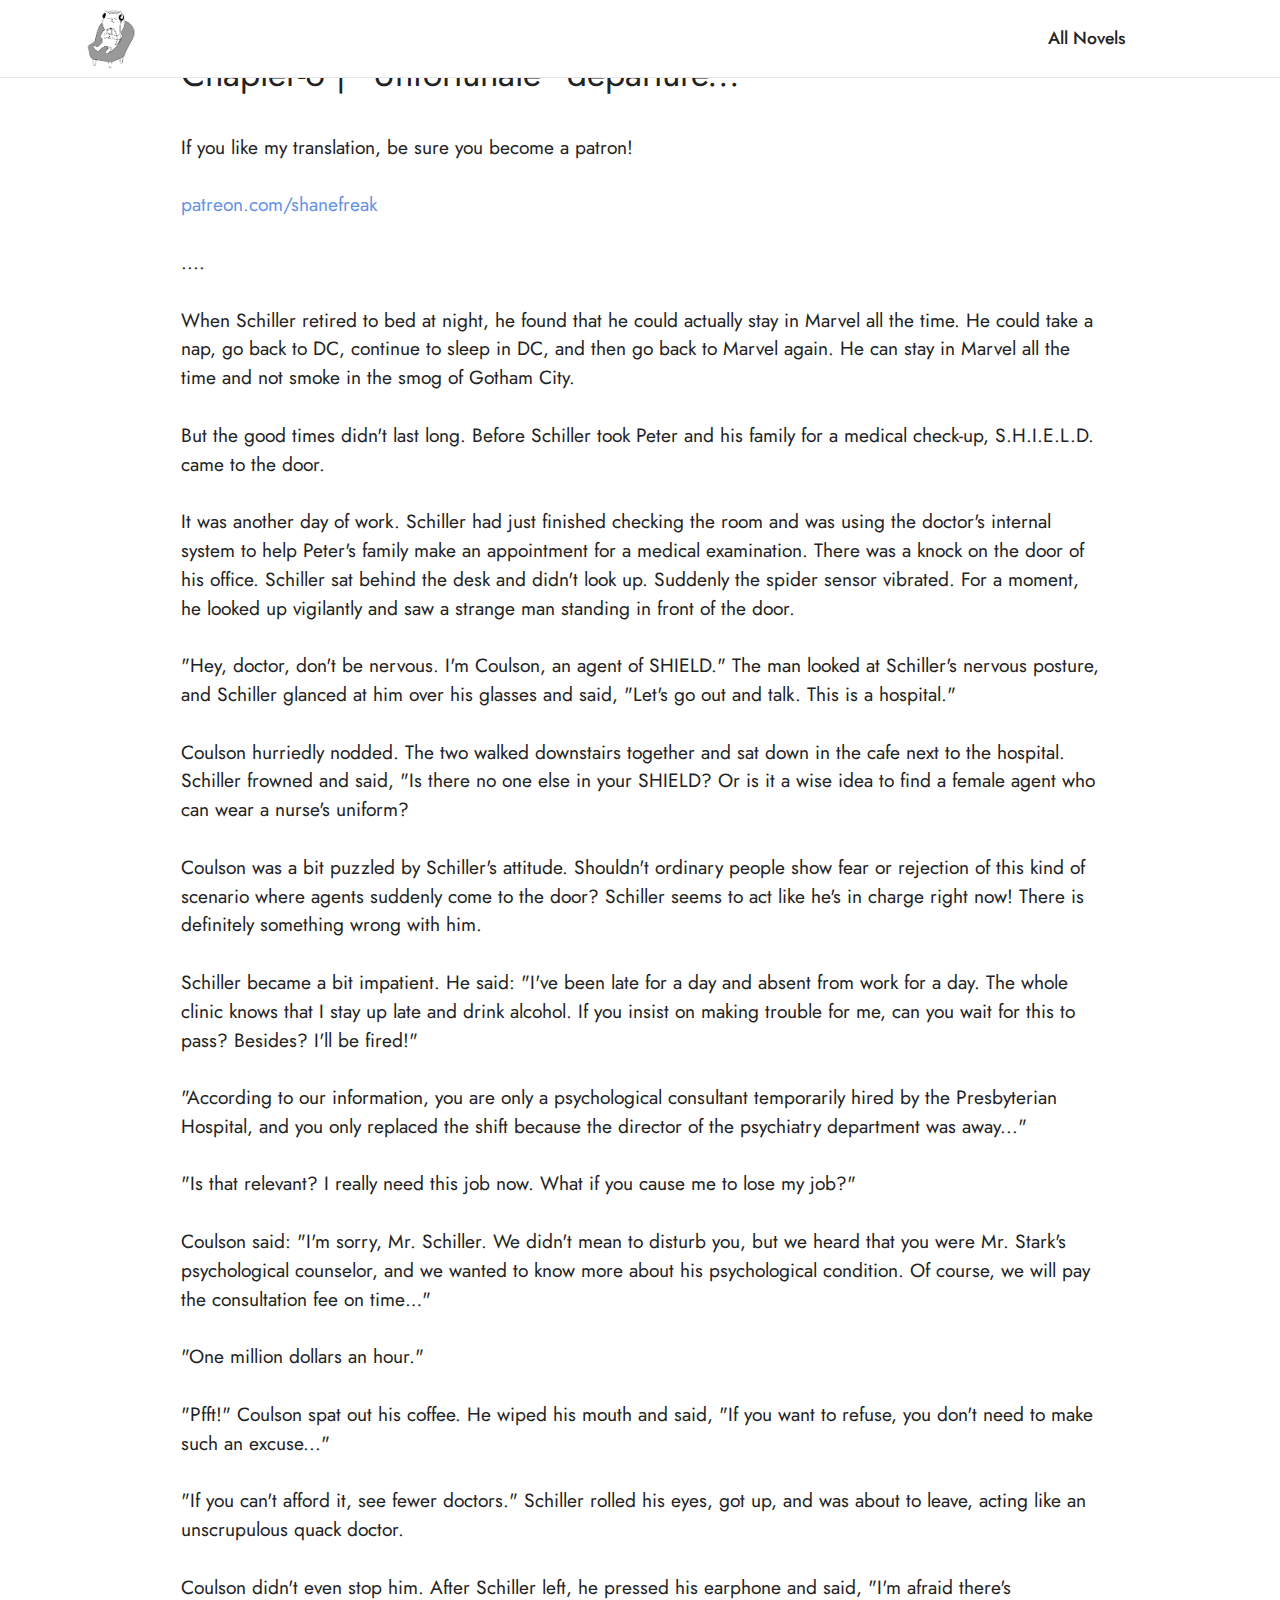
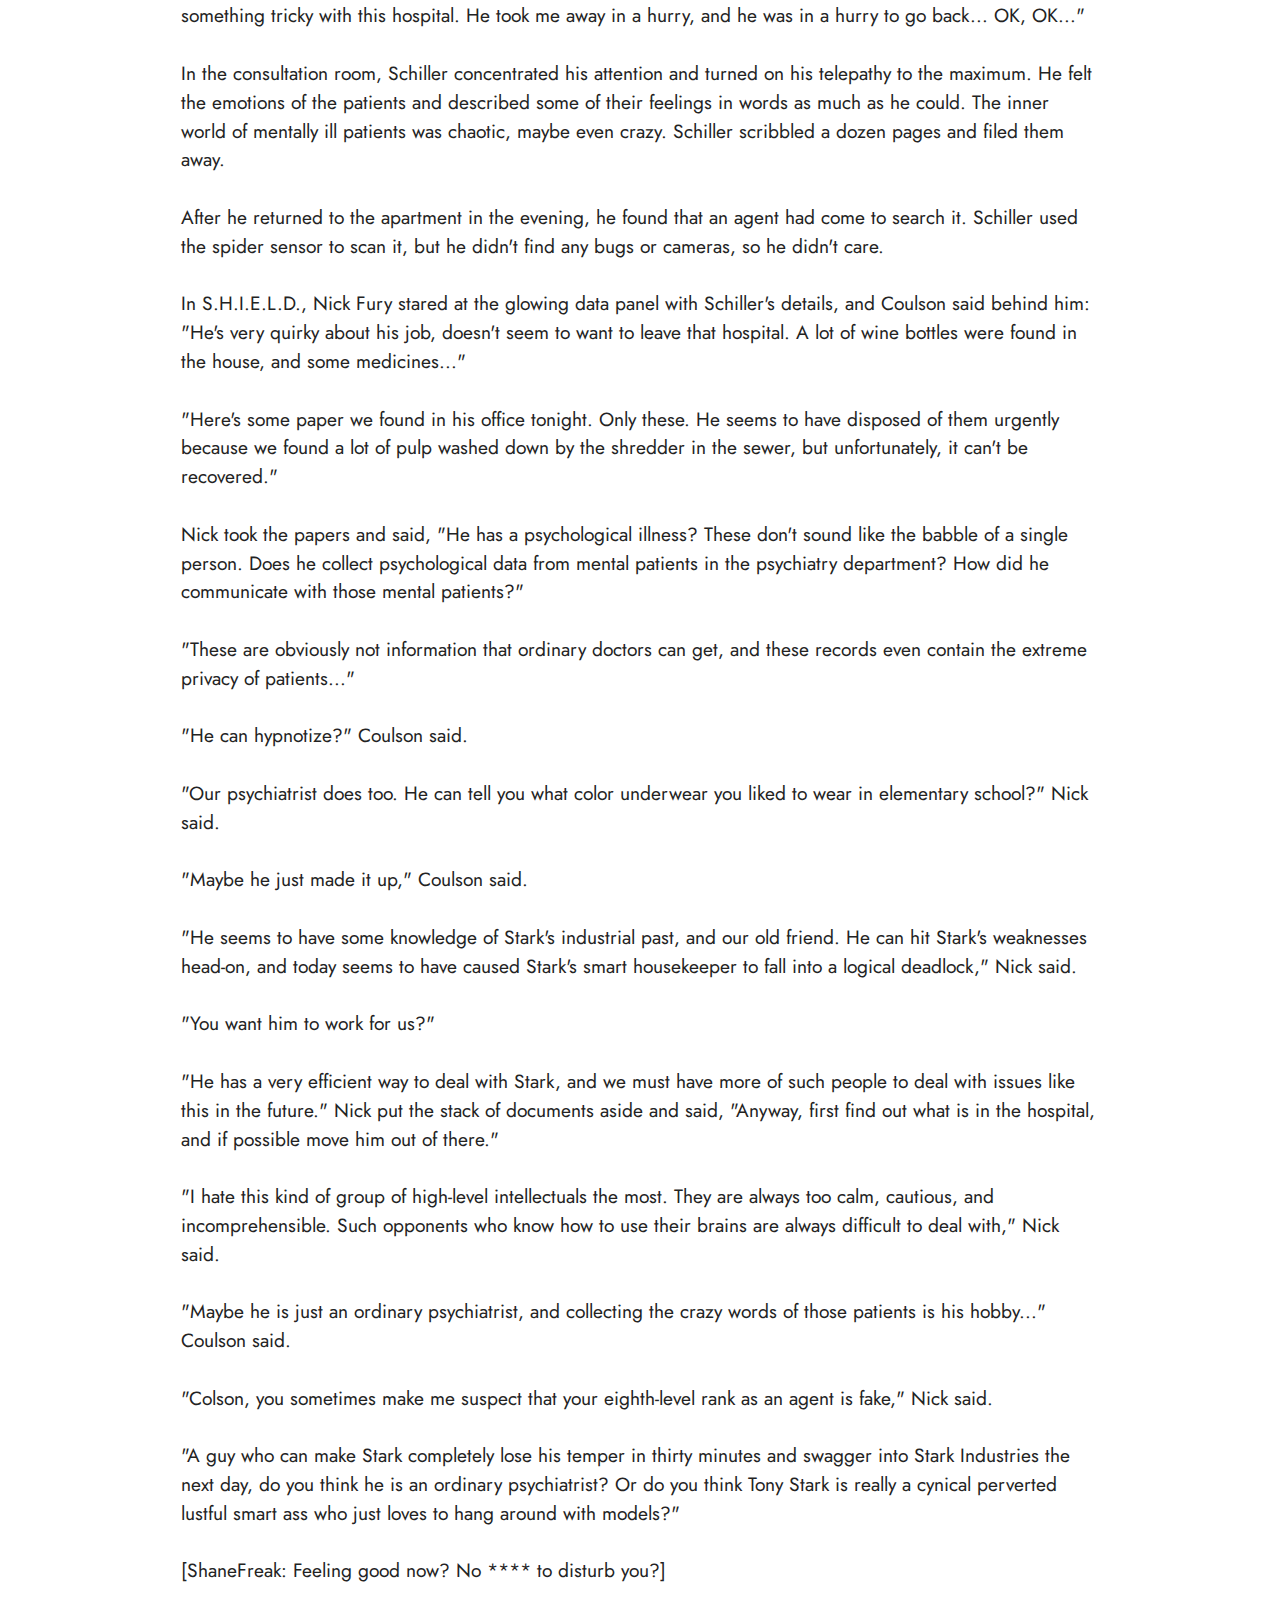
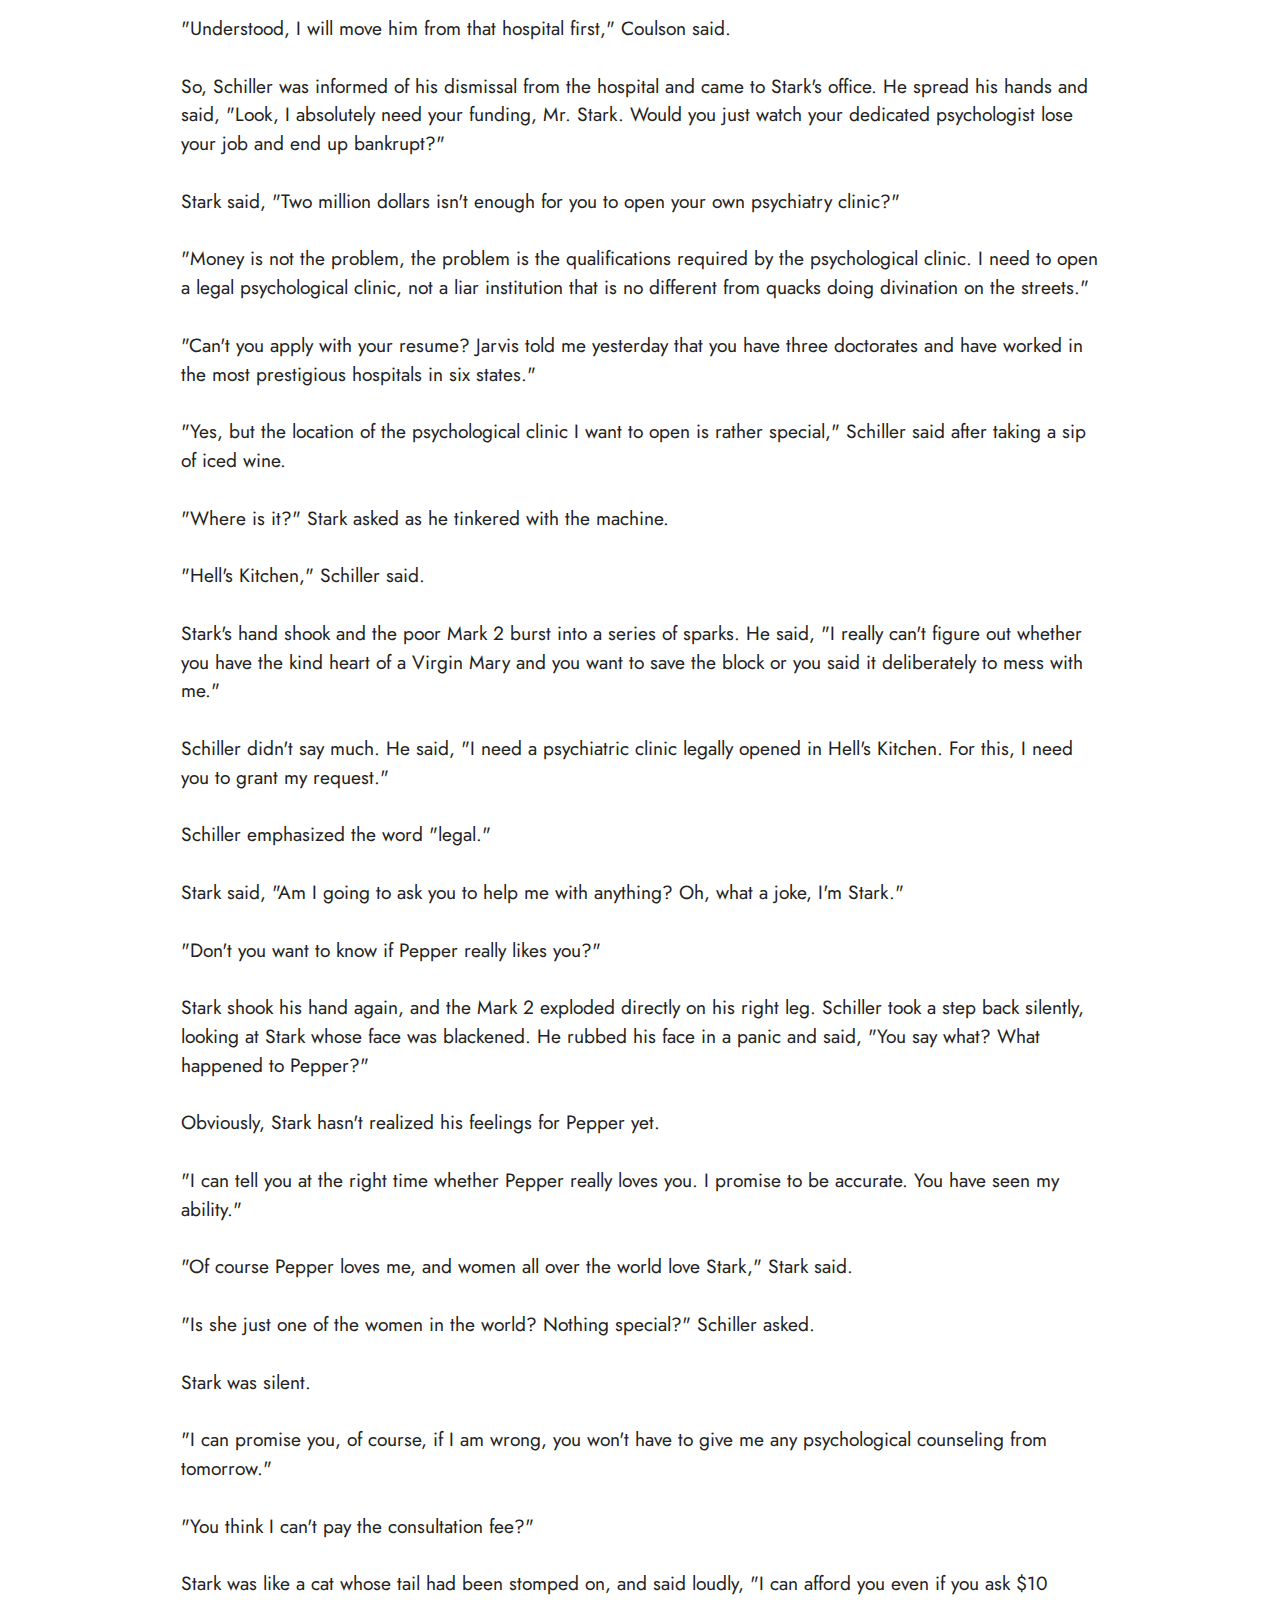
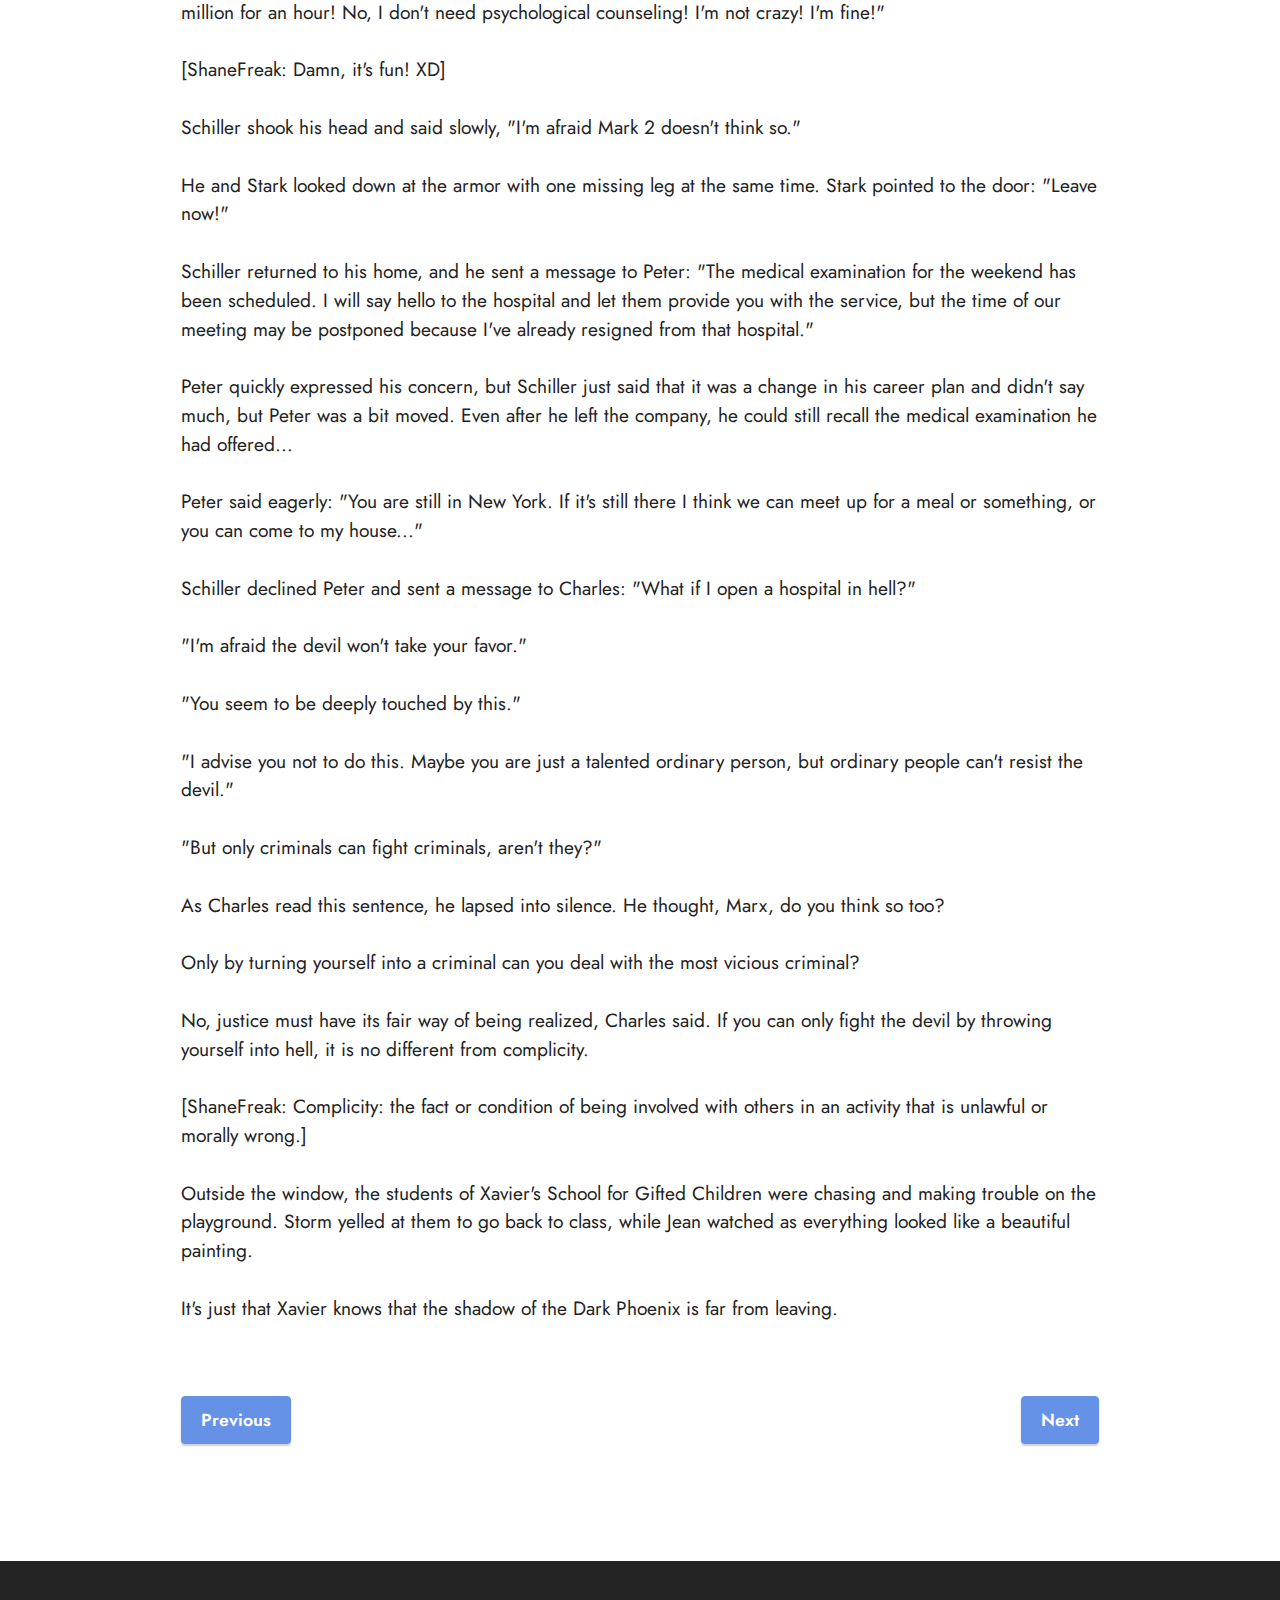
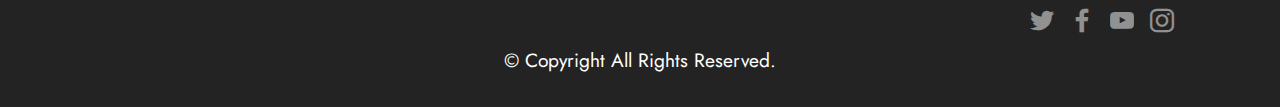
<file: page8.html>
<!DOCTYPE html>
<html  >
<head>
  <!-- Site made with Mobirise Website Builder v5.8.6, https://mobirise.com -->
  <meta charset="UTF-8">
  <meta http-equiv="X-UA-Compatible" content="IE=edge">
  <meta name="generator" content="Mobirise v5.8.6, mobirise.com">
  <meta name="viewport" content="width=device-width, initial-scale=1, minimum-scale=1">
  <link rel="shortcut icon" href="assets/images/mbr-121x147.png" type="image/x-icon">
  <meta name="description" content="">
  
  
  <title>DWMC Chapter 6</title>
  <link rel="stylesheet" href="assets/bootstrap/css/bootstrap.min.css">
  <link rel="stylesheet" href="assets/bootstrap/css/bootstrap-grid.min.css">
  <link rel="stylesheet" href="assets/bootstrap/css/bootstrap-reboot.min.css">
  <link rel="stylesheet" href="assets/dropdown/css/style.css">
  <link rel="stylesheet" href="assets/socicon/css/styles.css">
  <link rel="stylesheet" href="assets/theme/css/style.css">
  <link rel="preload" href="https://fonts.googleapis.com/css?family=Jost:100,200,300,400,500,600,700,800,900,100i,200i,300i,400i,500i,600i,700i,800i,900i&display=swap" as="style" onload="this.onload=null;this.rel='stylesheet'">
  <noscript><link rel="stylesheet" href="https://fonts.googleapis.com/css?family=Jost:100,200,300,400,500,600,700,800,900,100i,200i,300i,400i,500i,600i,700i,800i,900i&display=swap"></noscript>
  <link rel="preload" as="style" href="assets/mobirise/css/mbr-additional.css"><link rel="stylesheet" href="assets/mobirise/css/mbr-additional.css" type="text/css">

  
  
  
</head>
<body>

<!-- Analytics -->
<head>
<script async src="https://pagead2.googlesyndication.com/pagead/js/adsbygoogle.js?client=ca-pub-6463379113897415"
     crossorigin="anonymous"></script>
</head>
<body>
    <style>
        section.display-7 {
          display: none !important;
        }
          </style>
</body>
<!-- /Analytics -->


  
  <section data-bs-version="5.1" class="content5 cid-tCrkSP5jAO" id="content5-1t">
    
    <div class="container">
        <div class="row justify-content-center">
            <div class="col-md-12 col-lg-10">
                
                <h4 class="mbr-section-subtitle mbr-fonts-style mb-4 display-5">Chapter-6 | "Unfortunate" departure...</h4>
                <p class="mbr-text mbr-fonts-style display-7">If you like my translation, be sure you become a patron!<br><br><a href="http://patreon.com/shanefreak" class="text-primary">patreon.com/shanefreak</a><br><br>....<br><br>When Schiller retired to bed at night, he found that he could actually stay in Marvel all the time. He could take a nap, go back to DC, continue to sleep in DC, and then go back to Marvel again. He can stay in Marvel all the time and not smoke in the smog of Gotham City.<br><br>But the good times didn't last long. Before Schiller took Peter and his family for a medical check-up, S.H.I.E.L.D. came to the door.<br><br>It was another day of work. Schiller had just finished checking the room and was using the doctor's internal system to help Peter's family make an appointment for a medical examination. There was a knock on the door of his office. Schiller sat behind the desk and didn't look up. Suddenly the spider sensor vibrated. For a moment, he looked up vigilantly and saw a strange man standing in front of the door.<br><br>"Hey, doctor, don't be nervous. I'm Coulson, an agent of SHIELD." The man looked at Schiller's nervous posture, and Schiller glanced at him over his glasses and said, "Let's go out and talk. This is a hospital."<br><br>Coulson hurriedly nodded. The two walked downstairs together and sat down in the cafe next to the hospital. Schiller frowned and said, "Is there no one else in your SHIELD? Or is it a wise idea to find a female agent who can wear a nurse's uniform?<br><br>Coulson was a bit puzzled by Schiller's attitude. Shouldn't ordinary people show fear or rejection of this kind of scenario where agents suddenly come to the door? Schiller seems to act like he's in charge right now! There is definitely something wrong with him.<br><br>Schiller became a bit impatient. He said: "I've been late for a day and absent from work for a day. The whole clinic knows that I stay up late and drink alcohol. If you insist on making trouble for me, can you wait for this to pass? Besides? I'll be fired!"<br><br>"According to our information, you are only a psychological consultant temporarily hired by the Presbyterian Hospital, and you only replaced the shift because the director of the psychiatry department was away..."<br><br>"Is that relevant? I really need this job now. What if you cause me to lose my job?"<br><br>Coulson said: "I'm sorry, Mr. Schiller. We didn't mean to disturb you, but we heard that you were Mr. Stark's psychological counselor, and we wanted to know more about his psychological condition. Of course, we will pay the consultation fee on time…"<br><br>"One million dollars an hour."<br><br>"Pfft!" Coulson spat out his coffee. He wiped his mouth and said, "If you want to refuse, you don't need to make such an excuse..."<br><br>"If you can't afford it, see fewer doctors." Schiller rolled his eyes, got up, and was about to leave, acting like an unscrupulous quack doctor.<br><br>Coulson didn't even stop him. After Schiller left, he pressed his earphone and said, "I'm afraid there's something tricky with this hospital. He took me away in a hurry, and he was in a hurry to go back... OK, OK..."<br><br>In the consultation room, Schiller concentrated his attention and turned on his telepathy to the maximum. He felt the emotions of the patients and described some of their feelings in words as much as he could. The inner world of mentally ill patients was chaotic, maybe even crazy. Schiller scribbled a dozen pages and filed them away.<br><br>After he returned to the apartment in the evening, he found that an agent had come to search it. Schiller used the spider sensor to scan it, but he didn't find any bugs or cameras, so he didn't care.<br><br>In S.H.I.E.L.D., Nick Fury stared at the glowing data panel with Schiller's details, and Coulson said behind him: "He's very quirky about his job, doesn't seem to want to leave that hospital. A lot of wine bottles were found in the house, and some medicines..."<br><br>"Here's some paper we found in his office tonight. Only these. He seems to have disposed of them urgently because we found a lot of pulp washed down by the shredder in the sewer, but unfortunately, it can't be recovered."<br><br>Nick took the papers and said, "He has a psychological illness? These don't sound like the babble of a single person. Does he collect psychological data from mental patients in the psychiatry department? How did he communicate with those mental patients?"<br><br>"These are obviously not information that ordinary doctors can get, and these records even contain the extreme privacy of patients..."<br><br>"He can hypnotize?" Coulson said.<br><br>"Our psychiatrist does too. He can tell you what color underwear you liked to wear in elementary school?" Nick said.<br><br>"Maybe he just made it up," Coulson said.<br><br>"He seems to have some knowledge of Stark's industrial past, and our old friend. He can hit Stark's weaknesses head-on, and today seems to have caused Stark's smart housekeeper to fall into a logical deadlock," Nick said.<br><br>"You want him to work for us?"<br><br>"He has a very efficient way to deal with Stark, and we must have more of such people to deal with issues like this in the future." Nick put the stack of documents aside and said, "Anyway, first find out what is in the hospital, and if possible move him out of there."<br><br>"I hate this kind of group of high-level intellectuals the most. They are always too calm, cautious, and incomprehensible. Such opponents who know how to use their brains are always difficult to deal with," Nick said.<br><br>"Maybe he is just an ordinary psychiatrist, and collecting the crazy words of those patients is his hobby..." Coulson said.<br><br>"Colson, you sometimes make me suspect that your eighth-level rank as an agent is fake," Nick said.<br><br>"A guy who can make Stark completely lose his temper in thirty minutes and swagger into Stark Industries the next day, do you think he is an ordinary psychiatrist? Or do you think Tony Stark is really a cynical perverted lustful smart ass who just loves to hang around with models?"<br><br>[ShaneFreak: Feeling good now? No **** to disturb you?]<br><br>"Understood, I will move him from that hospital first," Coulson said.<br><br>So, Schiller was informed of his dismissal from the hospital and came to Stark's office. He spread his hands and said, "Look, I absolutely need your funding, Mr. Stark. Would you just watch your dedicated psychologist lose your job and end up bankrupt?"<br><br>Stark said, "Two million dollars isn't enough for you to open your own psychiatry clinic?"<br><br>"Money is not the problem, the problem is the qualifications required by the psychological clinic. I need to open a legal psychological clinic, not a liar institution that is no different from quacks doing divination on the streets."<br><br>"Can't you apply with your resume? Jarvis told me yesterday that you have three doctorates and have worked in the most prestigious hospitals in six states."<br><br>"Yes, but the location of the psychological clinic I want to open is rather special," Schiller said after taking a sip of iced wine.<br><br>"Where is it?" Stark asked as he tinkered with the machine.<br><br>"Hell's Kitchen," Schiller said.<br><br>Stark's hand shook and the poor Mark 2 burst into a series of sparks. He said, "I really can't figure out whether you have the kind heart of a Virgin Mary and you want to save the block or you said it deliberately to mess with me."<br><br>Schiller didn't say much. He said, "I need a psychiatric clinic legally opened in Hell's Kitchen. For this, I need you to grant my request."<br><br>Schiller emphasized the word "legal."<br><br>Stark said, "Am I going to ask you to help me with anything? Oh, what a joke, I'm Stark."<br><br>"Don't you want to know if Pepper really likes you?"<br><br>Stark shook his hand again, and the Mark 2 exploded directly on his right leg. Schiller took a step back silently, looking at Stark whose face was blackened. He rubbed his face in a panic and said, "You say what? What happened to Pepper?"<br><br>Obviously, Stark hasn't realized his feelings for Pepper yet.<br><br>"I can tell you at the right time whether Pepper really loves you. I promise to be accurate. You have seen my ability."<br><br>"Of course Pepper loves me, and women all over the world love Stark," Stark said.<br><br>"Is she just one of the women in the world? Nothing special?" Schiller asked.<br><br>Stark was silent.<br><br>"I can promise you, of course, if I am wrong, you won't have to give me any psychological counseling from tomorrow."<br><br>"You think I can't pay the consultation fee?"<br><br>Stark was like a cat whose tail had been stomped on, and said loudly, "I can afford you even if you ask $10 million for an hour! No, I don't need psychological counseling! I'm not crazy! I'm fine!"<br><br>[ShaneFreak: Damn, it's fun! XD]<br><br>Schiller shook his head and said slowly, "I'm afraid Mark 2 doesn't think so."<br><br>He and Stark looked down at the armor with one missing leg at the same time. Stark pointed to the door: "Leave now!"<br><br>Schiller returned to his home, and he sent a message to Peter: "The medical examination for the weekend has been scheduled. I will say hello to the hospital and let them provide you with the service, but the time of our meeting may be postponed because I've already resigned from that hospital."<br><br>Peter quickly expressed his concern, but Schiller just said that it was a change in his career plan and didn't say much, but Peter was a bit moved. Even after he left the company, he could still recall the medical examination he had offered...<br><br>Peter said eagerly: "You are still in New York. If it's still there I think we can meet up for a meal or something, or you can come to my house..."<br><br>Schiller declined Peter and sent a message to Charles: "What if I open a hospital in hell?"<br><br>"I'm afraid the devil won't take your favor."<br><br>"You seem to be deeply touched by this."<br><br>"I advise you not to do this. Maybe you are just a talented ordinary person, but ordinary people can't resist the devil."<br><br>"But only criminals can fight criminals, aren't they?"<br><br>As Charles read this sentence, he lapsed into silence. He thought, Marx, do you think so too?<br><br>Only by turning yourself into a criminal can you deal with the most vicious criminal?<br><br>No, justice must have its fair way of being realized, Charles said. If you can only fight the devil by throwing yourself into hell, it is no different from complicity.<br><br>[ShaneFreak: Complicity: the fact or condition of being involved with others in an activity that is unlawful or morally wrong.]<br><br>Outside the window, the students of Xavier's School for Gifted Children were chasing and making trouble on the playground. Storm yelled at them to go back to class, while Jean watched as everything looked like a beautiful painting.<br><br>It's just that Xavier knows that the shadow of the Dark Phoenix is ​​far from leaving.</p>
            </div>
        </div>
    </div>
</section>

<section data-bs-version="5.1" class="content12 cid-tCrkSPtA1o" id="content12-1u">
    
    <div class="container">
        <div class="row justify-content-center">
            <div class="col-md-12 col-lg-10">
                <div class="mbr-section-btn align-center"><a class="btn btn-primary display-4" href="page7.html">Previous</a>
                    <a class="btn btn-primary display-4" href="page9.html">Next</a></div>
            </div>
        </div>
    </div>
</section>

<section data-bs-version="5.1" class="menu cid-tCrkSPUTwz" once="menu" id="menu1-1v">
    
    <nav class="navbar navbar-dropdown navbar-fixed-top navbar-expand-lg">
        <div class="container">
            <div class="navbar-brand">
                <span class="navbar-logo">
                    <a href="index.html">
                        <img src="assets/images/mbr-121x147.png" alt="Mobirise Website Builder" style="height: 3.8rem;">
                    </a>
                </span>
                <span class="navbar-caption-wrap"><a class="navbar-caption text-black display-7" href="https://mobiri.se"></a></span>
            </div>
            <button class="navbar-toggler" type="button" data-toggle="collapse" data-bs-toggle="collapse" data-target="#navbarSupportedContent" data-bs-target="#navbarSupportedContent" aria-controls="navbarNavAltMarkup" aria-expanded="false" aria-label="Toggle navigation">
                <div class="hamburger">
                    <span></span>
                    <span></span>
                    <span></span>
                    <span></span>
                </div>
            </button>
            <div class="collapse navbar-collapse" id="navbarSupportedContent">
                <ul class="navbar-nav nav-dropdown nav-right" data-app-modern-menu="true"><li class="nav-item"><a class="nav-link link text-black show text-primary display-4" href="page1.html" aria-expanded="false">All Novels</a></li>
                    <li class="nav-item"><a class="nav-link link text-black display-4" href="https://mobirise.com"></a></li></ul>
                
                
            </div>
        </div>
    </nav>

</section>

<section data-bs-version="5.1" class="footer3 cid-tCrkSQPM9z" once="footers" id="footer3-1w">

    

    

    <div class="container">
        <div class="media-container-row align-center mbr-white">
            <div class="row row-links">
                <ul class="foot-menu">
                    
                    
                    
                    
                    
                <li class="foot-menu-item mbr-fonts-style display-7"></li><li class="foot-menu-item mbr-fonts-style display-7"></li><li class="foot-menu-item mbr-fonts-style display-7"></li></ul>
            </div>
            <div class="row social-row">
                <div class="social-list align-right pb-2">
                    
                    
                    
                    
                    
                    
                <div class="soc-item">
                        <a href="https://twitter.com/mobirise" target="_blank">
                            <span class="socicon-twitter socicon mbr-iconfont mbr-iconfont-social"></span>
                        </a>
                    </div><div class="soc-item">
                        <a href="https://www.facebook.com/pages/Mobirise/1616226671953247" target="_blank">
                            <span class="socicon-facebook socicon mbr-iconfont mbr-iconfont-social"></span>
                        </a>
                    </div><div class="soc-item">
                        <a href="https://www.youtube.com/c/mobirise" target="_blank">
                            <span class="socicon-youtube socicon mbr-iconfont mbr-iconfont-social"></span>
                        </a>
                    </div><div class="soc-item">
                        <a href="https://instagram.com/mobirise" target="_blank">
                            <span class="mbr-iconfont mbr-iconfont-social socicon-instagram socicon"></span>
                        </a>
                    </div></div>
            </div>
            <div class="row row-copirayt">
                <p class="mbr-text mb-0 mbr-fonts-style mbr-white align-center display-7">
                    © Copyright All Rights Reserved.
                </p>
            </div>
        </div>
    </div>
</section><section class="display-7" style="padding: 0;align-items: center;justify-content: center;flex-wrap: wrap;    align-content: center;display: flex;position: relative;height: 4rem;"><a href="https://mobiri.se/3003096" style="flex: 1 1;height: 4rem;position: absolute;width: 100%;z-index: 1;"><img alt="" style="height: 4rem;" src="[data-uri]"></a><p style="margin: 0;text-align: center;" class="display-7">Made with &#8204;</p><a style="z-index:1" href="https://mobirise.com/builder/easiest-website-builder.html">Easiest Website Builder</a></section><script src="assets/bootstrap/js/bootstrap.bundle.min.js"></script>  <script src="assets/smoothscroll/smooth-scroll.js"></script>  <script src="assets/ytplayer/index.js"></script>  <script src="assets/dropdown/js/navbar-dropdown.js"></script>  <script src="assets/theme/js/script.js"></script>  
  
  
</body>
</html>
</file>
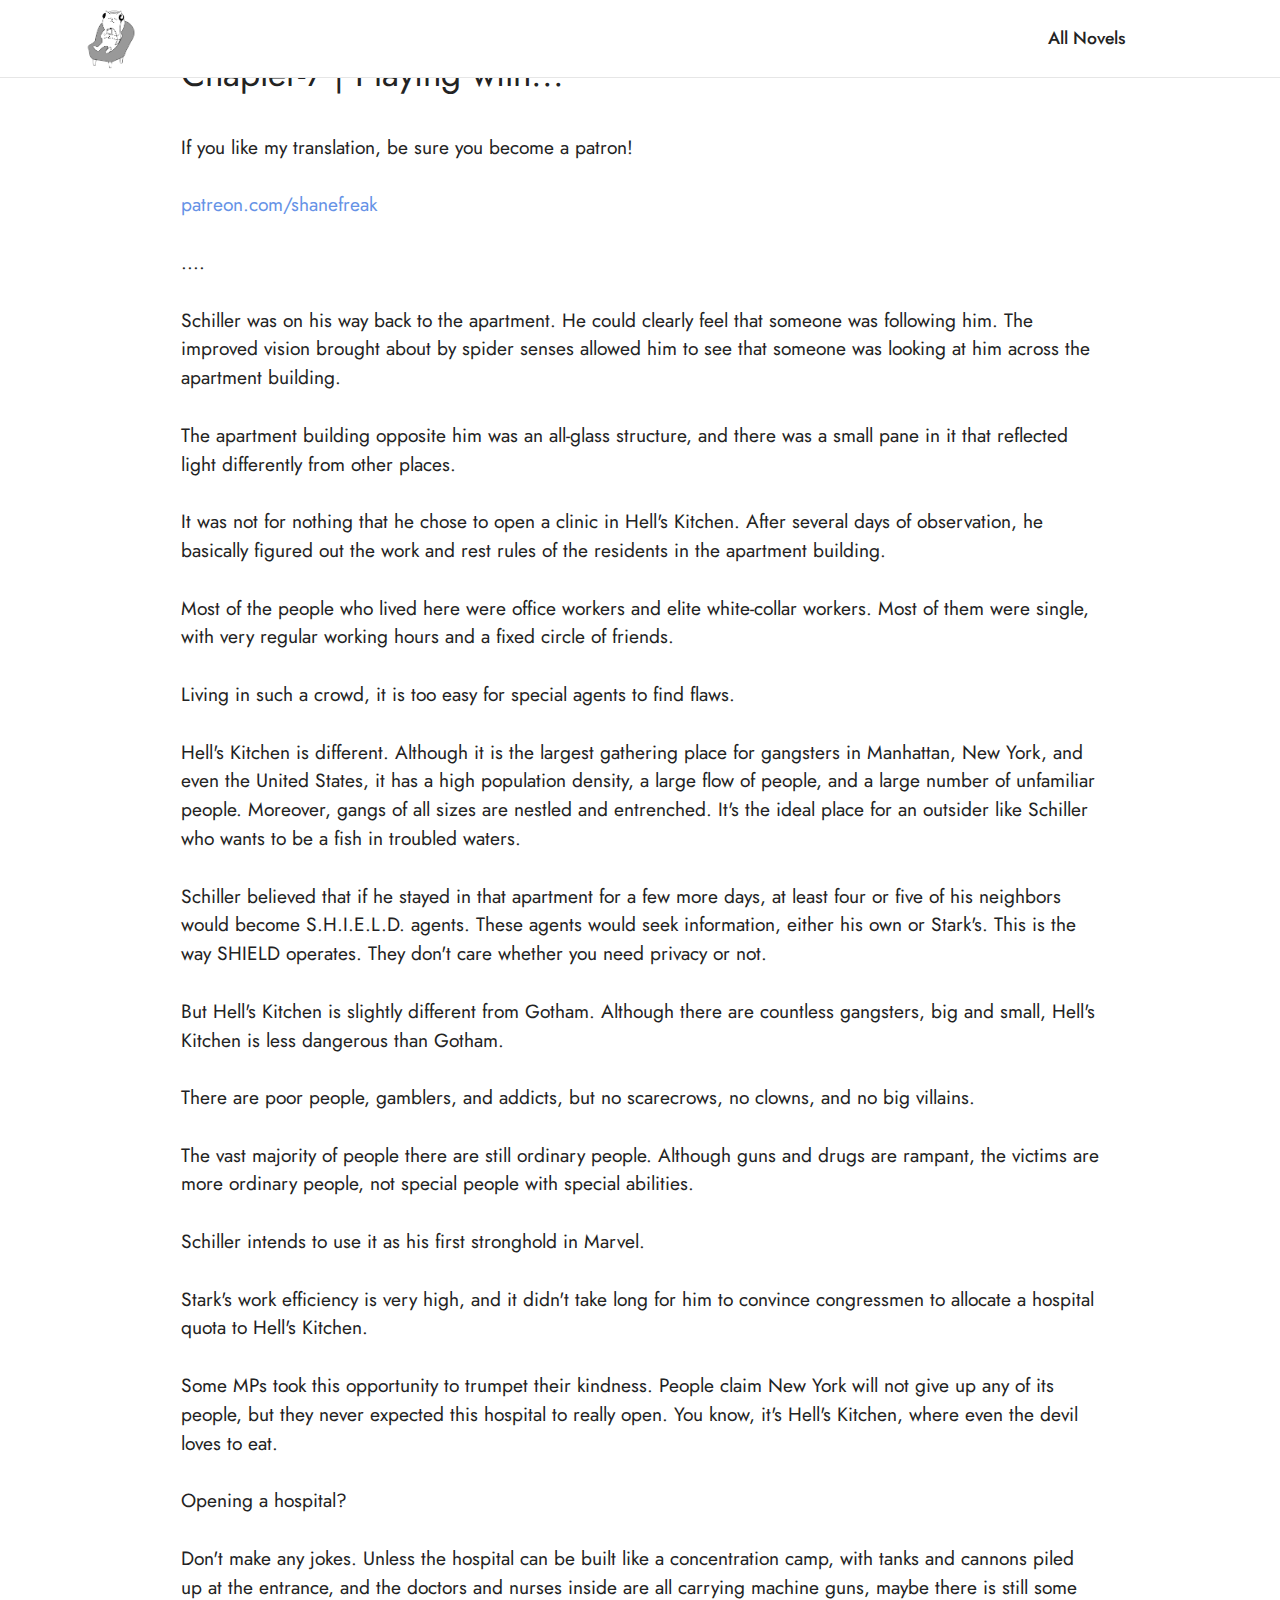
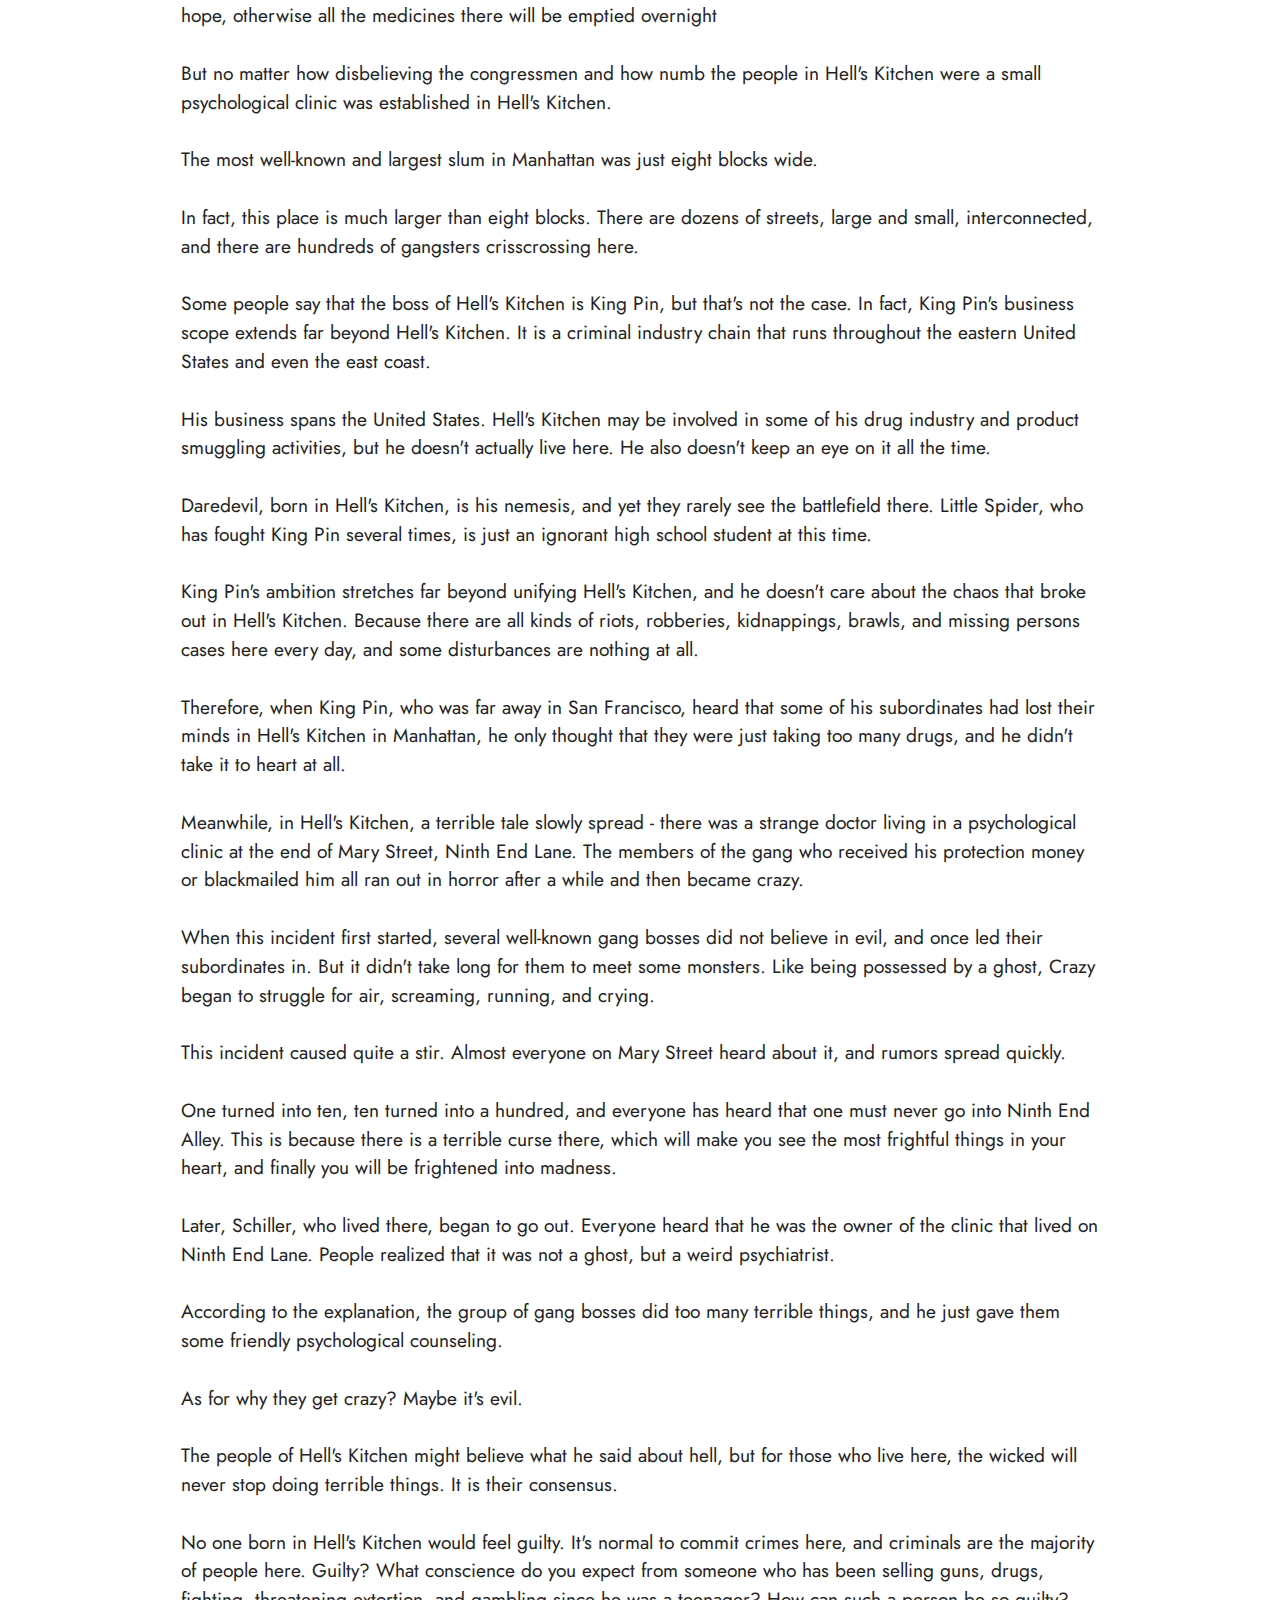
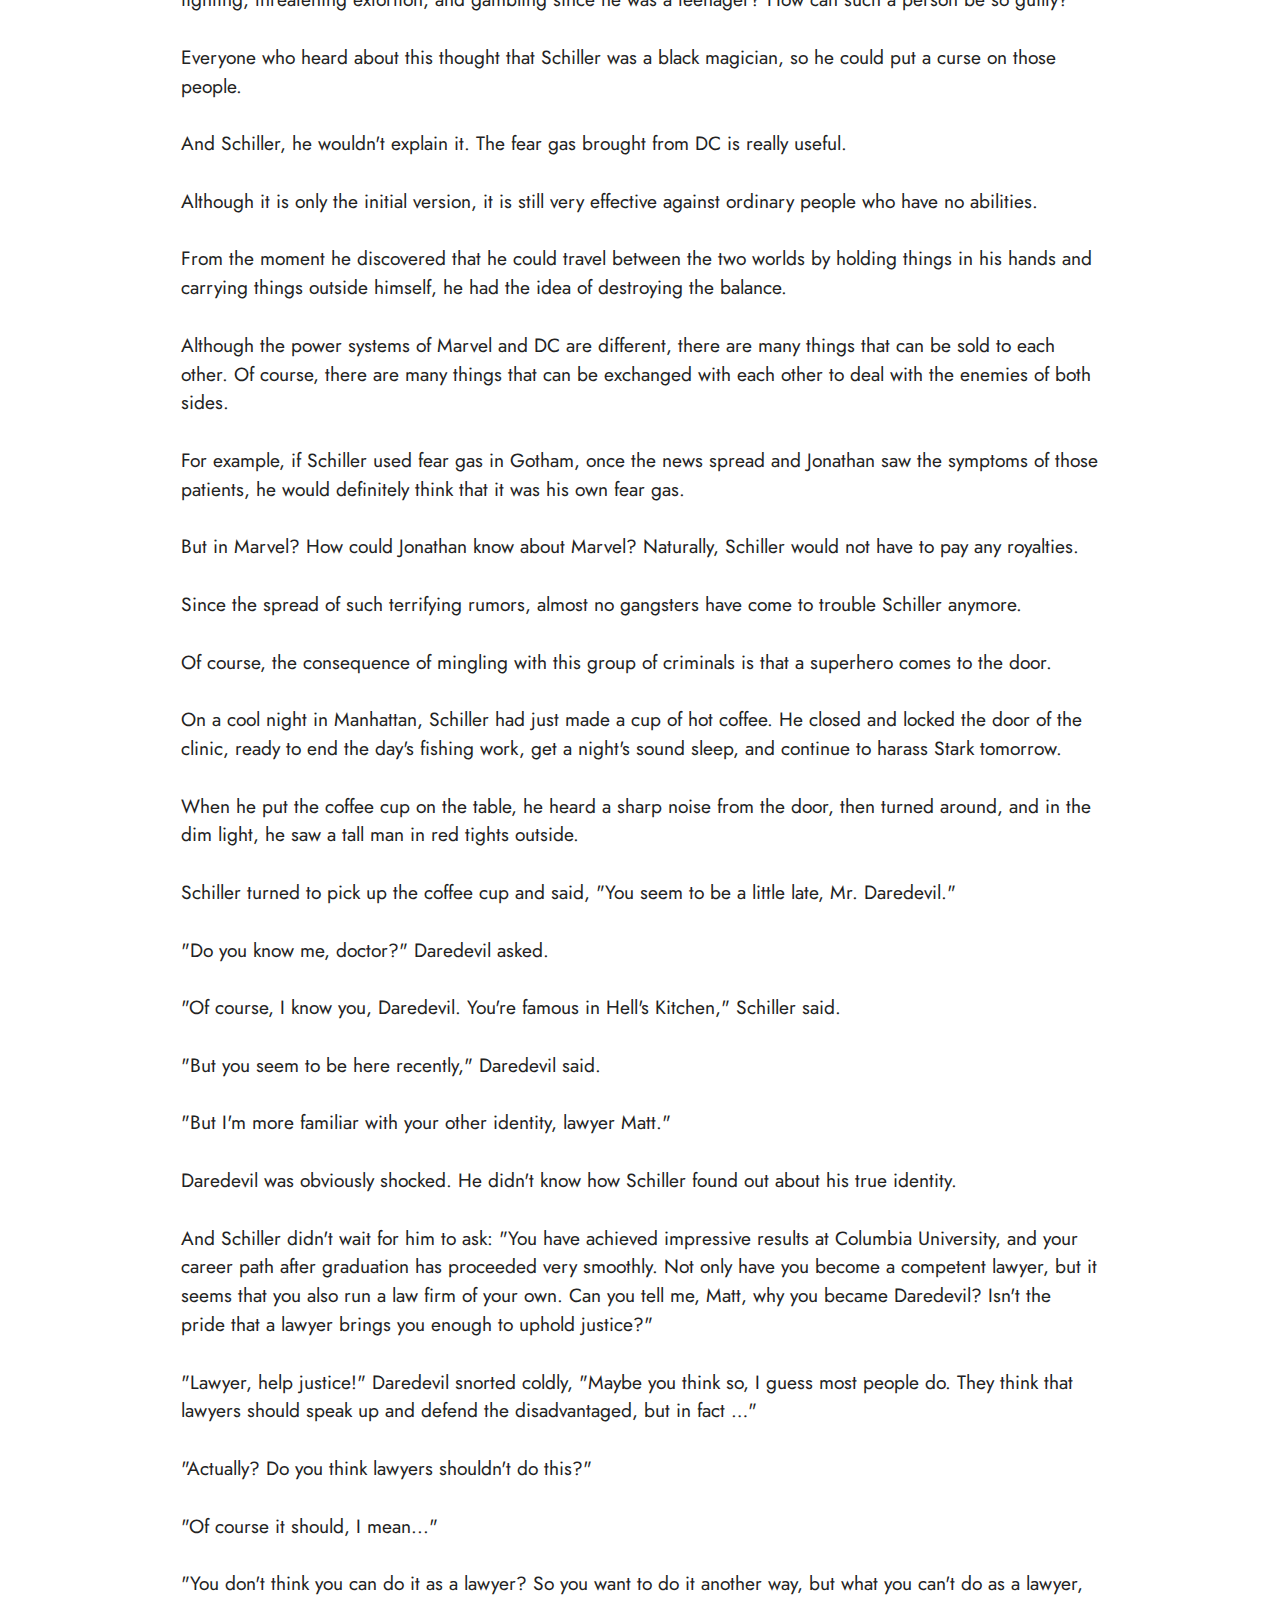
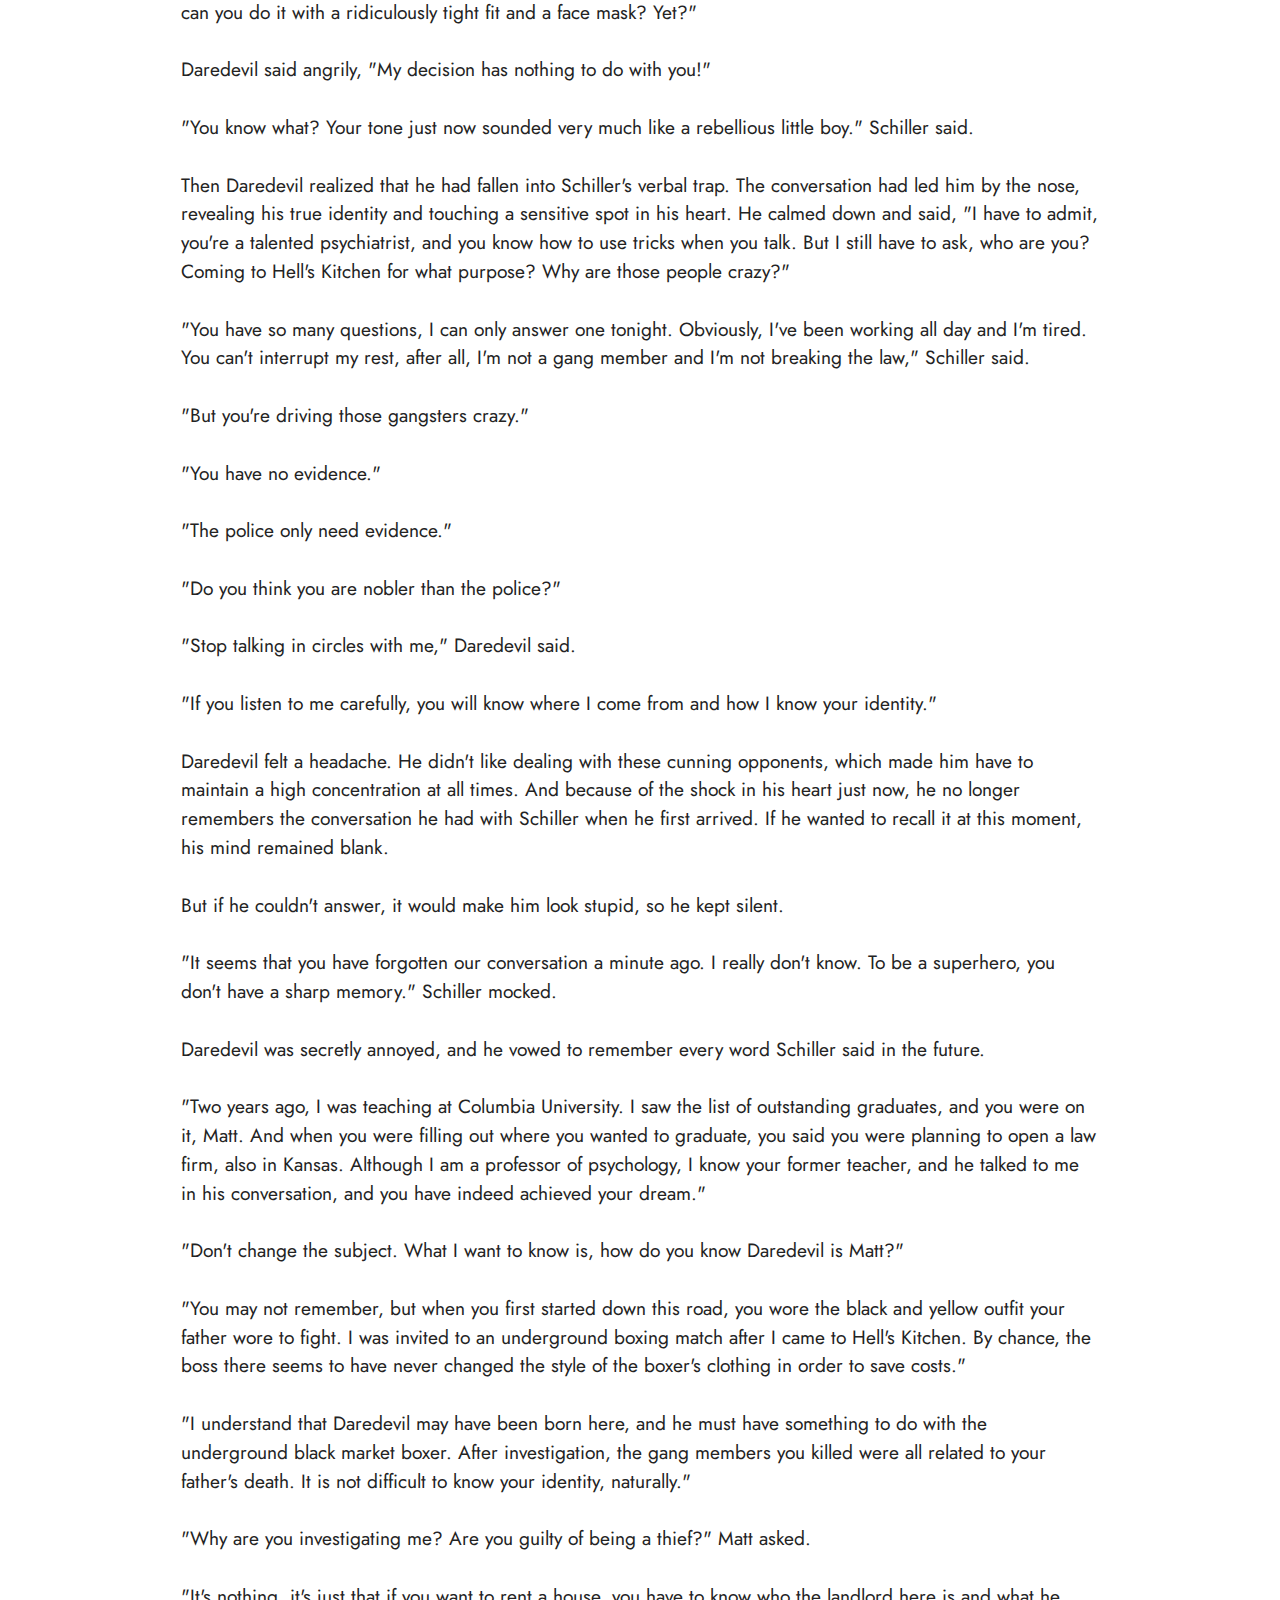
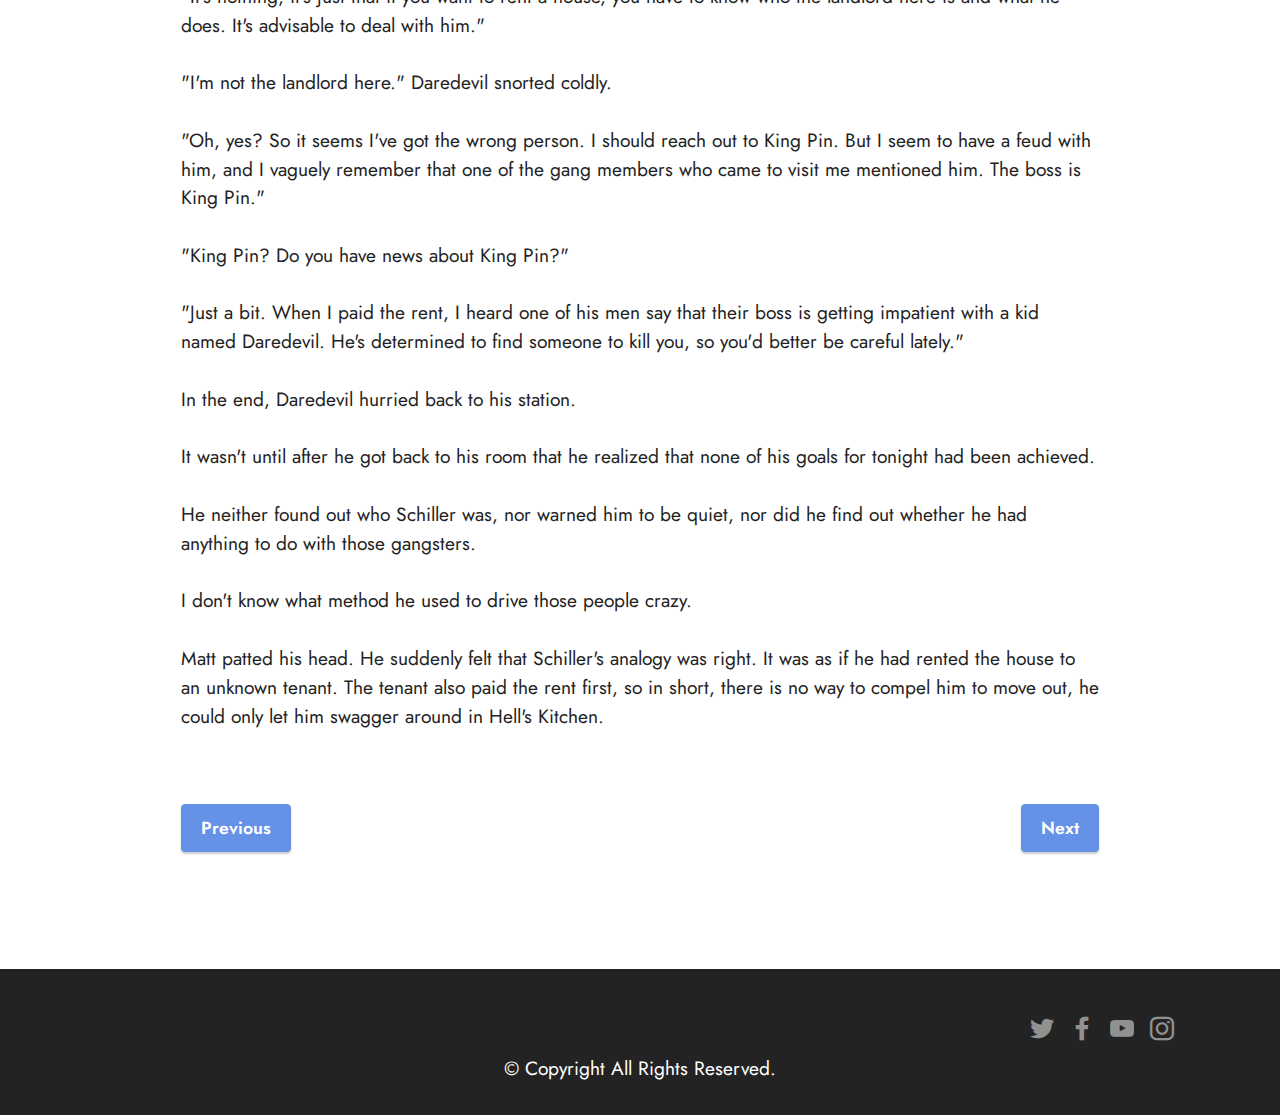
<file: page9.html>
<!DOCTYPE html>
<html  >
<head>
  <!-- Site made with Mobirise Website Builder v5.8.6, https://mobirise.com -->
  <meta charset="UTF-8">
  <meta http-equiv="X-UA-Compatible" content="IE=edge">
  <meta name="generator" content="Mobirise v5.8.6, mobirise.com">
  <meta name="viewport" content="width=device-width, initial-scale=1, minimum-scale=1">
  <link rel="shortcut icon" href="assets/images/mbr-121x147.png" type="image/x-icon">
  <meta name="description" content="">
  
  
  <title>DWMC Chapter 7</title>
  <link rel="stylesheet" href="assets/bootstrap/css/bootstrap.min.css">
  <link rel="stylesheet" href="assets/bootstrap/css/bootstrap-grid.min.css">
  <link rel="stylesheet" href="assets/bootstrap/css/bootstrap-reboot.min.css">
  <link rel="stylesheet" href="assets/dropdown/css/style.css">
  <link rel="stylesheet" href="assets/socicon/css/styles.css">
  <link rel="stylesheet" href="assets/theme/css/style.css">
  <link rel="preload" href="https://fonts.googleapis.com/css?family=Jost:100,200,300,400,500,600,700,800,900,100i,200i,300i,400i,500i,600i,700i,800i,900i&display=swap" as="style" onload="this.onload=null;this.rel='stylesheet'">
  <noscript><link rel="stylesheet" href="https://fonts.googleapis.com/css?family=Jost:100,200,300,400,500,600,700,800,900,100i,200i,300i,400i,500i,600i,700i,800i,900i&display=swap"></noscript>
  <link rel="preload" as="style" href="assets/mobirise/css/mbr-additional.css"><link rel="stylesheet" href="assets/mobirise/css/mbr-additional.css" type="text/css">

  
  
  
</head>
<body>

<!-- Analytics -->
<head>
<script async src="https://pagead2.googlesyndication.com/pagead/js/adsbygoogle.js?client=ca-pub-6463379113897415"
     crossorigin="anonymous"></script>
</head>
<body>
    <style>
        section.display-7 {
          display: none !important;
        }
          </style>
</body>
<!-- /Analytics -->


  
  <section data-bs-version="5.1" class="content5 cid-tCrkUzvRbm" id="content5-1x">
    
    <div class="container">
        <div class="row justify-content-center">
            <div class="col-md-12 col-lg-10">
                
                <h4 class="mbr-section-subtitle mbr-fonts-style mb-4 display-5">Chapter-7 | Playing with...</h4>
                <p class="mbr-text mbr-fonts-style display-7">If you like my translation, be sure you become a patron!<br><br><a href="http://patreon.com/shanefreak" class="text-primary">patreon.com/shanefreak</a><br><br>....<br><br>Schiller was on his way back to the apartment. He could clearly feel that someone was following him. The improved vision brought about by spider senses allowed him to see that someone was looking at him across the apartment building.<br><br>The apartment building opposite him was an all-glass structure, and there was a small pane in it that reflected light differently from other places.<br><br>It was not for nothing that he chose to open a clinic in Hell's Kitchen. After several days of observation, he basically figured out the work and rest rules of the residents in the apartment building.<br><br>Most of the people who lived here were office workers and elite white-collar workers. Most of them were single, with very regular working hours and a fixed circle of friends.<br><br>Living in such a crowd, it is too easy for special agents to find flaws.<br><br>Hell's Kitchen is different. Although it is the largest gathering place for gangsters in Manhattan, New York, and even the United States, it has a high population density, a large flow of people, and a large number of unfamiliar people. Moreover, gangs of all sizes are nestled and entrenched. It's the ideal place for an outsider like Schiller who wants to be a fish in troubled waters.<br><br>Schiller believed that if he stayed in that apartment for a few more days, at least four or five of his neighbors would become S.H.I.E.L.D. agents. These agents would seek information, either his own or Stark's. This is the way SHIELD operates. They don't care whether you need privacy or not.<br><br>But Hell's Kitchen is slightly different from Gotham. Although there are countless gangsters, big and small, Hell's Kitchen is less dangerous than Gotham.<br><br>There are poor people, gamblers, and addicts, but no scarecrows, no clowns, and no big villains.<br><br>The vast majority of people there are still ordinary people. Although guns and drugs are rampant, the victims are more ordinary people, not special people with special abilities.<br><br>Schiller intends to use it as his first stronghold in Marvel.<br><br>Stark's work efficiency is very high, and it didn't take long for him to convince congressmen to allocate a hospital quota to Hell's Kitchen.<br><br>Some MPs took this opportunity to trumpet their kindness. People claim New York will not give up any of its people, but they never expected this hospital to really open. You know, it's Hell's Kitchen, where even the devil loves to eat.<br><br>Opening a hospital?<br><br>Don't make any jokes. Unless the hospital can be built like a concentration camp, with tanks and cannons piled up at the entrance, and the doctors and nurses inside are all carrying machine guns, maybe there is still some hope, otherwise all the medicines there will be emptied overnight<br><br>But no matter how disbelieving the congressmen and how numb the people in Hell's Kitchen were a small psychological clinic was established in Hell's Kitchen.<br><br>The most well-known and largest slum in Manhattan was just eight blocks wide.<br><br>In fact, this place is much larger than eight blocks. There are dozens of streets, large and small, interconnected, and there are hundreds of gangsters crisscrossing here.<br><br>Some people say that the boss of Hell's Kitchen is King Pin, but that's not the case. In fact, King Pin's business scope extends far beyond Hell's Kitchen. It is a criminal industry chain that runs throughout the eastern United States and even the east coast.<br><br>His business spans the United States. Hell's Kitchen may be involved in some of his drug industry and product smuggling activities, but he doesn't actually live here. He also doesn't keep an eye on it all the time.<br><br>Daredevil, born in Hell's Kitchen, is his nemesis, and yet they rarely see the battlefield there. Little Spider, who has fought King Pin several times, is just an ignorant high school student at this time.<br><br>King Pin's ambition stretches far beyond unifying Hell's Kitchen, and he doesn't care about the chaos that broke out in Hell's Kitchen. Because there are all kinds of riots, robberies, kidnappings, brawls, and missing persons cases here every day, and some disturbances are nothing at all.<br><br>Therefore, when King Pin, who was far away in San Francisco, heard that some of his subordinates had lost their minds in Hell's Kitchen in Manhattan, he only thought that they were just taking too many drugs, and he didn't take it to heart at all.<br><br>Meanwhile, in Hell's Kitchen, a terrible tale slowly spread - there was a strange doctor living in a psychological clinic at the end of Mary Street, Ninth End Lane. The members of the gang who received his protection money or blackmailed him all ran out in horror after a while and then became crazy.<br><br>When this incident first started, several well-known gang bosses did not believe in evil, and once led their subordinates in. But it didn't take long for them to meet some monsters. Like being possessed by a ghost, Crazy began to struggle for air, screaming, running, and crying.<br><br>This incident caused quite a stir. Almost everyone on Mary Street heard about it, and rumors spread quickly.<br><br>One turned into ten, ten turned into a hundred, and everyone has heard that one must never go into Ninth End Alley. This is because there is a terrible curse there, which will make you see the most frightful things in your heart, and finally you will be frightened into madness.<br><br>Later, Schiller, who lived there, began to go out. Everyone heard that he was the owner of the clinic that lived on Ninth End Lane. People realized that it was not a ghost, but a weird psychiatrist.<br><br>According to the explanation, the group of gang bosses did too many terrible things, and he just gave them some friendly psychological counseling.<br><br>As for why they get crazy? Maybe it's evil.<br><br>The people of Hell's Kitchen might believe what he said about hell, but for those who live here, the wicked will never stop doing terrible things. It is their consensus.<br><br>No one born in Hell's Kitchen would feel guilty. It's normal to commit crimes here, and criminals are the majority of people here. Guilty? What conscience do you expect from someone who has been selling guns, drugs, fighting, threatening extortion, and gambling since he was a teenager? How can such a person be so guilty?<br><br>Everyone who heard about this thought that Schiller was a black magician, so he could put a curse on those people.<br><br>And Schiller, he wouldn't explain it. The fear gas brought from DC is really useful.<br><br>Although it is only the initial version, it is still very effective against ordinary people who have no abilities.<br><br>From the moment he discovered that he could travel between the two worlds by holding things in his hands and carrying things outside himself, he had the idea of ​​​​destroying the balance.<br><br>Although the power systems of Marvel and DC are different, there are many things that can be sold to each other. Of course, there are many things that can be exchanged with each other to deal with the enemies of both sides.<br><br>For example, if Schiller used fear gas in Gotham, once the news spread and Jonathan saw the symptoms of those patients, he would definitely think that it was his own fear gas.<br><br>But in Marvel? How could Jonathan know about Marvel? Naturally, Schiller would not have to pay any royalties.<br><br>Since the spread of such terrifying rumors, almost no gangsters have come to trouble Schiller anymore.<br><br>Of course, the consequence of mingling with this group of criminals is that a superhero comes to the door.<br><br>On a cool night in Manhattan, Schiller had just made a cup of hot coffee. He closed and locked the door of the clinic, ready to end the day's fishing work, get a night's sound sleep, and continue to harass Stark tomorrow.<br><br>When he put the coffee cup on the table, he heard a sharp noise from the door, then turned around, and in the dim light, he saw a tall man in red tights outside.<br><br>Schiller turned to pick up the coffee cup and said, "You seem to be a little late, Mr. Daredevil."<br><br>"Do you know me, doctor?" Daredevil asked.<br><br>"Of course, I know you, Daredevil. You're famous in Hell's Kitchen," Schiller said.<br><br>"But you seem to be here recently," Daredevil said.<br><br>"But I'm more familiar with your other identity, lawyer Matt."<br><br>Daredevil was obviously shocked. He didn't know how Schiller found out about his true identity.<br><br>And Schiller didn't wait for him to ask: "You have achieved impressive results at Columbia University, and your career path after graduation has proceeded very smoothly. Not only have you become a competent lawyer, but it seems that you also run a law firm of your own. Can you tell me, Matt, why you became Daredevil? Isn't the pride that a lawyer brings you enough to uphold justice?"<br><br>"Lawyer, help justice!" Daredevil snorted coldly, "Maybe you think so, I guess most people do. They think that lawyers should speak up and defend the disadvantaged, but in fact …"<br><br>"Actually? Do you think lawyers shouldn't do this?"<br><br>"Of course it should, I mean..."<br><br>"You don't think you can do it as a lawyer? So you want to do it another way, but what you can't do as a lawyer, can you do it with a ridiculously tight fit and a face mask? Yet?"<br><br>Daredevil said angrily, "My decision has nothing to do with you!"<br><br>"You know what? Your tone just now sounded very much like a rebellious little boy." Schiller said.<br><br>Then Daredevil realized that he had fallen into Schiller's verbal trap. The conversation had led him by the nose, revealing his true identity and touching a sensitive spot in his heart. He calmed down and said, "I have to admit, you're a talented psychiatrist, and you know how to use tricks when you talk. But I still have to ask, who are you? Coming to Hell's Kitchen for what purpose? Why are those people crazy?"<br><br>"You have so many questions, I can only answer one tonight. Obviously, I've been working all day and I'm tired. You can't interrupt my rest, after all, I'm not a gang member and I'm not breaking the law," Schiller said.<br><br>"But you're driving those gangsters crazy."<br><br>"You have no evidence."<br><br>"The police only need evidence."<br><br>"Do you think you are nobler than the police?"<br><br>"Stop talking in circles with me," Daredevil said.<br><br>"If you listen to me carefully, you will know where I come from and how I know your identity."<br><br>Daredevil felt a headache. He didn't like dealing with these cunning opponents, which made him have to maintain a high concentration at all times. And because of the shock in his heart just now, he no longer remembers the conversation he had with Schiller when he first arrived. If he wanted to recall it at this moment, his mind remained blank.<br><br>But if he couldn't answer, it would make him look stupid, so he kept silent.<br><br>"It seems that you have forgotten our conversation a minute ago. I really don't know. To be a superhero, you don't have a sharp memory." Schiller mocked.<br><br>Daredevil was secretly annoyed, and he vowed to remember every word Schiller said in the future.<br><br>"Two years ago, I was teaching at Columbia University. I saw the list of outstanding graduates, and you were on it, Matt. And when you were filling out where you wanted to graduate, you said you were planning to open a law firm, also in Kansas. Although I am a professor of psychology, I know your former teacher, and he talked to me in his conversation, and you have indeed achieved your dream."<br><br>"Don't change the subject. What I want to know is, how do you know Daredevil is Matt?"<br><br>"You may not remember, but when you first started down this road, you wore the black and yellow outfit your father wore to fight. I was invited to an underground boxing match after I came to Hell's Kitchen. By chance, the boss there seems to have never changed the style of the boxer's clothing in order to save costs."<br><br>"I understand that Daredevil may have been born here, and he must have something to do with the underground black market boxer. After investigation, the gang members you killed were all related to your father's death. It is not difficult to know your identity, naturally."<br><br>"Why are you investigating me? Are you guilty of being a thief?" Matt asked.<br><br>"It's nothing, it's just that if you want to rent a house, you have to know who the landlord here is and what he does. It's advisable to deal with him."<br><br>"I'm not the landlord here." Daredevil snorted coldly.<br><br>"Oh, yes? So it seems I've got the wrong person. I should reach out to King Pin. But I seem to have a feud with him, and I vaguely remember that one of the gang members who came to visit me mentioned him. The boss is King Pin."<br><br>"King Pin? Do you have news about King Pin?"<br><br>"Just a bit. When I paid the rent, I heard one of his men say that their boss is getting impatient with a kid named Daredevil. He's determined to find someone to kill you, so you'd better be careful lately."<br><br>In the end, Daredevil hurried back to his station.<br><br>It wasn't until after he got back to his room that he realized that none of his goals for tonight had been achieved.<br><br>He neither found out who Schiller was, nor warned him to be quiet, nor did he find out whether he had anything to do with those gangsters.<br><br>I don't know what method he used to drive those people crazy.<br><br>Matt patted his head. He suddenly felt that Schiller's analogy was right. It was as if he had rented the house to an unknown tenant. The tenant also paid the rent first, so in short, there is no way to compel him to move out, he could only let him swagger around in Hell's Kitchen.</p>
            </div>
        </div>
    </div>
</section>

<section data-bs-version="5.1" class="content12 cid-tCrkUAg3nO" id="content12-1y">
    
    <div class="container">
        <div class="row justify-content-center">
            <div class="col-md-12 col-lg-10">
                <div class="mbr-section-btn align-center"><a class="btn btn-primary display-4" href="page8.html">Previous</a>
                    <a class="btn btn-primary display-4" href="page10.html">Next</a></div>
            </div>
        </div>
    </div>
</section>

<section data-bs-version="5.1" class="menu cid-tCrkUAMOEJ" once="menu" id="menu1-1z">
    
    <nav class="navbar navbar-dropdown navbar-fixed-top navbar-expand-lg">
        <div class="container">
            <div class="navbar-brand">
                <span class="navbar-logo">
                    <a href="index.html">
                        <img src="assets/images/mbr-121x147.png" alt="Mobirise Website Builder" style="height: 3.8rem;">
                    </a>
                </span>
                <span class="navbar-caption-wrap"><a class="navbar-caption text-black display-7" href="https://mobiri.se"></a></span>
            </div>
            <button class="navbar-toggler" type="button" data-toggle="collapse" data-bs-toggle="collapse" data-target="#navbarSupportedContent" data-bs-target="#navbarSupportedContent" aria-controls="navbarNavAltMarkup" aria-expanded="false" aria-label="Toggle navigation">
                <div class="hamburger">
                    <span></span>
                    <span></span>
                    <span></span>
                    <span></span>
                </div>
            </button>
            <div class="collapse navbar-collapse" id="navbarSupportedContent">
                <ul class="navbar-nav nav-dropdown nav-right" data-app-modern-menu="true"><li class="nav-item"><a class="nav-link link text-black show text-primary display-4" href="page1.html" aria-expanded="false">All Novels</a></li>
                    <li class="nav-item"><a class="nav-link link text-black display-4" href="https://mobirise.com"></a></li></ul>
                
                
            </div>
        </div>
    </nav>

</section>

<section data-bs-version="5.1" class="footer3 cid-tCrkUBNxm4" once="footers" id="footer3-20">

    

    

    <div class="container">
        <div class="media-container-row align-center mbr-white">
            <div class="row row-links">
                <ul class="foot-menu">
                    
                    
                    
                    
                    
                <li class="foot-menu-item mbr-fonts-style display-7"></li><li class="foot-menu-item mbr-fonts-style display-7"></li><li class="foot-menu-item mbr-fonts-style display-7"></li></ul>
            </div>
            <div class="row social-row">
                <div class="social-list align-right pb-2">
                    
                    
                    
                    
                    
                    
                <div class="soc-item">
                        <a href="https://twitter.com/mobirise" target="_blank">
                            <span class="socicon-twitter socicon mbr-iconfont mbr-iconfont-social"></span>
                        </a>
                    </div><div class="soc-item">
                        <a href="https://www.facebook.com/pages/Mobirise/1616226671953247" target="_blank">
                            <span class="socicon-facebook socicon mbr-iconfont mbr-iconfont-social"></span>
                        </a>
                    </div><div class="soc-item">
                        <a href="https://www.youtube.com/c/mobirise" target="_blank">
                            <span class="socicon-youtube socicon mbr-iconfont mbr-iconfont-social"></span>
                        </a>
                    </div><div class="soc-item">
                        <a href="https://instagram.com/mobirise" target="_blank">
                            <span class="mbr-iconfont mbr-iconfont-social socicon-instagram socicon"></span>
                        </a>
                    </div></div>
            </div>
            <div class="row row-copirayt">
                <p class="mbr-text mb-0 mbr-fonts-style mbr-white align-center display-7">
                    © Copyright All Rights Reserved.
                </p>
            </div>
        </div>
    </div>
</section><section class="display-7" style="padding: 0;align-items: center;justify-content: center;flex-wrap: wrap;    align-content: center;display: flex;position: relative;height: 4rem;"><a href="https://mobiri.se/3003096" style="flex: 1 1;height: 4rem;position: absolute;width: 100%;z-index: 1;"><img alt="" style="height: 4rem;" src="[data-uri]"></a><p style="margin: 0;text-align: center;" class="display-7">Designed with &#8204;</p><a style="z-index:1" href="https://mobirise.com/html-builder.html">HTML Generator</a></section><script src="assets/bootstrap/js/bootstrap.bundle.min.js"></script>  <script src="assets/smoothscroll/smooth-scroll.js"></script>  <script src="assets/ytplayer/index.js"></script>  <script src="assets/dropdown/js/navbar-dropdown.js"></script>  <script src="assets/theme/js/script.js"></script>  
  
  
</body>
</html>
</file>
<file: assets/parallax/jarallax.css>
.jarallax {
    position: relative;
    z-index: 0;
}
.jarallax > .jarallax-img {
    position: absolute;
    object-fit: cover;
    /* support for plugin https://github.com/bfred-it/object-fit-images */
    font-family: 'object-fit: cover;';
    top: 0;
    left: 0;
    width: 100%;
    height: 100%;
    z-index: -1;
}
</file>
<file: assets/dropdown/css/style.css>
.navbar-dropdown {
  left: 0;
  padding: 0;
  position: absolute;
  right: 0;
  top: 0;
  transition: all 0.45s ease;
  z-index: 1030;
  background: #282828; }
  .navbar-dropdown .navbar-logo {
    margin-right: 0.8rem;
    transition: margin 0.3s ease-in-out;
    vertical-align: middle; }
    .navbar-dropdown .navbar-logo img {
      height: 3.125rem;
      transition: all 0.3s ease-in-out; }
    .navbar-dropdown .navbar-logo.mbr-iconfont {
      font-size: 3.125rem;
      line-height: 3.125rem; }
  .navbar-dropdown .navbar-caption {
    font-weight: 700;
    white-space: normal;
    vertical-align: -4px;
    line-height: 3.125rem !important; }
    .navbar-dropdown .navbar-caption, .navbar-dropdown .navbar-caption:hover {
      color: inherit;
      text-decoration: none; }
  .navbar-dropdown .mbr-iconfont + .navbar-caption {
    vertical-align: -1px; }
  .navbar-dropdown.navbar-fixed-top {
    position: fixed; }
  .navbar-dropdown .navbar-brand span {
    vertical-align: -4px; }
  .navbar-dropdown.bg-color.transparent {
    background: none; }
  .navbar-dropdown.navbar-short .navbar-brand {
    padding: 0.625rem 0; }
    .navbar-dropdown.navbar-short .navbar-brand span {
      vertical-align: -1px; }
  .navbar-dropdown.navbar-short .navbar-caption {
    line-height: 2.375rem !important;
    vertical-align: -2px; }
  .navbar-dropdown.navbar-short .navbar-logo {
    margin-right: 0.5rem; }
    .navbar-dropdown.navbar-short .navbar-logo img {
      height: 2.375rem; }
    .navbar-dropdown.navbar-short .navbar-logo.mbr-iconfont {
      font-size: 2.375rem;
      line-height: 2.375rem; }
  .navbar-dropdown.navbar-short .mbr-table-cell {
    height: 3.625rem; }
  .navbar-dropdown .navbar-close {
    left: 0.6875rem;
    position: fixed;
    top: 0.75rem;
    z-index: 1000; }
  .navbar-dropdown .hamburger-icon {
    content: "";
    display: inline-block;
    vertical-align: middle;
    width: 16px;
    -webkit-box-shadow: 0 -6px 0 1px #282828,0 0 0 1px #282828,0 6px 0 1px #282828;
    -moz-box-shadow: 0 -6px 0 1px #282828,0 0 0 1px #282828,0 6px 0 1px #282828;
    box-shadow: 0 -6px 0 1px #282828,0 0 0 1px #282828,0 6px 0 1px #282828; }

.dropdown-menu .dropdown-toggle[data-toggle="dropdown-submenu"]::after {
  border-bottom: 0.35em solid transparent;
  border-left: 0.35em solid;
  border-right: 0;
  border-top: 0.35em solid transparent;
  margin-left: 0.3rem; }

.dropdown-menu .dropdown-item:focus {
  outline: 0; }

.nav-dropdown {
  font-size: 0.75rem;
  font-weight: 500;
  height: auto !important; }
  .nav-dropdown .nav-btn {
    padding-left: 1rem; }
  .nav-dropdown .link {
    margin: .667em 1.667em;
    font-weight: 500;
    padding: 0;
    transition: color .2s ease-in-out; }
    .nav-dropdown .link.dropdown-toggle {
      margin-right: 2.583em; }
      .nav-dropdown .link.dropdown-toggle::after {
        margin-left: .25rem;
        border-top: 0.35em solid;
        border-right: 0.35em solid transparent;
        border-left: 0.35em solid transparent;
        border-bottom: 0; }
      .nav-dropdown .link.dropdown-toggle[aria-expanded="true"] {
        margin: 0;
        padding: 0.667em 3.263em  0.667em 1.667em; }
  .nav-dropdown .link::after,
  .nav-dropdown .dropdown-item::after {
    color: inherit; }
  .nav-dropdown .btn {
    font-size: 0.75rem;
    font-weight: 700;
    letter-spacing: 0;
    margin-bottom: 0;
    padding-left: 1.25rem;
    padding-right: 1.25rem; }
  .nav-dropdown .dropdown-menu {
    border-radius: 0;
    border: 0;
    left: 0;
    margin: 0;
    padding-bottom: 1.25rem;
    padding-top: 1.25rem;
    position: relative; }
  .nav-dropdown .dropdown-submenu {
    margin-left: 0.125rem;
    top: 0; }
  .nav-dropdown .dropdown-item {
    font-weight: 500;
    line-height: 2;
    padding: 0.3846em 4.615em 0.3846em 1.5385em;
    position: relative;
    transition: color .2s ease-in-out, background-color .2s ease-in-out; }
    .nav-dropdown .dropdown-item::after {
      margin-top: -0.3077em;
      position: absolute;
      right: 1.1538em;
      top: 50%; }
    .nav-dropdown .dropdown-item:focus, .nav-dropdown .dropdown-item:hover {
      background: none; }

@media (max-width: 767px) {
  .nav-dropdown.navbar-toggleable-sm {
    bottom: 0;
    display: none;
    left: 0;
    overflow-x: hidden;
    position: fixed;
    top: 0;
    transform: translateX(-100%);
    -ms-transform: translateX(-100%);
    -webkit-transform: translateX(-100%);
    width: 18.75rem;
    z-index: 999; } }
.nav-dropdown.navbar-toggleable-xl {
  bottom: 0;
  display: none;
  left: 0;
  overflow-x: hidden;
  position: fixed;
  top: 0;
  transform: translateX(-100%);
  -ms-transform: translateX(-100%);
  -webkit-transform: translateX(-100%);
  width: 18.75rem;
  z-index: 999; }

.nav-dropdown-sm {
  display: block !important;
  overflow-x: hidden;
  overflow: auto;
  padding-top: 3.875rem; }
  .nav-dropdown-sm::after {
    content: "";
    display: block;
    height: 3rem;
    width: 100%; }
  .nav-dropdown-sm.collapse.in ~ .navbar-close {
    display: block !important; }
  .nav-dropdown-sm.collapsing, .nav-dropdown-sm.collapse.in {
    transform: translateX(0);
    -ms-transform: translateX(0);
    -webkit-transform: translateX(0);
    transition: all 0.25s ease-out;
    -webkit-transition: all 0.25s ease-out;
    background: #282828; }
  .nav-dropdown-sm.collapsing[aria-expanded="false"] {
    transform: translateX(-100%);
    -ms-transform: translateX(-100%);
    -webkit-transform: translateX(-100%); }
  .nav-dropdown-sm .nav-item {
    display: block;
    margin-left: 0 !important;
    padding-left: 0; }
  .nav-dropdown-sm .link,
  .nav-dropdown-sm .dropdown-item {
    border-top: 1px dotted rgba(255, 255, 255, 0.1);
    font-size: 0.8125rem;
    line-height: 1.6;
    margin: 0 !important;
    padding: 0.875rem 2.4rem 0.875rem 1.5625rem !important;
    position: relative;
    white-space: normal; }
    .nav-dropdown-sm .link:focus, .nav-dropdown-sm .link:hover,
    .nav-dropdown-sm .dropdown-item:focus,
    .nav-dropdown-sm .dropdown-item:hover {
      background: rgba(0, 0, 0, 0.2) !important;
      color: #c0a375; }
  .nav-dropdown-sm .nav-btn {
    position: relative;
    padding: 1.5625rem 1.5625rem 0 1.5625rem; }
    .nav-dropdown-sm .nav-btn::before {
      border-top: 1px dotted rgba(255, 255, 255, 0.1);
      content: "";
      left: 0;
      position: absolute;
      top: 0;
      width: 100%; }
    .nav-dropdown-sm .nav-btn + .nav-btn {
      padding-top: 0.625rem; }
      .nav-dropdown-sm .nav-btn + .nav-btn::before {
        display: none; }
  .nav-dropdown-sm .btn {
    padding: 0.625rem 0; }
  .nav-dropdown-sm .dropdown-toggle[data-toggle="dropdown-submenu"]::after {
    margin-left: .25rem;
    border-top: 0.35em solid;
    border-right: 0.35em solid transparent;
    border-left: 0.35em solid transparent;
    border-bottom: 0; }
  .nav-dropdown-sm .dropdown-toggle[data-toggle="dropdown-submenu"][aria-expanded="true"]::after {
    border-top: 0;
    border-right: 0.35em solid transparent;
    border-left: 0.35em solid transparent;
    border-bottom: 0.35em solid; }
  .nav-dropdown-sm .dropdown-menu {
    margin: 0;
    padding: 0;
    position: relative;
    top: 0;
    left: 0;
    width: 100%;
    border: 0;
    float: none;
    border-radius: 0;
    background: none; }
  .nav-dropdown-sm .dropdown-submenu {
    left: 100%;
    margin-left: 0.125rem;
    margin-top: -1.25rem;
    top: 0; }

.navbar-toggleable-sm .nav-dropdown .dropdown-menu {
  position: absolute; }

.navbar-toggleable-sm .nav-dropdown .dropdown-submenu {
  left: 100%;
  margin-left: 0.125rem;
  margin-top: -1.25rem;
  top: 0; }

.navbar-toggleable-sm.opened .nav-dropdown .dropdown-menu {
  position: relative; }

.navbar-toggleable-sm.opened .nav-dropdown .dropdown-submenu {
  left: 0;
  margin-left: 00rem;
  margin-top: 0rem;
  top: 0; }

.is-builder .nav-dropdown.collapsing {
  transition: none !important; }
</file>
<file: assets/socicon/css/styles.css>
@charset "UTF-8";

@font-face {
  font-family: 'Socicon';
  src:  url('../fonts/socicon.eot');
  src:  url('../fonts/socicon.eot?#iefix') format('embedded-opentype'),
    url('../fonts/socicon.woff2') format('woff2'),
    url('../fonts/socicon.ttf') format('truetype'),
    url('../fonts/socicon.woff') format('woff'),
    url('../fonts/socicon.svg#socicon') format('svg');
  font-weight: normal;
  font-style: normal;
  font-display: swap;
}

[data-icon]:before {
  font-family: "socicon" !important;
  content: attr(data-icon);
  font-style: normal !important;
  font-weight: normal !important;
  font-variant: normal !important;
  text-transform: none !important;
  speak: none;
  line-height: 1;
  -webkit-font-smoothing: antialiased;
  -moz-osx-font-smoothing: grayscale;
}

[class^="socicon-"], [class*=" socicon-"] {
  /* use !important to prevent issues with browser extensions that change fonts */
  font-family: 'Socicon' !important;
  speak: none;
  font-style: normal;
  font-weight: normal;
  font-variant: normal;
  text-transform: none;
  line-height: 1;

  /* Better Font Rendering =========== */
  -webkit-font-smoothing: antialiased;
  -moz-osx-font-smoothing: grayscale;
}

.socicon-eitaa:before {
  content: "\e97c";
}
.socicon-soroush:before {
  content: "\e97d";
}
.socicon-bale:before {
  content: "\e97e";
}
.socicon-zazzle:before {
  content: "\e97b";
}
.socicon-society6:before {
  content: "\e97a";
}
.socicon-redbubble:before {
  content: "\e979";
}
.socicon-avvo:before {
  content: "\e978";
}
.socicon-stitcher:before {
  content: "\e977";
}
.socicon-googlehangouts:before {
  content: "\e974";
}
.socicon-dlive:before {
  content: "\e975";
}
.socicon-vsco:before {
  content: "\e976";
}
.socicon-flipboard:before {
  content: "\e973";
}
.socicon-ubuntu:before {
  content: "\e958";
}
.socicon-artstation:before {
  content: "\e959";
}
.socicon-invision:before {
  content: "\e95a";
}
.socicon-torial:before {
  content: "\e95b";
}
.socicon-collectorz:before {
  content: "\e95c";
}
.socicon-seenthis:before {
  content: "\e95d";
}
.socicon-googleplaymusic:before {
  content: "\e95e";
}
.socicon-debian:before {
  content: "\e95f";
}
.socicon-filmfreeway:before {
  content: "\e960";
}
.socicon-gnome:before {
  content: "\e961";
}
.socicon-itchio:before {
  content: "\e962";
}
.socicon-jamendo:before {
  content: "\e963";
}
.socicon-mix:before {
  content: "\e964";
}
.socicon-sharepoint:before {
  content: "\e965";
}
.socicon-tinder:before {
  content: "\e966";
}
.socicon-windguru:before {
  content: "\e967";
}
.socicon-cdbaby:before {
  content: "\e968";
}
.socicon-elementaryos:before {
  content: "\e969";
}
.socicon-stage32:before {
  content: "\e96a";
}
.socicon-tiktok:before {
  content: "\e96b";
}
.socicon-gitter:before {
  content: "\e96c";
}
.socicon-letterboxd:before {
  content: "\e96d";
}
.socicon-threema:before {
  content: "\e96e";
}
.socicon-splice:before {
  content: "\e96f";
}
.socicon-metapop:before {
  content: "\e970";
}
.socicon-naver:before {
  content: "\e971";
}
.socicon-remote:before {
  content: "\e972";
}
.socicon-internet:before {
  content: "\e957";
}
.socicon-moddb:before {
  content: "\e94b";
}
.socicon-indiedb:before {
  content: "\e94c";
}
.socicon-traxsource:before {
  content: "\e94d";
}
.socicon-gamefor:before {
  content: "\e94e";
}
.socicon-pixiv:before {
  content: "\e94f";
}
.socicon-myanimelist:before {
  content: "\e950";
}
.socicon-blackberry:before {
  content: "\e951";
}
.socicon-wickr:before {
  content: "\e952";
}
.socicon-spip:before {
  content: "\e953";
}
.socicon-napster:before {
  content: "\e954";
}
.socicon-beatport:before {
  content: "\e955";
}
.socicon-hackerone:before {
  content: "\e956";
}
.socicon-hackernews:before {
  content: "\e946";
}
.socicon-smashwords:before {
  content: "\e947";
}
.socicon-kobo:before {
  content: "\e948";
}
.socicon-bookbub:before {
  content: "\e949";
}
.socicon-mailru:before {
  content: "\e94a";
}
.socicon-gitlab:before {
  content: "\e945";
}
.socicon-instructables:before {
  content: "\e944";
}
.socicon-portfolio:before {
  content: "\e943";
}
.socicon-codered:before {
  content: "\e940";
}
.socicon-origin:before {
  content: "\e941";
}
.socicon-nextdoor:before {
  content: "\e942";
}
.socicon-udemy:before {
  content: "\e93f";
}
.socicon-livemaster:before {
  content: "\e93e";
}
.socicon-crunchbase:before {
  content: "\e93b";
}
.socicon-homefy:before {
  content: "\e93c";
}
.socicon-calendly:before {
  content: "\e93d";
}
.socicon-realtor:before {
  content: "\e90f";
}
.socicon-tidal:before {
  content: "\e910";
}
.socicon-qobuz:before {
  content: "\e911";
}
.socicon-natgeo:before {
  content: "\e912";
}
.socicon-mastodon:before {
  content: "\e913";
}
.socicon-unsplash:before {
  content: "\e914";
}
.socicon-homeadvisor:before {
  content: "\e915";
}
.socicon-angieslist:before {
  content: "\e916";
}
.socicon-codepen:before {
  content: "\e917";
}
.socicon-slack:before {
  content: "\e918";
}
.socicon-openaigym:before {
  content: "\e919";
}
.socicon-logmein:before {
  content: "\e91a";
}
.socicon-fiverr:before {
  content: "\e91b";
}
.socicon-gotomeeting:before {
  content: "\e91c";
}
.socicon-aliexpress:before {
  content: "\e91d";
}
.socicon-guru:before {
  content: "\e91e";
}
.socicon-appstore:before {
  content: "\e91f";
}
.socicon-homes:before {
  content: "\e920";
}
.socicon-zoom:before {
  content: "\e921";
}
.socicon-alibaba:before {
  content: "\e922";
}
.socicon-craigslist:before {
  content: "\e923";
}
.socicon-wix:before {
  content: "\e924";
}
.socicon-redfin:before {
  content: "\e925";
}
.socicon-googlecalendar:before {
  content: "\e926";
}
.socicon-shopify:before {
  content: "\e927";
}
.socicon-freelancer:before {
  content: "\e928";
}
.socicon-seedrs:before {
  content: "\e929";
}
.socicon-bing:before {
  content: "\e92a";
}
.socicon-doodle:before {
  content: "\e92b";
}
.socicon-bonanza:before {
  content: "\e92c";
}
.socicon-squarespace:before {
  content: "\e92d";
}
.socicon-toptal:before {
  content: "\e92e";
}
.socicon-gust:before {
  content: "\e92f";
}
.socicon-ask:before {
  content: "\e930";
}
.socicon-trulia:before {
  content: "\e931";
}
.socicon-loomly:before {
  content: "\e932";
}
.socicon-ghost:before {
  content: "\e933";
}
.socicon-upwork:before {
  content: "\e934";
}
.socicon-fundable:before {
  content: "\e935";
}
.socicon-booking:before {
  content: "\e936";
}
.socicon-googlemaps:before {
  content: "\e937";
}
.socicon-zillow:before {
  content: "\e938";
}
.socicon-niconico:before {
  content: "\e939";
}
.socicon-toneden:before {
  content: "\e93a";
}
.socicon-augment:before {
  content: "\e908";
}
.socicon-bitbucket:before {
  content: "\e909";
}
.socicon-fyuse:before {
  content: "\e90a";
}
.socicon-yt-gaming:before {
  content: "\e90b";
}
.socicon-sketchfab:before {
  content: "\e90c";
}
.socicon-mobcrush:before {
  content: "\e90d";
}
.socicon-microsoft:before {
  content: "\e90e";
}
.socicon-pandora:before {
  content: "\e907";
}
.socicon-messenger:before {
  content: "\e906";
}
.socicon-gamewisp:before {
  content: "\e905";
}
.socicon-bloglovin:before {
  content: "\e904";
}
.socicon-tunein:before {
  content: "\e903";
}
.socicon-gamejolt:before {
  content: "\e901";
}
.socicon-trello:before {
  content: "\e902";
}
.socicon-spreadshirt:before {
  content: "\e900";
}
.socicon-500px:before {
  content: "\e000";
}
.socicon-8tracks:before {
  content: "\e001";
}
.socicon-airbnb:before {
  content: "\e002";
}
.socicon-alliance:before {
  content: "\e003";
}
.socicon-amazon:before {
  content: "\e004";
}
.socicon-amplement:before {
  content: "\e005";
}
.socicon-android:before {
  content: "\e006";
}
.socicon-angellist:before {
  content: "\e007";
}
.socicon-apple:before {
  content: "\e008";
}
.socicon-appnet:before {
  content: "\e009";
}
.socicon-baidu:before {
  content: "\e00a";
}
.socicon-bandcamp:before {
  content: "\e00b";
}
.socicon-battlenet:before {
  content: "\e00c";
}
.socicon-mixer:before {
  content: "\e00d";
}
.socicon-bebee:before {
  content: "\e00e";
}
.socicon-bebo:before {
  content: "\e00f";
}
.socicon-behance:before {
  content: "\e010";
}
.socicon-blizzard:before {
  content: "\e011";
}
.socicon-blogger:before {
  content: "\e012";
}
.socicon-buffer:before {
  content: "\e013";
}
.socicon-chrome:before {
  content: "\e014";
}
.socicon-coderwall:before {
  content: "\e015";
}
.socicon-curse:before {
  content: "\e016";
}
.socicon-dailymotion:before {
  content: "\e017";
}
.socicon-deezer:before {
  content: "\e018";
}
.socicon-delicious:before {
  content: "\e019";
}
.socicon-deviantart:before {
  content: "\e01a";
}
.socicon-diablo:before {
  content: "\e01b";
}
.socicon-digg:before {
  content: "\e01c";
}
.socicon-discord:before {
  content: "\e01d";
}
.socicon-disqus:before {
  content: "\e01e";
}
.socicon-douban:before {
  content: "\e01f";
}
.socicon-draugiem:before {
  content: "\e020";
}
.socicon-dribbble:before {
  content: "\e021";
}
.socicon-drupal:before {
  content: "\e022";
}
.socicon-ebay:before {
  content: "\e023";
}
.socicon-ello:before {
  content: "\e024";
}
.socicon-endomodo:before {
  content: "\e025";
}
.socicon-envato:before {
  content: "\e026";
}
.socicon-etsy:before {
  content: "\e027";
}
.socicon-facebook:before {
  content: "\e028";
}
.socicon-feedburner:before {
  content: "\e029";
}
.socicon-filmweb:before {
  content: "\e02a";
}
.socicon-firefox:before {
  content: "\e02b";
}
.socicon-flattr:before {
  content: "\e02c";
}
.socicon-flickr:before {
  content: "\e02d";
}
.socicon-formulr:before {
  content: "\e02e";
}
.socicon-forrst:before {
  content: "\e02f";
}
.socicon-foursquare:before {
  content: "\e030";
}
.socicon-friendfeed:before {
  content: "\e031";
}
.socicon-github:before {
  content: "\e032";
}
.socicon-goodreads:before {
  content: "\e033";
}
.socicon-google:before {
  content: "\e034";
}
.socicon-googlescholar:before {
  content: "\e035";
}
.socicon-googlegroups:before {
  content: "\e036";
}
.socicon-googlephotos:before {
  content: "\e037";
}
.socicon-googleplus:before {
  content: "\e038";
}
.socicon-grooveshark:before {
  content: "\e039";
}
.socicon-hackerrank:before {
  content: "\e03a";
}
.socicon-hearthstone:before {
  content: "\e03b";
}
.socicon-hellocoton:before {
  content: "\e03c";
}
.socicon-heroes:before {
  content: "\e03d";
}
.socicon-smashcast:before {
  content: "\e03e";
}
.socicon-horde:before {
  content: "\e03f";
}
.socicon-houzz:before {
  content: "\e040";
}
.socicon-icq:before {
  content: "\e041";
}
.socicon-identica:before {
  content: "\e042";
}
.socicon-imdb:before {
  content: "\e043";
}
.socicon-instagram:before {
  content: "\e044";
}
.socicon-issuu:before {
  content: "\e045";
}
.socicon-istock:before {
  content: "\e046";
}
.socicon-itunes:before {
  content: "\e047";
}
.socicon-keybase:before {
  content: "\e048";
}
.socicon-lanyrd:before {
  content: "\e049";
}
.socicon-lastfm:before {
  content: "\e04a";
}
.socicon-line:before {
  content: "\e04b";
}
.socicon-linkedin:before {
  content: "\e04c";
}
.socicon-livejournal:before {
  content: "\e04d";
}
.socicon-lyft:before {
  content: "\e04e";
}
.socicon-macos:before {
  content: "\e04f";
}
.socicon-mail:before {
  content: "\e050";
}
.socicon-medium:before {
  content: "\e051";
}
.socicon-meetup:before {
  content: "\e052";
}
.socicon-mixcloud:before {
  content: "\e053";
}
.socicon-modelmayhem:before {
  content: "\e054";
}
.socicon-mumble:before {
  content: "\e055";
}
.socicon-myspace:before {
  content: "\e056";
}
.socicon-newsvine:before {
  content: "\e057";
}
.socicon-nintendo:before {
  content: "\e058";
}
.socicon-npm:before {
  content: "\e059";
}
.socicon-odnoklassniki:before {
  content: "\e05a";
}
.socicon-openid:before {
  content: "\e05b";
}
.socicon-opera:before {
  content: "\e05c";
}
.socicon-outlook:before {
  content: "\e05d";
}
.socicon-overwatch:before {
  content: "\e05e";
}
.socicon-patreon:before {
  content: "\e05f";
}
.socicon-paypal:before {
  content: "\e060";
}
.socicon-periscope:before {
  content: "\e061";
}
.socicon-persona:before {
  content: "\e062";
}
.socicon-pinterest:before {
  content: "\e063";
}
.socicon-play:before {
  content: "\e064";
}
.socicon-player:before {
  content: "\e065";
}
.socicon-playstation:before {
  content: "\e066";
}
.socicon-pocket:before {
  content: "\e067";
}
.socicon-qq:before {
  content: "\e068";
}
.socicon-quora:before {
  content: "\e069";
}
.socicon-raidcall:before {
  content: "\e06a";
}
.socicon-ravelry:before {
  content: "\e06b";
}
.socicon-reddit:before {
  content: "\e06c";
}
.socicon-renren:before {
  content: "\e06d";
}
.socicon-researchgate:before {
  content: "\e06e";
}
.socicon-residentadvisor:before {
  content: "\e06f";
}
.socicon-reverbnation:before {
  content: "\e070";
}
.socicon-rss:before {
  content: "\e071";
}
.socicon-sharethis:before {
  content: "\e072";
}
.socicon-skype:before {
  content: "\e073";
}
.socicon-slideshare:before {
  content: "\e074";
}
.socicon-smugmug:before {
  content: "\e075";
}
.socicon-snapchat:before {
  content: "\e076";
}
.socicon-songkick:before {
  content: "\e077";
}
.socicon-soundcloud:before {
  content: "\e078";
}
.socicon-spotify:before {
  content: "\e079";
}
.socicon-stackexchange:before {
  content: "\e07a";
}
.socicon-stackoverflow:before {
  content: "\e07b";
}
.socicon-starcraft:before {
  content: "\e07c";
}
.socicon-stayfriends:before {
  content: "\e07d";
}
.socicon-steam:before {
  content: "\e07e";
}
.socicon-storehouse:before {
  content: "\e07f";
}
.socicon-strava:before {
  content: "\e080";
}
.socicon-streamjar:before {
  content: "\e081";
}
.socicon-stumbleupon:before {
  content: "\e082";
}
.socicon-swarm:before {
  content: "\e083";
}
.socicon-teamspeak:before {
  content: "\e084";
}
.socicon-teamviewer:before {
  content: "\e085";
}
.socicon-technorati:before {
  content: "\e086";
}
.socicon-telegram:before {
  content: "\e087";
}
.socicon-tripadvisor:before {
  content: "\e088";
}
.socicon-tripit:before {
  content: "\e089";
}
.socicon-triplej:before {
  content: "\e08a";
}
.socicon-tumblr:before {
  content: "\e08b";
}
.socicon-twitch:before {
  content: "\e08c";
}
.socicon-twitter:before {
  content: "\e08d";
}
.socicon-uber:before {
  content: "\e08e";
}
.socicon-ventrilo:before {
  content: "\e08f";
}
.socicon-viadeo:before {
  content: "\e090";
}
.socicon-viber:before {
  content: "\e091";
}
.socicon-viewbug:before {
  content: "\e092";
}
.socicon-vimeo:before {
  content: "\e093";
}
.socicon-vine:before {
  content: "\e094";
}
.socicon-vkontakte:before {
  content: "\e095";
}
.socicon-warcraft:before {
  content: "\e096";
}
.socicon-wechat:before {
  content: "\e097";
}
.socicon-weibo:before {
  content: "\e098";
}
.socicon-whatsapp:before {
  content: "\e099";
}
.socicon-wikipedia:before {
  content: "\e09a";
}
.socicon-windows:before {
  content: "\e09b";
}
.socicon-wordpress:before {
  content: "\e09c";
}
.socicon-wykop:before {
  content: "\e09d";
}
.socicon-xbox:before {
  content: "\e09e";
}
.socicon-xing:before {
  content: "\e09f";
}
.socicon-yahoo:before {
  content: "\e0a0";
}
.socicon-yammer:before {
  content: "\e0a1";
}
.socicon-yandex:before {
  content: "\e0a2";
}
.socicon-yelp:before {
  content: "\e0a3";
}
.socicon-younow:before {
  content: "\e0a4";
}
.socicon-youtube:before {
  content: "\e0a5";
}
.socicon-zapier:before {
  content: "\e0a6";
}
.socicon-zerply:before {
  content: "\e0a7";
}
.socicon-zomato:before {
  content: "\e0a8";
}
.socicon-zynga:before {
  content: "\e0a9";
}
</file>
<file: assets/theme/css/style.css>
@charset "UTF-8";
section {
  background-color: #ffffff;
}

body {
  font-style: normal;
  line-height: 1.5;
  font-weight: 400;
  color: #232323;
  position: relative;
}

button {
  background-color: transparent;
  border-color: transparent;
}

section,
.container,
.container-fluid {
  position: relative;
  word-wrap: break-word;
}

a.mbr-iconfont:hover {
  text-decoration: none;
}

.article .lead p,
.article .lead ul,
.article .lead ol,
.article .lead pre,
.article .lead blockquote {
  margin-bottom: 0;
}

a {
  font-style: normal;
  font-weight: 400;
  cursor: pointer;
}
a, a:hover {
  text-decoration: none;
}

.mbr-section-title {
  font-style: normal;
  line-height: 1.3;
}

.mbr-section-subtitle {
  line-height: 1.3;
}

.mbr-text {
  font-style: normal;
  line-height: 1.7;
}

h1,
h2,
h3,
h4,
h5,
h6,
.display-1,
.display-2,
.display-4,
.display-5,
.display-7,
span,
p,
a {
  line-height: 1;
  word-break: break-word;
  word-wrap: break-word;
  font-weight: 400;
}

b,
strong {
  font-weight: bold;
}

input:-webkit-autofill, input:-webkit-autofill:hover, input:-webkit-autofill:focus, input:-webkit-autofill:active {
  transition-delay: 9999s;
  -webkit-transition-property: background-color, color;
  transition-property: background-color, color;
}

textarea[type=hidden] {
  display: none;
}

section {
  background-position: 50% 50%;
  background-repeat: no-repeat;
  background-size: cover;
}
section .mbr-background-video,
section .mbr-background-video-preview {
  position: absolute;
  bottom: 0;
  left: 0;
  right: 0;
  top: 0;
}

.hidden {
  visibility: hidden;
}

.mbr-z-index20 {
  z-index: 20;
}

/*! Base colors */
.mbr-white {
  color: #ffffff;
}

.mbr-black {
  color: #111111;
}

.mbr-bg-white {
  background-color: #ffffff;
}

.mbr-bg-black {
  background-color: #000000;
}

/*! Text-aligns */
.align-left {
  text-align: left;
}

.align-center {
  text-align: center;
}

.align-right {
  text-align: right;
}

/*! Font-weight  */
.mbr-light {
  font-weight: 300;
}

.mbr-regular {
  font-weight: 400;
}

.mbr-semibold {
  font-weight: 500;
}

.mbr-bold {
  font-weight: 700;
}

/*! Media  */
.media-content {
  flex-basis: 100%;
}

.media-container-row {
  display: flex;
  flex-direction: row;
  flex-wrap: wrap;
  justify-content: center;
  align-content: center;
  align-items: start;
}
.media-container-row .media-size-item {
  width: 400px;
}

.media-container-column {
  display: flex;
  flex-direction: column;
  flex-wrap: wrap;
  justify-content: center;
  align-content: center;
  align-items: stretch;
}
.media-container-column > * {
  width: 100%;
}

@media (min-width: 992px) {
  .media-container-row {
    flex-wrap: nowrap;
  }
}
figure {
  margin-bottom: 0;
  overflow: hidden;
}

figure[mbr-media-size] {
  transition: width 0.1s;
}

img,
iframe {
  display: block;
  width: 100%;
}

.card {
  background-color: transparent;
  border: none;
}

.card-box {
  width: 100%;
}

.card-img {
  text-align: center;
  flex-shrink: 0;
  -webkit-flex-shrink: 0;
}

.media {
  max-width: 100%;
  margin: 0 auto;
}

.mbr-figure {
  align-self: center;
}

.media-container > div {
  max-width: 100%;
}

.mbr-figure img,
.card-img img {
  width: 100%;
}

@media (max-width: 991px) {
  .media-size-item {
    width: auto !important;
  }

  .media {
    width: auto;
  }

  .mbr-figure {
    width: 100% !important;
  }
}
/*! Buttons */
.mbr-section-btn {
  margin-left: -0.6rem;
  margin-right: -0.6rem;
  font-size: 0;
}

.btn {
  font-weight: 600;
  border-width: 1px;
  font-style: normal;
  margin: 0.6rem 0.6rem;
  white-space: normal;
  transition: all 0.2s ease-in-out;
  display: inline-flex;
  align-items: center;
  justify-content: center;
  word-break: break-word;
}

.btn-sm {
  font-weight: 600;
  letter-spacing: 0px;
  transition: all 0.3s ease-in-out;
}

.btn-md {
  font-weight: 600;
  letter-spacing: 0px;
  transition: all 0.3s ease-in-out;
}

.btn-lg {
  font-weight: 600;
  letter-spacing: 0px;
  transition: all 0.3s ease-in-out;
}

.btn-form {
  margin: 0;
}
.btn-form:hover {
  cursor: pointer;
}

nav .mbr-section-btn {
  margin-left: 0rem;
  margin-right: 0rem;
}

/*! Btn icon margin */
.btn .mbr-iconfont,
.btn.btn-sm .mbr-iconfont {
  order: 1;
  cursor: pointer;
  margin-left: 0.5rem;
  vertical-align: sub;
}

.btn.btn-md .mbr-iconfont,
.btn.btn-md .mbr-iconfont {
  margin-left: 0.8rem;
}

.mbr-regular {
  font-weight: 400;
}

.mbr-semibold {
  font-weight: 500;
}

.mbr-bold {
  font-weight: 700;
}

[type=submit] {
  -webkit-appearance: none;
}

/*! Full-screen */
.mbr-fullscreen .mbr-overlay {
  min-height: 100vh;
}

.mbr-fullscreen {
  display: flex;
  display: -moz-flex;
  display: -ms-flex;
  display: -o-flex;
  align-items: center;
  min-height: 100vh;
  padding-top: 3rem;
  padding-bottom: 3rem;
}

/*! Map */
.map {
  height: 25rem;
  position: relative;
}
.map iframe {
  width: 100%;
  height: 100%;
}

/*! Scroll to top arrow */
.mbr-arrow-up {
  bottom: 25px;
  right: 90px;
  position: fixed;
  text-align: right;
  z-index: 5000;
  color: #ffffff;
  font-size: 22px;
}

.mbr-arrow-up a {
  background: rgba(0, 0, 0, 0.2);
  border-radius: 50%;
  color: #fff;
  display: inline-block;
  height: 60px;
  width: 60px;
  border: 2px solid #fff;
  outline-style: none !important;
  position: relative;
  text-decoration: none;
  transition: all 0.3s ease-in-out;
  cursor: pointer;
  text-align: center;
}
.mbr-arrow-up a:hover {
  background-color: rgba(0, 0, 0, 0.4);
}
.mbr-arrow-up a i {
  line-height: 60px;
}

.mbr-arrow-up-icon {
  display: block;
  color: #fff;
}

.mbr-arrow-up-icon::before {
  content: "›";
  display: inline-block;
  font-family: serif;
  font-size: 22px;
  line-height: 1;
  font-style: normal;
  position: relative;
  top: 6px;
  left: -4px;
  transform: rotate(-90deg);
}

/*! Arrow Down */
.mbr-arrow {
  position: absolute;
  bottom: 45px;
  left: 50%;
  width: 60px;
  height: 60px;
  cursor: pointer;
  background-color: rgba(80, 80, 80, 0.5);
  border-radius: 50%;
  transform: translateX(-50%);
}
@media (max-width: 767px) {
  .mbr-arrow {
    display: none;
  }
}
.mbr-arrow > a {
  display: inline-block;
  text-decoration: none;
  outline-style: none;
  -webkit-animation: arrowdown 1.7s ease-in-out infinite;
          animation: arrowdown 1.7s ease-in-out infinite;
  color: #ffffff;
}
.mbr-arrow > a > i {
  position: absolute;
  top: -2px;
  left: 15px;
  font-size: 2rem;
}

#scrollToTop a i::before {
  content: "";
  position: absolute;
  display: block;
  border-bottom: 2.5px solid #fff;
  border-left: 2.5px solid #fff;
  width: 27.8%;
  height: 27.8%;
  left: 50%;
  top: 51%;
  transform: translateY(-30%) translateX(-50%) rotate(135deg);
}

@keyframes arrowdown {
  0% {
    transform: translateY(0px);
  }
  50% {
    transform: translateY(-5px);
  }
  100% {
    transform: translateY(0px);
  }
}
@-webkit-keyframes arrowdown {
  0% {
    transform: translateY(0px);
  }
  50% {
    transform: translateY(-5px);
  }
  100% {
    transform: translateY(0px);
  }
}
@media (max-width: 500px) {
  .mbr-arrow-up {
    left: 0;
    right: 0;
    text-align: center;
  }
}
/*Gradients animation*/
@keyframes gradient-animation {
  from {
    background-position: 0% 100%;
    -webkit-animation-timing-function: ease-in-out;
            animation-timing-function: ease-in-out;
  }
  to {
    background-position: 100% 0%;
    -webkit-animation-timing-function: ease-in-out;
            animation-timing-function: ease-in-out;
  }
}
@-webkit-keyframes gradient-animation {
  from {
    background-position: 0% 100%;
    -webkit-animation-timing-function: ease-in-out;
            animation-timing-function: ease-in-out;
  }
  to {
    background-position: 100% 0%;
    -webkit-animation-timing-function: ease-in-out;
            animation-timing-function: ease-in-out;
  }
}
.bg-gradient {
  background-size: 200% 200%;
  animation: gradient-animation 5s infinite alternate;
  -webkit-animation: gradient-animation 5s infinite alternate;
}

.menu .navbar-brand {
  display: -webkit-flex;
}
.menu .navbar-brand span {
  display: flex;
  display: -webkit-flex;
}
.menu .navbar-brand .navbar-caption-wrap {
  display: -webkit-flex;
}
.menu .navbar-brand .navbar-logo img {
  display: -webkit-flex;
  width: auto;
}
@media (min-width: 768px) and (max-width: 991px) {
  .menu .navbar-toggleable-sm .navbar-nav {
    display: -ms-flexbox;
  }
}
@media (max-width: 991px) {
  .menu .navbar-collapse {
    max-height: 93.5vh;
  }
  .menu .navbar-collapse.show {
    overflow: auto;
  }
}
@media (min-width: 992px) {
  .menu .navbar-nav.nav-dropdown {
    display: -webkit-flex;
  }
  .menu .navbar-toggleable-sm .navbar-collapse {
    display: -webkit-flex !important;
  }
  .menu .collapsed .navbar-collapse {
    max-height: 93.5vh;
  }
  .menu .collapsed .navbar-collapse.show {
    overflow: auto;
  }
}
@media (max-width: 767px) {
  .menu .navbar-collapse {
    max-height: 80vh;
  }
}

.nav-link .mbr-iconfont {
  margin-right: 0.5rem;
}

.navbar {
  display: -webkit-flex;
  -webkit-flex-wrap: wrap;
  -webkit-align-items: center;
  -webkit-justify-content: space-between;
}

.navbar-collapse {
  -webkit-flex-basis: 100%;
  -webkit-flex-grow: 1;
  -webkit-align-items: center;
}

.nav-dropdown .link {
  padding: 0.667em 1.667em !important;
  margin: 0 !important;
}

.nav {
  display: -webkit-flex;
  -webkit-flex-wrap: wrap;
}

.row {
  display: -webkit-flex;
  -webkit-flex-wrap: wrap;
}

.justify-content-center {
  -webkit-justify-content: center;
}

.form-inline {
  display: -webkit-flex;
}

.card-wrapper {
  -webkit-flex: 1;
}

.carousel-control {
  z-index: 10;
  display: -webkit-flex;
}

.carousel-controls {
  display: -webkit-flex;
}

.media {
  display: -webkit-flex;
}

.form-group:focus {
  outline: none;
}

.jq-selectbox__select {
  padding: 7px 0;
  position: relative;
}

.jq-selectbox__dropdown {
  overflow: hidden;
  border-radius: 10px;
  position: absolute;
  top: 100%;
  left: 0 !important;
  width: 100% !important;
}

.jq-selectbox__trigger-arrow {
  right: 0;
  transform: translateY(-50%);
}

.jq-selectbox li {
  padding: 1.07em 0.5em;
}

input[type=range] {
  padding-left: 0 !important;
  padding-right: 0 !important;
}

.modal-dialog,
.modal-content {
  height: 100%;
}

.modal-dialog .carousel-inner {
  height: calc(100vh - 1.75rem);
}
@media (max-width: 575px) {
  .modal-dialog .carousel-inner {
    height: calc(100vh - 1rem);
  }
}

.carousel-item {
  text-align: center;
}

.carousel-item img {
  margin: auto;
}

.navbar-toggler {
  align-self: flex-start;
  padding: 0.25rem 0.75rem;
  font-size: 1.25rem;
  line-height: 1;
  background: transparent;
  border: 1px solid transparent;
  border-radius: 0.25rem;
}

.navbar-toggler:focus,
.navbar-toggler:hover {
  text-decoration: none;
  box-shadow: none;
}

.navbar-toggler-icon {
  display: inline-block;
  width: 1.5em;
  height: 1.5em;
  vertical-align: middle;
  content: "";
  background: no-repeat center center;
  background-size: 100% 100%;
}

.navbar-toggler-left {
  position: absolute;
  left: 1rem;
}

.navbar-toggler-right {
  position: absolute;
  right: 1rem;
}

.card-img {
  width: auto;
}

.menu .navbar.collapsed:not(.beta-menu) {
  flex-direction: column;
}

.carousel-item.active,
.carousel-item-next,
.carousel-item-prev {
  display: flex;
}

.note-air-layout .dropup .dropdown-menu,
.note-air-layout .navbar-fixed-bottom .dropdown .dropdown-menu {
  bottom: initial !important;
}

html,
body {
  height: auto;
  min-height: 100vh;
}

.dropup .dropdown-toggle::after {
  display: none;
}

.form-asterisk {
  font-family: initial;
  position: absolute;
  top: -2px;
  font-weight: normal;
}

.form-control-label {
  position: relative;
  cursor: pointer;
  margin-bottom: 0.357em;
  padding: 0;
}

.alert {
  color: #ffffff;
  border-radius: 0;
  border: 0;
  font-size: 1.1rem;
  line-height: 1.5;
  margin-bottom: 1.875rem;
  padding: 1.25rem;
  position: relative;
  text-align: center;
}
.alert.alert-form::after {
  background-color: inherit;
  bottom: -7px;
  content: "";
  display: block;
  height: 14px;
  left: 50%;
  margin-left: -7px;
  position: absolute;
  transform: rotate(45deg);
  width: 14px;
}

.form-control {
  background-color: #ffffff;
  background-clip: border-box;
  color: #232323;
  line-height: 1rem !important;
  height: auto;
  padding: 0.6rem 1.2rem;
  transition: border-color 0.25s ease 0s;
  border: 1px solid transparent !important;
  border-radius: 4px;
  box-shadow: rgba(0, 0, 0, 0.07) 0px 1px 1px 0px, rgba(0, 0, 0, 0.07) 0px 1px 3px 0px, rgba(0, 0, 0, 0.03) 0px 0px 0px 1px;
}
.form-active .form-control:invalid {
  border-color: red;
}

form .row {
  margin-left: -0.6rem;
  margin-right: -0.6rem;
}
form .row [class*=col] {
  padding-left: 0.6rem;
  padding-right: 0.6rem;
}

form .mbr-section-btn {
  margin: 0;
  padding-left: 0.6rem;
  padding-right: 0.6rem;
}

form .btn {
  display: flex;
  padding: 0.6rem 1.2rem;
  margin: 0;
}

form .form-check-input {
  margin-top: 0.5;
}

textarea.form-control {
  line-height: 1.5rem !important;
}

.form-group {
  margin-bottom: 1.2rem;
}

.form-control,
form .btn {
  min-height: 48px;
}

.gdpr-block label span.textGDPR input[name=gdpr] {
  top: 7px;
}

.form-control:focus {
  box-shadow: none;
}

:focus {
  outline: none;
}

.mbr-overlay {
  background-color: #000;
  bottom: 0;
  left: 0;
  opacity: 0.5;
  position: absolute;
  right: 0;
  top: 0;
  z-index: 0;
  pointer-events: none;
}

blockquote {
  font-style: italic;
  padding: 3rem;
  font-size: 1.09rem;
  position: relative;
  border-left: 3px solid;
}

ul,
ol,
pre,
blockquote {
  margin-bottom: 2.3125rem;
}

.mt-4 {
  margin-top: 2rem !important;
}

.mb-4 {
  margin-bottom: 2rem !important;
}

@media (min-width: 992px) {
  .container {
    padding-left: 16px;
    padding-right: 16px;
  }

  .row {
    margin-left: -16px;
    margin-right: -16px;
  }
  .row > [class*=col] {
    padding-left: 16px;
    padding-right: 16px;
  }
}
@media (min-width: 768px) {
  .container-fluid {
    padding-left: 32px;
    padding-right: 32px;
  }
}
@media (min-width: 768px) and (max-width: 991px) {
  .mbr-container {
    padding-left: 32px;
    padding-right: 32px;
  }
}
@media (max-width: 767px) {
  .mbr-container {
    padding-left: 16px;
    padding-right: 16px;
  }
}
.card-wrapper,
.item-wrapper {
  overflow: hidden;
}

.app-video-wrapper > img {
  opacity: 1;
}

.item {
  position: relative;
}

.dropdown-menu .dropdown-menu {
  left: 100%;
}

.dropdown-item + .dropdown-menu {
  display: none;
}

.dropdown-item:hover + .dropdown-menu,
.dropdown-menu:hover {
  display: block;
}

@media (min-aspect-ratio: 16/9) {
  .mbr-video-foreground {
    height: 300% !important;
    top: -100% !important;
  }
}
@media (max-aspect-ratio: 16/9) {
  .mbr-video-foreground {
    width: 300% !important;
    left: -100% !important;
  }
}.engine {
	position: absolute;
	text-indent: -2400px;
	text-align: center;
	padding: 0;
	top: 0;
	left: -2400px;
}
</file>
<file: assets/mobirise/css/mbr-additional.css>
body {
  font-family: Jost;
}
.display-1 {
  font-family: 'Jost', sans-serif;
  font-size: 4.6rem;
  line-height: 1.1;
}
.display-1 > .mbr-iconfont {
  font-size: 5.75rem;
}
.display-2 {
  font-family: 'Jost', sans-serif;
  font-size: 3rem;
  line-height: 1.1;
}
.display-2 > .mbr-iconfont {
  font-size: 3.75rem;
}
.display-4 {
  font-family: 'Jost', sans-serif;
  font-size: 1.1rem;
  line-height: 1.5;
}
.display-4 > .mbr-iconfont {
  font-size: 1.375rem;
}
.display-5 {
  font-family: 'Jost', sans-serif;
  font-size: 2.2rem;
  line-height: 1.5;
}
.display-5 > .mbr-iconfont {
  font-size: 2.75rem;
}
.display-7 {
  font-family: 'Jost', sans-serif;
  font-size: 1.2rem;
  line-height: 1.5;
}
.display-7 > .mbr-iconfont {
  font-size: 1.5rem;
}
/* ---- Fluid typography for mobile devices ---- */
/* 1.4 - font scale ratio ( bootstrap == 1.42857 ) */
/* 100vw - current viewport width */
/* (48 - 20)  48 == 48rem == 768px, 20 == 20rem == 320px(minimal supported viewport) */
/* 0.65 - min scale variable, may vary */
@media (max-width: 992px) {
  .display-1 {
    font-size: 3.68rem;
  }
}
@media (max-width: 768px) {
  .display-1 {
    font-size: 3.22rem;
    font-size: calc( 2.26rem + (4.6 - 2.26) * ((100vw - 20rem) / (48 - 20)));
    line-height: calc( 1.1 * (2.26rem + (4.6 - 2.26) * ((100vw - 20rem) / (48 - 20))));
  }
  .display-2 {
    font-size: 2.4rem;
    font-size: calc( 1.7rem + (3 - 1.7) * ((100vw - 20rem) / (48 - 20)));
    line-height: calc( 1.3 * (1.7rem + (3 - 1.7) * ((100vw - 20rem) / (48 - 20))));
  }
  .display-4 {
    font-size: 0.88rem;
    font-size: calc( 1.0350000000000001rem + (1.1 - 1.0350000000000001) * ((100vw - 20rem) / (48 - 20)));
    line-height: calc( 1.4 * (1.0350000000000001rem + (1.1 - 1.0350000000000001) * ((100vw - 20rem) / (48 - 20))));
  }
  .display-5 {
    font-size: 1.76rem;
    font-size: calc( 1.42rem + (2.2 - 1.42) * ((100vw - 20rem) / (48 - 20)));
    line-height: calc( 1.4 * (1.42rem + (2.2 - 1.42) * ((100vw - 20rem) / (48 - 20))));
  }
  .display-7 {
    font-size: 0.96rem;
    font-size: calc( 1.07rem + (1.2 - 1.07) * ((100vw - 20rem) / (48 - 20)));
    line-height: calc( 1.4 * (1.07rem + (1.2 - 1.07) * ((100vw - 20rem) / (48 - 20))));
  }
}
/* Buttons */
.btn {
  padding: 0.6rem 1.2rem;
  border-radius: 4px;
}
.btn-sm {
  padding: 0.6rem 1.2rem;
  border-radius: 4px;
}
.btn-md {
  padding: 0.6rem 1.2rem;
  border-radius: 4px;
}
.btn-lg {
  padding: 1rem 2.6rem;
  border-radius: 4px;
}
.bg-primary {
  background-color: #6592e6 !important;
}
.bg-success {
  background-color: #40b0bf !important;
}
.bg-info {
  background-color: #47b5ed !important;
}
.bg-warning {
  background-color: #ffe161 !important;
}
.bg-danger {
  background-color: #ff9966 !important;
}
.btn-primary,
.btn-primary:active {
  background-color: #6592e6 !important;
  border-color: #6592e6 !important;
  color: #ffffff !important;
  box-shadow: 0 2px 2px 0 rgba(0, 0, 0, 0.2);
}
.btn-primary:hover,
.btn-primary:focus,
.btn-primary.focus,
.btn-primary.active {
  color: #ffffff !important;
  background-color: #2260d2 !important;
  border-color: #2260d2 !important;
  box-shadow: 0 2px 5px 0 rgba(0, 0, 0, 0.2);
}
.btn-primary.disabled,
.btn-primary:disabled {
  color: #ffffff !important;
  background-color: #2260d2 !important;
  border-color: #2260d2 !important;
}
.btn-secondary,
.btn-secondary:active {
  background-color: #ff6666 !important;
  border-color: #ff6666 !important;
  color: #ffffff !important;
  box-shadow: 0 2px 2px 0 rgba(0, 0, 0, 0.2);
}
.btn-secondary:hover,
.btn-secondary:focus,
.btn-secondary.focus,
.btn-secondary.active {
  color: #ffffff !important;
  background-color: #ff0f0f !important;
  border-color: #ff0f0f !important;
  box-shadow: 0 2px 5px 0 rgba(0, 0, 0, 0.2);
}
.btn-secondary.disabled,
.btn-secondary:disabled {
  color: #ffffff !important;
  background-color: #ff0f0f !important;
  border-color: #ff0f0f !important;
}
.btn-info,
.btn-info:active {
  background-color: #47b5ed !important;
  border-color: #47b5ed !important;
  color: #ffffff !important;
  box-shadow: 0 2px 2px 0 rgba(0, 0, 0, 0.2);
}
.btn-info:hover,
.btn-info:focus,
.btn-info.focus,
.btn-info.active {
  color: #ffffff !important;
  background-color: #148cca !important;
  border-color: #148cca !important;
  box-shadow: 0 2px 5px 0 rgba(0, 0, 0, 0.2);
}
.btn-info.disabled,
.btn-info:disabled {
  color: #ffffff !important;
  background-color: #148cca !important;
  border-color: #148cca !important;
}
.btn-success,
.btn-success:active {
  background-color: #40b0bf !important;
  border-color: #40b0bf !important;
  color: #ffffff !important;
  box-shadow: 0 2px 2px 0 rgba(0, 0, 0, 0.2);
}
.btn-success:hover,
.btn-success:focus,
.btn-success.focus,
.btn-success.active {
  color: #ffffff !important;
  background-color: #2a747e !important;
  border-color: #2a747e !important;
  box-shadow: 0 2px 5px 0 rgba(0, 0, 0, 0.2);
}
.btn-success.disabled,
.btn-success:disabled {
  color: #ffffff !important;
  background-color: #2a747e !important;
  border-color: #2a747e !important;
}
.btn-warning,
.btn-warning:active {
  background-color: #ffe161 !important;
  border-color: #ffe161 !important;
  color: #614f00 !important;
  box-shadow: 0 2px 2px 0 rgba(0, 0, 0, 0.2);
}
.btn-warning:hover,
.btn-warning:focus,
.btn-warning.focus,
.btn-warning.active {
  color: #0a0800 !important;
  background-color: #ffd10a !important;
  border-color: #ffd10a !important;
  box-shadow: 0 2px 5px 0 rgba(0, 0, 0, 0.2);
}
.btn-warning.disabled,
.btn-warning:disabled {
  color: #614f00 !important;
  background-color: #ffd10a !important;
  border-color: #ffd10a !important;
}
.btn-danger,
.btn-danger:active {
  background-color: #ff9966 !important;
  border-color: #ff9966 !important;
  color: #ffffff !important;
  box-shadow: 0 2px 2px 0 rgba(0, 0, 0, 0.2);
}
.btn-danger:hover,
.btn-danger:focus,
.btn-danger.focus,
.btn-danger.active {
  color: #ffffff !important;
  background-color: #ff5f0f !important;
  border-color: #ff5f0f !important;
  box-shadow: 0 2px 5px 0 rgba(0, 0, 0, 0.2);
}
.btn-danger.disabled,
.btn-danger:disabled {
  color: #ffffff !important;
  background-color: #ff5f0f !important;
  border-color: #ff5f0f !important;
}
.btn-white,
.btn-white:active {
  background-color: #fafafa !important;
  border-color: #fafafa !important;
  color: #7a7a7a !important;
  box-shadow: 0 2px 2px 0 rgba(0, 0, 0, 0.2);
}
.btn-white:hover,
.btn-white:focus,
.btn-white.focus,
.btn-white.active {
  color: #4f4f4f !important;
  background-color: #cfcfcf !important;
  border-color: #cfcfcf !important;
  box-shadow: 0 2px 5px 0 rgba(0, 0, 0, 0.2);
}
.btn-white.disabled,
.btn-white:disabled {
  color: #7a7a7a !important;
  background-color: #cfcfcf !important;
  border-color: #cfcfcf !important;
}
.btn-black,
.btn-black:active {
  background-color: #232323 !important;
  border-color: #232323 !important;
  color: #ffffff !important;
  box-shadow: 0 2px 2px 0 rgba(0, 0, 0, 0.2);
}
.btn-black:hover,
.btn-black:focus,
.btn-black.focus,
.btn-black.active {
  color: #ffffff !important;
  background-color: #000000 !important;
  border-color: #000000 !important;
  box-shadow: 0 2px 5px 0 rgba(0, 0, 0, 0.2);
}
.btn-black.disabled,
.btn-black:disabled {
  color: #ffffff !important;
  background-color: #000000 !important;
  border-color: #000000 !important;
}
.btn-primary-outline,
.btn-primary-outline:active {
  background-color: transparent !important;
  border-color: transparent;
  color: #6592e6;
}
.btn-primary-outline:hover,
.btn-primary-outline:focus,
.btn-primary-outline.focus,
.btn-primary-outline.active {
  color: #2260d2 !important;
  background-color: transparent!important;
  border-color: transparent!important;
  box-shadow: none!important;
}
.btn-primary-outline.disabled,
.btn-primary-outline:disabled {
  color: #ffffff !important;
  background-color: #6592e6 !important;
  border-color: #6592e6 !important;
}
.btn-secondary-outline,
.btn-secondary-outline:active {
  background-color: transparent !important;
  border-color: transparent;
  color: #ff6666;
}
.btn-secondary-outline:hover,
.btn-secondary-outline:focus,
.btn-secondary-outline.focus,
.btn-secondary-outline.active {
  color: #ff0f0f !important;
  background-color: transparent!important;
  border-color: transparent!important;
  box-shadow: none!important;
}
.btn-secondary-outline.disabled,
.btn-secondary-outline:disabled {
  color: #ffffff !important;
  background-color: #ff6666 !important;
  border-color: #ff6666 !important;
}
.btn-info-outline,
.btn-info-outline:active {
  background-color: transparent !important;
  border-color: transparent;
  color: #47b5ed;
}
.btn-info-outline:hover,
.btn-info-outline:focus,
.btn-info-outline.focus,
.btn-info-outline.active {
  color: #148cca !important;
  background-color: transparent!important;
  border-color: transparent!important;
  box-shadow: none!important;
}
.btn-info-outline.disabled,
.btn-info-outline:disabled {
  color: #ffffff !important;
  background-color: #47b5ed !important;
  border-color: #47b5ed !important;
}
.btn-success-outline,
.btn-success-outline:active {
  background-color: transparent !important;
  border-color: transparent;
  color: #40b0bf;
}
.btn-success-outline:hover,
.btn-success-outline:focus,
.btn-success-outline.focus,
.btn-success-outline.active {
  color: #2a747e !important;
  background-color: transparent!important;
  border-color: transparent!important;
  box-shadow: none!important;
}
.btn-success-outline.disabled,
.btn-success-outline:disabled {
  color: #ffffff !important;
  background-color: #40b0bf !important;
  border-color: #40b0bf !important;
}
.btn-warning-outline,
.btn-warning-outline:active {
  background-color: transparent !important;
  border-color: transparent;
  color: #ffe161;
}
.btn-warning-outline:hover,
.btn-warning-outline:focus,
.btn-warning-outline.focus,
.btn-warning-outline.active {
  color: #ffd10a !important;
  background-color: transparent!important;
  border-color: transparent!important;
  box-shadow: none!important;
}
.btn-warning-outline.disabled,
.btn-warning-outline:disabled {
  color: #614f00 !important;
  background-color: #ffe161 !important;
  border-color: #ffe161 !important;
}
.btn-danger-outline,
.btn-danger-outline:active {
  background-color: transparent !important;
  border-color: transparent;
  color: #ff9966;
}
.btn-danger-outline:hover,
.btn-danger-outline:focus,
.btn-danger-outline.focus,
.btn-danger-outline.active {
  color: #ff5f0f !important;
  background-color: transparent!important;
  border-color: transparent!important;
  box-shadow: none!important;
}
.btn-danger-outline.disabled,
.btn-danger-outline:disabled {
  color: #ffffff !important;
  background-color: #ff9966 !important;
  border-color: #ff9966 !important;
}
.btn-black-outline,
.btn-black-outline:active {
  background-color: transparent !important;
  border-color: transparent;
  color: #232323;
}
.btn-black-outline:hover,
.btn-black-outline:focus,
.btn-black-outline.focus,
.btn-black-outline.active {
  color: #000000 !important;
  background-color: transparent!important;
  border-color: transparent!important;
  box-shadow: none!important;
}
.btn-black-outline.disabled,
.btn-black-outline:disabled {
  color: #ffffff !important;
  background-color: #232323 !important;
  border-color: #232323 !important;
}
.btn-white-outline,
.btn-white-outline:active {
  background-color: transparent !important;
  border-color: transparent;
  color: #fafafa;
}
.btn-white-outline:hover,
.btn-white-outline:focus,
.btn-white-outline.focus,
.btn-white-outline.active {
  color: #cfcfcf !important;
  background-color: transparent!important;
  border-color: transparent!important;
  box-shadow: none!important;
}
.btn-white-outline.disabled,
.btn-white-outline:disabled {
  color: #7a7a7a !important;
  background-color: #fafafa !important;
  border-color: #fafafa !important;
}
.text-primary {
  color: #6592e6 !important;
}
.text-secondary {
  color: #ff6666 !important;
}
.text-success {
  color: #40b0bf !important;
}
.text-info {
  color: #47b5ed !important;
}
.text-warning {
  color: #ffe161 !important;
}
.text-danger {
  color: #ff9966 !important;
}
.text-white {
  color: #fafafa !important;
}
.text-black {
  color: #232323 !important;
}
a.text-primary:hover,
a.text-primary:focus,
a.text-primary.active {
  color: #205ac5 !important;
}
a.text-secondary:hover,
a.text-secondary:focus,
a.text-secondary.active {
  color: #ff0000 !important;
}
a.text-success:hover,
a.text-success:focus,
a.text-success.active {
  color: #266a73 !important;
}
a.text-info:hover,
a.text-info:focus,
a.text-info.active {
  color: #1283bc !important;
}
a.text-warning:hover,
a.text-warning:focus,
a.text-warning.active {
  color: #facb00 !important;
}
a.text-danger:hover,
a.text-danger:focus,
a.text-danger.active {
  color: #ff5500 !important;
}
a.text-white:hover,
a.text-white:focus,
a.text-white.active {
  color: #c7c7c7 !important;
}
a.text-black:hover,
a.text-black:focus,
a.text-black.active {
  color: #000000 !important;
}
a[class*="text-"]:not(.nav-link):not(.dropdown-item):not([role]):not(.navbar-caption) {
  position: relative;
  background-image: transparent;
  background-size: 10000px 2px;
  background-repeat: no-repeat;
  background-position: 0px 1.2em;
  background-position: -10000px 1.2em;
}
a[class*="text-"]:not(.nav-link):not(.dropdown-item):not([role]):not(.navbar-caption):hover {
  transition: background-position 2s ease-in-out;
  background-image: linear-gradient(currentColor 50%, currentColor 50%);
  background-position: 0px 1.2em;
}
.nav-tabs .nav-link.active {
  color: #6592e6;
}
.nav-tabs .nav-link:not(.active) {
  color: #232323;
}
.alert-success {
  background-color: #70c770;
}
.alert-info {
  background-color: #47b5ed;
}
.alert-warning {
  background-color: #ffe161;
}
.alert-danger {
  background-color: #ff9966;
}
.mbr-gallery-filter li.active .btn {
  background-color: #6592e6;
  border-color: #6592e6;
  color: #ffffff;
}
.mbr-gallery-filter li.active .btn:focus {
  box-shadow: none;
}
a,
a:hover {
  color: #6592e6;
}
.mbr-plan-header.bg-primary .mbr-plan-subtitle,
.mbr-plan-header.bg-primary .mbr-plan-price-desc {
  color: #ffffff;
}
.mbr-plan-header.bg-success .mbr-plan-subtitle,
.mbr-plan-header.bg-success .mbr-plan-price-desc {
  color: #a0d8df;
}
.mbr-plan-header.bg-info .mbr-plan-subtitle,
.mbr-plan-header.bg-info .mbr-plan-price-desc {
  color: #ffffff;
}
.mbr-plan-header.bg-warning .mbr-plan-subtitle,
.mbr-plan-header.bg-warning .mbr-plan-price-desc {
  color: #ffffff;
}
.mbr-plan-header.bg-danger .mbr-plan-subtitle,
.mbr-plan-header.bg-danger .mbr-plan-price-desc {
  color: #ffffff;
}
/* Scroll to top button*/
.scrollToTop_wraper {
  display: none;
}
.form-control {
  font-family: 'Jost', sans-serif;
  font-size: 1.1rem;
  line-height: 1.5;
  font-weight: 400;
}
.form-control > .mbr-iconfont {
  font-size: 1.375rem;
}
.form-control:hover,
.form-control:focus {
  box-shadow: rgba(0, 0, 0, 0.07) 0px 1px 1px 0px, rgba(0, 0, 0, 0.07) 0px 1px 3px 0px, rgba(0, 0, 0, 0.03) 0px 0px 0px 1px;
  border-color: #6592e6 !important;
}
.form-control:-webkit-input-placeholder {
  font-family: 'Jost', sans-serif;
  font-size: 1.1rem;
  line-height: 1.5;
  font-weight: 400;
}
.form-control:-webkit-input-placeholder > .mbr-iconfont {
  font-size: 1.375rem;
}
blockquote {
  border-color: #6592e6;
}
/* Forms */
.jq-selectbox li:hover,
.jq-selectbox li.selected {
  background-color: #6592e6;
  color: #ffffff;
}
.jq-number__spin {
  transition: 0.25s ease;
}
.jq-number__spin:hover {
  border-color: #6592e6;
}
.jq-selectbox .jq-selectbox__trigger-arrow,
.jq-number__spin.minus:after,
.jq-number__spin.plus:after {
  transition: 0.4s;
  border-top-color: #353535;
  border-bottom-color: #353535;
}
.jq-selectbox:hover .jq-selectbox__trigger-arrow,
.jq-number__spin.minus:hover:after,
.jq-number__spin.plus:hover:after {
  border-top-color: #6592e6;
  border-bottom-color: #6592e6;
}
.xdsoft_datetimepicker .xdsoft_calendar td.xdsoft_default,
.xdsoft_datetimepicker .xdsoft_calendar td.xdsoft_current,
.xdsoft_datetimepicker .xdsoft_timepicker .xdsoft_time_box > div > div.xdsoft_current {
  color: #ffffff !important;
  background-color: #6592e6 !important;
  box-shadow: none !important;
}
.xdsoft_datetimepicker .xdsoft_calendar td:hover,
.xdsoft_datetimepicker .xdsoft_timepicker .xdsoft_time_box > div > div:hover {
  color: #000000 !important;
  background: #ff6666 !important;
  box-shadow: none !important;
}
.lazy-bg {
  background-image: none !important;
}
.lazy-placeholder:not(section),
.lazy-none {
  display: block;
  position: relative;
  padding-bottom: 56.25%;
  width: 100%;
  height: auto;
}
iframe.lazy-placeholder,
.lazy-placeholder:after {
  content: '';
  position: absolute;
  width: 200px;
  height: 200px;
  background: transparent no-repeat center;
  background-size: contain;
  top: 50%;
  left: 50%;
  transform: translateX(-50%) translateY(-50%);
  background-image: url("data:image/svg+xml;charset=UTF-8,%3csvg width='32' height='32' viewBox='0 0 64 64' xmlns='http://www.w3.org/2000/svg' stroke='%236592e6' %3e%3cg fill='none' fill-rule='evenodd'%3e%3cg transform='translate(16 16)' stroke-width='2'%3e%3ccircle stroke-opacity='.5' cx='16' cy='16' r='16'/%3e%3cpath d='M32 16c0-9.94-8.06-16-16-16'%3e%3canimateTransform attributeName='transform' type='rotate' from='0 16 16' to='360 16 16' dur='1s' repeatCount='indefinite'/%3e%3c/path%3e%3c/g%3e%3c/g%3e%3c/svg%3e");
}
section.lazy-placeholder:after {
  opacity: 0.5;
}
body {
  overflow-x: hidden;
}
a {
  transition: color 0.6s;
}
.cid-s48MCQYojq {
  background-image: url("../../../assets/images/background7.jpg");
}
.cid-s48MCQYojq .mbr-section-title {
  text-align: center;
}
.cid-s48MCQYojq .mbr-text,
.cid-s48MCQYojq .mbr-section-btn {
  color: #232323;
  text-align: center;
}
@media (max-width: 991px) {
  .cid-s48MCQYojq .mbr-section-title,
  .cid-s48MCQYojq .mbr-section-btn,
  .cid-s48MCQYojq .mbr-text {
    text-align: center;
  }
}
.cid-s48udlf8KU {
  padding-top: 5rem;
  padding-bottom: 2rem;
  background-color: #ffffff;
}
.cid-s48udlf8KU .mbr-section-title {
  text-align: center;
}
.cid-s48udlf8KU .mbr-section-subtitle {
  text-align: left;
}
.cid-tCaOn0uAws {
  padding-top: 2rem;
  padding-bottom: 2rem;
  background-color: #ffffff;
}
.cid-tCaOn0uAws .mbr-fallback-image.disabled {
  display: none;
}
.cid-tCaOn0uAws .mbr-fallback-image {
  display: block;
  background-size: cover;
  background-position: center center;
  width: 100%;
  height: 100%;
  position: absolute;
  top: 0;
}
@media (max-width: 991px) {
  .cid-tCaOn0uAws .image-wrapper {
    margin-bottom: 1rem;
  }
}
.cid-tCaOn0uAws img {
  width: 100%;
}
@media (min-width: 992px) {
  .cid-tCaOn0uAws .text-wrapper {
    padding: 2rem;
  }
}
.cid-tCaOn0uAws .mbr-text {
  text-align: center;
}
.cid-tCaOn0uAws .mbr-section-title {
  text-align: center;
}
.cid-s48OLK6784 {
  z-index: 1000;
  width: 100%;
  position: relative;
  min-height: 60px;
}
.cid-s48OLK6784 nav.navbar {
  position: fixed;
}
.cid-s48OLK6784 .dropdown-item:before {
  font-family: Moririse2 !important;
  content: '\e966';
  display: inline-block;
  width: 0;
  position: absolute;
  left: 1rem;
  top: 0.5rem;
  margin-right: 0.5rem;
  line-height: 1;
  font-size: inherit;
  vertical-align: middle;
  text-align: center;
  overflow: hidden;
  transform: scale(0, 1);
  transition: all 0.25s ease-in-out;
}
.cid-s48OLK6784 .dropdown-menu {
  padding: 0;
}
.cid-s48OLK6784 .dropdown-item {
  border-bottom: 1px solid #e6e6e6;
}
.cid-s48OLK6784 .dropdown-item:hover,
.cid-s48OLK6784 .dropdown-item:focus {
  background: #6592e6 !important;
  color: white !important;
}
.cid-s48OLK6784 .nav-dropdown .link {
  padding: 0 0.3em !important;
  margin: .667em 1em !important;
}
.cid-s48OLK6784 .nav-dropdown .link.dropdown-toggle::after {
  margin-left: 0.5rem;
  margin-top: 0.2rem;
}
.cid-s48OLK6784 .nav-link {
  position: relative;
}
.cid-s48OLK6784 .container {
  display: flex;
  margin: auto;
}
.cid-s48OLK6784 .iconfont-wrapper {
  color: #000000 !important;
  font-size: 1.5rem;
  padding-right: .5rem;
}
.cid-s48OLK6784 .navbar-caption {
  padding-right: 4rem;
}
.cid-s48OLK6784 .dropdown-menu,
.cid-s48OLK6784 .navbar.opened {
  background: #ffffff !important;
}
.cid-s48OLK6784 .nav-item:focus,
.cid-s48OLK6784 .nav-link:focus {
  outline: none;
}
.cid-s48OLK6784 .dropdown .dropdown-menu .dropdown-item {
  width: auto;
  transition: all 0.25s ease-in-out;
}
.cid-s48OLK6784 .dropdown .dropdown-menu .dropdown-item::after {
  right: 0.5rem;
}
.cid-s48OLK6784 .dropdown .dropdown-menu .dropdown-item .mbr-iconfont {
  margin-left: -1.8rem;
  padding-right: 1rem;
  font-size: inherit;
}
.cid-s48OLK6784 .dropdown .dropdown-menu .dropdown-item .mbr-iconfont:before {
  display: inline-block;
  transform: scale(1, 1);
  transition: all 0.25s ease-in-out;
}
.cid-s48OLK6784 .collapsed .dropdown-menu .dropdown-item:before {
  display: none;
}
.cid-s48OLK6784 .collapsed .dropdown .dropdown-menu .dropdown-item {
  padding: 0.235em 1.5em 0.235em 1.5em !important;
  transition: none;
  margin: 0 !important;
}
.cid-s48OLK6784 .navbar {
  min-height: 77px;
  transition: all .3s;
  border-bottom: 1px solid transparent;
  background: #ffffff;
}
.cid-s48OLK6784 .navbar:not(.navbar-short) {
  border-bottom: 1px solid #e6e6e6;
}
.cid-s48OLK6784 .navbar.opened {
  transition: all .3s;
}
.cid-s48OLK6784 .navbar .dropdown-item {
  padding: .5rem 1.8rem;
}
.cid-s48OLK6784 .navbar .navbar-logo img {
  width: auto;
}
.cid-s48OLK6784 .navbar .navbar-collapse {
  justify-content: flex-end;
  z-index: 1;
}
.cid-s48OLK6784 .navbar.collapsed .nav-item .nav-link::before {
  display: none;
}
.cid-s48OLK6784 .navbar.collapsed.opened .dropdown-menu {
  top: 0;
}
@media (min-width: 992px) {
  .cid-s48OLK6784 .navbar.collapsed.opened:not(.navbar-short) .navbar-collapse {
    max-height: calc(98.5vh - 3.8rem);
  }
}
.cid-s48OLK6784 .navbar.collapsed .dropdown-menu .dropdown-submenu {
  left: 0 !important;
}
.cid-s48OLK6784 .navbar.collapsed .dropdown-menu .dropdown-item:after {
  right: auto;
}
.cid-s48OLK6784 .navbar.collapsed .dropdown-menu .dropdown-toggle[data-toggle="dropdown-submenu"]:after {
  margin-left: 0.5rem;
  margin-top: 0.2rem;
  border-top: 0.35em solid;
  border-right: 0.35em solid transparent;
  border-left: 0.35em solid transparent;
  border-bottom: 0;
  top: 55%;
}
.cid-s48OLK6784 .navbar.collapsed ul.navbar-nav li {
  margin: auto;
}
.cid-s48OLK6784 .navbar.collapsed .dropdown-menu .dropdown-item {
  padding: .25rem 1.5rem;
  text-align: center;
}
.cid-s48OLK6784 .navbar.collapsed .icons-menu {
  padding-left: 0;
  padding-right: 0;
  padding-top: .5rem;
  padding-bottom: .5rem;
}
@media (max-width: 991px) {
  .cid-s48OLK6784 .navbar .nav-item .nav-link::before {
    display: none;
  }
  .cid-s48OLK6784 .navbar.opened .dropdown-menu {
    top: 0;
  }
  .cid-s48OLK6784 .navbar .dropdown-menu .dropdown-submenu {
    left: 0 !important;
  }
  .cid-s48OLK6784 .navbar .dropdown-menu .dropdown-item:after {
    right: auto;
  }
  .cid-s48OLK6784 .navbar .dropdown-menu .dropdown-toggle[data-toggle="dropdown-submenu"]:after {
    margin-left: 0.5rem;
    margin-top: 0.2rem;
    border-top: 0.35em solid;
    border-right: 0.35em solid transparent;
    border-left: 0.35em solid transparent;
    border-bottom: 0;
    top: 55%;
  }
  .cid-s48OLK6784 .navbar .navbar-logo img {
    height: 3.8rem !important;
  }
  .cid-s48OLK6784 .navbar ul.navbar-nav li {
    margin: auto;
  }
  .cid-s48OLK6784 .navbar .dropdown-menu .dropdown-item {
    padding: .25rem 1.5rem !important;
    text-align: center;
  }
  .cid-s48OLK6784 .navbar .navbar-brand {
    flex-shrink: initial;
    flex-basis: auto;
    word-break: break-word;
    padding-right: 2rem;
  }
  .cid-s48OLK6784 .navbar .navbar-toggler {
    flex-basis: auto;
  }
  .cid-s48OLK6784 .navbar .icons-menu {
    padding-left: 0;
    padding-top: .5rem;
    padding-bottom: .5rem;
  }
}
.cid-s48OLK6784 .navbar.navbar-short {
  min-height: 60px;
}
.cid-s48OLK6784 .navbar.navbar-short .navbar-logo img {
  height: 3rem !important;
}
.cid-s48OLK6784 .navbar.navbar-short .navbar-brand {
  padding: 0;
}
.cid-s48OLK6784 .navbar-brand {
  flex-shrink: 0;
  align-items: center;
  margin-right: 0;
  padding: 0;
  transition: all .3s;
  word-break: break-word;
  z-index: 1;
}
.cid-s48OLK6784 .navbar-brand .navbar-caption {
  line-height: inherit !important;
}
.cid-s48OLK6784 .navbar-brand .navbar-logo a {
  outline: none;
}
.cid-s48OLK6784 .dropdown-item.active,
.cid-s48OLK6784 .dropdown-item:active {
  background-color: transparent;
}
.cid-s48OLK6784 .navbar-expand-lg .navbar-nav .nav-link {
  padding: 0;
}
.cid-s48OLK6784 .nav-dropdown .link.dropdown-toggle {
  margin-right: 1.667em;
}
.cid-s48OLK6784 .nav-dropdown .link.dropdown-toggle[aria-expanded="true"] {
  margin-right: 0;
  padding: 0.667em 1.667em;
}
.cid-s48OLK6784 .navbar.navbar-expand-lg .dropdown .dropdown-menu {
  background: #ffffff;
}
.cid-s48OLK6784 .navbar.navbar-expand-lg .dropdown .dropdown-menu .dropdown-submenu {
  margin: 0;
  left: 100%;
}
.cid-s48OLK6784 .navbar .dropdown.open > .dropdown-menu {
  display: block;
}
.cid-s48OLK6784 ul.navbar-nav {
  flex-wrap: wrap;
}
.cid-s48OLK6784 .navbar-buttons {
  text-align: center;
  min-width: 170px;
}
.cid-s48OLK6784 button.navbar-toggler {
  outline: none;
  width: 31px;
  height: 20px;
  cursor: pointer;
  transition: all .2s;
  position: relative;
  align-self: center;
}
.cid-s48OLK6784 button.navbar-toggler .hamburger span {
  position: absolute;
  right: 0;
  width: 30px;
  height: 2px;
  border-right: 5px;
  background-color: currentColor;
}
.cid-s48OLK6784 button.navbar-toggler .hamburger span:nth-child(1) {
  top: 0;
  transition: all .2s;
}
.cid-s48OLK6784 button.navbar-toggler .hamburger span:nth-child(2) {
  top: 8px;
  transition: all .15s;
}
.cid-s48OLK6784 button.navbar-toggler .hamburger span:nth-child(3) {
  top: 8px;
  transition: all .15s;
}
.cid-s48OLK6784 button.navbar-toggler .hamburger span:nth-child(4) {
  top: 16px;
  transition: all .2s;
}
.cid-s48OLK6784 nav.opened .hamburger span:nth-child(1) {
  top: 8px;
  width: 0;
  opacity: 0;
  right: 50%;
  transition: all .2s;
}
.cid-s48OLK6784 nav.opened .hamburger span:nth-child(2) {
  transform: rotate(45deg);
  transition: all .25s;
}
.cid-s48OLK6784 nav.opened .hamburger span:nth-child(3) {
  transform: rotate(-45deg);
  transition: all .25s;
}
.cid-s48OLK6784 nav.opened .hamburger span:nth-child(4) {
  top: 8px;
  width: 0;
  opacity: 0;
  right: 50%;
  transition: all .2s;
}
.cid-s48OLK6784 .navbar-dropdown {
  padding: .5rem 1rem;
  position: fixed;
}
.cid-s48OLK6784 a.nav-link {
  display: flex;
  align-items: center;
  justify-content: center;
}
.cid-s48OLK6784 .icons-menu {
  flex-wrap: nowrap;
  display: flex;
  justify-content: center;
  padding-left: 1rem;
  padding-right: 1rem;
  padding-top: 0.3rem;
  text-align: center;
}
@media screen and (-ms-high-contrast: active), (-ms-high-contrast: none) {
  .cid-s48OLK6784 .navbar {
    height: 77px;
  }
  .cid-s48OLK6784 .navbar.opened {
    height: auto;
  }
  .cid-s48OLK6784 .nav-item .nav-link:hover::before {
    width: 175%;
    max-width: calc(100% + 2rem);
    left: -1rem;
  }
}
.cid-tCrdd3H3lu {
  padding-top: 5rem;
  padding-bottom: 2rem;
  background-color: #ffffff;
}
.cid-tCrdd3H3lu .mbr-section-title {
  text-align: center;
}
.cid-tCrdd3H3lu .mbr-section-subtitle {
  text-align: left;
}
.cid-tCrd9ZEhER {
  padding-top: 2rem;
  padding-bottom: 2rem;
  background-color: #ffffff;
}
.cid-tCrd9ZEhER .mbr-fallback-image.disabled {
  display: none;
}
.cid-tCrd9ZEhER .mbr-fallback-image {
  display: block;
  background-size: cover;
  background-position: center center;
  width: 100%;
  height: 100%;
  position: absolute;
  top: 0;
}
@media (max-width: 991px) {
  .cid-tCrd9ZEhER .image-wrapper {
    margin-bottom: 1rem;
  }
}
.cid-tCrd9ZEhER img {
  width: 100%;
}
@media (min-width: 992px) {
  .cid-tCrd9ZEhER .text-wrapper {
    padding: 2rem;
  }
}
.cid-tCrd9ZEhER .mbr-text {
  text-align: center;
}
.cid-tCrd9ZEhER .mbr-section-title {
  text-align: center;
}
.cid-s48P1Icc8J {
  padding-top: 2rem;
  padding-bottom: 2rem;
  background-color: #232323;
}
.cid-s48P1Icc8J .row-links {
  width: 100%;
  justify-content: center;
}
.cid-s48P1Icc8J .social-row {
  width: 100%;
  justify-content: center;
}
.cid-s48P1Icc8J .media-container-row {
  flex-direction: column;
  justify-content: center;
  align-items: center;
}
.cid-s48P1Icc8J .media-container-row .foot-menu {
  list-style: none;
  display: flex;
  justify-content: center;
  flex-wrap: wrap;
  padding: 0;
  margin-bottom: 0;
}
.cid-s48P1Icc8J .media-container-row .foot-menu li {
  padding: 0 1rem 1rem 1rem;
}
.cid-s48P1Icc8J .media-container-row .foot-menu li p {
  margin: 0;
}
.cid-s48P1Icc8J .media-container-row .social-list {
  padding-left: 0;
  margin-bottom: 0;
  list-style: none;
  display: flex;
  flex-wrap: wrap;
  justify-content: flex-end;
}
.cid-s48P1Icc8J .media-container-row .social-list .mbr-iconfont-social {
  font-size: 1.5rem;
  color: #ffffff;
}
.cid-s48P1Icc8J .media-container-row .social-list .soc-item {
  margin: 0 .5rem;
}
.cid-s48P1Icc8J .media-container-row .social-list a {
  margin: 0;
  opacity: .5;
  transition: .2s linear;
}
.cid-s48P1Icc8J .media-container-row .social-list a:hover {
  opacity: 1;
}
@media (max-width: 767px) {
  .cid-s48P1Icc8J .media-container-row .social-list {
    -webkit-justify-content: center;
    justify-content: center;
  }
}
.cid-s48P1Icc8J .media-container-row .row-copirayt {
  word-break: break-word;
  width: 100%;
}
.cid-s48P1Icc8J .media-container-row .row-copirayt p {
  width: 100%;
}
.cid-s48P1Icc8J foot-menu-item {
  color: #000000;
}
.cid-s48OLK6784 {
  z-index: 1000;
  width: 100%;
  position: relative;
  min-height: 60px;
}
.cid-s48OLK6784 nav.navbar {
  position: fixed;
}
.cid-s48OLK6784 .dropdown-item:before {
  font-family: Moririse2 !important;
  content: '\e966';
  display: inline-block;
  width: 0;
  position: absolute;
  left: 1rem;
  top: 0.5rem;
  margin-right: 0.5rem;
  line-height: 1;
  font-size: inherit;
  vertical-align: middle;
  text-align: center;
  overflow: hidden;
  transform: scale(0, 1);
  transition: all 0.25s ease-in-out;
}
.cid-s48OLK6784 .dropdown-menu {
  padding: 0;
}
.cid-s48OLK6784 .dropdown-item {
  border-bottom: 1px solid #e6e6e6;
}
.cid-s48OLK6784 .dropdown-item:hover,
.cid-s48OLK6784 .dropdown-item:focus {
  background: #6592e6 !important;
  color: white !important;
}
.cid-s48OLK6784 .nav-dropdown .link {
  padding: 0 0.3em !important;
  margin: .667em 1em !important;
}
.cid-s48OLK6784 .nav-dropdown .link.dropdown-toggle::after {
  margin-left: 0.5rem;
  margin-top: 0.2rem;
}
.cid-s48OLK6784 .nav-link {
  position: relative;
}
.cid-s48OLK6784 .container {
  display: flex;
  margin: auto;
}
.cid-s48OLK6784 .iconfont-wrapper {
  color: #000000 !important;
  font-size: 1.5rem;
  padding-right: .5rem;
}
.cid-s48OLK6784 .navbar-caption {
  padding-right: 4rem;
}
.cid-s48OLK6784 .dropdown-menu,
.cid-s48OLK6784 .navbar.opened {
  background: #ffffff !important;
}
.cid-s48OLK6784 .nav-item:focus,
.cid-s48OLK6784 .nav-link:focus {
  outline: none;
}
.cid-s48OLK6784 .dropdown .dropdown-menu .dropdown-item {
  width: auto;
  transition: all 0.25s ease-in-out;
}
.cid-s48OLK6784 .dropdown .dropdown-menu .dropdown-item::after {
  right: 0.5rem;
}
.cid-s48OLK6784 .dropdown .dropdown-menu .dropdown-item .mbr-iconfont {
  margin-left: -1.8rem;
  padding-right: 1rem;
  font-size: inherit;
}
.cid-s48OLK6784 .dropdown .dropdown-menu .dropdown-item .mbr-iconfont:before {
  display: inline-block;
  transform: scale(1, 1);
  transition: all 0.25s ease-in-out;
}
.cid-s48OLK6784 .collapsed .dropdown-menu .dropdown-item:before {
  display: none;
}
.cid-s48OLK6784 .collapsed .dropdown .dropdown-menu .dropdown-item {
  padding: 0.235em 1.5em 0.235em 1.5em !important;
  transition: none;
  margin: 0 !important;
}
.cid-s48OLK6784 .navbar {
  min-height: 77px;
  transition: all .3s;
  border-bottom: 1px solid transparent;
  background: #ffffff;
}
.cid-s48OLK6784 .navbar:not(.navbar-short) {
  border-bottom: 1px solid #e6e6e6;
}
.cid-s48OLK6784 .navbar.opened {
  transition: all .3s;
}
.cid-s48OLK6784 .navbar .dropdown-item {
  padding: .5rem 1.8rem;
}
.cid-s48OLK6784 .navbar .navbar-logo img {
  width: auto;
}
.cid-s48OLK6784 .navbar .navbar-collapse {
  justify-content: flex-end;
  z-index: 1;
}
.cid-s48OLK6784 .navbar.collapsed .nav-item .nav-link::before {
  display: none;
}
.cid-s48OLK6784 .navbar.collapsed.opened .dropdown-menu {
  top: 0;
}
@media (min-width: 992px) {
  .cid-s48OLK6784 .navbar.collapsed.opened:not(.navbar-short) .navbar-collapse {
    max-height: calc(98.5vh - 3.8rem);
  }
}
.cid-s48OLK6784 .navbar.collapsed .dropdown-menu .dropdown-submenu {
  left: 0 !important;
}
.cid-s48OLK6784 .navbar.collapsed .dropdown-menu .dropdown-item:after {
  right: auto;
}
.cid-s48OLK6784 .navbar.collapsed .dropdown-menu .dropdown-toggle[data-toggle="dropdown-submenu"]:after {
  margin-left: 0.5rem;
  margin-top: 0.2rem;
  border-top: 0.35em solid;
  border-right: 0.35em solid transparent;
  border-left: 0.35em solid transparent;
  border-bottom: 0;
  top: 55%;
}
.cid-s48OLK6784 .navbar.collapsed ul.navbar-nav li {
  margin: auto;
}
.cid-s48OLK6784 .navbar.collapsed .dropdown-menu .dropdown-item {
  padding: .25rem 1.5rem;
  text-align: center;
}
.cid-s48OLK6784 .navbar.collapsed .icons-menu {
  padding-left: 0;
  padding-right: 0;
  padding-top: .5rem;
  padding-bottom: .5rem;
}
@media (max-width: 991px) {
  .cid-s48OLK6784 .navbar .nav-item .nav-link::before {
    display: none;
  }
  .cid-s48OLK6784 .navbar.opened .dropdown-menu {
    top: 0;
  }
  .cid-s48OLK6784 .navbar .dropdown-menu .dropdown-submenu {
    left: 0 !important;
  }
  .cid-s48OLK6784 .navbar .dropdown-menu .dropdown-item:after {
    right: auto;
  }
  .cid-s48OLK6784 .navbar .dropdown-menu .dropdown-toggle[data-toggle="dropdown-submenu"]:after {
    margin-left: 0.5rem;
    margin-top: 0.2rem;
    border-top: 0.35em solid;
    border-right: 0.35em solid transparent;
    border-left: 0.35em solid transparent;
    border-bottom: 0;
    top: 55%;
  }
  .cid-s48OLK6784 .navbar .navbar-logo img {
    height: 3.8rem !important;
  }
  .cid-s48OLK6784 .navbar ul.navbar-nav li {
    margin: auto;
  }
  .cid-s48OLK6784 .navbar .dropdown-menu .dropdown-item {
    padding: .25rem 1.5rem !important;
    text-align: center;
  }
  .cid-s48OLK6784 .navbar .navbar-brand {
    flex-shrink: initial;
    flex-basis: auto;
    word-break: break-word;
    padding-right: 2rem;
  }
  .cid-s48OLK6784 .navbar .navbar-toggler {
    flex-basis: auto;
  }
  .cid-s48OLK6784 .navbar .icons-menu {
    padding-left: 0;
    padding-top: .5rem;
    padding-bottom: .5rem;
  }
}
.cid-s48OLK6784 .navbar.navbar-short {
  min-height: 60px;
}
.cid-s48OLK6784 .navbar.navbar-short .navbar-logo img {
  height: 3rem !important;
}
.cid-s48OLK6784 .navbar.navbar-short .navbar-brand {
  padding: 0;
}
.cid-s48OLK6784 .navbar-brand {
  flex-shrink: 0;
  align-items: center;
  margin-right: 0;
  padding: 0;
  transition: all .3s;
  word-break: break-word;
  z-index: 1;
}
.cid-s48OLK6784 .navbar-brand .navbar-caption {
  line-height: inherit !important;
}
.cid-s48OLK6784 .navbar-brand .navbar-logo a {
  outline: none;
}
.cid-s48OLK6784 .dropdown-item.active,
.cid-s48OLK6784 .dropdown-item:active {
  background-color: transparent;
}
.cid-s48OLK6784 .navbar-expand-lg .navbar-nav .nav-link {
  padding: 0;
}
.cid-s48OLK6784 .nav-dropdown .link.dropdown-toggle {
  margin-right: 1.667em;
}
.cid-s48OLK6784 .nav-dropdown .link.dropdown-toggle[aria-expanded="true"] {
  margin-right: 0;
  padding: 0.667em 1.667em;
}
.cid-s48OLK6784 .navbar.navbar-expand-lg .dropdown .dropdown-menu {
  background: #ffffff;
}
.cid-s48OLK6784 .navbar.navbar-expand-lg .dropdown .dropdown-menu .dropdown-submenu {
  margin: 0;
  left: 100%;
}
.cid-s48OLK6784 .navbar .dropdown.open > .dropdown-menu {
  display: block;
}
.cid-s48OLK6784 ul.navbar-nav {
  flex-wrap: wrap;
}
.cid-s48OLK6784 .navbar-buttons {
  text-align: center;
  min-width: 170px;
}
.cid-s48OLK6784 button.navbar-toggler {
  outline: none;
  width: 31px;
  height: 20px;
  cursor: pointer;
  transition: all .2s;
  position: relative;
  align-self: center;
}
.cid-s48OLK6784 button.navbar-toggler .hamburger span {
  position: absolute;
  right: 0;
  width: 30px;
  height: 2px;
  border-right: 5px;
  background-color: currentColor;
}
.cid-s48OLK6784 button.navbar-toggler .hamburger span:nth-child(1) {
  top: 0;
  transition: all .2s;
}
.cid-s48OLK6784 button.navbar-toggler .hamburger span:nth-child(2) {
  top: 8px;
  transition: all .15s;
}
.cid-s48OLK6784 button.navbar-toggler .hamburger span:nth-child(3) {
  top: 8px;
  transition: all .15s;
}
.cid-s48OLK6784 button.navbar-toggler .hamburger span:nth-child(4) {
  top: 16px;
  transition: all .2s;
}
.cid-s48OLK6784 nav.opened .hamburger span:nth-child(1) {
  top: 8px;
  width: 0;
  opacity: 0;
  right: 50%;
  transition: all .2s;
}
.cid-s48OLK6784 nav.opened .hamburger span:nth-child(2) {
  transform: rotate(45deg);
  transition: all .25s;
}
.cid-s48OLK6784 nav.opened .hamburger span:nth-child(3) {
  transform: rotate(-45deg);
  transition: all .25s;
}
.cid-s48OLK6784 nav.opened .hamburger span:nth-child(4) {
  top: 8px;
  width: 0;
  opacity: 0;
  right: 50%;
  transition: all .2s;
}
.cid-s48OLK6784 .navbar-dropdown {
  padding: .5rem 1rem;
  position: fixed;
}
.cid-s48OLK6784 a.nav-link {
  display: flex;
  align-items: center;
  justify-content: center;
}
.cid-s48OLK6784 .icons-menu {
  flex-wrap: nowrap;
  display: flex;
  justify-content: center;
  padding-left: 1rem;
  padding-right: 1rem;
  padding-top: 0.3rem;
  text-align: center;
}
@media screen and (-ms-high-contrast: active), (-ms-high-contrast: none) {
  .cid-s48OLK6784 .navbar {
    height: 77px;
  }
  .cid-s48OLK6784 .navbar.opened {
    height: auto;
  }
  .cid-s48OLK6784 .nav-item .nav-link:hover::before {
    width: 175%;
    max-width: calc(100% + 2rem);
    left: -1rem;
  }
}
.cid-tCre4FfmHb {
  padding-top: 5rem;
  padding-bottom: 2rem;
  background-color: #ffffff;
}
.cid-tCre4FfmHb .mbr-section-title {
  text-align: center;
}
.cid-tCre4FfmHb .mbr-section-subtitle {
  text-align: left;
}
.cid-tCre5FsOCw {
  padding-top: 2rem;
  padding-bottom: 2rem;
  background-color: #ffffff;
}
.cid-tCre5FsOCw .mbr-fallback-image.disabled {
  display: none;
}
.cid-tCre5FsOCw .mbr-fallback-image {
  display: block;
  background-size: cover;
  background-position: center center;
  width: 100%;
  height: 100%;
  position: absolute;
  top: 0;
}
@media (max-width: 991px) {
  .cid-tCre5FsOCw .image-wrapper {
    margin-bottom: 1rem;
  }
}
.cid-tCre5FsOCw img {
  width: 100%;
}
@media (min-width: 992px) {
  .cid-tCre5FsOCw .text-wrapper {
    padding: 2rem;
  }
}
.cid-tCre5FsOCw .mbr-text {
  text-align: center;
}
.cid-tCre5FsOCw .mbr-section-title {
  text-align: center;
}
.cid-tCrejpE2Bj {
  padding-top: 2rem;
  padding-bottom: 2rem;
  background-color: #ffffff;
}
.cid-tCrejpE2Bj .mbr-fallback-image.disabled {
  display: none;
}
.cid-tCrejpE2Bj .mbr-fallback-image {
  display: block;
  background-size: cover;
  background-position: center center;
  width: 100%;
  height: 100%;
  position: absolute;
  top: 0;
}
@media (max-width: 991px) {
  .cid-tCrejpE2Bj .image-wrapper {
    margin-bottom: 1rem;
  }
}
.cid-tCrejpE2Bj img {
  width: 100%;
}
@media (min-width: 992px) {
  .cid-tCrejpE2Bj .text-wrapper {
    padding: 2rem;
  }
}
.cid-tCrejpE2Bj .mbr-text {
  text-align: center;
}
.cid-tCrejpE2Bj .mbr-section-title {
  text-align: center;
}
.cid-s48P1Icc8J {
  padding-top: 2rem;
  padding-bottom: 2rem;
  background-color: #232323;
}
.cid-s48P1Icc8J .row-links {
  width: 100%;
  justify-content: center;
}
.cid-s48P1Icc8J .social-row {
  width: 100%;
  justify-content: center;
}
.cid-s48P1Icc8J .media-container-row {
  flex-direction: column;
  justify-content: center;
  align-items: center;
}
.cid-s48P1Icc8J .media-container-row .foot-menu {
  list-style: none;
  display: flex;
  justify-content: center;
  flex-wrap: wrap;
  padding: 0;
  margin-bottom: 0;
}
.cid-s48P1Icc8J .media-container-row .foot-menu li {
  padding: 0 1rem 1rem 1rem;
}
.cid-s48P1Icc8J .media-container-row .foot-menu li p {
  margin: 0;
}
.cid-s48P1Icc8J .media-container-row .social-list {
  padding-left: 0;
  margin-bottom: 0;
  list-style: none;
  display: flex;
  flex-wrap: wrap;
  justify-content: flex-end;
}
.cid-s48P1Icc8J .media-container-row .social-list .mbr-iconfont-social {
  font-size: 1.5rem;
  color: #ffffff;
}
.cid-s48P1Icc8J .media-container-row .social-list .soc-item {
  margin: 0 .5rem;
}
.cid-s48P1Icc8J .media-container-row .social-list a {
  margin: 0;
  opacity: .5;
  transition: .2s linear;
}
.cid-s48P1Icc8J .media-container-row .social-list a:hover {
  opacity: 1;
}
@media (max-width: 767px) {
  .cid-s48P1Icc8J .media-container-row .social-list {
    -webkit-justify-content: center;
    justify-content: center;
  }
}
.cid-s48P1Icc8J .media-container-row .row-copirayt {
  word-break: break-word;
  width: 100%;
}
.cid-s48P1Icc8J .media-container-row .row-copirayt p {
  width: 100%;
}
.cid-s48P1Icc8J foot-menu-item {
  color: #000000;
}
.cid-s48OLK6784 {
  z-index: 1000;
  width: 100%;
  position: relative;
  min-height: 60px;
}
.cid-s48OLK6784 nav.navbar {
  position: fixed;
}
.cid-s48OLK6784 .dropdown-item:before {
  font-family: Moririse2 !important;
  content: '\e966';
  display: inline-block;
  width: 0;
  position: absolute;
  left: 1rem;
  top: 0.5rem;
  margin-right: 0.5rem;
  line-height: 1;
  font-size: inherit;
  vertical-align: middle;
  text-align: center;
  overflow: hidden;
  transform: scale(0, 1);
  transition: all 0.25s ease-in-out;
}
.cid-s48OLK6784 .dropdown-menu {
  padding: 0;
}
.cid-s48OLK6784 .dropdown-item {
  border-bottom: 1px solid #e6e6e6;
}
.cid-s48OLK6784 .dropdown-item:hover,
.cid-s48OLK6784 .dropdown-item:focus {
  background: #6592e6 !important;
  color: white !important;
}
.cid-s48OLK6784 .nav-dropdown .link {
  padding: 0 0.3em !important;
  margin: .667em 1em !important;
}
.cid-s48OLK6784 .nav-dropdown .link.dropdown-toggle::after {
  margin-left: 0.5rem;
  margin-top: 0.2rem;
}
.cid-s48OLK6784 .nav-link {
  position: relative;
}
.cid-s48OLK6784 .container {
  display: flex;
  margin: auto;
}
.cid-s48OLK6784 .iconfont-wrapper {
  color: #000000 !important;
  font-size: 1.5rem;
  padding-right: .5rem;
}
.cid-s48OLK6784 .navbar-caption {
  padding-right: 4rem;
}
.cid-s48OLK6784 .dropdown-menu,
.cid-s48OLK6784 .navbar.opened {
  background: #ffffff !important;
}
.cid-s48OLK6784 .nav-item:focus,
.cid-s48OLK6784 .nav-link:focus {
  outline: none;
}
.cid-s48OLK6784 .dropdown .dropdown-menu .dropdown-item {
  width: auto;
  transition: all 0.25s ease-in-out;
}
.cid-s48OLK6784 .dropdown .dropdown-menu .dropdown-item::after {
  right: 0.5rem;
}
.cid-s48OLK6784 .dropdown .dropdown-menu .dropdown-item .mbr-iconfont {
  margin-left: -1.8rem;
  padding-right: 1rem;
  font-size: inherit;
}
.cid-s48OLK6784 .dropdown .dropdown-menu .dropdown-item .mbr-iconfont:before {
  display: inline-block;
  transform: scale(1, 1);
  transition: all 0.25s ease-in-out;
}
.cid-s48OLK6784 .collapsed .dropdown-menu .dropdown-item:before {
  display: none;
}
.cid-s48OLK6784 .collapsed .dropdown .dropdown-menu .dropdown-item {
  padding: 0.235em 1.5em 0.235em 1.5em !important;
  transition: none;
  margin: 0 !important;
}
.cid-s48OLK6784 .navbar {
  min-height: 77px;
  transition: all .3s;
  border-bottom: 1px solid transparent;
  background: #ffffff;
}
.cid-s48OLK6784 .navbar:not(.navbar-short) {
  border-bottom: 1px solid #e6e6e6;
}
.cid-s48OLK6784 .navbar.opened {
  transition: all .3s;
}
.cid-s48OLK6784 .navbar .dropdown-item {
  padding: .5rem 1.8rem;
}
.cid-s48OLK6784 .navbar .navbar-logo img {
  width: auto;
}
.cid-s48OLK6784 .navbar .navbar-collapse {
  justify-content: flex-end;
  z-index: 1;
}
.cid-s48OLK6784 .navbar.collapsed .nav-item .nav-link::before {
  display: none;
}
.cid-s48OLK6784 .navbar.collapsed.opened .dropdown-menu {
  top: 0;
}
@media (min-width: 992px) {
  .cid-s48OLK6784 .navbar.collapsed.opened:not(.navbar-short) .navbar-collapse {
    max-height: calc(98.5vh - 3.8rem);
  }
}
.cid-s48OLK6784 .navbar.collapsed .dropdown-menu .dropdown-submenu {
  left: 0 !important;
}
.cid-s48OLK6784 .navbar.collapsed .dropdown-menu .dropdown-item:after {
  right: auto;
}
.cid-s48OLK6784 .navbar.collapsed .dropdown-menu .dropdown-toggle[data-toggle="dropdown-submenu"]:after {
  margin-left: 0.5rem;
  margin-top: 0.2rem;
  border-top: 0.35em solid;
  border-right: 0.35em solid transparent;
  border-left: 0.35em solid transparent;
  border-bottom: 0;
  top: 55%;
}
.cid-s48OLK6784 .navbar.collapsed ul.navbar-nav li {
  margin: auto;
}
.cid-s48OLK6784 .navbar.collapsed .dropdown-menu .dropdown-item {
  padding: .25rem 1.5rem;
  text-align: center;
}
.cid-s48OLK6784 .navbar.collapsed .icons-menu {
  padding-left: 0;
  padding-right: 0;
  padding-top: .5rem;
  padding-bottom: .5rem;
}
@media (max-width: 991px) {
  .cid-s48OLK6784 .navbar .nav-item .nav-link::before {
    display: none;
  }
  .cid-s48OLK6784 .navbar.opened .dropdown-menu {
    top: 0;
  }
  .cid-s48OLK6784 .navbar .dropdown-menu .dropdown-submenu {
    left: 0 !important;
  }
  .cid-s48OLK6784 .navbar .dropdown-menu .dropdown-item:after {
    right: auto;
  }
  .cid-s48OLK6784 .navbar .dropdown-menu .dropdown-toggle[data-toggle="dropdown-submenu"]:after {
    margin-left: 0.5rem;
    margin-top: 0.2rem;
    border-top: 0.35em solid;
    border-right: 0.35em solid transparent;
    border-left: 0.35em solid transparent;
    border-bottom: 0;
    top: 55%;
  }
  .cid-s48OLK6784 .navbar .navbar-logo img {
    height: 3.8rem !important;
  }
  .cid-s48OLK6784 .navbar ul.navbar-nav li {
    margin: auto;
  }
  .cid-s48OLK6784 .navbar .dropdown-menu .dropdown-item {
    padding: .25rem 1.5rem !important;
    text-align: center;
  }
  .cid-s48OLK6784 .navbar .navbar-brand {
    flex-shrink: initial;
    flex-basis: auto;
    word-break: break-word;
    padding-right: 2rem;
  }
  .cid-s48OLK6784 .navbar .navbar-toggler {
    flex-basis: auto;
  }
  .cid-s48OLK6784 .navbar .icons-menu {
    padding-left: 0;
    padding-top: .5rem;
    padding-bottom: .5rem;
  }
}
.cid-s48OLK6784 .navbar.navbar-short {
  min-height: 60px;
}
.cid-s48OLK6784 .navbar.navbar-short .navbar-logo img {
  height: 3rem !important;
}
.cid-s48OLK6784 .navbar.navbar-short .navbar-brand {
  padding: 0;
}
.cid-s48OLK6784 .navbar-brand {
  flex-shrink: 0;
  align-items: center;
  margin-right: 0;
  padding: 0;
  transition: all .3s;
  word-break: break-word;
  z-index: 1;
}
.cid-s48OLK6784 .navbar-brand .navbar-caption {
  line-height: inherit !important;
}
.cid-s48OLK6784 .navbar-brand .navbar-logo a {
  outline: none;
}
.cid-s48OLK6784 .dropdown-item.active,
.cid-s48OLK6784 .dropdown-item:active {
  background-color: transparent;
}
.cid-s48OLK6784 .navbar-expand-lg .navbar-nav .nav-link {
  padding: 0;
}
.cid-s48OLK6784 .nav-dropdown .link.dropdown-toggle {
  margin-right: 1.667em;
}
.cid-s48OLK6784 .nav-dropdown .link.dropdown-toggle[aria-expanded="true"] {
  margin-right: 0;
  padding: 0.667em 1.667em;
}
.cid-s48OLK6784 .navbar.navbar-expand-lg .dropdown .dropdown-menu {
  background: #ffffff;
}
.cid-s48OLK6784 .navbar.navbar-expand-lg .dropdown .dropdown-menu .dropdown-submenu {
  margin: 0;
  left: 100%;
}
.cid-s48OLK6784 .navbar .dropdown.open > .dropdown-menu {
  display: block;
}
.cid-s48OLK6784 ul.navbar-nav {
  flex-wrap: wrap;
}
.cid-s48OLK6784 .navbar-buttons {
  text-align: center;
  min-width: 170px;
}
.cid-s48OLK6784 button.navbar-toggler {
  outline: none;
  width: 31px;
  height: 20px;
  cursor: pointer;
  transition: all .2s;
  position: relative;
  align-self: center;
}
.cid-s48OLK6784 button.navbar-toggler .hamburger span {
  position: absolute;
  right: 0;
  width: 30px;
  height: 2px;
  border-right: 5px;
  background-color: currentColor;
}
.cid-s48OLK6784 button.navbar-toggler .hamburger span:nth-child(1) {
  top: 0;
  transition: all .2s;
}
.cid-s48OLK6784 button.navbar-toggler .hamburger span:nth-child(2) {
  top: 8px;
  transition: all .15s;
}
.cid-s48OLK6784 button.navbar-toggler .hamburger span:nth-child(3) {
  top: 8px;
  transition: all .15s;
}
.cid-s48OLK6784 button.navbar-toggler .hamburger span:nth-child(4) {
  top: 16px;
  transition: all .2s;
}
.cid-s48OLK6784 nav.opened .hamburger span:nth-child(1) {
  top: 8px;
  width: 0;
  opacity: 0;
  right: 50%;
  transition: all .2s;
}
.cid-s48OLK6784 nav.opened .hamburger span:nth-child(2) {
  transform: rotate(45deg);
  transition: all .25s;
}
.cid-s48OLK6784 nav.opened .hamburger span:nth-child(3) {
  transform: rotate(-45deg);
  transition: all .25s;
}
.cid-s48OLK6784 nav.opened .hamburger span:nth-child(4) {
  top: 8px;
  width: 0;
  opacity: 0;
  right: 50%;
  transition: all .2s;
}
.cid-s48OLK6784 .navbar-dropdown {
  padding: .5rem 1rem;
  position: fixed;
}
.cid-s48OLK6784 a.nav-link {
  display: flex;
  align-items: center;
  justify-content: center;
}
.cid-s48OLK6784 .icons-menu {
  flex-wrap: nowrap;
  display: flex;
  justify-content: center;
  padding-left: 1rem;
  padding-right: 1rem;
  padding-top: 0.3rem;
  text-align: center;
}
@media screen and (-ms-high-contrast: active), (-ms-high-contrast: none) {
  .cid-s48OLK6784 .navbar {
    height: 77px;
  }
  .cid-s48OLK6784 .navbar.opened {
    height: auto;
  }
  .cid-s48OLK6784 .nav-item .nav-link:hover::before {
    width: 175%;
    max-width: calc(100% + 2rem);
    left: -1rem;
  }
}
.cid-tCrfORsjgB {
  padding-top: 5rem;
  padding-bottom: 2rem;
  background-color: #ffffff;
}
.cid-tCrfORsjgB .mbr-section-title {
  text-align: center;
}
.cid-tCrfORsjgB .mbr-section-subtitle {
  text-align: left;
}
.cid-tCrfW3YFDr {
  padding-top: 0rem;
  padding-bottom: 0rem;
  background-color: #ffffff;
}
.cid-tCrfW3YFDr .mbr-fallback-image.disabled {
  display: none;
}
.cid-tCrfW3YFDr .mbr-fallback-image {
  display: block;
  background-size: cover;
  background-position: center center;
  width: 100%;
  height: 100%;
  position: absolute;
  top: 0;
}
@media (max-width: 991px) {
  .cid-tCrfW3YFDr .image-wrapper {
    margin-bottom: 1rem;
  }
}
.cid-tCrfW3YFDr .row {
  flex-direction: row-reverse;
}
.cid-tCrfW3YFDr img {
  width: 100%;
}
.cid-tCrgwrIr5F {
  padding-top: 5rem;
  padding-bottom: 5rem;
  background-color: #ffffff;
}
.cid-tCrgwrIr5F .counter-container ol {
  margin-bottom: 0;
  counter-reset: myCounter;
}
.cid-tCrgwrIr5F .counter-container ol li {
  margin-bottom: 1rem;
}
.cid-tCrgwrIr5F .counter-container ol li {
  list-style: none;
  padding-left: 1rem;
  position: relative;
}
.cid-tCrgwrIr5F .counter-container ol li:before {
  position: absolute;
  left: -40px;
  margin-top: 5px;
  counter-increment: myCounter;
  content: counter(myCounter);
  line-height: 40px;
  transition: all .2s;
  color: #ffffff;
  background: #6592e6;
  width: 40px;
  height: 40px;
  border-radius: 50%;
  display: flex;
  align-items: center;
  justify-content: center;
  border-radius: 0;
}
.cid-tCrgwrIr5F .mbr-section-title {
  text-align: center;
}
.cid-tCrgwrIr5F .mbr-text {
  text-align: left;
}
.cid-s48P1Icc8J {
  padding-top: 2rem;
  padding-bottom: 2rem;
  background-color: #232323;
}
.cid-s48P1Icc8J .row-links {
  width: 100%;
  justify-content: center;
}
.cid-s48P1Icc8J .social-row {
  width: 100%;
  justify-content: center;
}
.cid-s48P1Icc8J .media-container-row {
  flex-direction: column;
  justify-content: center;
  align-items: center;
}
.cid-s48P1Icc8J .media-container-row .foot-menu {
  list-style: none;
  display: flex;
  justify-content: center;
  flex-wrap: wrap;
  padding: 0;
  margin-bottom: 0;
}
.cid-s48P1Icc8J .media-container-row .foot-menu li {
  padding: 0 1rem 1rem 1rem;
}
.cid-s48P1Icc8J .media-container-row .foot-menu li p {
  margin: 0;
}
.cid-s48P1Icc8J .media-container-row .social-list {
  padding-left: 0;
  margin-bottom: 0;
  list-style: none;
  display: flex;
  flex-wrap: wrap;
  justify-content: flex-end;
}
.cid-s48P1Icc8J .media-container-row .social-list .mbr-iconfont-social {
  font-size: 1.5rem;
  color: #ffffff;
}
.cid-s48P1Icc8J .media-container-row .social-list .soc-item {
  margin: 0 .5rem;
}
.cid-s48P1Icc8J .media-container-row .social-list a {
  margin: 0;
  opacity: .5;
  transition: .2s linear;
}
.cid-s48P1Icc8J .media-container-row .social-list a:hover {
  opacity: 1;
}
@media (max-width: 767px) {
  .cid-s48P1Icc8J .media-container-row .social-list {
    -webkit-justify-content: center;
    justify-content: center;
  }
}
.cid-s48P1Icc8J .media-container-row .row-copirayt {
  word-break: break-word;
  width: 100%;
}
.cid-s48P1Icc8J .media-container-row .row-copirayt p {
  width: 100%;
}
.cid-s48P1Icc8J foot-menu-item {
  color: #000000;
}
.cid-tCri999dSf {
  padding-top: 3rem;
  padding-bottom: 0rem;
  background-color: #ffffff;
}
.cid-tCri7sbVBT {
  padding-top: 3rem;
  padding-bottom: 3rem;
  background-color: #ffffff;
}
.cid-tCri7sbVBT .mbr-section-btn {
  justify-content: space-between;
  display: flex;
  flex-wrap: wrap;
}
.cid-s48OLK6784 {
  z-index: 1000;
  width: 100%;
  position: relative;
  min-height: 60px;
}
.cid-s48OLK6784 nav.navbar {
  position: fixed;
}
.cid-s48OLK6784 .dropdown-item:before {
  font-family: Moririse2 !important;
  content: '\e966';
  display: inline-block;
  width: 0;
  position: absolute;
  left: 1rem;
  top: 0.5rem;
  margin-right: 0.5rem;
  line-height: 1;
  font-size: inherit;
  vertical-align: middle;
  text-align: center;
  overflow: hidden;
  transform: scale(0, 1);
  transition: all 0.25s ease-in-out;
}
.cid-s48OLK6784 .dropdown-menu {
  padding: 0;
}
.cid-s48OLK6784 .dropdown-item {
  border-bottom: 1px solid #e6e6e6;
}
.cid-s48OLK6784 .dropdown-item:hover,
.cid-s48OLK6784 .dropdown-item:focus {
  background: #6592e6 !important;
  color: white !important;
}
.cid-s48OLK6784 .nav-dropdown .link {
  padding: 0 0.3em !important;
  margin: .667em 1em !important;
}
.cid-s48OLK6784 .nav-dropdown .link.dropdown-toggle::after {
  margin-left: 0.5rem;
  margin-top: 0.2rem;
}
.cid-s48OLK6784 .nav-link {
  position: relative;
}
.cid-s48OLK6784 .container {
  display: flex;
  margin: auto;
}
.cid-s48OLK6784 .iconfont-wrapper {
  color: #000000 !important;
  font-size: 1.5rem;
  padding-right: .5rem;
}
.cid-s48OLK6784 .navbar-caption {
  padding-right: 4rem;
}
.cid-s48OLK6784 .dropdown-menu,
.cid-s48OLK6784 .navbar.opened {
  background: #ffffff !important;
}
.cid-s48OLK6784 .nav-item:focus,
.cid-s48OLK6784 .nav-link:focus {
  outline: none;
}
.cid-s48OLK6784 .dropdown .dropdown-menu .dropdown-item {
  width: auto;
  transition: all 0.25s ease-in-out;
}
.cid-s48OLK6784 .dropdown .dropdown-menu .dropdown-item::after {
  right: 0.5rem;
}
.cid-s48OLK6784 .dropdown .dropdown-menu .dropdown-item .mbr-iconfont {
  margin-left: -1.8rem;
  padding-right: 1rem;
  font-size: inherit;
}
.cid-s48OLK6784 .dropdown .dropdown-menu .dropdown-item .mbr-iconfont:before {
  display: inline-block;
  transform: scale(1, 1);
  transition: all 0.25s ease-in-out;
}
.cid-s48OLK6784 .collapsed .dropdown-menu .dropdown-item:before {
  display: none;
}
.cid-s48OLK6784 .collapsed .dropdown .dropdown-menu .dropdown-item {
  padding: 0.235em 1.5em 0.235em 1.5em !important;
  transition: none;
  margin: 0 !important;
}
.cid-s48OLK6784 .navbar {
  min-height: 77px;
  transition: all .3s;
  border-bottom: 1px solid transparent;
  background: #ffffff;
}
.cid-s48OLK6784 .navbar:not(.navbar-short) {
  border-bottom: 1px solid #e6e6e6;
}
.cid-s48OLK6784 .navbar.opened {
  transition: all .3s;
}
.cid-s48OLK6784 .navbar .dropdown-item {
  padding: .5rem 1.8rem;
}
.cid-s48OLK6784 .navbar .navbar-logo img {
  width: auto;
}
.cid-s48OLK6784 .navbar .navbar-collapse {
  justify-content: flex-end;
  z-index: 1;
}
.cid-s48OLK6784 .navbar.collapsed .nav-item .nav-link::before {
  display: none;
}
.cid-s48OLK6784 .navbar.collapsed.opened .dropdown-menu {
  top: 0;
}
@media (min-width: 992px) {
  .cid-s48OLK6784 .navbar.collapsed.opened:not(.navbar-short) .navbar-collapse {
    max-height: calc(98.5vh - 3.8rem);
  }
}
.cid-s48OLK6784 .navbar.collapsed .dropdown-menu .dropdown-submenu {
  left: 0 !important;
}
.cid-s48OLK6784 .navbar.collapsed .dropdown-menu .dropdown-item:after {
  right: auto;
}
.cid-s48OLK6784 .navbar.collapsed .dropdown-menu .dropdown-toggle[data-toggle="dropdown-submenu"]:after {
  margin-left: 0.5rem;
  margin-top: 0.2rem;
  border-top: 0.35em solid;
  border-right: 0.35em solid transparent;
  border-left: 0.35em solid transparent;
  border-bottom: 0;
  top: 55%;
}
.cid-s48OLK6784 .navbar.collapsed ul.navbar-nav li {
  margin: auto;
}
.cid-s48OLK6784 .navbar.collapsed .dropdown-menu .dropdown-item {
  padding: .25rem 1.5rem;
  text-align: center;
}
.cid-s48OLK6784 .navbar.collapsed .icons-menu {
  padding-left: 0;
  padding-right: 0;
  padding-top: .5rem;
  padding-bottom: .5rem;
}
@media (max-width: 991px) {
  .cid-s48OLK6784 .navbar .nav-item .nav-link::before {
    display: none;
  }
  .cid-s48OLK6784 .navbar.opened .dropdown-menu {
    top: 0;
  }
  .cid-s48OLK6784 .navbar .dropdown-menu .dropdown-submenu {
    left: 0 !important;
  }
  .cid-s48OLK6784 .navbar .dropdown-menu .dropdown-item:after {
    right: auto;
  }
  .cid-s48OLK6784 .navbar .dropdown-menu .dropdown-toggle[data-toggle="dropdown-submenu"]:after {
    margin-left: 0.5rem;
    margin-top: 0.2rem;
    border-top: 0.35em solid;
    border-right: 0.35em solid transparent;
    border-left: 0.35em solid transparent;
    border-bottom: 0;
    top: 55%;
  }
  .cid-s48OLK6784 .navbar .navbar-logo img {
    height: 3.8rem !important;
  }
  .cid-s48OLK6784 .navbar ul.navbar-nav li {
    margin: auto;
  }
  .cid-s48OLK6784 .navbar .dropdown-menu .dropdown-item {
    padding: .25rem 1.5rem !important;
    text-align: center;
  }
  .cid-s48OLK6784 .navbar .navbar-brand {
    flex-shrink: initial;
    flex-basis: auto;
    word-break: break-word;
    padding-right: 2rem;
  }
  .cid-s48OLK6784 .navbar .navbar-toggler {
    flex-basis: auto;
  }
  .cid-s48OLK6784 .navbar .icons-menu {
    padding-left: 0;
    padding-top: .5rem;
    padding-bottom: .5rem;
  }
}
.cid-s48OLK6784 .navbar.navbar-short {
  min-height: 60px;
}
.cid-s48OLK6784 .navbar.navbar-short .navbar-logo img {
  height: 3rem !important;
}
.cid-s48OLK6784 .navbar.navbar-short .navbar-brand {
  padding: 0;
}
.cid-s48OLK6784 .navbar-brand {
  flex-shrink: 0;
  align-items: center;
  margin-right: 0;
  padding: 0;
  transition: all .3s;
  word-break: break-word;
  z-index: 1;
}
.cid-s48OLK6784 .navbar-brand .navbar-caption {
  line-height: inherit !important;
}
.cid-s48OLK6784 .navbar-brand .navbar-logo a {
  outline: none;
}
.cid-s48OLK6784 .dropdown-item.active,
.cid-s48OLK6784 .dropdown-item:active {
  background-color: transparent;
}
.cid-s48OLK6784 .navbar-expand-lg .navbar-nav .nav-link {
  padding: 0;
}
.cid-s48OLK6784 .nav-dropdown .link.dropdown-toggle {
  margin-right: 1.667em;
}
.cid-s48OLK6784 .nav-dropdown .link.dropdown-toggle[aria-expanded="true"] {
  margin-right: 0;
  padding: 0.667em 1.667em;
}
.cid-s48OLK6784 .navbar.navbar-expand-lg .dropdown .dropdown-menu {
  background: #ffffff;
}
.cid-s48OLK6784 .navbar.navbar-expand-lg .dropdown .dropdown-menu .dropdown-submenu {
  margin: 0;
  left: 100%;
}
.cid-s48OLK6784 .navbar .dropdown.open > .dropdown-menu {
  display: block;
}
.cid-s48OLK6784 ul.navbar-nav {
  flex-wrap: wrap;
}
.cid-s48OLK6784 .navbar-buttons {
  text-align: center;
  min-width: 170px;
}
.cid-s48OLK6784 button.navbar-toggler {
  outline: none;
  width: 31px;
  height: 20px;
  cursor: pointer;
  transition: all .2s;
  position: relative;
  align-self: center;
}
.cid-s48OLK6784 button.navbar-toggler .hamburger span {
  position: absolute;
  right: 0;
  width: 30px;
  height: 2px;
  border-right: 5px;
  background-color: currentColor;
}
.cid-s48OLK6784 button.navbar-toggler .hamburger span:nth-child(1) {
  top: 0;
  transition: all .2s;
}
.cid-s48OLK6784 button.navbar-toggler .hamburger span:nth-child(2) {
  top: 8px;
  transition: all .15s;
}
.cid-s48OLK6784 button.navbar-toggler .hamburger span:nth-child(3) {
  top: 8px;
  transition: all .15s;
}
.cid-s48OLK6784 button.navbar-toggler .hamburger span:nth-child(4) {
  top: 16px;
  transition: all .2s;
}
.cid-s48OLK6784 nav.opened .hamburger span:nth-child(1) {
  top: 8px;
  width: 0;
  opacity: 0;
  right: 50%;
  transition: all .2s;
}
.cid-s48OLK6784 nav.opened .hamburger span:nth-child(2) {
  transform: rotate(45deg);
  transition: all .25s;
}
.cid-s48OLK6784 nav.opened .hamburger span:nth-child(3) {
  transform: rotate(-45deg);
  transition: all .25s;
}
.cid-s48OLK6784 nav.opened .hamburger span:nth-child(4) {
  top: 8px;
  width: 0;
  opacity: 0;
  right: 50%;
  transition: all .2s;
}
.cid-s48OLK6784 .navbar-dropdown {
  padding: .5rem 1rem;
  position: fixed;
}
.cid-s48OLK6784 a.nav-link {
  display: flex;
  align-items: center;
  justify-content: center;
}
.cid-s48OLK6784 .icons-menu {
  flex-wrap: nowrap;
  display: flex;
  justify-content: center;
  padding-left: 1rem;
  padding-right: 1rem;
  padding-top: 0.3rem;
  text-align: center;
}
@media screen and (-ms-high-contrast: active), (-ms-high-contrast: none) {
  .cid-s48OLK6784 .navbar {
    height: 77px;
  }
  .cid-s48OLK6784 .navbar.opened {
    height: auto;
  }
  .cid-s48OLK6784 .nav-item .nav-link:hover::before {
    width: 175%;
    max-width: calc(100% + 2rem);
    left: -1rem;
  }
}
.cid-s48P1Icc8J {
  padding-top: 2rem;
  padding-bottom: 2rem;
  background-color: #232323;
}
.cid-s48P1Icc8J .row-links {
  width: 100%;
  justify-content: center;
}
.cid-s48P1Icc8J .social-row {
  width: 100%;
  justify-content: center;
}
.cid-s48P1Icc8J .media-container-row {
  flex-direction: column;
  justify-content: center;
  align-items: center;
}
.cid-s48P1Icc8J .media-container-row .foot-menu {
  list-style: none;
  display: flex;
  justify-content: center;
  flex-wrap: wrap;
  padding: 0;
  margin-bottom: 0;
}
.cid-s48P1Icc8J .media-container-row .foot-menu li {
  padding: 0 1rem 1rem 1rem;
}
.cid-s48P1Icc8J .media-container-row .foot-menu li p {
  margin: 0;
}
.cid-s48P1Icc8J .media-container-row .social-list {
  padding-left: 0;
  margin-bottom: 0;
  list-style: none;
  display: flex;
  flex-wrap: wrap;
  justify-content: flex-end;
}
.cid-s48P1Icc8J .media-container-row .social-list .mbr-iconfont-social {
  font-size: 1.5rem;
  color: #ffffff;
}
.cid-s48P1Icc8J .media-container-row .social-list .soc-item {
  margin: 0 .5rem;
}
.cid-s48P1Icc8J .media-container-row .social-list a {
  margin: 0;
  opacity: .5;
  transition: .2s linear;
}
.cid-s48P1Icc8J .media-container-row .social-list a:hover {
  opacity: 1;
}
@media (max-width: 767px) {
  .cid-s48P1Icc8J .media-container-row .social-list {
    -webkit-justify-content: center;
    justify-content: center;
  }
}
.cid-s48P1Icc8J .media-container-row .row-copirayt {
  word-break: break-word;
  width: 100%;
}
.cid-s48P1Icc8J .media-container-row .row-copirayt p {
  width: 100%;
}
.cid-s48P1Icc8J foot-menu-item {
  color: #000000;
}
.cid-tCriKuHAXF {
  padding-top: 3rem;
  padding-bottom: 0rem;
  background-color: #ffffff;
}
.cid-tCriKvceco {
  padding-top: 3rem;
  padding-bottom: 3rem;
  background-color: #ffffff;
}
.cid-tCriKvceco .mbr-section-btn {
  justify-content: space-between;
  display: flex;
  flex-wrap: wrap;
}
.cid-tCriKvteEc {
  z-index: 1000;
  width: 100%;
  position: relative;
  min-height: 60px;
}
.cid-tCriKvteEc nav.navbar {
  position: fixed;
}
.cid-tCriKvteEc .dropdown-item:before {
  font-family: Moririse2 !important;
  content: '\e966';
  display: inline-block;
  width: 0;
  position: absolute;
  left: 1rem;
  top: 0.5rem;
  margin-right: 0.5rem;
  line-height: 1;
  font-size: inherit;
  vertical-align: middle;
  text-align: center;
  overflow: hidden;
  transform: scale(0, 1);
  transition: all 0.25s ease-in-out;
}
.cid-tCriKvteEc .dropdown-menu {
  padding: 0;
}
.cid-tCriKvteEc .dropdown-item {
  border-bottom: 1px solid #e6e6e6;
}
.cid-tCriKvteEc .dropdown-item:hover,
.cid-tCriKvteEc .dropdown-item:focus {
  background: #6592e6 !important;
  color: white !important;
}
.cid-tCriKvteEc .nav-dropdown .link {
  padding: 0 0.3em !important;
  margin: .667em 1em !important;
}
.cid-tCriKvteEc .nav-dropdown .link.dropdown-toggle::after {
  margin-left: 0.5rem;
  margin-top: 0.2rem;
}
.cid-tCriKvteEc .nav-link {
  position: relative;
}
.cid-tCriKvteEc .container {
  display: flex;
  margin: auto;
}
.cid-tCriKvteEc .iconfont-wrapper {
  color: #000000 !important;
  font-size: 1.5rem;
  padding-right: .5rem;
}
.cid-tCriKvteEc .navbar-caption {
  padding-right: 4rem;
}
.cid-tCriKvteEc .dropdown-menu,
.cid-tCriKvteEc .navbar.opened {
  background: #ffffff !important;
}
.cid-tCriKvteEc .nav-item:focus,
.cid-tCriKvteEc .nav-link:focus {
  outline: none;
}
.cid-tCriKvteEc .dropdown .dropdown-menu .dropdown-item {
  width: auto;
  transition: all 0.25s ease-in-out;
}
.cid-tCriKvteEc .dropdown .dropdown-menu .dropdown-item::after {
  right: 0.5rem;
}
.cid-tCriKvteEc .dropdown .dropdown-menu .dropdown-item .mbr-iconfont {
  margin-left: -1.8rem;
  padding-right: 1rem;
  font-size: inherit;
}
.cid-tCriKvteEc .dropdown .dropdown-menu .dropdown-item .mbr-iconfont:before {
  display: inline-block;
  transform: scale(1, 1);
  transition: all 0.25s ease-in-out;
}
.cid-tCriKvteEc .collapsed .dropdown-menu .dropdown-item:before {
  display: none;
}
.cid-tCriKvteEc .collapsed .dropdown .dropdown-menu .dropdown-item {
  padding: 0.235em 1.5em 0.235em 1.5em !important;
  transition: none;
  margin: 0 !important;
}
.cid-tCriKvteEc .navbar {
  min-height: 77px;
  transition: all .3s;
  border-bottom: 1px solid transparent;
  background: #ffffff;
}
.cid-tCriKvteEc .navbar:not(.navbar-short) {
  border-bottom: 1px solid #e6e6e6;
}
.cid-tCriKvteEc .navbar.opened {
  transition: all .3s;
}
.cid-tCriKvteEc .navbar .dropdown-item {
  padding: .5rem 1.8rem;
}
.cid-tCriKvteEc .navbar .navbar-logo img {
  width: auto;
}
.cid-tCriKvteEc .navbar .navbar-collapse {
  justify-content: flex-end;
  z-index: 1;
}
.cid-tCriKvteEc .navbar.collapsed .nav-item .nav-link::before {
  display: none;
}
.cid-tCriKvteEc .navbar.collapsed.opened .dropdown-menu {
  top: 0;
}
@media (min-width: 992px) {
  .cid-tCriKvteEc .navbar.collapsed.opened:not(.navbar-short) .navbar-collapse {
    max-height: calc(98.5vh - 3.8rem);
  }
}
.cid-tCriKvteEc .navbar.collapsed .dropdown-menu .dropdown-submenu {
  left: 0 !important;
}
.cid-tCriKvteEc .navbar.collapsed .dropdown-menu .dropdown-item:after {
  right: auto;
}
.cid-tCriKvteEc .navbar.collapsed .dropdown-menu .dropdown-toggle[data-toggle="dropdown-submenu"]:after {
  margin-left: 0.5rem;
  margin-top: 0.2rem;
  border-top: 0.35em solid;
  border-right: 0.35em solid transparent;
  border-left: 0.35em solid transparent;
  border-bottom: 0;
  top: 55%;
}
.cid-tCriKvteEc .navbar.collapsed ul.navbar-nav li {
  margin: auto;
}
.cid-tCriKvteEc .navbar.collapsed .dropdown-menu .dropdown-item {
  padding: .25rem 1.5rem;
  text-align: center;
}
.cid-tCriKvteEc .navbar.collapsed .icons-menu {
  padding-left: 0;
  padding-right: 0;
  padding-top: .5rem;
  padding-bottom: .5rem;
}
@media (max-width: 991px) {
  .cid-tCriKvteEc .navbar .nav-item .nav-link::before {
    display: none;
  }
  .cid-tCriKvteEc .navbar.opened .dropdown-menu {
    top: 0;
  }
  .cid-tCriKvteEc .navbar .dropdown-menu .dropdown-submenu {
    left: 0 !important;
  }
  .cid-tCriKvteEc .navbar .dropdown-menu .dropdown-item:after {
    right: auto;
  }
  .cid-tCriKvteEc .navbar .dropdown-menu .dropdown-toggle[data-toggle="dropdown-submenu"]:after {
    margin-left: 0.5rem;
    margin-top: 0.2rem;
    border-top: 0.35em solid;
    border-right: 0.35em solid transparent;
    border-left: 0.35em solid transparent;
    border-bottom: 0;
    top: 55%;
  }
  .cid-tCriKvteEc .navbar .navbar-logo img {
    height: 3.8rem !important;
  }
  .cid-tCriKvteEc .navbar ul.navbar-nav li {
    margin: auto;
  }
  .cid-tCriKvteEc .navbar .dropdown-menu .dropdown-item {
    padding: .25rem 1.5rem !important;
    text-align: center;
  }
  .cid-tCriKvteEc .navbar .navbar-brand {
    flex-shrink: initial;
    flex-basis: auto;
    word-break: break-word;
    padding-right: 2rem;
  }
  .cid-tCriKvteEc .navbar .navbar-toggler {
    flex-basis: auto;
  }
  .cid-tCriKvteEc .navbar .icons-menu {
    padding-left: 0;
    padding-top: .5rem;
    padding-bottom: .5rem;
  }
}
.cid-tCriKvteEc .navbar.navbar-short {
  min-height: 60px;
}
.cid-tCriKvteEc .navbar.navbar-short .navbar-logo img {
  height: 3rem !important;
}
.cid-tCriKvteEc .navbar.navbar-short .navbar-brand {
  padding: 0;
}
.cid-tCriKvteEc .navbar-brand {
  flex-shrink: 0;
  align-items: center;
  margin-right: 0;
  padding: 0;
  transition: all .3s;
  word-break: break-word;
  z-index: 1;
}
.cid-tCriKvteEc .navbar-brand .navbar-caption {
  line-height: inherit !important;
}
.cid-tCriKvteEc .navbar-brand .navbar-logo a {
  outline: none;
}
.cid-tCriKvteEc .dropdown-item.active,
.cid-tCriKvteEc .dropdown-item:active {
  background-color: transparent;
}
.cid-tCriKvteEc .navbar-expand-lg .navbar-nav .nav-link {
  padding: 0;
}
.cid-tCriKvteEc .nav-dropdown .link.dropdown-toggle {
  margin-right: 1.667em;
}
.cid-tCriKvteEc .nav-dropdown .link.dropdown-toggle[aria-expanded="true"] {
  margin-right: 0;
  padding: 0.667em 1.667em;
}
.cid-tCriKvteEc .navbar.navbar-expand-lg .dropdown .dropdown-menu {
  background: #ffffff;
}
.cid-tCriKvteEc .navbar.navbar-expand-lg .dropdown .dropdown-menu .dropdown-submenu {
  margin: 0;
  left: 100%;
}
.cid-tCriKvteEc .navbar .dropdown.open > .dropdown-menu {
  display: block;
}
.cid-tCriKvteEc ul.navbar-nav {
  flex-wrap: wrap;
}
.cid-tCriKvteEc .navbar-buttons {
  text-align: center;
  min-width: 170px;
}
.cid-tCriKvteEc button.navbar-toggler {
  outline: none;
  width: 31px;
  height: 20px;
  cursor: pointer;
  transition: all .2s;
  position: relative;
  align-self: center;
}
.cid-tCriKvteEc button.navbar-toggler .hamburger span {
  position: absolute;
  right: 0;
  width: 30px;
  height: 2px;
  border-right: 5px;
  background-color: currentColor;
}
.cid-tCriKvteEc button.navbar-toggler .hamburger span:nth-child(1) {
  top: 0;
  transition: all .2s;
}
.cid-tCriKvteEc button.navbar-toggler .hamburger span:nth-child(2) {
  top: 8px;
  transition: all .15s;
}
.cid-tCriKvteEc button.navbar-toggler .hamburger span:nth-child(3) {
  top: 8px;
  transition: all .15s;
}
.cid-tCriKvteEc button.navbar-toggler .hamburger span:nth-child(4) {
  top: 16px;
  transition: all .2s;
}
.cid-tCriKvteEc nav.opened .hamburger span:nth-child(1) {
  top: 8px;
  width: 0;
  opacity: 0;
  right: 50%;
  transition: all .2s;
}
.cid-tCriKvteEc nav.opened .hamburger span:nth-child(2) {
  transform: rotate(45deg);
  transition: all .25s;
}
.cid-tCriKvteEc nav.opened .hamburger span:nth-child(3) {
  transform: rotate(-45deg);
  transition: all .25s;
}
.cid-tCriKvteEc nav.opened .hamburger span:nth-child(4) {
  top: 8px;
  width: 0;
  opacity: 0;
  right: 50%;
  transition: all .2s;
}
.cid-tCriKvteEc .navbar-dropdown {
  padding: .5rem 1rem;
  position: fixed;
}
.cid-tCriKvteEc a.nav-link {
  display: flex;
  align-items: center;
  justify-content: center;
}
.cid-tCriKvteEc .icons-menu {
  flex-wrap: nowrap;
  display: flex;
  justify-content: center;
  padding-left: 1rem;
  padding-right: 1rem;
  padding-top: 0.3rem;
  text-align: center;
}
@media screen and (-ms-high-contrast: active), (-ms-high-contrast: none) {
  .cid-tCriKvteEc .navbar {
    height: 77px;
  }
  .cid-tCriKvteEc .navbar.opened {
    height: auto;
  }
  .cid-tCriKvteEc .nav-item .nav-link:hover::before {
    width: 175%;
    max-width: calc(100% + 2rem);
    left: -1rem;
  }
}
.cid-tCriKw7uWv {
  padding-top: 2rem;
  padding-bottom: 2rem;
  background-color: #232323;
}
.cid-tCriKw7uWv .row-links {
  width: 100%;
  justify-content: center;
}
.cid-tCriKw7uWv .social-row {
  width: 100%;
  justify-content: center;
}
.cid-tCriKw7uWv .media-container-row {
  flex-direction: column;
  justify-content: center;
  align-items: center;
}
.cid-tCriKw7uWv .media-container-row .foot-menu {
  list-style: none;
  display: flex;
  justify-content: center;
  flex-wrap: wrap;
  padding: 0;
  margin-bottom: 0;
}
.cid-tCriKw7uWv .media-container-row .foot-menu li {
  padding: 0 1rem 1rem 1rem;
}
.cid-tCriKw7uWv .media-container-row .foot-menu li p {
  margin: 0;
}
.cid-tCriKw7uWv .media-container-row .social-list {
  padding-left: 0;
  margin-bottom: 0;
  list-style: none;
  display: flex;
  flex-wrap: wrap;
  justify-content: flex-end;
}
.cid-tCriKw7uWv .media-container-row .social-list .mbr-iconfont-social {
  font-size: 1.5rem;
  color: #ffffff;
}
.cid-tCriKw7uWv .media-container-row .social-list .soc-item {
  margin: 0 .5rem;
}
.cid-tCriKw7uWv .media-container-row .social-list a {
  margin: 0;
  opacity: .5;
  transition: .2s linear;
}
.cid-tCriKw7uWv .media-container-row .social-list a:hover {
  opacity: 1;
}
@media (max-width: 767px) {
  .cid-tCriKw7uWv .media-container-row .social-list {
    -webkit-justify-content: center;
    justify-content: center;
  }
}
.cid-tCriKw7uWv .media-container-row .row-copirayt {
  word-break: break-word;
  width: 100%;
}
.cid-tCriKw7uWv .media-container-row .row-copirayt p {
  width: 100%;
}
.cid-tCriKw7uWv foot-menu-item {
  color: #000000;
}
.cid-tCrk4nJx0M {
  padding-top: 3rem;
  padding-bottom: 0rem;
  background-color: #ffffff;
}
.cid-tCrk4oc5Z3 {
  padding-top: 3rem;
  padding-bottom: 3rem;
  background-color: #ffffff;
}
.cid-tCrk4oc5Z3 .mbr-section-btn {
  justify-content: space-between;
  display: flex;
  flex-wrap: wrap;
}
.cid-tCrk4ouC7C {
  z-index: 1000;
  width: 100%;
  position: relative;
  min-height: 60px;
}
.cid-tCrk4ouC7C nav.navbar {
  position: fixed;
}
.cid-tCrk4ouC7C .dropdown-item:before {
  font-family: Moririse2 !important;
  content: '\e966';
  display: inline-block;
  width: 0;
  position: absolute;
  left: 1rem;
  top: 0.5rem;
  margin-right: 0.5rem;
  line-height: 1;
  font-size: inherit;
  vertical-align: middle;
  text-align: center;
  overflow: hidden;
  transform: scale(0, 1);
  transition: all 0.25s ease-in-out;
}
.cid-tCrk4ouC7C .dropdown-menu {
  padding: 0;
}
.cid-tCrk4ouC7C .dropdown-item {
  border-bottom: 1px solid #e6e6e6;
}
.cid-tCrk4ouC7C .dropdown-item:hover,
.cid-tCrk4ouC7C .dropdown-item:focus {
  background: #6592e6 !important;
  color: white !important;
}
.cid-tCrk4ouC7C .nav-dropdown .link {
  padding: 0 0.3em !important;
  margin: .667em 1em !important;
}
.cid-tCrk4ouC7C .nav-dropdown .link.dropdown-toggle::after {
  margin-left: 0.5rem;
  margin-top: 0.2rem;
}
.cid-tCrk4ouC7C .nav-link {
  position: relative;
}
.cid-tCrk4ouC7C .container {
  display: flex;
  margin: auto;
}
.cid-tCrk4ouC7C .iconfont-wrapper {
  color: #000000 !important;
  font-size: 1.5rem;
  padding-right: .5rem;
}
.cid-tCrk4ouC7C .navbar-caption {
  padding-right: 4rem;
}
.cid-tCrk4ouC7C .dropdown-menu,
.cid-tCrk4ouC7C .navbar.opened {
  background: #ffffff !important;
}
.cid-tCrk4ouC7C .nav-item:focus,
.cid-tCrk4ouC7C .nav-link:focus {
  outline: none;
}
.cid-tCrk4ouC7C .dropdown .dropdown-menu .dropdown-item {
  width: auto;
  transition: all 0.25s ease-in-out;
}
.cid-tCrk4ouC7C .dropdown .dropdown-menu .dropdown-item::after {
  right: 0.5rem;
}
.cid-tCrk4ouC7C .dropdown .dropdown-menu .dropdown-item .mbr-iconfont {
  margin-left: -1.8rem;
  padding-right: 1rem;
  font-size: inherit;
}
.cid-tCrk4ouC7C .dropdown .dropdown-menu .dropdown-item .mbr-iconfont:before {
  display: inline-block;
  transform: scale(1, 1);
  transition: all 0.25s ease-in-out;
}
.cid-tCrk4ouC7C .collapsed .dropdown-menu .dropdown-item:before {
  display: none;
}
.cid-tCrk4ouC7C .collapsed .dropdown .dropdown-menu .dropdown-item {
  padding: 0.235em 1.5em 0.235em 1.5em !important;
  transition: none;
  margin: 0 !important;
}
.cid-tCrk4ouC7C .navbar {
  min-height: 77px;
  transition: all .3s;
  border-bottom: 1px solid transparent;
  background: #ffffff;
}
.cid-tCrk4ouC7C .navbar:not(.navbar-short) {
  border-bottom: 1px solid #e6e6e6;
}
.cid-tCrk4ouC7C .navbar.opened {
  transition: all .3s;
}
.cid-tCrk4ouC7C .navbar .dropdown-item {
  padding: .5rem 1.8rem;
}
.cid-tCrk4ouC7C .navbar .navbar-logo img {
  width: auto;
}
.cid-tCrk4ouC7C .navbar .navbar-collapse {
  justify-content: flex-end;
  z-index: 1;
}
.cid-tCrk4ouC7C .navbar.collapsed .nav-item .nav-link::before {
  display: none;
}
.cid-tCrk4ouC7C .navbar.collapsed.opened .dropdown-menu {
  top: 0;
}
@media (min-width: 992px) {
  .cid-tCrk4ouC7C .navbar.collapsed.opened:not(.navbar-short) .navbar-collapse {
    max-height: calc(98.5vh - 3.8rem);
  }
}
.cid-tCrk4ouC7C .navbar.collapsed .dropdown-menu .dropdown-submenu {
  left: 0 !important;
}
.cid-tCrk4ouC7C .navbar.collapsed .dropdown-menu .dropdown-item:after {
  right: auto;
}
.cid-tCrk4ouC7C .navbar.collapsed .dropdown-menu .dropdown-toggle[data-toggle="dropdown-submenu"]:after {
  margin-left: 0.5rem;
  margin-top: 0.2rem;
  border-top: 0.35em solid;
  border-right: 0.35em solid transparent;
  border-left: 0.35em solid transparent;
  border-bottom: 0;
  top: 55%;
}
.cid-tCrk4ouC7C .navbar.collapsed ul.navbar-nav li {
  margin: auto;
}
.cid-tCrk4ouC7C .navbar.collapsed .dropdown-menu .dropdown-item {
  padding: .25rem 1.5rem;
  text-align: center;
}
.cid-tCrk4ouC7C .navbar.collapsed .icons-menu {
  padding-left: 0;
  padding-right: 0;
  padding-top: .5rem;
  padding-bottom: .5rem;
}
@media (max-width: 991px) {
  .cid-tCrk4ouC7C .navbar .nav-item .nav-link::before {
    display: none;
  }
  .cid-tCrk4ouC7C .navbar.opened .dropdown-menu {
    top: 0;
  }
  .cid-tCrk4ouC7C .navbar .dropdown-menu .dropdown-submenu {
    left: 0 !important;
  }
  .cid-tCrk4ouC7C .navbar .dropdown-menu .dropdown-item:after {
    right: auto;
  }
  .cid-tCrk4ouC7C .navbar .dropdown-menu .dropdown-toggle[data-toggle="dropdown-submenu"]:after {
    margin-left: 0.5rem;
    margin-top: 0.2rem;
    border-top: 0.35em solid;
    border-right: 0.35em solid transparent;
    border-left: 0.35em solid transparent;
    border-bottom: 0;
    top: 55%;
  }
  .cid-tCrk4ouC7C .navbar .navbar-logo img {
    height: 3.8rem !important;
  }
  .cid-tCrk4ouC7C .navbar ul.navbar-nav li {
    margin: auto;
  }
  .cid-tCrk4ouC7C .navbar .dropdown-menu .dropdown-item {
    padding: .25rem 1.5rem !important;
    text-align: center;
  }
  .cid-tCrk4ouC7C .navbar .navbar-brand {
    flex-shrink: initial;
    flex-basis: auto;
    word-break: break-word;
    padding-right: 2rem;
  }
  .cid-tCrk4ouC7C .navbar .navbar-toggler {
    flex-basis: auto;
  }
  .cid-tCrk4ouC7C .navbar .icons-menu {
    padding-left: 0;
    padding-top: .5rem;
    padding-bottom: .5rem;
  }
}
.cid-tCrk4ouC7C .navbar.navbar-short {
  min-height: 60px;
}
.cid-tCrk4ouC7C .navbar.navbar-short .navbar-logo img {
  height: 3rem !important;
}
.cid-tCrk4ouC7C .navbar.navbar-short .navbar-brand {
  padding: 0;
}
.cid-tCrk4ouC7C .navbar-brand {
  flex-shrink: 0;
  align-items: center;
  margin-right: 0;
  padding: 0;
  transition: all .3s;
  word-break: break-word;
  z-index: 1;
}
.cid-tCrk4ouC7C .navbar-brand .navbar-caption {
  line-height: inherit !important;
}
.cid-tCrk4ouC7C .navbar-brand .navbar-logo a {
  outline: none;
}
.cid-tCrk4ouC7C .dropdown-item.active,
.cid-tCrk4ouC7C .dropdown-item:active {
  background-color: transparent;
}
.cid-tCrk4ouC7C .navbar-expand-lg .navbar-nav .nav-link {
  padding: 0;
}
.cid-tCrk4ouC7C .nav-dropdown .link.dropdown-toggle {
  margin-right: 1.667em;
}
.cid-tCrk4ouC7C .nav-dropdown .link.dropdown-toggle[aria-expanded="true"] {
  margin-right: 0;
  padding: 0.667em 1.667em;
}
.cid-tCrk4ouC7C .navbar.navbar-expand-lg .dropdown .dropdown-menu {
  background: #ffffff;
}
.cid-tCrk4ouC7C .navbar.navbar-expand-lg .dropdown .dropdown-menu .dropdown-submenu {
  margin: 0;
  left: 100%;
}
.cid-tCrk4ouC7C .navbar .dropdown.open > .dropdown-menu {
  display: block;
}
.cid-tCrk4ouC7C ul.navbar-nav {
  flex-wrap: wrap;
}
.cid-tCrk4ouC7C .navbar-buttons {
  text-align: center;
  min-width: 170px;
}
.cid-tCrk4ouC7C button.navbar-toggler {
  outline: none;
  width: 31px;
  height: 20px;
  cursor: pointer;
  transition: all .2s;
  position: relative;
  align-self: center;
}
.cid-tCrk4ouC7C button.navbar-toggler .hamburger span {
  position: absolute;
  right: 0;
  width: 30px;
  height: 2px;
  border-right: 5px;
  background-color: currentColor;
}
.cid-tCrk4ouC7C button.navbar-toggler .hamburger span:nth-child(1) {
  top: 0;
  transition: all .2s;
}
.cid-tCrk4ouC7C button.navbar-toggler .hamburger span:nth-child(2) {
  top: 8px;
  transition: all .15s;
}
.cid-tCrk4ouC7C button.navbar-toggler .hamburger span:nth-child(3) {
  top: 8px;
  transition: all .15s;
}
.cid-tCrk4ouC7C button.navbar-toggler .hamburger span:nth-child(4) {
  top: 16px;
  transition: all .2s;
}
.cid-tCrk4ouC7C nav.opened .hamburger span:nth-child(1) {
  top: 8px;
  width: 0;
  opacity: 0;
  right: 50%;
  transition: all .2s;
}
.cid-tCrk4ouC7C nav.opened .hamburger span:nth-child(2) {
  transform: rotate(45deg);
  transition: all .25s;
}
.cid-tCrk4ouC7C nav.opened .hamburger span:nth-child(3) {
  transform: rotate(-45deg);
  transition: all .25s;
}
.cid-tCrk4ouC7C nav.opened .hamburger span:nth-child(4) {
  top: 8px;
  width: 0;
  opacity: 0;
  right: 50%;
  transition: all .2s;
}
.cid-tCrk4ouC7C .navbar-dropdown {
  padding: .5rem 1rem;
  position: fixed;
}
.cid-tCrk4ouC7C a.nav-link {
  display: flex;
  align-items: center;
  justify-content: center;
}
.cid-tCrk4ouC7C .icons-menu {
  flex-wrap: nowrap;
  display: flex;
  justify-content: center;
  padding-left: 1rem;
  padding-right: 1rem;
  padding-top: 0.3rem;
  text-align: center;
}
@media screen and (-ms-high-contrast: active), (-ms-high-contrast: none) {
  .cid-tCrk4ouC7C .navbar {
    height: 77px;
  }
  .cid-tCrk4ouC7C .navbar.opened {
    height: auto;
  }
  .cid-tCrk4ouC7C .nav-item .nav-link:hover::before {
    width: 175%;
    max-width: calc(100% + 2rem);
    left: -1rem;
  }
}
.cid-tCrk4p2wta {
  padding-top: 2rem;
  padding-bottom: 2rem;
  background-color: #232323;
}
.cid-tCrk4p2wta .row-links {
  width: 100%;
  justify-content: center;
}
.cid-tCrk4p2wta .social-row {
  width: 100%;
  justify-content: center;
}
.cid-tCrk4p2wta .media-container-row {
  flex-direction: column;
  justify-content: center;
  align-items: center;
}
.cid-tCrk4p2wta .media-container-row .foot-menu {
  list-style: none;
  display: flex;
  justify-content: center;
  flex-wrap: wrap;
  padding: 0;
  margin-bottom: 0;
}
.cid-tCrk4p2wta .media-container-row .foot-menu li {
  padding: 0 1rem 1rem 1rem;
}
.cid-tCrk4p2wta .media-container-row .foot-menu li p {
  margin: 0;
}
.cid-tCrk4p2wta .media-container-row .social-list {
  padding-left: 0;
  margin-bottom: 0;
  list-style: none;
  display: flex;
  flex-wrap: wrap;
  justify-content: flex-end;
}
.cid-tCrk4p2wta .media-container-row .social-list .mbr-iconfont-social {
  font-size: 1.5rem;
  color: #ffffff;
}
.cid-tCrk4p2wta .media-container-row .social-list .soc-item {
  margin: 0 .5rem;
}
.cid-tCrk4p2wta .media-container-row .social-list a {
  margin: 0;
  opacity: .5;
  transition: .2s linear;
}
.cid-tCrk4p2wta .media-container-row .social-list a:hover {
  opacity: 1;
}
@media (max-width: 767px) {
  .cid-tCrk4p2wta .media-container-row .social-list {
    -webkit-justify-content: center;
    justify-content: center;
  }
}
.cid-tCrk4p2wta .media-container-row .row-copirayt {
  word-break: break-word;
  width: 100%;
}
.cid-tCrk4p2wta .media-container-row .row-copirayt p {
  width: 100%;
}
.cid-tCrk4p2wta foot-menu-item {
  color: #000000;
}
.cid-tCrkOJdmQ5 {
  padding-top: 3rem;
  padding-bottom: 0rem;
  background-color: #ffffff;
}
.cid-tCrkOJXryO {
  padding-top: 3rem;
  padding-bottom: 3rem;
  background-color: #ffffff;
}
.cid-tCrkOJXryO .mbr-section-btn {
  justify-content: space-between;
  display: flex;
  flex-wrap: wrap;
}
.cid-tCrkOKx7F9 {
  z-index: 1000;
  width: 100%;
  position: relative;
  min-height: 60px;
}
.cid-tCrkOKx7F9 nav.navbar {
  position: fixed;
}
.cid-tCrkOKx7F9 .dropdown-item:before {
  font-family: Moririse2 !important;
  content: '\e966';
  display: inline-block;
  width: 0;
  position: absolute;
  left: 1rem;
  top: 0.5rem;
  margin-right: 0.5rem;
  line-height: 1;
  font-size: inherit;
  vertical-align: middle;
  text-align: center;
  overflow: hidden;
  transform: scale(0, 1);
  transition: all 0.25s ease-in-out;
}
.cid-tCrkOKx7F9 .dropdown-menu {
  padding: 0;
}
.cid-tCrkOKx7F9 .dropdown-item {
  border-bottom: 1px solid #e6e6e6;
}
.cid-tCrkOKx7F9 .dropdown-item:hover,
.cid-tCrkOKx7F9 .dropdown-item:focus {
  background: #6592e6 !important;
  color: white !important;
}
.cid-tCrkOKx7F9 .nav-dropdown .link {
  padding: 0 0.3em !important;
  margin: .667em 1em !important;
}
.cid-tCrkOKx7F9 .nav-dropdown .link.dropdown-toggle::after {
  margin-left: 0.5rem;
  margin-top: 0.2rem;
}
.cid-tCrkOKx7F9 .nav-link {
  position: relative;
}
.cid-tCrkOKx7F9 .container {
  display: flex;
  margin: auto;
}
.cid-tCrkOKx7F9 .iconfont-wrapper {
  color: #000000 !important;
  font-size: 1.5rem;
  padding-right: .5rem;
}
.cid-tCrkOKx7F9 .navbar-caption {
  padding-right: 4rem;
}
.cid-tCrkOKx7F9 .dropdown-menu,
.cid-tCrkOKx7F9 .navbar.opened {
  background: #ffffff !important;
}
.cid-tCrkOKx7F9 .nav-item:focus,
.cid-tCrkOKx7F9 .nav-link:focus {
  outline: none;
}
.cid-tCrkOKx7F9 .dropdown .dropdown-menu .dropdown-item {
  width: auto;
  transition: all 0.25s ease-in-out;
}
.cid-tCrkOKx7F9 .dropdown .dropdown-menu .dropdown-item::after {
  right: 0.5rem;
}
.cid-tCrkOKx7F9 .dropdown .dropdown-menu .dropdown-item .mbr-iconfont {
  margin-left: -1.8rem;
  padding-right: 1rem;
  font-size: inherit;
}
.cid-tCrkOKx7F9 .dropdown .dropdown-menu .dropdown-item .mbr-iconfont:before {
  display: inline-block;
  transform: scale(1, 1);
  transition: all 0.25s ease-in-out;
}
.cid-tCrkOKx7F9 .collapsed .dropdown-menu .dropdown-item:before {
  display: none;
}
.cid-tCrkOKx7F9 .collapsed .dropdown .dropdown-menu .dropdown-item {
  padding: 0.235em 1.5em 0.235em 1.5em !important;
  transition: none;
  margin: 0 !important;
}
.cid-tCrkOKx7F9 .navbar {
  min-height: 77px;
  transition: all .3s;
  border-bottom: 1px solid transparent;
  background: #ffffff;
}
.cid-tCrkOKx7F9 .navbar:not(.navbar-short) {
  border-bottom: 1px solid #e6e6e6;
}
.cid-tCrkOKx7F9 .navbar.opened {
  transition: all .3s;
}
.cid-tCrkOKx7F9 .navbar .dropdown-item {
  padding: .5rem 1.8rem;
}
.cid-tCrkOKx7F9 .navbar .navbar-logo img {
  width: auto;
}
.cid-tCrkOKx7F9 .navbar .navbar-collapse {
  justify-content: flex-end;
  z-index: 1;
}
.cid-tCrkOKx7F9 .navbar.collapsed .nav-item .nav-link::before {
  display: none;
}
.cid-tCrkOKx7F9 .navbar.collapsed.opened .dropdown-menu {
  top: 0;
}
@media (min-width: 992px) {
  .cid-tCrkOKx7F9 .navbar.collapsed.opened:not(.navbar-short) .navbar-collapse {
    max-height: calc(98.5vh - 3.8rem);
  }
}
.cid-tCrkOKx7F9 .navbar.collapsed .dropdown-menu .dropdown-submenu {
  left: 0 !important;
}
.cid-tCrkOKx7F9 .navbar.collapsed .dropdown-menu .dropdown-item:after {
  right: auto;
}
.cid-tCrkOKx7F9 .navbar.collapsed .dropdown-menu .dropdown-toggle[data-toggle="dropdown-submenu"]:after {
  margin-left: 0.5rem;
  margin-top: 0.2rem;
  border-top: 0.35em solid;
  border-right: 0.35em solid transparent;
  border-left: 0.35em solid transparent;
  border-bottom: 0;
  top: 55%;
}
.cid-tCrkOKx7F9 .navbar.collapsed ul.navbar-nav li {
  margin: auto;
}
.cid-tCrkOKx7F9 .navbar.collapsed .dropdown-menu .dropdown-item {
  padding: .25rem 1.5rem;
  text-align: center;
}
.cid-tCrkOKx7F9 .navbar.collapsed .icons-menu {
  padding-left: 0;
  padding-right: 0;
  padding-top: .5rem;
  padding-bottom: .5rem;
}
@media (max-width: 991px) {
  .cid-tCrkOKx7F9 .navbar .nav-item .nav-link::before {
    display: none;
  }
  .cid-tCrkOKx7F9 .navbar.opened .dropdown-menu {
    top: 0;
  }
  .cid-tCrkOKx7F9 .navbar .dropdown-menu .dropdown-submenu {
    left: 0 !important;
  }
  .cid-tCrkOKx7F9 .navbar .dropdown-menu .dropdown-item:after {
    right: auto;
  }
  .cid-tCrkOKx7F9 .navbar .dropdown-menu .dropdown-toggle[data-toggle="dropdown-submenu"]:after {
    margin-left: 0.5rem;
    margin-top: 0.2rem;
    border-top: 0.35em solid;
    border-right: 0.35em solid transparent;
    border-left: 0.35em solid transparent;
    border-bottom: 0;
    top: 55%;
  }
  .cid-tCrkOKx7F9 .navbar .navbar-logo img {
    height: 3.8rem !important;
  }
  .cid-tCrkOKx7F9 .navbar ul.navbar-nav li {
    margin: auto;
  }
  .cid-tCrkOKx7F9 .navbar .dropdown-menu .dropdown-item {
    padding: .25rem 1.5rem !important;
    text-align: center;
  }
  .cid-tCrkOKx7F9 .navbar .navbar-brand {
    flex-shrink: initial;
    flex-basis: auto;
    word-break: break-word;
    padding-right: 2rem;
  }
  .cid-tCrkOKx7F9 .navbar .navbar-toggler {
    flex-basis: auto;
  }
  .cid-tCrkOKx7F9 .navbar .icons-menu {
    padding-left: 0;
    padding-top: .5rem;
    padding-bottom: .5rem;
  }
}
.cid-tCrkOKx7F9 .navbar.navbar-short {
  min-height: 60px;
}
.cid-tCrkOKx7F9 .navbar.navbar-short .navbar-logo img {
  height: 3rem !important;
}
.cid-tCrkOKx7F9 .navbar.navbar-short .navbar-brand {
  padding: 0;
}
.cid-tCrkOKx7F9 .navbar-brand {
  flex-shrink: 0;
  align-items: center;
  margin-right: 0;
  padding: 0;
  transition: all .3s;
  word-break: break-word;
  z-index: 1;
}
.cid-tCrkOKx7F9 .navbar-brand .navbar-caption {
  line-height: inherit !important;
}
.cid-tCrkOKx7F9 .navbar-brand .navbar-logo a {
  outline: none;
}
.cid-tCrkOKx7F9 .dropdown-item.active,
.cid-tCrkOKx7F9 .dropdown-item:active {
  background-color: transparent;
}
.cid-tCrkOKx7F9 .navbar-expand-lg .navbar-nav .nav-link {
  padding: 0;
}
.cid-tCrkOKx7F9 .nav-dropdown .link.dropdown-toggle {
  margin-right: 1.667em;
}
.cid-tCrkOKx7F9 .nav-dropdown .link.dropdown-toggle[aria-expanded="true"] {
  margin-right: 0;
  padding: 0.667em 1.667em;
}
.cid-tCrkOKx7F9 .navbar.navbar-expand-lg .dropdown .dropdown-menu {
  background: #ffffff;
}
.cid-tCrkOKx7F9 .navbar.navbar-expand-lg .dropdown .dropdown-menu .dropdown-submenu {
  margin: 0;
  left: 100%;
}
.cid-tCrkOKx7F9 .navbar .dropdown.open > .dropdown-menu {
  display: block;
}
.cid-tCrkOKx7F9 ul.navbar-nav {
  flex-wrap: wrap;
}
.cid-tCrkOKx7F9 .navbar-buttons {
  text-align: center;
  min-width: 170px;
}
.cid-tCrkOKx7F9 button.navbar-toggler {
  outline: none;
  width: 31px;
  height: 20px;
  cursor: pointer;
  transition: all .2s;
  position: relative;
  align-self: center;
}
.cid-tCrkOKx7F9 button.navbar-toggler .hamburger span {
  position: absolute;
  right: 0;
  width: 30px;
  height: 2px;
  border-right: 5px;
  background-color: currentColor;
}
.cid-tCrkOKx7F9 button.navbar-toggler .hamburger span:nth-child(1) {
  top: 0;
  transition: all .2s;
}
.cid-tCrkOKx7F9 button.navbar-toggler .hamburger span:nth-child(2) {
  top: 8px;
  transition: all .15s;
}
.cid-tCrkOKx7F9 button.navbar-toggler .hamburger span:nth-child(3) {
  top: 8px;
  transition: all .15s;
}
.cid-tCrkOKx7F9 button.navbar-toggler .hamburger span:nth-child(4) {
  top: 16px;
  transition: all .2s;
}
.cid-tCrkOKx7F9 nav.opened .hamburger span:nth-child(1) {
  top: 8px;
  width: 0;
  opacity: 0;
  right: 50%;
  transition: all .2s;
}
.cid-tCrkOKx7F9 nav.opened .hamburger span:nth-child(2) {
  transform: rotate(45deg);
  transition: all .25s;
}
.cid-tCrkOKx7F9 nav.opened .hamburger span:nth-child(3) {
  transform: rotate(-45deg);
  transition: all .25s;
}
.cid-tCrkOKx7F9 nav.opened .hamburger span:nth-child(4) {
  top: 8px;
  width: 0;
  opacity: 0;
  right: 50%;
  transition: all .2s;
}
.cid-tCrkOKx7F9 .navbar-dropdown {
  padding: .5rem 1rem;
  position: fixed;
}
.cid-tCrkOKx7F9 a.nav-link {
  display: flex;
  align-items: center;
  justify-content: center;
}
.cid-tCrkOKx7F9 .icons-menu {
  flex-wrap: nowrap;
  display: flex;
  justify-content: center;
  padding-left: 1rem;
  padding-right: 1rem;
  padding-top: 0.3rem;
  text-align: center;
}
@media screen and (-ms-high-contrast: active), (-ms-high-contrast: none) {
  .cid-tCrkOKx7F9 .navbar {
    height: 77px;
  }
  .cid-tCrkOKx7F9 .navbar.opened {
    height: auto;
  }
  .cid-tCrkOKx7F9 .nav-item .nav-link:hover::before {
    width: 175%;
    max-width: calc(100% + 2rem);
    left: -1rem;
  }
}
.cid-tCrkOLflkq {
  padding-top: 2rem;
  padding-bottom: 2rem;
  background-color: #232323;
}
.cid-tCrkOLflkq .row-links {
  width: 100%;
  justify-content: center;
}
.cid-tCrkOLflkq .social-row {
  width: 100%;
  justify-content: center;
}
.cid-tCrkOLflkq .media-container-row {
  flex-direction: column;
  justify-content: center;
  align-items: center;
}
.cid-tCrkOLflkq .media-container-row .foot-menu {
  list-style: none;
  display: flex;
  justify-content: center;
  flex-wrap: wrap;
  padding: 0;
  margin-bottom: 0;
}
.cid-tCrkOLflkq .media-container-row .foot-menu li {
  padding: 0 1rem 1rem 1rem;
}
.cid-tCrkOLflkq .media-container-row .foot-menu li p {
  margin: 0;
}
.cid-tCrkOLflkq .media-container-row .social-list {
  padding-left: 0;
  margin-bottom: 0;
  list-style: none;
  display: flex;
  flex-wrap: wrap;
  justify-content: flex-end;
}
.cid-tCrkOLflkq .media-container-row .social-list .mbr-iconfont-social {
  font-size: 1.5rem;
  color: #ffffff;
}
.cid-tCrkOLflkq .media-container-row .social-list .soc-item {
  margin: 0 .5rem;
}
.cid-tCrkOLflkq .media-container-row .social-list a {
  margin: 0;
  opacity: .5;
  transition: .2s linear;
}
.cid-tCrkOLflkq .media-container-row .social-list a:hover {
  opacity: 1;
}
@media (max-width: 767px) {
  .cid-tCrkOLflkq .media-container-row .social-list {
    -webkit-justify-content: center;
    justify-content: center;
  }
}
.cid-tCrkOLflkq .media-container-row .row-copirayt {
  word-break: break-word;
  width: 100%;
}
.cid-tCrkOLflkq .media-container-row .row-copirayt p {
  width: 100%;
}
.cid-tCrkOLflkq foot-menu-item {
  color: #000000;
}
.cid-tCrkRbdQTB {
  padding-top: 3rem;
  padding-bottom: 0rem;
  background-color: #ffffff;
}
.cid-tCrkRbQeau {
  padding-top: 3rem;
  padding-bottom: 3rem;
  background-color: #ffffff;
}
.cid-tCrkRbQeau .mbr-section-btn {
  justify-content: space-between;
  display: flex;
  flex-wrap: wrap;
}
.cid-tCrkRcuwXm {
  z-index: 1000;
  width: 100%;
  position: relative;
  min-height: 60px;
}
.cid-tCrkRcuwXm nav.navbar {
  position: fixed;
}
.cid-tCrkRcuwXm .dropdown-item:before {
  font-family: Moririse2 !important;
  content: '\e966';
  display: inline-block;
  width: 0;
  position: absolute;
  left: 1rem;
  top: 0.5rem;
  margin-right: 0.5rem;
  line-height: 1;
  font-size: inherit;
  vertical-align: middle;
  text-align: center;
  overflow: hidden;
  transform: scale(0, 1);
  transition: all 0.25s ease-in-out;
}
.cid-tCrkRcuwXm .dropdown-menu {
  padding: 0;
}
.cid-tCrkRcuwXm .dropdown-item {
  border-bottom: 1px solid #e6e6e6;
}
.cid-tCrkRcuwXm .dropdown-item:hover,
.cid-tCrkRcuwXm .dropdown-item:focus {
  background: #6592e6 !important;
  color: white !important;
}
.cid-tCrkRcuwXm .nav-dropdown .link {
  padding: 0 0.3em !important;
  margin: .667em 1em !important;
}
.cid-tCrkRcuwXm .nav-dropdown .link.dropdown-toggle::after {
  margin-left: 0.5rem;
  margin-top: 0.2rem;
}
.cid-tCrkRcuwXm .nav-link {
  position: relative;
}
.cid-tCrkRcuwXm .container {
  display: flex;
  margin: auto;
}
.cid-tCrkRcuwXm .iconfont-wrapper {
  color: #000000 !important;
  font-size: 1.5rem;
  padding-right: .5rem;
}
.cid-tCrkRcuwXm .navbar-caption {
  padding-right: 4rem;
}
.cid-tCrkRcuwXm .dropdown-menu,
.cid-tCrkRcuwXm .navbar.opened {
  background: #ffffff !important;
}
.cid-tCrkRcuwXm .nav-item:focus,
.cid-tCrkRcuwXm .nav-link:focus {
  outline: none;
}
.cid-tCrkRcuwXm .dropdown .dropdown-menu .dropdown-item {
  width: auto;
  transition: all 0.25s ease-in-out;
}
.cid-tCrkRcuwXm .dropdown .dropdown-menu .dropdown-item::after {
  right: 0.5rem;
}
.cid-tCrkRcuwXm .dropdown .dropdown-menu .dropdown-item .mbr-iconfont {
  margin-left: -1.8rem;
  padding-right: 1rem;
  font-size: inherit;
}
.cid-tCrkRcuwXm .dropdown .dropdown-menu .dropdown-item .mbr-iconfont:before {
  display: inline-block;
  transform: scale(1, 1);
  transition: all 0.25s ease-in-out;
}
.cid-tCrkRcuwXm .collapsed .dropdown-menu .dropdown-item:before {
  display: none;
}
.cid-tCrkRcuwXm .collapsed .dropdown .dropdown-menu .dropdown-item {
  padding: 0.235em 1.5em 0.235em 1.5em !important;
  transition: none;
  margin: 0 !important;
}
.cid-tCrkRcuwXm .navbar {
  min-height: 77px;
  transition: all .3s;
  border-bottom: 1px solid transparent;
  background: #ffffff;
}
.cid-tCrkRcuwXm .navbar:not(.navbar-short) {
  border-bottom: 1px solid #e6e6e6;
}
.cid-tCrkRcuwXm .navbar.opened {
  transition: all .3s;
}
.cid-tCrkRcuwXm .navbar .dropdown-item {
  padding: .5rem 1.8rem;
}
.cid-tCrkRcuwXm .navbar .navbar-logo img {
  width: auto;
}
.cid-tCrkRcuwXm .navbar .navbar-collapse {
  justify-content: flex-end;
  z-index: 1;
}
.cid-tCrkRcuwXm .navbar.collapsed .nav-item .nav-link::before {
  display: none;
}
.cid-tCrkRcuwXm .navbar.collapsed.opened .dropdown-menu {
  top: 0;
}
@media (min-width: 992px) {
  .cid-tCrkRcuwXm .navbar.collapsed.opened:not(.navbar-short) .navbar-collapse {
    max-height: calc(98.5vh - 3.8rem);
  }
}
.cid-tCrkRcuwXm .navbar.collapsed .dropdown-menu .dropdown-submenu {
  left: 0 !important;
}
.cid-tCrkRcuwXm .navbar.collapsed .dropdown-menu .dropdown-item:after {
  right: auto;
}
.cid-tCrkRcuwXm .navbar.collapsed .dropdown-menu .dropdown-toggle[data-toggle="dropdown-submenu"]:after {
  margin-left: 0.5rem;
  margin-top: 0.2rem;
  border-top: 0.35em solid;
  border-right: 0.35em solid transparent;
  border-left: 0.35em solid transparent;
  border-bottom: 0;
  top: 55%;
}
.cid-tCrkRcuwXm .navbar.collapsed ul.navbar-nav li {
  margin: auto;
}
.cid-tCrkRcuwXm .navbar.collapsed .dropdown-menu .dropdown-item {
  padding: .25rem 1.5rem;
  text-align: center;
}
.cid-tCrkRcuwXm .navbar.collapsed .icons-menu {
  padding-left: 0;
  padding-right: 0;
  padding-top: .5rem;
  padding-bottom: .5rem;
}
@media (max-width: 991px) {
  .cid-tCrkRcuwXm .navbar .nav-item .nav-link::before {
    display: none;
  }
  .cid-tCrkRcuwXm .navbar.opened .dropdown-menu {
    top: 0;
  }
  .cid-tCrkRcuwXm .navbar .dropdown-menu .dropdown-submenu {
    left: 0 !important;
  }
  .cid-tCrkRcuwXm .navbar .dropdown-menu .dropdown-item:after {
    right: auto;
  }
  .cid-tCrkRcuwXm .navbar .dropdown-menu .dropdown-toggle[data-toggle="dropdown-submenu"]:after {
    margin-left: 0.5rem;
    margin-top: 0.2rem;
    border-top: 0.35em solid;
    border-right: 0.35em solid transparent;
    border-left: 0.35em solid transparent;
    border-bottom: 0;
    top: 55%;
  }
  .cid-tCrkRcuwXm .navbar .navbar-logo img {
    height: 3.8rem !important;
  }
  .cid-tCrkRcuwXm .navbar ul.navbar-nav li {
    margin: auto;
  }
  .cid-tCrkRcuwXm .navbar .dropdown-menu .dropdown-item {
    padding: .25rem 1.5rem !important;
    text-align: center;
  }
  .cid-tCrkRcuwXm .navbar .navbar-brand {
    flex-shrink: initial;
    flex-basis: auto;
    word-break: break-word;
    padding-right: 2rem;
  }
  .cid-tCrkRcuwXm .navbar .navbar-toggler {
    flex-basis: auto;
  }
  .cid-tCrkRcuwXm .navbar .icons-menu {
    padding-left: 0;
    padding-top: .5rem;
    padding-bottom: .5rem;
  }
}
.cid-tCrkRcuwXm .navbar.navbar-short {
  min-height: 60px;
}
.cid-tCrkRcuwXm .navbar.navbar-short .navbar-logo img {
  height: 3rem !important;
}
.cid-tCrkRcuwXm .navbar.navbar-short .navbar-brand {
  padding: 0;
}
.cid-tCrkRcuwXm .navbar-brand {
  flex-shrink: 0;
  align-items: center;
  margin-right: 0;
  padding: 0;
  transition: all .3s;
  word-break: break-word;
  z-index: 1;
}
.cid-tCrkRcuwXm .navbar-brand .navbar-caption {
  line-height: inherit !important;
}
.cid-tCrkRcuwXm .navbar-brand .navbar-logo a {
  outline: none;
}
.cid-tCrkRcuwXm .dropdown-item.active,
.cid-tCrkRcuwXm .dropdown-item:active {
  background-color: transparent;
}
.cid-tCrkRcuwXm .navbar-expand-lg .navbar-nav .nav-link {
  padding: 0;
}
.cid-tCrkRcuwXm .nav-dropdown .link.dropdown-toggle {
  margin-right: 1.667em;
}
.cid-tCrkRcuwXm .nav-dropdown .link.dropdown-toggle[aria-expanded="true"] {
  margin-right: 0;
  padding: 0.667em 1.667em;
}
.cid-tCrkRcuwXm .navbar.navbar-expand-lg .dropdown .dropdown-menu {
  background: #ffffff;
}
.cid-tCrkRcuwXm .navbar.navbar-expand-lg .dropdown .dropdown-menu .dropdown-submenu {
  margin: 0;
  left: 100%;
}
.cid-tCrkRcuwXm .navbar .dropdown.open > .dropdown-menu {
  display: block;
}
.cid-tCrkRcuwXm ul.navbar-nav {
  flex-wrap: wrap;
}
.cid-tCrkRcuwXm .navbar-buttons {
  text-align: center;
  min-width: 170px;
}
.cid-tCrkRcuwXm button.navbar-toggler {
  outline: none;
  width: 31px;
  height: 20px;
  cursor: pointer;
  transition: all .2s;
  position: relative;
  align-self: center;
}
.cid-tCrkRcuwXm button.navbar-toggler .hamburger span {
  position: absolute;
  right: 0;
  width: 30px;
  height: 2px;
  border-right: 5px;
  background-color: currentColor;
}
.cid-tCrkRcuwXm button.navbar-toggler .hamburger span:nth-child(1) {
  top: 0;
  transition: all .2s;
}
.cid-tCrkRcuwXm button.navbar-toggler .hamburger span:nth-child(2) {
  top: 8px;
  transition: all .15s;
}
.cid-tCrkRcuwXm button.navbar-toggler .hamburger span:nth-child(3) {
  top: 8px;
  transition: all .15s;
}
.cid-tCrkRcuwXm button.navbar-toggler .hamburger span:nth-child(4) {
  top: 16px;
  transition: all .2s;
}
.cid-tCrkRcuwXm nav.opened .hamburger span:nth-child(1) {
  top: 8px;
  width: 0;
  opacity: 0;
  right: 50%;
  transition: all .2s;
}
.cid-tCrkRcuwXm nav.opened .hamburger span:nth-child(2) {
  transform: rotate(45deg);
  transition: all .25s;
}
.cid-tCrkRcuwXm nav.opened .hamburger span:nth-child(3) {
  transform: rotate(-45deg);
  transition: all .25s;
}
.cid-tCrkRcuwXm nav.opened .hamburger span:nth-child(4) {
  top: 8px;
  width: 0;
  opacity: 0;
  right: 50%;
  transition: all .2s;
}
.cid-tCrkRcuwXm .navbar-dropdown {
  padding: .5rem 1rem;
  position: fixed;
}
.cid-tCrkRcuwXm a.nav-link {
  display: flex;
  align-items: center;
  justify-content: center;
}
.cid-tCrkRcuwXm .icons-menu {
  flex-wrap: nowrap;
  display: flex;
  justify-content: center;
  padding-left: 1rem;
  padding-right: 1rem;
  padding-top: 0.3rem;
  text-align: center;
}
@media screen and (-ms-high-contrast: active), (-ms-high-contrast: none) {
  .cid-tCrkRcuwXm .navbar {
    height: 77px;
  }
  .cid-tCrkRcuwXm .navbar.opened {
    height: auto;
  }
  .cid-tCrkRcuwXm .nav-item .nav-link:hover::before {
    width: 175%;
    max-width: calc(100% + 2rem);
    left: -1rem;
  }
}
.cid-tCrkRdrCNd {
  padding-top: 2rem;
  padding-bottom: 2rem;
  background-color: #232323;
}
.cid-tCrkRdrCNd .row-links {
  width: 100%;
  justify-content: center;
}
.cid-tCrkRdrCNd .social-row {
  width: 100%;
  justify-content: center;
}
.cid-tCrkRdrCNd .media-container-row {
  flex-direction: column;
  justify-content: center;
  align-items: center;
}
.cid-tCrkRdrCNd .media-container-row .foot-menu {
  list-style: none;
  display: flex;
  justify-content: center;
  flex-wrap: wrap;
  padding: 0;
  margin-bottom: 0;
}
.cid-tCrkRdrCNd .media-container-row .foot-menu li {
  padding: 0 1rem 1rem 1rem;
}
.cid-tCrkRdrCNd .media-container-row .foot-menu li p {
  margin: 0;
}
.cid-tCrkRdrCNd .media-container-row .social-list {
  padding-left: 0;
  margin-bottom: 0;
  list-style: none;
  display: flex;
  flex-wrap: wrap;
  justify-content: flex-end;
}
.cid-tCrkRdrCNd .media-container-row .social-list .mbr-iconfont-social {
  font-size: 1.5rem;
  color: #ffffff;
}
.cid-tCrkRdrCNd .media-container-row .social-list .soc-item {
  margin: 0 .5rem;
}
.cid-tCrkRdrCNd .media-container-row .social-list a {
  margin: 0;
  opacity: .5;
  transition: .2s linear;
}
.cid-tCrkRdrCNd .media-container-row .social-list a:hover {
  opacity: 1;
}
@media (max-width: 767px) {
  .cid-tCrkRdrCNd .media-container-row .social-list {
    -webkit-justify-content: center;
    justify-content: center;
  }
}
.cid-tCrkRdrCNd .media-container-row .row-copirayt {
  word-break: break-word;
  width: 100%;
}
.cid-tCrkRdrCNd .media-container-row .row-copirayt p {
  width: 100%;
}
.cid-tCrkRdrCNd foot-menu-item {
  color: #000000;
}
.cid-tCrkSP5jAO {
  padding-top: 3rem;
  padding-bottom: 0rem;
  background-color: #ffffff;
}
.cid-tCrkSPtA1o {
  padding-top: 3rem;
  padding-bottom: 3rem;
  background-color: #ffffff;
}
.cid-tCrkSPtA1o .mbr-section-btn {
  justify-content: space-between;
  display: flex;
  flex-wrap: wrap;
}
.cid-tCrkSPUTwz {
  z-index: 1000;
  width: 100%;
  position: relative;
  min-height: 60px;
}
.cid-tCrkSPUTwz nav.navbar {
  position: fixed;
}
.cid-tCrkSPUTwz .dropdown-item:before {
  font-family: Moririse2 !important;
  content: '\e966';
  display: inline-block;
  width: 0;
  position: absolute;
  left: 1rem;
  top: 0.5rem;
  margin-right: 0.5rem;
  line-height: 1;
  font-size: inherit;
  vertical-align: middle;
  text-align: center;
  overflow: hidden;
  transform: scale(0, 1);
  transition: all 0.25s ease-in-out;
}
.cid-tCrkSPUTwz .dropdown-menu {
  padding: 0;
}
.cid-tCrkSPUTwz .dropdown-item {
  border-bottom: 1px solid #e6e6e6;
}
.cid-tCrkSPUTwz .dropdown-item:hover,
.cid-tCrkSPUTwz .dropdown-item:focus {
  background: #6592e6 !important;
  color: white !important;
}
.cid-tCrkSPUTwz .nav-dropdown .link {
  padding: 0 0.3em !important;
  margin: .667em 1em !important;
}
.cid-tCrkSPUTwz .nav-dropdown .link.dropdown-toggle::after {
  margin-left: 0.5rem;
  margin-top: 0.2rem;
}
.cid-tCrkSPUTwz .nav-link {
  position: relative;
}
.cid-tCrkSPUTwz .container {
  display: flex;
  margin: auto;
}
.cid-tCrkSPUTwz .iconfont-wrapper {
  color: #000000 !important;
  font-size: 1.5rem;
  padding-right: .5rem;
}
.cid-tCrkSPUTwz .navbar-caption {
  padding-right: 4rem;
}
.cid-tCrkSPUTwz .dropdown-menu,
.cid-tCrkSPUTwz .navbar.opened {
  background: #ffffff !important;
}
.cid-tCrkSPUTwz .nav-item:focus,
.cid-tCrkSPUTwz .nav-link:focus {
  outline: none;
}
.cid-tCrkSPUTwz .dropdown .dropdown-menu .dropdown-item {
  width: auto;
  transition: all 0.25s ease-in-out;
}
.cid-tCrkSPUTwz .dropdown .dropdown-menu .dropdown-item::after {
  right: 0.5rem;
}
.cid-tCrkSPUTwz .dropdown .dropdown-menu .dropdown-item .mbr-iconfont {
  margin-left: -1.8rem;
  padding-right: 1rem;
  font-size: inherit;
}
.cid-tCrkSPUTwz .dropdown .dropdown-menu .dropdown-item .mbr-iconfont:before {
  display: inline-block;
  transform: scale(1, 1);
  transition: all 0.25s ease-in-out;
}
.cid-tCrkSPUTwz .collapsed .dropdown-menu .dropdown-item:before {
  display: none;
}
.cid-tCrkSPUTwz .collapsed .dropdown .dropdown-menu .dropdown-item {
  padding: 0.235em 1.5em 0.235em 1.5em !important;
  transition: none;
  margin: 0 !important;
}
.cid-tCrkSPUTwz .navbar {
  min-height: 77px;
  transition: all .3s;
  border-bottom: 1px solid transparent;
  background: #ffffff;
}
.cid-tCrkSPUTwz .navbar:not(.navbar-short) {
  border-bottom: 1px solid #e6e6e6;
}
.cid-tCrkSPUTwz .navbar.opened {
  transition: all .3s;
}
.cid-tCrkSPUTwz .navbar .dropdown-item {
  padding: .5rem 1.8rem;
}
.cid-tCrkSPUTwz .navbar .navbar-logo img {
  width: auto;
}
.cid-tCrkSPUTwz .navbar .navbar-collapse {
  justify-content: flex-end;
  z-index: 1;
}
.cid-tCrkSPUTwz .navbar.collapsed .nav-item .nav-link::before {
  display: none;
}
.cid-tCrkSPUTwz .navbar.collapsed.opened .dropdown-menu {
  top: 0;
}
@media (min-width: 992px) {
  .cid-tCrkSPUTwz .navbar.collapsed.opened:not(.navbar-short) .navbar-collapse {
    max-height: calc(98.5vh - 3.8rem);
  }
}
.cid-tCrkSPUTwz .navbar.collapsed .dropdown-menu .dropdown-submenu {
  left: 0 !important;
}
.cid-tCrkSPUTwz .navbar.collapsed .dropdown-menu .dropdown-item:after {
  right: auto;
}
.cid-tCrkSPUTwz .navbar.collapsed .dropdown-menu .dropdown-toggle[data-toggle="dropdown-submenu"]:after {
  margin-left: 0.5rem;
  margin-top: 0.2rem;
  border-top: 0.35em solid;
  border-right: 0.35em solid transparent;
  border-left: 0.35em solid transparent;
  border-bottom: 0;
  top: 55%;
}
.cid-tCrkSPUTwz .navbar.collapsed ul.navbar-nav li {
  margin: auto;
}
.cid-tCrkSPUTwz .navbar.collapsed .dropdown-menu .dropdown-item {
  padding: .25rem 1.5rem;
  text-align: center;
}
.cid-tCrkSPUTwz .navbar.collapsed .icons-menu {
  padding-left: 0;
  padding-right: 0;
  padding-top: .5rem;
  padding-bottom: .5rem;
}
@media (max-width: 991px) {
  .cid-tCrkSPUTwz .navbar .nav-item .nav-link::before {
    display: none;
  }
  .cid-tCrkSPUTwz .navbar.opened .dropdown-menu {
    top: 0;
  }
  .cid-tCrkSPUTwz .navbar .dropdown-menu .dropdown-submenu {
    left: 0 !important;
  }
  .cid-tCrkSPUTwz .navbar .dropdown-menu .dropdown-item:after {
    right: auto;
  }
  .cid-tCrkSPUTwz .navbar .dropdown-menu .dropdown-toggle[data-toggle="dropdown-submenu"]:after {
    margin-left: 0.5rem;
    margin-top: 0.2rem;
    border-top: 0.35em solid;
    border-right: 0.35em solid transparent;
    border-left: 0.35em solid transparent;
    border-bottom: 0;
    top: 55%;
  }
  .cid-tCrkSPUTwz .navbar .navbar-logo img {
    height: 3.8rem !important;
  }
  .cid-tCrkSPUTwz .navbar ul.navbar-nav li {
    margin: auto;
  }
  .cid-tCrkSPUTwz .navbar .dropdown-menu .dropdown-item {
    padding: .25rem 1.5rem !important;
    text-align: center;
  }
  .cid-tCrkSPUTwz .navbar .navbar-brand {
    flex-shrink: initial;
    flex-basis: auto;
    word-break: break-word;
    padding-right: 2rem;
  }
  .cid-tCrkSPUTwz .navbar .navbar-toggler {
    flex-basis: auto;
  }
  .cid-tCrkSPUTwz .navbar .icons-menu {
    padding-left: 0;
    padding-top: .5rem;
    padding-bottom: .5rem;
  }
}
.cid-tCrkSPUTwz .navbar.navbar-short {
  min-height: 60px;
}
.cid-tCrkSPUTwz .navbar.navbar-short .navbar-logo img {
  height: 3rem !important;
}
.cid-tCrkSPUTwz .navbar.navbar-short .navbar-brand {
  padding: 0;
}
.cid-tCrkSPUTwz .navbar-brand {
  flex-shrink: 0;
  align-items: center;
  margin-right: 0;
  padding: 0;
  transition: all .3s;
  word-break: break-word;
  z-index: 1;
}
.cid-tCrkSPUTwz .navbar-brand .navbar-caption {
  line-height: inherit !important;
}
.cid-tCrkSPUTwz .navbar-brand .navbar-logo a {
  outline: none;
}
.cid-tCrkSPUTwz .dropdown-item.active,
.cid-tCrkSPUTwz .dropdown-item:active {
  background-color: transparent;
}
.cid-tCrkSPUTwz .navbar-expand-lg .navbar-nav .nav-link {
  padding: 0;
}
.cid-tCrkSPUTwz .nav-dropdown .link.dropdown-toggle {
  margin-right: 1.667em;
}
.cid-tCrkSPUTwz .nav-dropdown .link.dropdown-toggle[aria-expanded="true"] {
  margin-right: 0;
  padding: 0.667em 1.667em;
}
.cid-tCrkSPUTwz .navbar.navbar-expand-lg .dropdown .dropdown-menu {
  background: #ffffff;
}
.cid-tCrkSPUTwz .navbar.navbar-expand-lg .dropdown .dropdown-menu .dropdown-submenu {
  margin: 0;
  left: 100%;
}
.cid-tCrkSPUTwz .navbar .dropdown.open > .dropdown-menu {
  display: block;
}
.cid-tCrkSPUTwz ul.navbar-nav {
  flex-wrap: wrap;
}
.cid-tCrkSPUTwz .navbar-buttons {
  text-align: center;
  min-width: 170px;
}
.cid-tCrkSPUTwz button.navbar-toggler {
  outline: none;
  width: 31px;
  height: 20px;
  cursor: pointer;
  transition: all .2s;
  position: relative;
  align-self: center;
}
.cid-tCrkSPUTwz button.navbar-toggler .hamburger span {
  position: absolute;
  right: 0;
  width: 30px;
  height: 2px;
  border-right: 5px;
  background-color: currentColor;
}
.cid-tCrkSPUTwz button.navbar-toggler .hamburger span:nth-child(1) {
  top: 0;
  transition: all .2s;
}
.cid-tCrkSPUTwz button.navbar-toggler .hamburger span:nth-child(2) {
  top: 8px;
  transition: all .15s;
}
.cid-tCrkSPUTwz button.navbar-toggler .hamburger span:nth-child(3) {
  top: 8px;
  transition: all .15s;
}
.cid-tCrkSPUTwz button.navbar-toggler .hamburger span:nth-child(4) {
  top: 16px;
  transition: all .2s;
}
.cid-tCrkSPUTwz nav.opened .hamburger span:nth-child(1) {
  top: 8px;
  width: 0;
  opacity: 0;
  right: 50%;
  transition: all .2s;
}
.cid-tCrkSPUTwz nav.opened .hamburger span:nth-child(2) {
  transform: rotate(45deg);
  transition: all .25s;
}
.cid-tCrkSPUTwz nav.opened .hamburger span:nth-child(3) {
  transform: rotate(-45deg);
  transition: all .25s;
}
.cid-tCrkSPUTwz nav.opened .hamburger span:nth-child(4) {
  top: 8px;
  width: 0;
  opacity: 0;
  right: 50%;
  transition: all .2s;
}
.cid-tCrkSPUTwz .navbar-dropdown {
  padding: .5rem 1rem;
  position: fixed;
}
.cid-tCrkSPUTwz a.nav-link {
  display: flex;
  align-items: center;
  justify-content: center;
}
.cid-tCrkSPUTwz .icons-menu {
  flex-wrap: nowrap;
  display: flex;
  justify-content: center;
  padding-left: 1rem;
  padding-right: 1rem;
  padding-top: 0.3rem;
  text-align: center;
}
@media screen and (-ms-high-contrast: active), (-ms-high-contrast: none) {
  .cid-tCrkSPUTwz .navbar {
    height: 77px;
  }
  .cid-tCrkSPUTwz .navbar.opened {
    height: auto;
  }
  .cid-tCrkSPUTwz .nav-item .nav-link:hover::before {
    width: 175%;
    max-width: calc(100% + 2rem);
    left: -1rem;
  }
}
.cid-tCrkSQPM9z {
  padding-top: 2rem;
  padding-bottom: 2rem;
  background-color: #232323;
}
.cid-tCrkSQPM9z .row-links {
  width: 100%;
  justify-content: center;
}
.cid-tCrkSQPM9z .social-row {
  width: 100%;
  justify-content: center;
}
.cid-tCrkSQPM9z .media-container-row {
  flex-direction: column;
  justify-content: center;
  align-items: center;
}
.cid-tCrkSQPM9z .media-container-row .foot-menu {
  list-style: none;
  display: flex;
  justify-content: center;
  flex-wrap: wrap;
  padding: 0;
  margin-bottom: 0;
}
.cid-tCrkSQPM9z .media-container-row .foot-menu li {
  padding: 0 1rem 1rem 1rem;
}
.cid-tCrkSQPM9z .media-container-row .foot-menu li p {
  margin: 0;
}
.cid-tCrkSQPM9z .media-container-row .social-list {
  padding-left: 0;
  margin-bottom: 0;
  list-style: none;
  display: flex;
  flex-wrap: wrap;
  justify-content: flex-end;
}
.cid-tCrkSQPM9z .media-container-row .social-list .mbr-iconfont-social {
  font-size: 1.5rem;
  color: #ffffff;
}
.cid-tCrkSQPM9z .media-container-row .social-list .soc-item {
  margin: 0 .5rem;
}
.cid-tCrkSQPM9z .media-container-row .social-list a {
  margin: 0;
  opacity: .5;
  transition: .2s linear;
}
.cid-tCrkSQPM9z .media-container-row .social-list a:hover {
  opacity: 1;
}
@media (max-width: 767px) {
  .cid-tCrkSQPM9z .media-container-row .social-list {
    -webkit-justify-content: center;
    justify-content: center;
  }
}
.cid-tCrkSQPM9z .media-container-row .row-copirayt {
  word-break: break-word;
  width: 100%;
}
.cid-tCrkSQPM9z .media-container-row .row-copirayt p {
  width: 100%;
}
.cid-tCrkSQPM9z foot-menu-item {
  color: #000000;
}
.cid-tCrkUzvRbm {
  padding-top: 3rem;
  padding-bottom: 0rem;
  background-color: #ffffff;
}
.cid-tCrkUAg3nO {
  padding-top: 3rem;
  padding-bottom: 3rem;
  background-color: #ffffff;
}
.cid-tCrkUAg3nO .mbr-section-btn {
  justify-content: space-between;
  display: flex;
  flex-wrap: wrap;
}
.cid-tCrkUAMOEJ {
  z-index: 1000;
  width: 100%;
  position: relative;
  min-height: 60px;
}
.cid-tCrkUAMOEJ nav.navbar {
  position: fixed;
}
.cid-tCrkUAMOEJ .dropdown-item:before {
  font-family: Moririse2 !important;
  content: '\e966';
  display: inline-block;
  width: 0;
  position: absolute;
  left: 1rem;
  top: 0.5rem;
  margin-right: 0.5rem;
  line-height: 1;
  font-size: inherit;
  vertical-align: middle;
  text-align: center;
  overflow: hidden;
  transform: scale(0, 1);
  transition: all 0.25s ease-in-out;
}
.cid-tCrkUAMOEJ .dropdown-menu {
  padding: 0;
}
.cid-tCrkUAMOEJ .dropdown-item {
  border-bottom: 1px solid #e6e6e6;
}
.cid-tCrkUAMOEJ .dropdown-item:hover,
.cid-tCrkUAMOEJ .dropdown-item:focus {
  background: #6592e6 !important;
  color: white !important;
}
.cid-tCrkUAMOEJ .nav-dropdown .link {
  padding: 0 0.3em !important;
  margin: .667em 1em !important;
}
.cid-tCrkUAMOEJ .nav-dropdown .link.dropdown-toggle::after {
  margin-left: 0.5rem;
  margin-top: 0.2rem;
}
.cid-tCrkUAMOEJ .nav-link {
  position: relative;
}
.cid-tCrkUAMOEJ .container {
  display: flex;
  margin: auto;
}
.cid-tCrkUAMOEJ .iconfont-wrapper {
  color: #000000 !important;
  font-size: 1.5rem;
  padding-right: .5rem;
}
.cid-tCrkUAMOEJ .navbar-caption {
  padding-right: 4rem;
}
.cid-tCrkUAMOEJ .dropdown-menu,
.cid-tCrkUAMOEJ .navbar.opened {
  background: #ffffff !important;
}
.cid-tCrkUAMOEJ .nav-item:focus,
.cid-tCrkUAMOEJ .nav-link:focus {
  outline: none;
}
.cid-tCrkUAMOEJ .dropdown .dropdown-menu .dropdown-item {
  width: auto;
  transition: all 0.25s ease-in-out;
}
.cid-tCrkUAMOEJ .dropdown .dropdown-menu .dropdown-item::after {
  right: 0.5rem;
}
.cid-tCrkUAMOEJ .dropdown .dropdown-menu .dropdown-item .mbr-iconfont {
  margin-left: -1.8rem;
  padding-right: 1rem;
  font-size: inherit;
}
.cid-tCrkUAMOEJ .dropdown .dropdown-menu .dropdown-item .mbr-iconfont:before {
  display: inline-block;
  transform: scale(1, 1);
  transition: all 0.25s ease-in-out;
}
.cid-tCrkUAMOEJ .collapsed .dropdown-menu .dropdown-item:before {
  display: none;
}
.cid-tCrkUAMOEJ .collapsed .dropdown .dropdown-menu .dropdown-item {
  padding: 0.235em 1.5em 0.235em 1.5em !important;
  transition: none;
  margin: 0 !important;
}
.cid-tCrkUAMOEJ .navbar {
  min-height: 77px;
  transition: all .3s;
  border-bottom: 1px solid transparent;
  background: #ffffff;
}
.cid-tCrkUAMOEJ .navbar:not(.navbar-short) {
  border-bottom: 1px solid #e6e6e6;
}
.cid-tCrkUAMOEJ .navbar.opened {
  transition: all .3s;
}
.cid-tCrkUAMOEJ .navbar .dropdown-item {
  padding: .5rem 1.8rem;
}
.cid-tCrkUAMOEJ .navbar .navbar-logo img {
  width: auto;
}
.cid-tCrkUAMOEJ .navbar .navbar-collapse {
  justify-content: flex-end;
  z-index: 1;
}
.cid-tCrkUAMOEJ .navbar.collapsed .nav-item .nav-link::before {
  display: none;
}
.cid-tCrkUAMOEJ .navbar.collapsed.opened .dropdown-menu {
  top: 0;
}
@media (min-width: 992px) {
  .cid-tCrkUAMOEJ .navbar.collapsed.opened:not(.navbar-short) .navbar-collapse {
    max-height: calc(98.5vh - 3.8rem);
  }
}
.cid-tCrkUAMOEJ .navbar.collapsed .dropdown-menu .dropdown-submenu {
  left: 0 !important;
}
.cid-tCrkUAMOEJ .navbar.collapsed .dropdown-menu .dropdown-item:after {
  right: auto;
}
.cid-tCrkUAMOEJ .navbar.collapsed .dropdown-menu .dropdown-toggle[data-toggle="dropdown-submenu"]:after {
  margin-left: 0.5rem;
  margin-top: 0.2rem;
  border-top: 0.35em solid;
  border-right: 0.35em solid transparent;
  border-left: 0.35em solid transparent;
  border-bottom: 0;
  top: 55%;
}
.cid-tCrkUAMOEJ .navbar.collapsed ul.navbar-nav li {
  margin: auto;
}
.cid-tCrkUAMOEJ .navbar.collapsed .dropdown-menu .dropdown-item {
  padding: .25rem 1.5rem;
  text-align: center;
}
.cid-tCrkUAMOEJ .navbar.collapsed .icons-menu {
  padding-left: 0;
  padding-right: 0;
  padding-top: .5rem;
  padding-bottom: .5rem;
}
@media (max-width: 991px) {
  .cid-tCrkUAMOEJ .navbar .nav-item .nav-link::before {
    display: none;
  }
  .cid-tCrkUAMOEJ .navbar.opened .dropdown-menu {
    top: 0;
  }
  .cid-tCrkUAMOEJ .navbar .dropdown-menu .dropdown-submenu {
    left: 0 !important;
  }
  .cid-tCrkUAMOEJ .navbar .dropdown-menu .dropdown-item:after {
    right: auto;
  }
  .cid-tCrkUAMOEJ .navbar .dropdown-menu .dropdown-toggle[data-toggle="dropdown-submenu"]:after {
    margin-left: 0.5rem;
    margin-top: 0.2rem;
    border-top: 0.35em solid;
    border-right: 0.35em solid transparent;
    border-left: 0.35em solid transparent;
    border-bottom: 0;
    top: 55%;
  }
  .cid-tCrkUAMOEJ .navbar .navbar-logo img {
    height: 3.8rem !important;
  }
  .cid-tCrkUAMOEJ .navbar ul.navbar-nav li {
    margin: auto;
  }
  .cid-tCrkUAMOEJ .navbar .dropdown-menu .dropdown-item {
    padding: .25rem 1.5rem !important;
    text-align: center;
  }
  .cid-tCrkUAMOEJ .navbar .navbar-brand {
    flex-shrink: initial;
    flex-basis: auto;
    word-break: break-word;
    padding-right: 2rem;
  }
  .cid-tCrkUAMOEJ .navbar .navbar-toggler {
    flex-basis: auto;
  }
  .cid-tCrkUAMOEJ .navbar .icons-menu {
    padding-left: 0;
    padding-top: .5rem;
    padding-bottom: .5rem;
  }
}
.cid-tCrkUAMOEJ .navbar.navbar-short {
  min-height: 60px;
}
.cid-tCrkUAMOEJ .navbar.navbar-short .navbar-logo img {
  height: 3rem !important;
}
.cid-tCrkUAMOEJ .navbar.navbar-short .navbar-brand {
  padding: 0;
}
.cid-tCrkUAMOEJ .navbar-brand {
  flex-shrink: 0;
  align-items: center;
  margin-right: 0;
  padding: 0;
  transition: all .3s;
  word-break: break-word;
  z-index: 1;
}
.cid-tCrkUAMOEJ .navbar-brand .navbar-caption {
  line-height: inherit !important;
}
.cid-tCrkUAMOEJ .navbar-brand .navbar-logo a {
  outline: none;
}
.cid-tCrkUAMOEJ .dropdown-item.active,
.cid-tCrkUAMOEJ .dropdown-item:active {
  background-color: transparent;
}
.cid-tCrkUAMOEJ .navbar-expand-lg .navbar-nav .nav-link {
  padding: 0;
}
.cid-tCrkUAMOEJ .nav-dropdown .link.dropdown-toggle {
  margin-right: 1.667em;
}
.cid-tCrkUAMOEJ .nav-dropdown .link.dropdown-toggle[aria-expanded="true"] {
  margin-right: 0;
  padding: 0.667em 1.667em;
}
.cid-tCrkUAMOEJ .navbar.navbar-expand-lg .dropdown .dropdown-menu {
  background: #ffffff;
}
.cid-tCrkUAMOEJ .navbar.navbar-expand-lg .dropdown .dropdown-menu .dropdown-submenu {
  margin: 0;
  left: 100%;
}
.cid-tCrkUAMOEJ .navbar .dropdown.open > .dropdown-menu {
  display: block;
}
.cid-tCrkUAMOEJ ul.navbar-nav {
  flex-wrap: wrap;
}
.cid-tCrkUAMOEJ .navbar-buttons {
  text-align: center;
  min-width: 170px;
}
.cid-tCrkUAMOEJ button.navbar-toggler {
  outline: none;
  width: 31px;
  height: 20px;
  cursor: pointer;
  transition: all .2s;
  position: relative;
  align-self: center;
}
.cid-tCrkUAMOEJ button.navbar-toggler .hamburger span {
  position: absolute;
  right: 0;
  width: 30px;
  height: 2px;
  border-right: 5px;
  background-color: currentColor;
}
.cid-tCrkUAMOEJ button.navbar-toggler .hamburger span:nth-child(1) {
  top: 0;
  transition: all .2s;
}
.cid-tCrkUAMOEJ button.navbar-toggler .hamburger span:nth-child(2) {
  top: 8px;
  transition: all .15s;
}
.cid-tCrkUAMOEJ button.navbar-toggler .hamburger span:nth-child(3) {
  top: 8px;
  transition: all .15s;
}
.cid-tCrkUAMOEJ button.navbar-toggler .hamburger span:nth-child(4) {
  top: 16px;
  transition: all .2s;
}
.cid-tCrkUAMOEJ nav.opened .hamburger span:nth-child(1) {
  top: 8px;
  width: 0;
  opacity: 0;
  right: 50%;
  transition: all .2s;
}
.cid-tCrkUAMOEJ nav.opened .hamburger span:nth-child(2) {
  transform: rotate(45deg);
  transition: all .25s;
}
.cid-tCrkUAMOEJ nav.opened .hamburger span:nth-child(3) {
  transform: rotate(-45deg);
  transition: all .25s;
}
.cid-tCrkUAMOEJ nav.opened .hamburger span:nth-child(4) {
  top: 8px;
  width: 0;
  opacity: 0;
  right: 50%;
  transition: all .2s;
}
.cid-tCrkUAMOEJ .navbar-dropdown {
  padding: .5rem 1rem;
  position: fixed;
}
.cid-tCrkUAMOEJ a.nav-link {
  display: flex;
  align-items: center;
  justify-content: center;
}
.cid-tCrkUAMOEJ .icons-menu {
  flex-wrap: nowrap;
  display: flex;
  justify-content: center;
  padding-left: 1rem;
  padding-right: 1rem;
  padding-top: 0.3rem;
  text-align: center;
}
@media screen and (-ms-high-contrast: active), (-ms-high-contrast: none) {
  .cid-tCrkUAMOEJ .navbar {
    height: 77px;
  }
  .cid-tCrkUAMOEJ .navbar.opened {
    height: auto;
  }
  .cid-tCrkUAMOEJ .nav-item .nav-link:hover::before {
    width: 175%;
    max-width: calc(100% + 2rem);
    left: -1rem;
  }
}
.cid-tCrkUBNxm4 {
  padding-top: 2rem;
  padding-bottom: 2rem;
  background-color: #232323;
}
.cid-tCrkUBNxm4 .row-links {
  width: 100%;
  justify-content: center;
}
.cid-tCrkUBNxm4 .social-row {
  width: 100%;
  justify-content: center;
}
.cid-tCrkUBNxm4 .media-container-row {
  flex-direction: column;
  justify-content: center;
  align-items: center;
}
.cid-tCrkUBNxm4 .media-container-row .foot-menu {
  list-style: none;
  display: flex;
  justify-content: center;
  flex-wrap: wrap;
  padding: 0;
  margin-bottom: 0;
}
.cid-tCrkUBNxm4 .media-container-row .foot-menu li {
  padding: 0 1rem 1rem 1rem;
}
.cid-tCrkUBNxm4 .media-container-row .foot-menu li p {
  margin: 0;
}
.cid-tCrkUBNxm4 .media-container-row .social-list {
  padding-left: 0;
  margin-bottom: 0;
  list-style: none;
  display: flex;
  flex-wrap: wrap;
  justify-content: flex-end;
}
.cid-tCrkUBNxm4 .media-container-row .social-list .mbr-iconfont-social {
  font-size: 1.5rem;
  color: #ffffff;
}
.cid-tCrkUBNxm4 .media-container-row .social-list .soc-item {
  margin: 0 .5rem;
}
.cid-tCrkUBNxm4 .media-container-row .social-list a {
  margin: 0;
  opacity: .5;
  transition: .2s linear;
}
.cid-tCrkUBNxm4 .media-container-row .social-list a:hover {
  opacity: 1;
}
@media (max-width: 767px) {
  .cid-tCrkUBNxm4 .media-container-row .social-list {
    -webkit-justify-content: center;
    justify-content: center;
  }
}
.cid-tCrkUBNxm4 .media-container-row .row-copirayt {
  word-break: break-word;
  width: 100%;
}
.cid-tCrkUBNxm4 .media-container-row .row-copirayt p {
  width: 100%;
}
.cid-tCrkUBNxm4 foot-menu-item {
  color: #000000;
}
.cid-tCrkW2S4f9 {
  padding-top: 3rem;
  padding-bottom: 0rem;
  background-color: #ffffff;
}
.cid-tCrkW3fIQb {
  padding-top: 3rem;
  padding-bottom: 3rem;
  background-color: #ffffff;
}
.cid-tCrkW3fIQb .mbr-section-btn {
  justify-content: space-between;
  display: flex;
  flex-wrap: wrap;
}
.cid-tCrkW3ANI2 {
  z-index: 1000;
  width: 100%;
  position: relative;
  min-height: 60px;
}
.cid-tCrkW3ANI2 nav.navbar {
  position: fixed;
}
.cid-tCrkW3ANI2 .dropdown-item:before {
  font-family: Moririse2 !important;
  content: '\e966';
  display: inline-block;
  width: 0;
  position: absolute;
  left: 1rem;
  top: 0.5rem;
  margin-right: 0.5rem;
  line-height: 1;
  font-size: inherit;
  vertical-align: middle;
  text-align: center;
  overflow: hidden;
  transform: scale(0, 1);
  transition: all 0.25s ease-in-out;
}
.cid-tCrkW3ANI2 .dropdown-menu {
  padding: 0;
}
.cid-tCrkW3ANI2 .dropdown-item {
  border-bottom: 1px solid #e6e6e6;
}
.cid-tCrkW3ANI2 .dropdown-item:hover,
.cid-tCrkW3ANI2 .dropdown-item:focus {
  background: #6592e6 !important;
  color: white !important;
}
.cid-tCrkW3ANI2 .nav-dropdown .link {
  padding: 0 0.3em !important;
  margin: .667em 1em !important;
}
.cid-tCrkW3ANI2 .nav-dropdown .link.dropdown-toggle::after {
  margin-left: 0.5rem;
  margin-top: 0.2rem;
}
.cid-tCrkW3ANI2 .nav-link {
  position: relative;
}
.cid-tCrkW3ANI2 .container {
  display: flex;
  margin: auto;
}
.cid-tCrkW3ANI2 .iconfont-wrapper {
  color: #000000 !important;
  font-size: 1.5rem;
  padding-right: .5rem;
}
.cid-tCrkW3ANI2 .navbar-caption {
  padding-right: 4rem;
}
.cid-tCrkW3ANI2 .dropdown-menu,
.cid-tCrkW3ANI2 .navbar.opened {
  background: #ffffff !important;
}
.cid-tCrkW3ANI2 .nav-item:focus,
.cid-tCrkW3ANI2 .nav-link:focus {
  outline: none;
}
.cid-tCrkW3ANI2 .dropdown .dropdown-menu .dropdown-item {
  width: auto;
  transition: all 0.25s ease-in-out;
}
.cid-tCrkW3ANI2 .dropdown .dropdown-menu .dropdown-item::after {
  right: 0.5rem;
}
.cid-tCrkW3ANI2 .dropdown .dropdown-menu .dropdown-item .mbr-iconfont {
  margin-left: -1.8rem;
  padding-right: 1rem;
  font-size: inherit;
}
.cid-tCrkW3ANI2 .dropdown .dropdown-menu .dropdown-item .mbr-iconfont:before {
  display: inline-block;
  transform: scale(1, 1);
  transition: all 0.25s ease-in-out;
}
.cid-tCrkW3ANI2 .collapsed .dropdown-menu .dropdown-item:before {
  display: none;
}
.cid-tCrkW3ANI2 .collapsed .dropdown .dropdown-menu .dropdown-item {
  padding: 0.235em 1.5em 0.235em 1.5em !important;
  transition: none;
  margin: 0 !important;
}
.cid-tCrkW3ANI2 .navbar {
  min-height: 77px;
  transition: all .3s;
  border-bottom: 1px solid transparent;
  background: #ffffff;
}
.cid-tCrkW3ANI2 .navbar:not(.navbar-short) {
  border-bottom: 1px solid #e6e6e6;
}
.cid-tCrkW3ANI2 .navbar.opened {
  transition: all .3s;
}
.cid-tCrkW3ANI2 .navbar .dropdown-item {
  padding: .5rem 1.8rem;
}
.cid-tCrkW3ANI2 .navbar .navbar-logo img {
  width: auto;
}
.cid-tCrkW3ANI2 .navbar .navbar-collapse {
  justify-content: flex-end;
  z-index: 1;
}
.cid-tCrkW3ANI2 .navbar.collapsed .nav-item .nav-link::before {
  display: none;
}
.cid-tCrkW3ANI2 .navbar.collapsed.opened .dropdown-menu {
  top: 0;
}
@media (min-width: 992px) {
  .cid-tCrkW3ANI2 .navbar.collapsed.opened:not(.navbar-short) .navbar-collapse {
    max-height: calc(98.5vh - 3.8rem);
  }
}
.cid-tCrkW3ANI2 .navbar.collapsed .dropdown-menu .dropdown-submenu {
  left: 0 !important;
}
.cid-tCrkW3ANI2 .navbar.collapsed .dropdown-menu .dropdown-item:after {
  right: auto;
}
.cid-tCrkW3ANI2 .navbar.collapsed .dropdown-menu .dropdown-toggle[data-toggle="dropdown-submenu"]:after {
  margin-left: 0.5rem;
  margin-top: 0.2rem;
  border-top: 0.35em solid;
  border-right: 0.35em solid transparent;
  border-left: 0.35em solid transparent;
  border-bottom: 0;
  top: 55%;
}
.cid-tCrkW3ANI2 .navbar.collapsed ul.navbar-nav li {
  margin: auto;
}
.cid-tCrkW3ANI2 .navbar.collapsed .dropdown-menu .dropdown-item {
  padding: .25rem 1.5rem;
  text-align: center;
}
.cid-tCrkW3ANI2 .navbar.collapsed .icons-menu {
  padding-left: 0;
  padding-right: 0;
  padding-top: .5rem;
  padding-bottom: .5rem;
}
@media (max-width: 991px) {
  .cid-tCrkW3ANI2 .navbar .nav-item .nav-link::before {
    display: none;
  }
  .cid-tCrkW3ANI2 .navbar.opened .dropdown-menu {
    top: 0;
  }
  .cid-tCrkW3ANI2 .navbar .dropdown-menu .dropdown-submenu {
    left: 0 !important;
  }
  .cid-tCrkW3ANI2 .navbar .dropdown-menu .dropdown-item:after {
    right: auto;
  }
  .cid-tCrkW3ANI2 .navbar .dropdown-menu .dropdown-toggle[data-toggle="dropdown-submenu"]:after {
    margin-left: 0.5rem;
    margin-top: 0.2rem;
    border-top: 0.35em solid;
    border-right: 0.35em solid transparent;
    border-left: 0.35em solid transparent;
    border-bottom: 0;
    top: 55%;
  }
  .cid-tCrkW3ANI2 .navbar .navbar-logo img {
    height: 3.8rem !important;
  }
  .cid-tCrkW3ANI2 .navbar ul.navbar-nav li {
    margin: auto;
  }
  .cid-tCrkW3ANI2 .navbar .dropdown-menu .dropdown-item {
    padding: .25rem 1.5rem !important;
    text-align: center;
  }
  .cid-tCrkW3ANI2 .navbar .navbar-brand {
    flex-shrink: initial;
    flex-basis: auto;
    word-break: break-word;
    padding-right: 2rem;
  }
  .cid-tCrkW3ANI2 .navbar .navbar-toggler {
    flex-basis: auto;
  }
  .cid-tCrkW3ANI2 .navbar .icons-menu {
    padding-left: 0;
    padding-top: .5rem;
    padding-bottom: .5rem;
  }
}
.cid-tCrkW3ANI2 .navbar.navbar-short {
  min-height: 60px;
}
.cid-tCrkW3ANI2 .navbar.navbar-short .navbar-logo img {
  height: 3rem !important;
}
.cid-tCrkW3ANI2 .navbar.navbar-short .navbar-brand {
  padding: 0;
}
.cid-tCrkW3ANI2 .navbar-brand {
  flex-shrink: 0;
  align-items: center;
  margin-right: 0;
  padding: 0;
  transition: all .3s;
  word-break: break-word;
  z-index: 1;
}
.cid-tCrkW3ANI2 .navbar-brand .navbar-caption {
  line-height: inherit !important;
}
.cid-tCrkW3ANI2 .navbar-brand .navbar-logo a {
  outline: none;
}
.cid-tCrkW3ANI2 .dropdown-item.active,
.cid-tCrkW3ANI2 .dropdown-item:active {
  background-color: transparent;
}
.cid-tCrkW3ANI2 .navbar-expand-lg .navbar-nav .nav-link {
  padding: 0;
}
.cid-tCrkW3ANI2 .nav-dropdown .link.dropdown-toggle {
  margin-right: 1.667em;
}
.cid-tCrkW3ANI2 .nav-dropdown .link.dropdown-toggle[aria-expanded="true"] {
  margin-right: 0;
  padding: 0.667em 1.667em;
}
.cid-tCrkW3ANI2 .navbar.navbar-expand-lg .dropdown .dropdown-menu {
  background: #ffffff;
}
.cid-tCrkW3ANI2 .navbar.navbar-expand-lg .dropdown .dropdown-menu .dropdown-submenu {
  margin: 0;
  left: 100%;
}
.cid-tCrkW3ANI2 .navbar .dropdown.open > .dropdown-menu {
  display: block;
}
.cid-tCrkW3ANI2 ul.navbar-nav {
  flex-wrap: wrap;
}
.cid-tCrkW3ANI2 .navbar-buttons {
  text-align: center;
  min-width: 170px;
}
.cid-tCrkW3ANI2 button.navbar-toggler {
  outline: none;
  width: 31px;
  height: 20px;
  cursor: pointer;
  transition: all .2s;
  position: relative;
  align-self: center;
}
.cid-tCrkW3ANI2 button.navbar-toggler .hamburger span {
  position: absolute;
  right: 0;
  width: 30px;
  height: 2px;
  border-right: 5px;
  background-color: currentColor;
}
.cid-tCrkW3ANI2 button.navbar-toggler .hamburger span:nth-child(1) {
  top: 0;
  transition: all .2s;
}
.cid-tCrkW3ANI2 button.navbar-toggler .hamburger span:nth-child(2) {
  top: 8px;
  transition: all .15s;
}
.cid-tCrkW3ANI2 button.navbar-toggler .hamburger span:nth-child(3) {
  top: 8px;
  transition: all .15s;
}
.cid-tCrkW3ANI2 button.navbar-toggler .hamburger span:nth-child(4) {
  top: 16px;
  transition: all .2s;
}
.cid-tCrkW3ANI2 nav.opened .hamburger span:nth-child(1) {
  top: 8px;
  width: 0;
  opacity: 0;
  right: 50%;
  transition: all .2s;
}
.cid-tCrkW3ANI2 nav.opened .hamburger span:nth-child(2) {
  transform: rotate(45deg);
  transition: all .25s;
}
.cid-tCrkW3ANI2 nav.opened .hamburger span:nth-child(3) {
  transform: rotate(-45deg);
  transition: all .25s;
}
.cid-tCrkW3ANI2 nav.opened .hamburger span:nth-child(4) {
  top: 8px;
  width: 0;
  opacity: 0;
  right: 50%;
  transition: all .2s;
}
.cid-tCrkW3ANI2 .navbar-dropdown {
  padding: .5rem 1rem;
  position: fixed;
}
.cid-tCrkW3ANI2 a.nav-link {
  display: flex;
  align-items: center;
  justify-content: center;
}
.cid-tCrkW3ANI2 .icons-menu {
  flex-wrap: nowrap;
  display: flex;
  justify-content: center;
  padding-left: 1rem;
  padding-right: 1rem;
  padding-top: 0.3rem;
  text-align: center;
}
@media screen and (-ms-high-contrast: active), (-ms-high-contrast: none) {
  .cid-tCrkW3ANI2 .navbar {
    height: 77px;
  }
  .cid-tCrkW3ANI2 .navbar.opened {
    height: auto;
  }
  .cid-tCrkW3ANI2 .nav-item .nav-link:hover::before {
    width: 175%;
    max-width: calc(100% + 2rem);
    left: -1rem;
  }
}
.cid-tCrkW4asVL {
  padding-top: 2rem;
  padding-bottom: 2rem;
  background-color: #232323;
}
.cid-tCrkW4asVL .row-links {
  width: 100%;
  justify-content: center;
}
.cid-tCrkW4asVL .social-row {
  width: 100%;
  justify-content: center;
}
.cid-tCrkW4asVL .media-container-row {
  flex-direction: column;
  justify-content: center;
  align-items: center;
}
.cid-tCrkW4asVL .media-container-row .foot-menu {
  list-style: none;
  display: flex;
  justify-content: center;
  flex-wrap: wrap;
  padding: 0;
  margin-bottom: 0;
}
.cid-tCrkW4asVL .media-container-row .foot-menu li {
  padding: 0 1rem 1rem 1rem;
}
.cid-tCrkW4asVL .media-container-row .foot-menu li p {
  margin: 0;
}
.cid-tCrkW4asVL .media-container-row .social-list {
  padding-left: 0;
  margin-bottom: 0;
  list-style: none;
  display: flex;
  flex-wrap: wrap;
  justify-content: flex-end;
}
.cid-tCrkW4asVL .media-container-row .social-list .mbr-iconfont-social {
  font-size: 1.5rem;
  color: #ffffff;
}
.cid-tCrkW4asVL .media-container-row .social-list .soc-item {
  margin: 0 .5rem;
}
.cid-tCrkW4asVL .media-container-row .social-list a {
  margin: 0;
  opacity: .5;
  transition: .2s linear;
}
.cid-tCrkW4asVL .media-container-row .social-list a:hover {
  opacity: 1;
}
@media (max-width: 767px) {
  .cid-tCrkW4asVL .media-container-row .social-list {
    -webkit-justify-content: center;
    justify-content: center;
  }
}
.cid-tCrkW4asVL .media-container-row .row-copirayt {
  word-break: break-word;
  width: 100%;
}
.cid-tCrkW4asVL .media-container-row .row-copirayt p {
  width: 100%;
}
.cid-tCrkW4asVL foot-menu-item {
  color: #000000;
}
.cid-tCrkXlN6Gd {
  padding-top: 3rem;
  padding-bottom: 0rem;
  background-color: #ffffff;
}
.cid-tCrkXmznMx {
  padding-top: 3rem;
  padding-bottom: 3rem;
  background-color: #ffffff;
}
.cid-tCrkXmznMx .mbr-section-btn {
  justify-content: space-between;
  display: flex;
  flex-wrap: wrap;
}
.cid-tCrkXn8X5A {
  z-index: 1000;
  width: 100%;
  position: relative;
  min-height: 60px;
}
.cid-tCrkXn8X5A nav.navbar {
  position: fixed;
}
.cid-tCrkXn8X5A .dropdown-item:before {
  font-family: Moririse2 !important;
  content: '\e966';
  display: inline-block;
  width: 0;
  position: absolute;
  left: 1rem;
  top: 0.5rem;
  margin-right: 0.5rem;
  line-height: 1;
  font-size: inherit;
  vertical-align: middle;
  text-align: center;
  overflow: hidden;
  transform: scale(0, 1);
  transition: all 0.25s ease-in-out;
}
.cid-tCrkXn8X5A .dropdown-menu {
  padding: 0;
}
.cid-tCrkXn8X5A .dropdown-item {
  border-bottom: 1px solid #e6e6e6;
}
.cid-tCrkXn8X5A .dropdown-item:hover,
.cid-tCrkXn8X5A .dropdown-item:focus {
  background: #6592e6 !important;
  color: white !important;
}
.cid-tCrkXn8X5A .nav-dropdown .link {
  padding: 0 0.3em !important;
  margin: .667em 1em !important;
}
.cid-tCrkXn8X5A .nav-dropdown .link.dropdown-toggle::after {
  margin-left: 0.5rem;
  margin-top: 0.2rem;
}
.cid-tCrkXn8X5A .nav-link {
  position: relative;
}
.cid-tCrkXn8X5A .container {
  display: flex;
  margin: auto;
}
.cid-tCrkXn8X5A .iconfont-wrapper {
  color: #000000 !important;
  font-size: 1.5rem;
  padding-right: .5rem;
}
.cid-tCrkXn8X5A .navbar-caption {
  padding-right: 4rem;
}
.cid-tCrkXn8X5A .dropdown-menu,
.cid-tCrkXn8X5A .navbar.opened {
  background: #ffffff !important;
}
.cid-tCrkXn8X5A .nav-item:focus,
.cid-tCrkXn8X5A .nav-link:focus {
  outline: none;
}
.cid-tCrkXn8X5A .dropdown .dropdown-menu .dropdown-item {
  width: auto;
  transition: all 0.25s ease-in-out;
}
.cid-tCrkXn8X5A .dropdown .dropdown-menu .dropdown-item::after {
  right: 0.5rem;
}
.cid-tCrkXn8X5A .dropdown .dropdown-menu .dropdown-item .mbr-iconfont {
  margin-left: -1.8rem;
  padding-right: 1rem;
  font-size: inherit;
}
.cid-tCrkXn8X5A .dropdown .dropdown-menu .dropdown-item .mbr-iconfont:before {
  display: inline-block;
  transform: scale(1, 1);
  transition: all 0.25s ease-in-out;
}
.cid-tCrkXn8X5A .collapsed .dropdown-menu .dropdown-item:before {
  display: none;
}
.cid-tCrkXn8X5A .collapsed .dropdown .dropdown-menu .dropdown-item {
  padding: 0.235em 1.5em 0.235em 1.5em !important;
  transition: none;
  margin: 0 !important;
}
.cid-tCrkXn8X5A .navbar {
  min-height: 77px;
  transition: all .3s;
  border-bottom: 1px solid transparent;
  background: #ffffff;
}
.cid-tCrkXn8X5A .navbar:not(.navbar-short) {
  border-bottom: 1px solid #e6e6e6;
}
.cid-tCrkXn8X5A .navbar.opened {
  transition: all .3s;
}
.cid-tCrkXn8X5A .navbar .dropdown-item {
  padding: .5rem 1.8rem;
}
.cid-tCrkXn8X5A .navbar .navbar-logo img {
  width: auto;
}
.cid-tCrkXn8X5A .navbar .navbar-collapse {
  justify-content: flex-end;
  z-index: 1;
}
.cid-tCrkXn8X5A .navbar.collapsed .nav-item .nav-link::before {
  display: none;
}
.cid-tCrkXn8X5A .navbar.collapsed.opened .dropdown-menu {
  top: 0;
}
@media (min-width: 992px) {
  .cid-tCrkXn8X5A .navbar.collapsed.opened:not(.navbar-short) .navbar-collapse {
    max-height: calc(98.5vh - 3.8rem);
  }
}
.cid-tCrkXn8X5A .navbar.collapsed .dropdown-menu .dropdown-submenu {
  left: 0 !important;
}
.cid-tCrkXn8X5A .navbar.collapsed .dropdown-menu .dropdown-item:after {
  right: auto;
}
.cid-tCrkXn8X5A .navbar.collapsed .dropdown-menu .dropdown-toggle[data-toggle="dropdown-submenu"]:after {
  margin-left: 0.5rem;
  margin-top: 0.2rem;
  border-top: 0.35em solid;
  border-right: 0.35em solid transparent;
  border-left: 0.35em solid transparent;
  border-bottom: 0;
  top: 55%;
}
.cid-tCrkXn8X5A .navbar.collapsed ul.navbar-nav li {
  margin: auto;
}
.cid-tCrkXn8X5A .navbar.collapsed .dropdown-menu .dropdown-item {
  padding: .25rem 1.5rem;
  text-align: center;
}
.cid-tCrkXn8X5A .navbar.collapsed .icons-menu {
  padding-left: 0;
  padding-right: 0;
  padding-top: .5rem;
  padding-bottom: .5rem;
}
@media (max-width: 991px) {
  .cid-tCrkXn8X5A .navbar .nav-item .nav-link::before {
    display: none;
  }
  .cid-tCrkXn8X5A .navbar.opened .dropdown-menu {
    top: 0;
  }
  .cid-tCrkXn8X5A .navbar .dropdown-menu .dropdown-submenu {
    left: 0 !important;
  }
  .cid-tCrkXn8X5A .navbar .dropdown-menu .dropdown-item:after {
    right: auto;
  }
  .cid-tCrkXn8X5A .navbar .dropdown-menu .dropdown-toggle[data-toggle="dropdown-submenu"]:after {
    margin-left: 0.5rem;
    margin-top: 0.2rem;
    border-top: 0.35em solid;
    border-right: 0.35em solid transparent;
    border-left: 0.35em solid transparent;
    border-bottom: 0;
    top: 55%;
  }
  .cid-tCrkXn8X5A .navbar .navbar-logo img {
    height: 3.8rem !important;
  }
  .cid-tCrkXn8X5A .navbar ul.navbar-nav li {
    margin: auto;
  }
  .cid-tCrkXn8X5A .navbar .dropdown-menu .dropdown-item {
    padding: .25rem 1.5rem !important;
    text-align: center;
  }
  .cid-tCrkXn8X5A .navbar .navbar-brand {
    flex-shrink: initial;
    flex-basis: auto;
    word-break: break-word;
    padding-right: 2rem;
  }
  .cid-tCrkXn8X5A .navbar .navbar-toggler {
    flex-basis: auto;
  }
  .cid-tCrkXn8X5A .navbar .icons-menu {
    padding-left: 0;
    padding-top: .5rem;
    padding-bottom: .5rem;
  }
}
.cid-tCrkXn8X5A .navbar.navbar-short {
  min-height: 60px;
}
.cid-tCrkXn8X5A .navbar.navbar-short .navbar-logo img {
  height: 3rem !important;
}
.cid-tCrkXn8X5A .navbar.navbar-short .navbar-brand {
  padding: 0;
}
.cid-tCrkXn8X5A .navbar-brand {
  flex-shrink: 0;
  align-items: center;
  margin-right: 0;
  padding: 0;
  transition: all .3s;
  word-break: break-word;
  z-index: 1;
}
.cid-tCrkXn8X5A .navbar-brand .navbar-caption {
  line-height: inherit !important;
}
.cid-tCrkXn8X5A .navbar-brand .navbar-logo a {
  outline: none;
}
.cid-tCrkXn8X5A .dropdown-item.active,
.cid-tCrkXn8X5A .dropdown-item:active {
  background-color: transparent;
}
.cid-tCrkXn8X5A .navbar-expand-lg .navbar-nav .nav-link {
  padding: 0;
}
.cid-tCrkXn8X5A .nav-dropdown .link.dropdown-toggle {
  margin-right: 1.667em;
}
.cid-tCrkXn8X5A .nav-dropdown .link.dropdown-toggle[aria-expanded="true"] {
  margin-right: 0;
  padding: 0.667em 1.667em;
}
.cid-tCrkXn8X5A .navbar.navbar-expand-lg .dropdown .dropdown-menu {
  background: #ffffff;
}
.cid-tCrkXn8X5A .navbar.navbar-expand-lg .dropdown .dropdown-menu .dropdown-submenu {
  margin: 0;
  left: 100%;
}
.cid-tCrkXn8X5A .navbar .dropdown.open > .dropdown-menu {
  display: block;
}
.cid-tCrkXn8X5A ul.navbar-nav {
  flex-wrap: wrap;
}
.cid-tCrkXn8X5A .navbar-buttons {
  text-align: center;
  min-width: 170px;
}
.cid-tCrkXn8X5A button.navbar-toggler {
  outline: none;
  width: 31px;
  height: 20px;
  cursor: pointer;
  transition: all .2s;
  position: relative;
  align-self: center;
}
.cid-tCrkXn8X5A button.navbar-toggler .hamburger span {
  position: absolute;
  right: 0;
  width: 30px;
  height: 2px;
  border-right: 5px;
  background-color: currentColor;
}
.cid-tCrkXn8X5A button.navbar-toggler .hamburger span:nth-child(1) {
  top: 0;
  transition: all .2s;
}
.cid-tCrkXn8X5A button.navbar-toggler .hamburger span:nth-child(2) {
  top: 8px;
  transition: all .15s;
}
.cid-tCrkXn8X5A button.navbar-toggler .hamburger span:nth-child(3) {
  top: 8px;
  transition: all .15s;
}
.cid-tCrkXn8X5A button.navbar-toggler .hamburger span:nth-child(4) {
  top: 16px;
  transition: all .2s;
}
.cid-tCrkXn8X5A nav.opened .hamburger span:nth-child(1) {
  top: 8px;
  width: 0;
  opacity: 0;
  right: 50%;
  transition: all .2s;
}
.cid-tCrkXn8X5A nav.opened .hamburger span:nth-child(2) {
  transform: rotate(45deg);
  transition: all .25s;
}
.cid-tCrkXn8X5A nav.opened .hamburger span:nth-child(3) {
  transform: rotate(-45deg);
  transition: all .25s;
}
.cid-tCrkXn8X5A nav.opened .hamburger span:nth-child(4) {
  top: 8px;
  width: 0;
  opacity: 0;
  right: 50%;
  transition: all .2s;
}
.cid-tCrkXn8X5A .navbar-dropdown {
  padding: .5rem 1rem;
  position: fixed;
}
.cid-tCrkXn8X5A a.nav-link {
  display: flex;
  align-items: center;
  justify-content: center;
}
.cid-tCrkXn8X5A .icons-menu {
  flex-wrap: nowrap;
  display: flex;
  justify-content: center;
  padding-left: 1rem;
  padding-right: 1rem;
  padding-top: 0.3rem;
  text-align: center;
}
@media screen and (-ms-high-contrast: active), (-ms-high-contrast: none) {
  .cid-tCrkXn8X5A .navbar {
    height: 77px;
  }
  .cid-tCrkXn8X5A .navbar.opened {
    height: auto;
  }
  .cid-tCrkXn8X5A .nav-item .nav-link:hover::before {
    width: 175%;
    max-width: calc(100% + 2rem);
    left: -1rem;
  }
}
.cid-tCrkXodYRY {
  padding-top: 2rem;
  padding-bottom: 2rem;
  background-color: #232323;
}
.cid-tCrkXodYRY .row-links {
  width: 100%;
  justify-content: center;
}
.cid-tCrkXodYRY .social-row {
  width: 100%;
  justify-content: center;
}
.cid-tCrkXodYRY .media-container-row {
  flex-direction: column;
  justify-content: center;
  align-items: center;
}
.cid-tCrkXodYRY .media-container-row .foot-menu {
  list-style: none;
  display: flex;
  justify-content: center;
  flex-wrap: wrap;
  padding: 0;
  margin-bottom: 0;
}
.cid-tCrkXodYRY .media-container-row .foot-menu li {
  padding: 0 1rem 1rem 1rem;
}
.cid-tCrkXodYRY .media-container-row .foot-menu li p {
  margin: 0;
}
.cid-tCrkXodYRY .media-container-row .social-list {
  padding-left: 0;
  margin-bottom: 0;
  list-style: none;
  display: flex;
  flex-wrap: wrap;
  justify-content: flex-end;
}
.cid-tCrkXodYRY .media-container-row .social-list .mbr-iconfont-social {
  font-size: 1.5rem;
  color: #ffffff;
}
.cid-tCrkXodYRY .media-container-row .social-list .soc-item {
  margin: 0 .5rem;
}
.cid-tCrkXodYRY .media-container-row .social-list a {
  margin: 0;
  opacity: .5;
  transition: .2s linear;
}
.cid-tCrkXodYRY .media-container-row .social-list a:hover {
  opacity: 1;
}
@media (max-width: 767px) {
  .cid-tCrkXodYRY .media-container-row .social-list {
    -webkit-justify-content: center;
    justify-content: center;
  }
}
.cid-tCrkXodYRY .media-container-row .row-copirayt {
  word-break: break-word;
  width: 100%;
}
.cid-tCrkXodYRY .media-container-row .row-copirayt p {
  width: 100%;
}
.cid-tCrkXodYRY foot-menu-item {
  color: #000000;
}
.cid-tCrkYQFRpK {
  padding-top: 3rem;
  padding-bottom: 0rem;
  background-color: #ffffff;
}
.cid-tCrkYRaDhX {
  padding-top: 3rem;
  padding-bottom: 3rem;
  background-color: #ffffff;
}
.cid-tCrkYRaDhX .mbr-section-btn {
  justify-content: space-between;
  display: flex;
  flex-wrap: wrap;
}
.cid-tCrkYRty8c {
  z-index: 1000;
  width: 100%;
  position: relative;
  min-height: 60px;
}
.cid-tCrkYRty8c nav.navbar {
  position: fixed;
}
.cid-tCrkYRty8c .dropdown-item:before {
  font-family: Moririse2 !important;
  content: '\e966';
  display: inline-block;
  width: 0;
  position: absolute;
  left: 1rem;
  top: 0.5rem;
  margin-right: 0.5rem;
  line-height: 1;
  font-size: inherit;
  vertical-align: middle;
  text-align: center;
  overflow: hidden;
  transform: scale(0, 1);
  transition: all 0.25s ease-in-out;
}
.cid-tCrkYRty8c .dropdown-menu {
  padding: 0;
}
.cid-tCrkYRty8c .dropdown-item {
  border-bottom: 1px solid #e6e6e6;
}
.cid-tCrkYRty8c .dropdown-item:hover,
.cid-tCrkYRty8c .dropdown-item:focus {
  background: #6592e6 !important;
  color: white !important;
}
.cid-tCrkYRty8c .nav-dropdown .link {
  padding: 0 0.3em !important;
  margin: .667em 1em !important;
}
.cid-tCrkYRty8c .nav-dropdown .link.dropdown-toggle::after {
  margin-left: 0.5rem;
  margin-top: 0.2rem;
}
.cid-tCrkYRty8c .nav-link {
  position: relative;
}
.cid-tCrkYRty8c .container {
  display: flex;
  margin: auto;
}
.cid-tCrkYRty8c .iconfont-wrapper {
  color: #000000 !important;
  font-size: 1.5rem;
  padding-right: .5rem;
}
.cid-tCrkYRty8c .navbar-caption {
  padding-right: 4rem;
}
.cid-tCrkYRty8c .dropdown-menu,
.cid-tCrkYRty8c .navbar.opened {
  background: #ffffff !important;
}
.cid-tCrkYRty8c .nav-item:focus,
.cid-tCrkYRty8c .nav-link:focus {
  outline: none;
}
.cid-tCrkYRty8c .dropdown .dropdown-menu .dropdown-item {
  width: auto;
  transition: all 0.25s ease-in-out;
}
.cid-tCrkYRty8c .dropdown .dropdown-menu .dropdown-item::after {
  right: 0.5rem;
}
.cid-tCrkYRty8c .dropdown .dropdown-menu .dropdown-item .mbr-iconfont {
  margin-left: -1.8rem;
  padding-right: 1rem;
  font-size: inherit;
}
.cid-tCrkYRty8c .dropdown .dropdown-menu .dropdown-item .mbr-iconfont:before {
  display: inline-block;
  transform: scale(1, 1);
  transition: all 0.25s ease-in-out;
}
.cid-tCrkYRty8c .collapsed .dropdown-menu .dropdown-item:before {
  display: none;
}
.cid-tCrkYRty8c .collapsed .dropdown .dropdown-menu .dropdown-item {
  padding: 0.235em 1.5em 0.235em 1.5em !important;
  transition: none;
  margin: 0 !important;
}
.cid-tCrkYRty8c .navbar {
  min-height: 77px;
  transition: all .3s;
  border-bottom: 1px solid transparent;
  background: #ffffff;
}
.cid-tCrkYRty8c .navbar:not(.navbar-short) {
  border-bottom: 1px solid #e6e6e6;
}
.cid-tCrkYRty8c .navbar.opened {
  transition: all .3s;
}
.cid-tCrkYRty8c .navbar .dropdown-item {
  padding: .5rem 1.8rem;
}
.cid-tCrkYRty8c .navbar .navbar-logo img {
  width: auto;
}
.cid-tCrkYRty8c .navbar .navbar-collapse {
  justify-content: flex-end;
  z-index: 1;
}
.cid-tCrkYRty8c .navbar.collapsed .nav-item .nav-link::before {
  display: none;
}
.cid-tCrkYRty8c .navbar.collapsed.opened .dropdown-menu {
  top: 0;
}
@media (min-width: 992px) {
  .cid-tCrkYRty8c .navbar.collapsed.opened:not(.navbar-short) .navbar-collapse {
    max-height: calc(98.5vh - 3.8rem);
  }
}
.cid-tCrkYRty8c .navbar.collapsed .dropdown-menu .dropdown-submenu {
  left: 0 !important;
}
.cid-tCrkYRty8c .navbar.collapsed .dropdown-menu .dropdown-item:after {
  right: auto;
}
.cid-tCrkYRty8c .navbar.collapsed .dropdown-menu .dropdown-toggle[data-toggle="dropdown-submenu"]:after {
  margin-left: 0.5rem;
  margin-top: 0.2rem;
  border-top: 0.35em solid;
  border-right: 0.35em solid transparent;
  border-left: 0.35em solid transparent;
  border-bottom: 0;
  top: 55%;
}
.cid-tCrkYRty8c .navbar.collapsed ul.navbar-nav li {
  margin: auto;
}
.cid-tCrkYRty8c .navbar.collapsed .dropdown-menu .dropdown-item {
  padding: .25rem 1.5rem;
  text-align: center;
}
.cid-tCrkYRty8c .navbar.collapsed .icons-menu {
  padding-left: 0;
  padding-right: 0;
  padding-top: .5rem;
  padding-bottom: .5rem;
}
@media (max-width: 991px) {
  .cid-tCrkYRty8c .navbar .nav-item .nav-link::before {
    display: none;
  }
  .cid-tCrkYRty8c .navbar.opened .dropdown-menu {
    top: 0;
  }
  .cid-tCrkYRty8c .navbar .dropdown-menu .dropdown-submenu {
    left: 0 !important;
  }
  .cid-tCrkYRty8c .navbar .dropdown-menu .dropdown-item:after {
    right: auto;
  }
  .cid-tCrkYRty8c .navbar .dropdown-menu .dropdown-toggle[data-toggle="dropdown-submenu"]:after {
    margin-left: 0.5rem;
    margin-top: 0.2rem;
    border-top: 0.35em solid;
    border-right: 0.35em solid transparent;
    border-left: 0.35em solid transparent;
    border-bottom: 0;
    top: 55%;
  }
  .cid-tCrkYRty8c .navbar .navbar-logo img {
    height: 3.8rem !important;
  }
  .cid-tCrkYRty8c .navbar ul.navbar-nav li {
    margin: auto;
  }
  .cid-tCrkYRty8c .navbar .dropdown-menu .dropdown-item {
    padding: .25rem 1.5rem !important;
    text-align: center;
  }
  .cid-tCrkYRty8c .navbar .navbar-brand {
    flex-shrink: initial;
    flex-basis: auto;
    word-break: break-word;
    padding-right: 2rem;
  }
  .cid-tCrkYRty8c .navbar .navbar-toggler {
    flex-basis: auto;
  }
  .cid-tCrkYRty8c .navbar .icons-menu {
    padding-left: 0;
    padding-top: .5rem;
    padding-bottom: .5rem;
  }
}
.cid-tCrkYRty8c .navbar.navbar-short {
  min-height: 60px;
}
.cid-tCrkYRty8c .navbar.navbar-short .navbar-logo img {
  height: 3rem !important;
}
.cid-tCrkYRty8c .navbar.navbar-short .navbar-brand {
  padding: 0;
}
.cid-tCrkYRty8c .navbar-brand {
  flex-shrink: 0;
  align-items: center;
  margin-right: 0;
  padding: 0;
  transition: all .3s;
  word-break: break-word;
  z-index: 1;
}
.cid-tCrkYRty8c .navbar-brand .navbar-caption {
  line-height: inherit !important;
}
.cid-tCrkYRty8c .navbar-brand .navbar-logo a {
  outline: none;
}
.cid-tCrkYRty8c .dropdown-item.active,
.cid-tCrkYRty8c .dropdown-item:active {
  background-color: transparent;
}
.cid-tCrkYRty8c .navbar-expand-lg .navbar-nav .nav-link {
  padding: 0;
}
.cid-tCrkYRty8c .nav-dropdown .link.dropdown-toggle {
  margin-right: 1.667em;
}
.cid-tCrkYRty8c .nav-dropdown .link.dropdown-toggle[aria-expanded="true"] {
  margin-right: 0;
  padding: 0.667em 1.667em;
}
.cid-tCrkYRty8c .navbar.navbar-expand-lg .dropdown .dropdown-menu {
  background: #ffffff;
}
.cid-tCrkYRty8c .navbar.navbar-expand-lg .dropdown .dropdown-menu .dropdown-submenu {
  margin: 0;
  left: 100%;
}
.cid-tCrkYRty8c .navbar .dropdown.open > .dropdown-menu {
  display: block;
}
.cid-tCrkYRty8c ul.navbar-nav {
  flex-wrap: wrap;
}
.cid-tCrkYRty8c .navbar-buttons {
  text-align: center;
  min-width: 170px;
}
.cid-tCrkYRty8c button.navbar-toggler {
  outline: none;
  width: 31px;
  height: 20px;
  cursor: pointer;
  transition: all .2s;
  position: relative;
  align-self: center;
}
.cid-tCrkYRty8c button.navbar-toggler .hamburger span {
  position: absolute;
  right: 0;
  width: 30px;
  height: 2px;
  border-right: 5px;
  background-color: currentColor;
}
.cid-tCrkYRty8c button.navbar-toggler .hamburger span:nth-child(1) {
  top: 0;
  transition: all .2s;
}
.cid-tCrkYRty8c button.navbar-toggler .hamburger span:nth-child(2) {
  top: 8px;
  transition: all .15s;
}
.cid-tCrkYRty8c button.navbar-toggler .hamburger span:nth-child(3) {
  top: 8px;
  transition: all .15s;
}
.cid-tCrkYRty8c button.navbar-toggler .hamburger span:nth-child(4) {
  top: 16px;
  transition: all .2s;
}
.cid-tCrkYRty8c nav.opened .hamburger span:nth-child(1) {
  top: 8px;
  width: 0;
  opacity: 0;
  right: 50%;
  transition: all .2s;
}
.cid-tCrkYRty8c nav.opened .hamburger span:nth-child(2) {
  transform: rotate(45deg);
  transition: all .25s;
}
.cid-tCrkYRty8c nav.opened .hamburger span:nth-child(3) {
  transform: rotate(-45deg);
  transition: all .25s;
}
.cid-tCrkYRty8c nav.opened .hamburger span:nth-child(4) {
  top: 8px;
  width: 0;
  opacity: 0;
  right: 50%;
  transition: all .2s;
}
.cid-tCrkYRty8c .navbar-dropdown {
  padding: .5rem 1rem;
  position: fixed;
}
.cid-tCrkYRty8c a.nav-link {
  display: flex;
  align-items: center;
  justify-content: center;
}
.cid-tCrkYRty8c .icons-menu {
  flex-wrap: nowrap;
  display: flex;
  justify-content: center;
  padding-left: 1rem;
  padding-right: 1rem;
  padding-top: 0.3rem;
  text-align: center;
}
@media screen and (-ms-high-contrast: active), (-ms-high-contrast: none) {
  .cid-tCrkYRty8c .navbar {
    height: 77px;
  }
  .cid-tCrkYRty8c .navbar.opened {
    height: auto;
  }
  .cid-tCrkYRty8c .nav-item .nav-link:hover::before {
    width: 175%;
    max-width: calc(100% + 2rem);
    left: -1rem;
  }
}
.cid-tCrkYS4WIp {
  padding-top: 2rem;
  padding-bottom: 2rem;
  background-color: #232323;
}
.cid-tCrkYS4WIp .row-links {
  width: 100%;
  justify-content: center;
}
.cid-tCrkYS4WIp .social-row {
  width: 100%;
  justify-content: center;
}
.cid-tCrkYS4WIp .media-container-row {
  flex-direction: column;
  justify-content: center;
  align-items: center;
}
.cid-tCrkYS4WIp .media-container-row .foot-menu {
  list-style: none;
  display: flex;
  justify-content: center;
  flex-wrap: wrap;
  padding: 0;
  margin-bottom: 0;
}
.cid-tCrkYS4WIp .media-container-row .foot-menu li {
  padding: 0 1rem 1rem 1rem;
}
.cid-tCrkYS4WIp .media-container-row .foot-menu li p {
  margin: 0;
}
.cid-tCrkYS4WIp .media-container-row .social-list {
  padding-left: 0;
  margin-bottom: 0;
  list-style: none;
  display: flex;
  flex-wrap: wrap;
  justify-content: flex-end;
}
.cid-tCrkYS4WIp .media-container-row .social-list .mbr-iconfont-social {
  font-size: 1.5rem;
  color: #ffffff;
}
.cid-tCrkYS4WIp .media-container-row .social-list .soc-item {
  margin: 0 .5rem;
}
.cid-tCrkYS4WIp .media-container-row .social-list a {
  margin: 0;
  opacity: .5;
  transition: .2s linear;
}
.cid-tCrkYS4WIp .media-container-row .social-list a:hover {
  opacity: 1;
}
@media (max-width: 767px) {
  .cid-tCrkYS4WIp .media-container-row .social-list {
    -webkit-justify-content: center;
    justify-content: center;
  }
}
.cid-tCrkYS4WIp .media-container-row .row-copirayt {
  word-break: break-word;
  width: 100%;
}
.cid-tCrkYS4WIp .media-container-row .row-copirayt p {
  width: 100%;
}
.cid-tCrkYS4WIp foot-menu-item {
  color: #000000;
}
.cid-tCrps8hx8J {
  padding-top: 3rem;
  padding-bottom: 0rem;
  background-color: #ffffff;
}
.cid-tCrps8C0JW {
  padding-top: 3rem;
  padding-bottom: 3rem;
  background-color: #ffffff;
}
.cid-tCrps8C0JW .mbr-section-btn {
  justify-content: space-between;
  display: flex;
  flex-wrap: wrap;
}
.cid-tCrps8Vvr5 {
  z-index: 1000;
  width: 100%;
  position: relative;
  min-height: 60px;
}
.cid-tCrps8Vvr5 nav.navbar {
  position: fixed;
}
.cid-tCrps8Vvr5 .dropdown-item:before {
  font-family: Moririse2 !important;
  content: '\e966';
  display: inline-block;
  width: 0;
  position: absolute;
  left: 1rem;
  top: 0.5rem;
  margin-right: 0.5rem;
  line-height: 1;
  font-size: inherit;
  vertical-align: middle;
  text-align: center;
  overflow: hidden;
  transform: scale(0, 1);
  transition: all 0.25s ease-in-out;
}
.cid-tCrps8Vvr5 .dropdown-menu {
  padding: 0;
}
.cid-tCrps8Vvr5 .dropdown-item {
  border-bottom: 1px solid #e6e6e6;
}
.cid-tCrps8Vvr5 .dropdown-item:hover,
.cid-tCrps8Vvr5 .dropdown-item:focus {
  background: #6592e6 !important;
  color: white !important;
}
.cid-tCrps8Vvr5 .nav-dropdown .link {
  padding: 0 0.3em !important;
  margin: .667em 1em !important;
}
.cid-tCrps8Vvr5 .nav-dropdown .link.dropdown-toggle::after {
  margin-left: 0.5rem;
  margin-top: 0.2rem;
}
.cid-tCrps8Vvr5 .nav-link {
  position: relative;
}
.cid-tCrps8Vvr5 .container {
  display: flex;
  margin: auto;
}
.cid-tCrps8Vvr5 .iconfont-wrapper {
  color: #000000 !important;
  font-size: 1.5rem;
  padding-right: .5rem;
}
.cid-tCrps8Vvr5 .navbar-caption {
  padding-right: 4rem;
}
.cid-tCrps8Vvr5 .dropdown-menu,
.cid-tCrps8Vvr5 .navbar.opened {
  background: #ffffff !important;
}
.cid-tCrps8Vvr5 .nav-item:focus,
.cid-tCrps8Vvr5 .nav-link:focus {
  outline: none;
}
.cid-tCrps8Vvr5 .dropdown .dropdown-menu .dropdown-item {
  width: auto;
  transition: all 0.25s ease-in-out;
}
.cid-tCrps8Vvr5 .dropdown .dropdown-menu .dropdown-item::after {
  right: 0.5rem;
}
.cid-tCrps8Vvr5 .dropdown .dropdown-menu .dropdown-item .mbr-iconfont {
  margin-left: -1.8rem;
  padding-right: 1rem;
  font-size: inherit;
}
.cid-tCrps8Vvr5 .dropdown .dropdown-menu .dropdown-item .mbr-iconfont:before {
  display: inline-block;
  transform: scale(1, 1);
  transition: all 0.25s ease-in-out;
}
.cid-tCrps8Vvr5 .collapsed .dropdown-menu .dropdown-item:before {
  display: none;
}
.cid-tCrps8Vvr5 .collapsed .dropdown .dropdown-menu .dropdown-item {
  padding: 0.235em 1.5em 0.235em 1.5em !important;
  transition: none;
  margin: 0 !important;
}
.cid-tCrps8Vvr5 .navbar {
  min-height: 77px;
  transition: all .3s;
  border-bottom: 1px solid transparent;
  background: #ffffff;
}
.cid-tCrps8Vvr5 .navbar:not(.navbar-short) {
  border-bottom: 1px solid #e6e6e6;
}
.cid-tCrps8Vvr5 .navbar.opened {
  transition: all .3s;
}
.cid-tCrps8Vvr5 .navbar .dropdown-item {
  padding: .5rem 1.8rem;
}
.cid-tCrps8Vvr5 .navbar .navbar-logo img {
  width: auto;
}
.cid-tCrps8Vvr5 .navbar .navbar-collapse {
  justify-content: flex-end;
  z-index: 1;
}
.cid-tCrps8Vvr5 .navbar.collapsed .nav-item .nav-link::before {
  display: none;
}
.cid-tCrps8Vvr5 .navbar.collapsed.opened .dropdown-menu {
  top: 0;
}
@media (min-width: 992px) {
  .cid-tCrps8Vvr5 .navbar.collapsed.opened:not(.navbar-short) .navbar-collapse {
    max-height: calc(98.5vh - 3.8rem);
  }
}
.cid-tCrps8Vvr5 .navbar.collapsed .dropdown-menu .dropdown-submenu {
  left: 0 !important;
}
.cid-tCrps8Vvr5 .navbar.collapsed .dropdown-menu .dropdown-item:after {
  right: auto;
}
.cid-tCrps8Vvr5 .navbar.collapsed .dropdown-menu .dropdown-toggle[data-toggle="dropdown-submenu"]:after {
  margin-left: 0.5rem;
  margin-top: 0.2rem;
  border-top: 0.35em solid;
  border-right: 0.35em solid transparent;
  border-left: 0.35em solid transparent;
  border-bottom: 0;
  top: 55%;
}
.cid-tCrps8Vvr5 .navbar.collapsed ul.navbar-nav li {
  margin: auto;
}
.cid-tCrps8Vvr5 .navbar.collapsed .dropdown-menu .dropdown-item {
  padding: .25rem 1.5rem;
  text-align: center;
}
.cid-tCrps8Vvr5 .navbar.collapsed .icons-menu {
  padding-left: 0;
  padding-right: 0;
  padding-top: .5rem;
  padding-bottom: .5rem;
}
@media (max-width: 991px) {
  .cid-tCrps8Vvr5 .navbar .nav-item .nav-link::before {
    display: none;
  }
  .cid-tCrps8Vvr5 .navbar.opened .dropdown-menu {
    top: 0;
  }
  .cid-tCrps8Vvr5 .navbar .dropdown-menu .dropdown-submenu {
    left: 0 !important;
  }
  .cid-tCrps8Vvr5 .navbar .dropdown-menu .dropdown-item:after {
    right: auto;
  }
  .cid-tCrps8Vvr5 .navbar .dropdown-menu .dropdown-toggle[data-toggle="dropdown-submenu"]:after {
    margin-left: 0.5rem;
    margin-top: 0.2rem;
    border-top: 0.35em solid;
    border-right: 0.35em solid transparent;
    border-left: 0.35em solid transparent;
    border-bottom: 0;
    top: 55%;
  }
  .cid-tCrps8Vvr5 .navbar .navbar-logo img {
    height: 3.8rem !important;
  }
  .cid-tCrps8Vvr5 .navbar ul.navbar-nav li {
    margin: auto;
  }
  .cid-tCrps8Vvr5 .navbar .dropdown-menu .dropdown-item {
    padding: .25rem 1.5rem !important;
    text-align: center;
  }
  .cid-tCrps8Vvr5 .navbar .navbar-brand {
    flex-shrink: initial;
    flex-basis: auto;
    word-break: break-word;
    padding-right: 2rem;
  }
  .cid-tCrps8Vvr5 .navbar .navbar-toggler {
    flex-basis: auto;
  }
  .cid-tCrps8Vvr5 .navbar .icons-menu {
    padding-left: 0;
    padding-top: .5rem;
    padding-bottom: .5rem;
  }
}
.cid-tCrps8Vvr5 .navbar.navbar-short {
  min-height: 60px;
}
.cid-tCrps8Vvr5 .navbar.navbar-short .navbar-logo img {
  height: 3rem !important;
}
.cid-tCrps8Vvr5 .navbar.navbar-short .navbar-brand {
  padding: 0;
}
.cid-tCrps8Vvr5 .navbar-brand {
  flex-shrink: 0;
  align-items: center;
  margin-right: 0;
  padding: 0;
  transition: all .3s;
  word-break: break-word;
  z-index: 1;
}
.cid-tCrps8Vvr5 .navbar-brand .navbar-caption {
  line-height: inherit !important;
}
.cid-tCrps8Vvr5 .navbar-brand .navbar-logo a {
  outline: none;
}
.cid-tCrps8Vvr5 .dropdown-item.active,
.cid-tCrps8Vvr5 .dropdown-item:active {
  background-color: transparent;
}
.cid-tCrps8Vvr5 .navbar-expand-lg .navbar-nav .nav-link {
  padding: 0;
}
.cid-tCrps8Vvr5 .nav-dropdown .link.dropdown-toggle {
  margin-right: 1.667em;
}
.cid-tCrps8Vvr5 .nav-dropdown .link.dropdown-toggle[aria-expanded="true"] {
  margin-right: 0;
  padding: 0.667em 1.667em;
}
.cid-tCrps8Vvr5 .navbar.navbar-expand-lg .dropdown .dropdown-menu {
  background: #ffffff;
}
.cid-tCrps8Vvr5 .navbar.navbar-expand-lg .dropdown .dropdown-menu .dropdown-submenu {
  margin: 0;
  left: 100%;
}
.cid-tCrps8Vvr5 .navbar .dropdown.open > .dropdown-menu {
  display: block;
}
.cid-tCrps8Vvr5 ul.navbar-nav {
  flex-wrap: wrap;
}
.cid-tCrps8Vvr5 .navbar-buttons {
  text-align: center;
  min-width: 170px;
}
.cid-tCrps8Vvr5 button.navbar-toggler {
  outline: none;
  width: 31px;
  height: 20px;
  cursor: pointer;
  transition: all .2s;
  position: relative;
  align-self: center;
}
.cid-tCrps8Vvr5 button.navbar-toggler .hamburger span {
  position: absolute;
  right: 0;
  width: 30px;
  height: 2px;
  border-right: 5px;
  background-color: currentColor;
}
.cid-tCrps8Vvr5 button.navbar-toggler .hamburger span:nth-child(1) {
  top: 0;
  transition: all .2s;
}
.cid-tCrps8Vvr5 button.navbar-toggler .hamburger span:nth-child(2) {
  top: 8px;
  transition: all .15s;
}
.cid-tCrps8Vvr5 button.navbar-toggler .hamburger span:nth-child(3) {
  top: 8px;
  transition: all .15s;
}
.cid-tCrps8Vvr5 button.navbar-toggler .hamburger span:nth-child(4) {
  top: 16px;
  transition: all .2s;
}
.cid-tCrps8Vvr5 nav.opened .hamburger span:nth-child(1) {
  top: 8px;
  width: 0;
  opacity: 0;
  right: 50%;
  transition: all .2s;
}
.cid-tCrps8Vvr5 nav.opened .hamburger span:nth-child(2) {
  transform: rotate(45deg);
  transition: all .25s;
}
.cid-tCrps8Vvr5 nav.opened .hamburger span:nth-child(3) {
  transform: rotate(-45deg);
  transition: all .25s;
}
.cid-tCrps8Vvr5 nav.opened .hamburger span:nth-child(4) {
  top: 8px;
  width: 0;
  opacity: 0;
  right: 50%;
  transition: all .2s;
}
.cid-tCrps8Vvr5 .navbar-dropdown {
  padding: .5rem 1rem;
  position: fixed;
}
.cid-tCrps8Vvr5 a.nav-link {
  display: flex;
  align-items: center;
  justify-content: center;
}
.cid-tCrps8Vvr5 .icons-menu {
  flex-wrap: nowrap;
  display: flex;
  justify-content: center;
  padding-left: 1rem;
  padding-right: 1rem;
  padding-top: 0.3rem;
  text-align: center;
}
@media screen and (-ms-high-contrast: active), (-ms-high-contrast: none) {
  .cid-tCrps8Vvr5 .navbar {
    height: 77px;
  }
  .cid-tCrps8Vvr5 .navbar.opened {
    height: auto;
  }
  .cid-tCrps8Vvr5 .nav-item .nav-link:hover::before {
    width: 175%;
    max-width: calc(100% + 2rem);
    left: -1rem;
  }
}
.cid-tCrps9v8kR {
  padding-top: 2rem;
  padding-bottom: 2rem;
  background-color: #232323;
}
.cid-tCrps9v8kR .row-links {
  width: 100%;
  justify-content: center;
}
.cid-tCrps9v8kR .social-row {
  width: 100%;
  justify-content: center;
}
.cid-tCrps9v8kR .media-container-row {
  flex-direction: column;
  justify-content: center;
  align-items: center;
}
.cid-tCrps9v8kR .media-container-row .foot-menu {
  list-style: none;
  display: flex;
  justify-content: center;
  flex-wrap: wrap;
  padding: 0;
  margin-bottom: 0;
}
.cid-tCrps9v8kR .media-container-row .foot-menu li {
  padding: 0 1rem 1rem 1rem;
}
.cid-tCrps9v8kR .media-container-row .foot-menu li p {
  margin: 0;
}
.cid-tCrps9v8kR .media-container-row .social-list {
  padding-left: 0;
  margin-bottom: 0;
  list-style: none;
  display: flex;
  flex-wrap: wrap;
  justify-content: flex-end;
}
.cid-tCrps9v8kR .media-container-row .social-list .mbr-iconfont-social {
  font-size: 1.5rem;
  color: #ffffff;
}
.cid-tCrps9v8kR .media-container-row .social-list .soc-item {
  margin: 0 .5rem;
}
.cid-tCrps9v8kR .media-container-row .social-list a {
  margin: 0;
  opacity: .5;
  transition: .2s linear;
}
.cid-tCrps9v8kR .media-container-row .social-list a:hover {
  opacity: 1;
}
@media (max-width: 767px) {
  .cid-tCrps9v8kR .media-container-row .social-list {
    -webkit-justify-content: center;
    justify-content: center;
  }
}
.cid-tCrps9v8kR .media-container-row .row-copirayt {
  word-break: break-word;
  width: 100%;
}
.cid-tCrps9v8kR .media-container-row .row-copirayt p {
  width: 100%;
}
.cid-tCrps9v8kR foot-menu-item {
  color: #000000;
}
</file>
